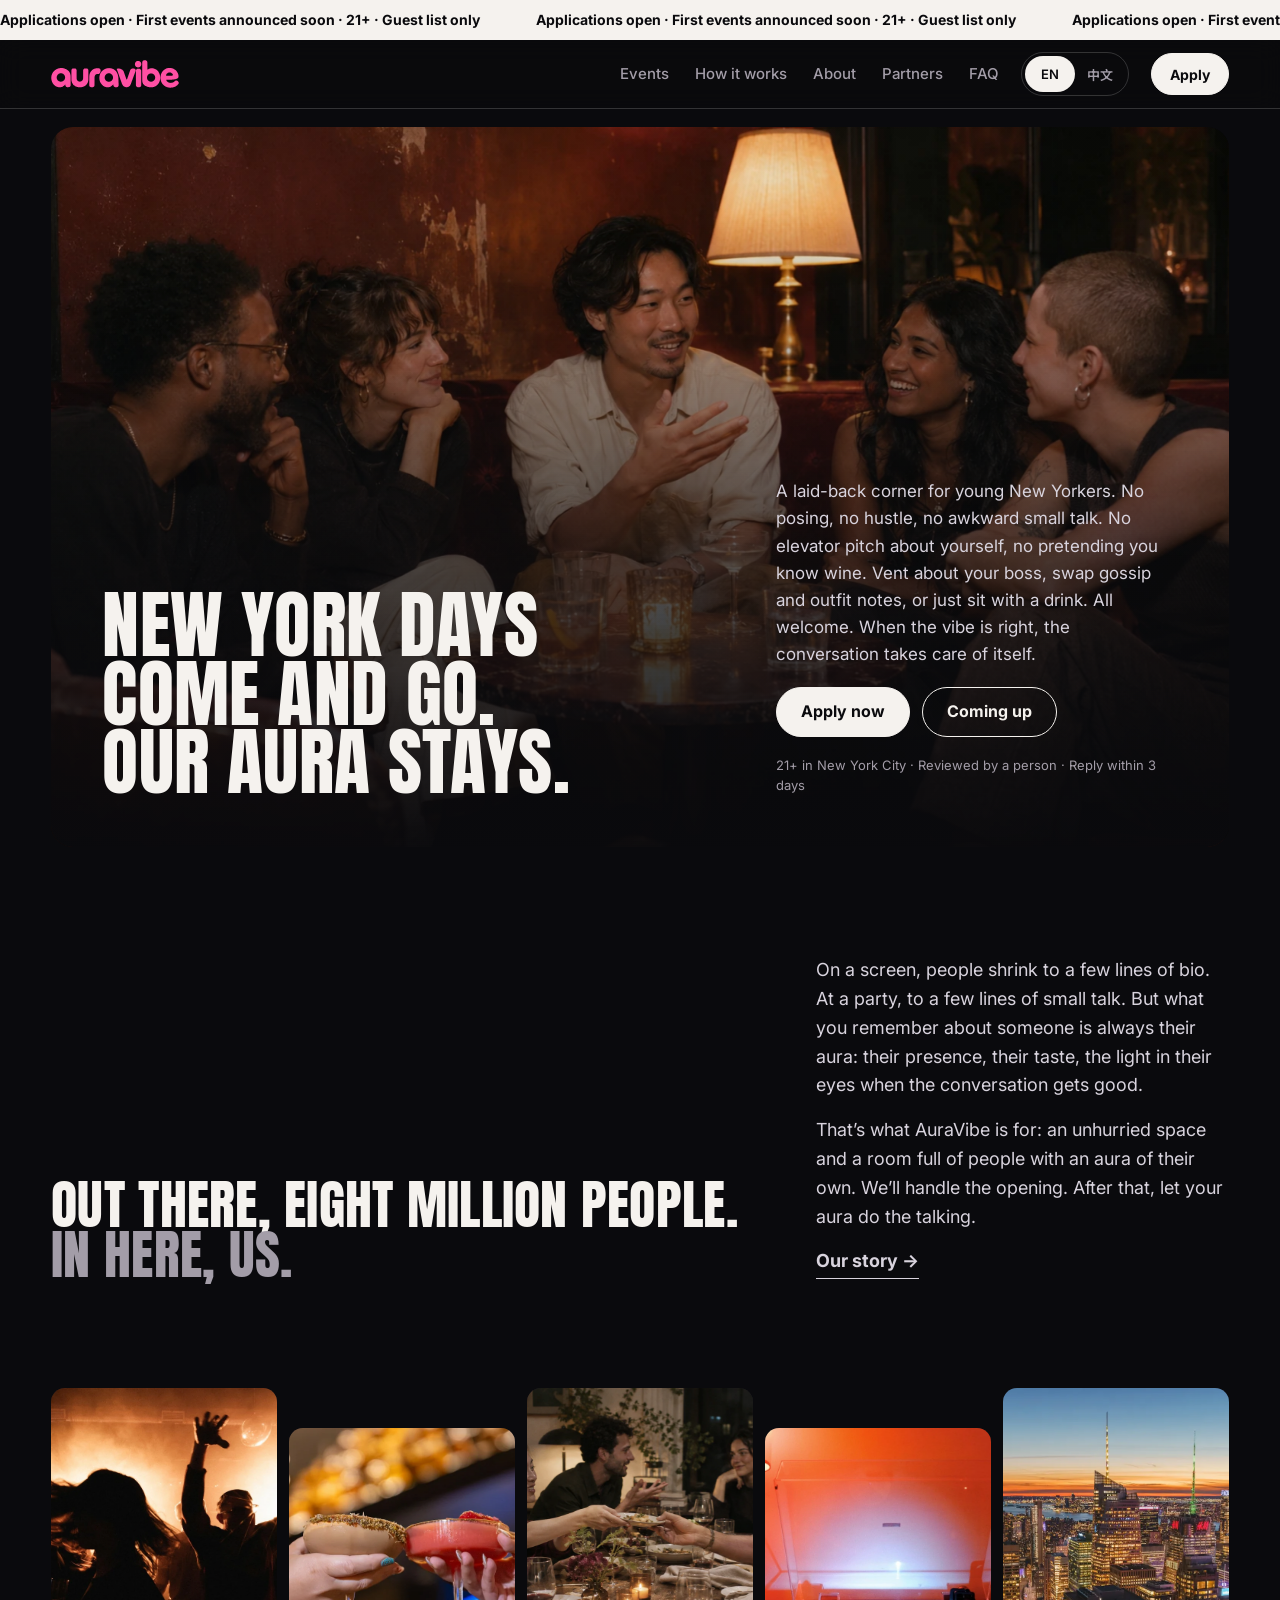
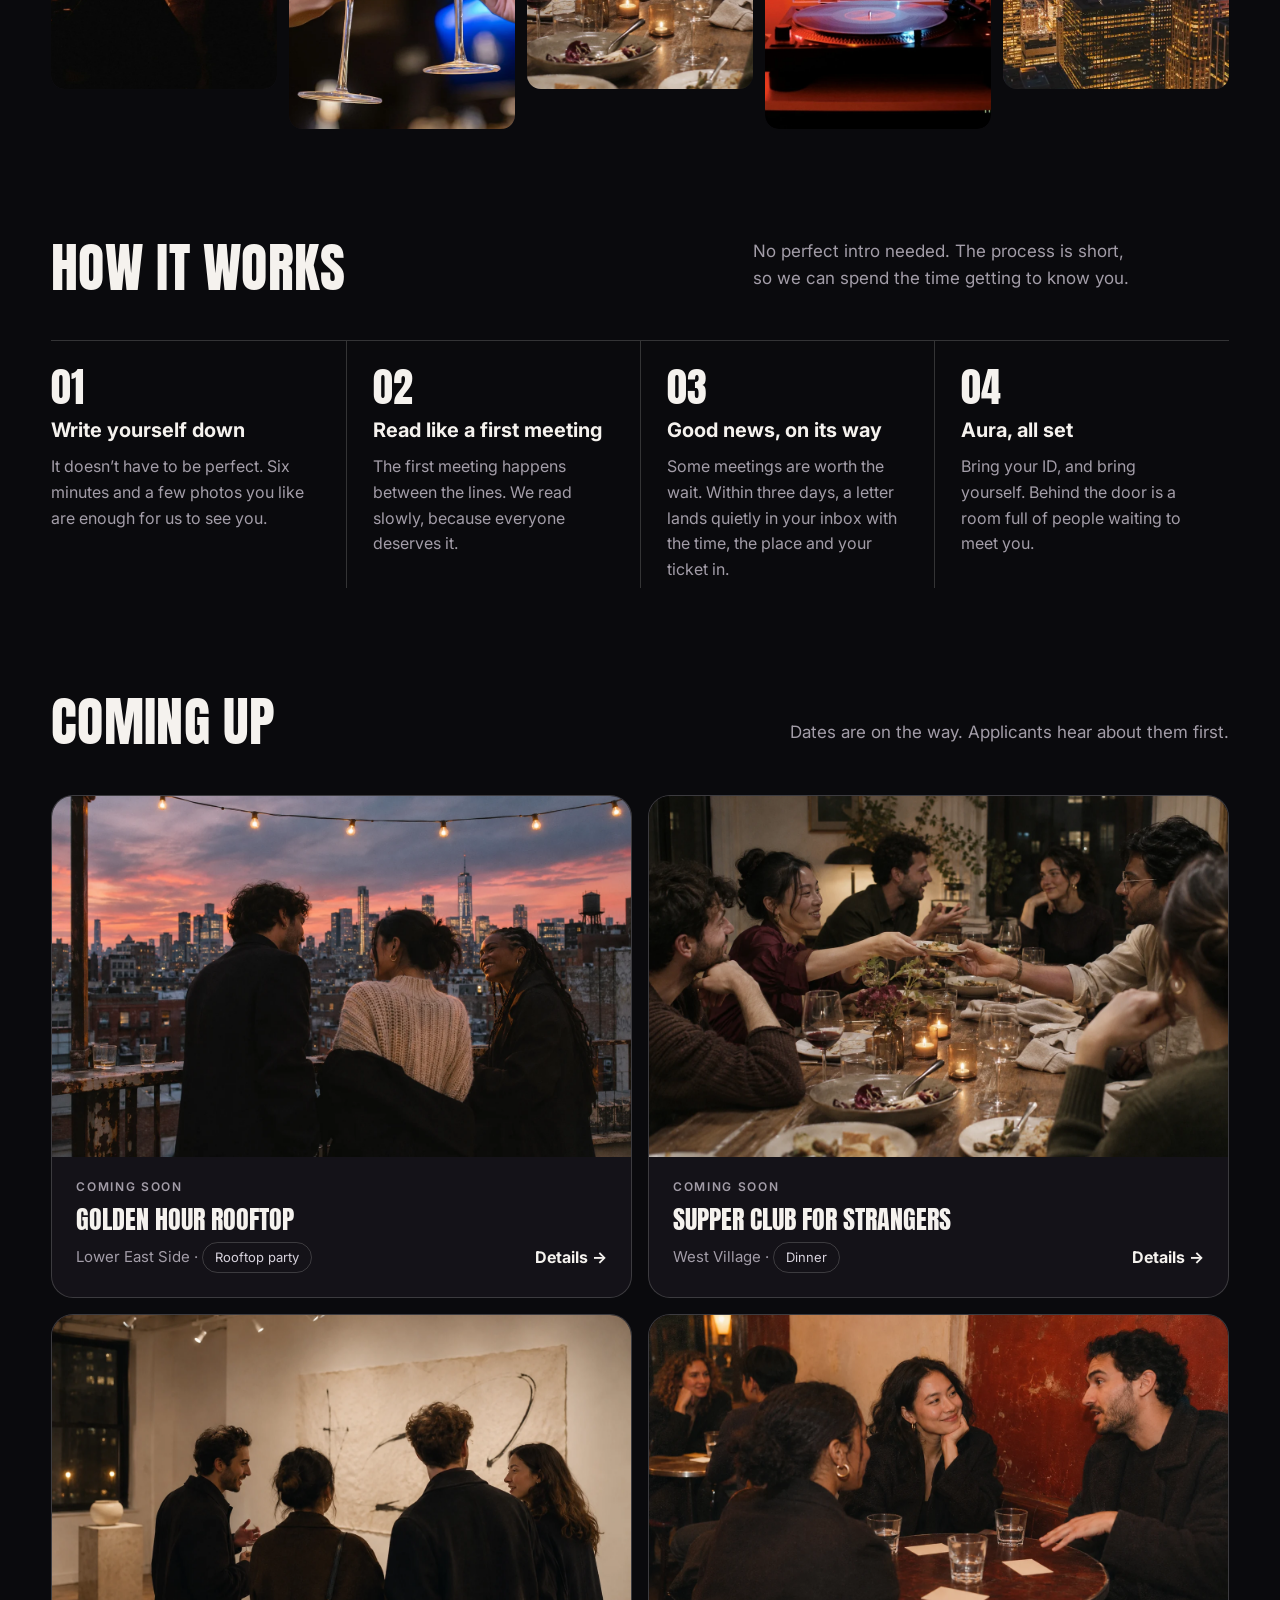
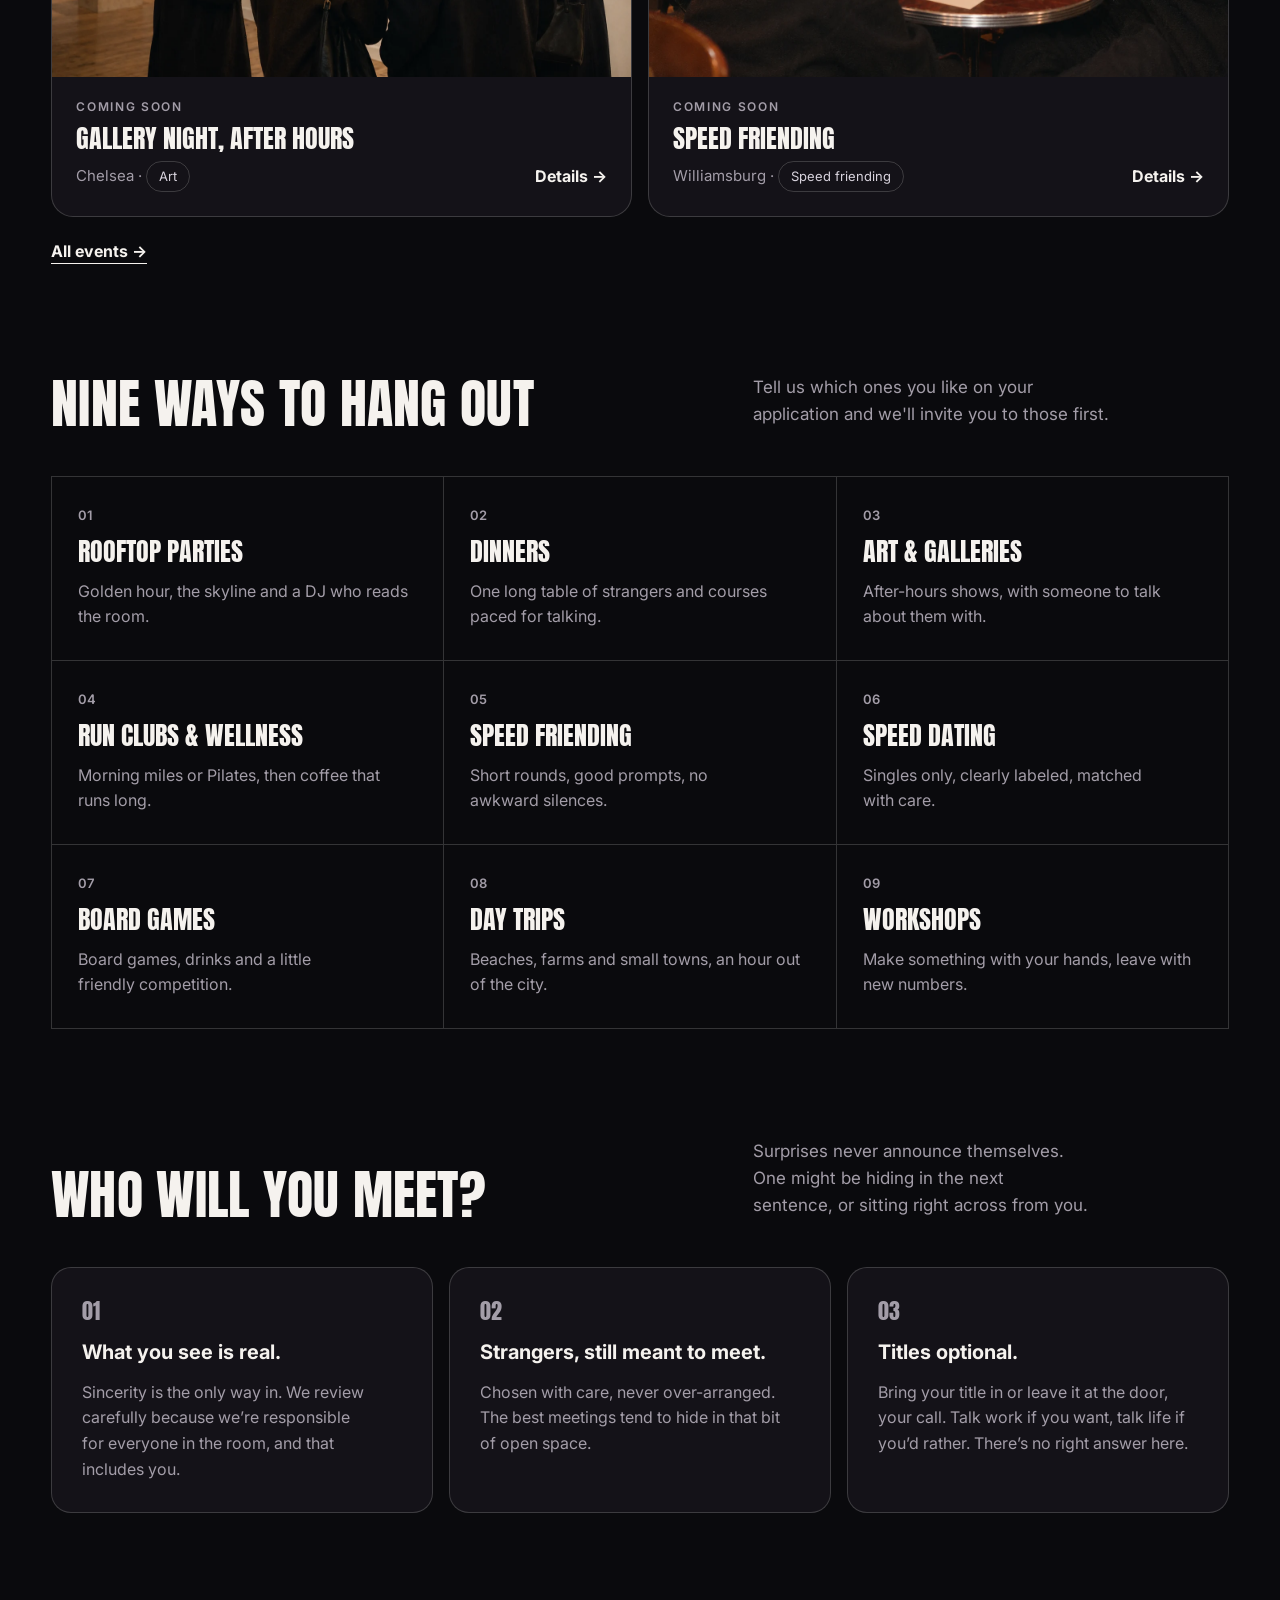
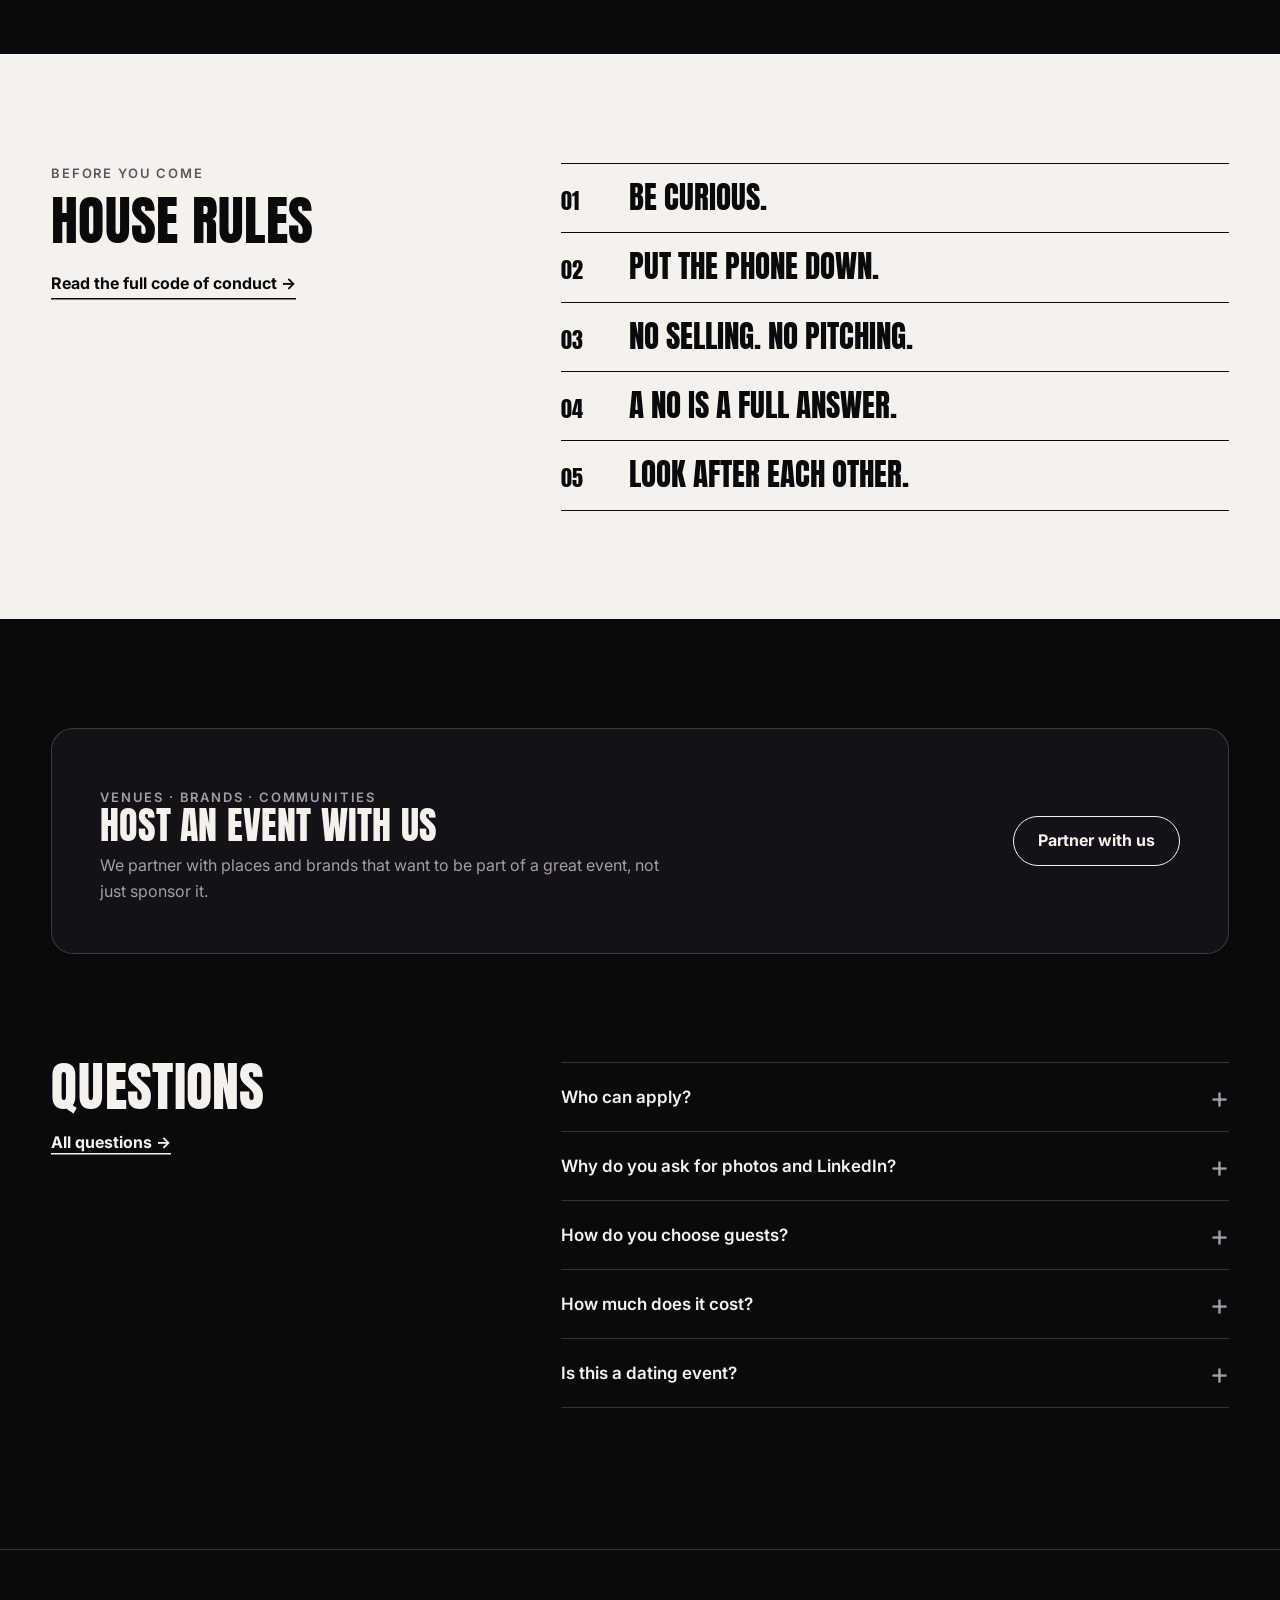
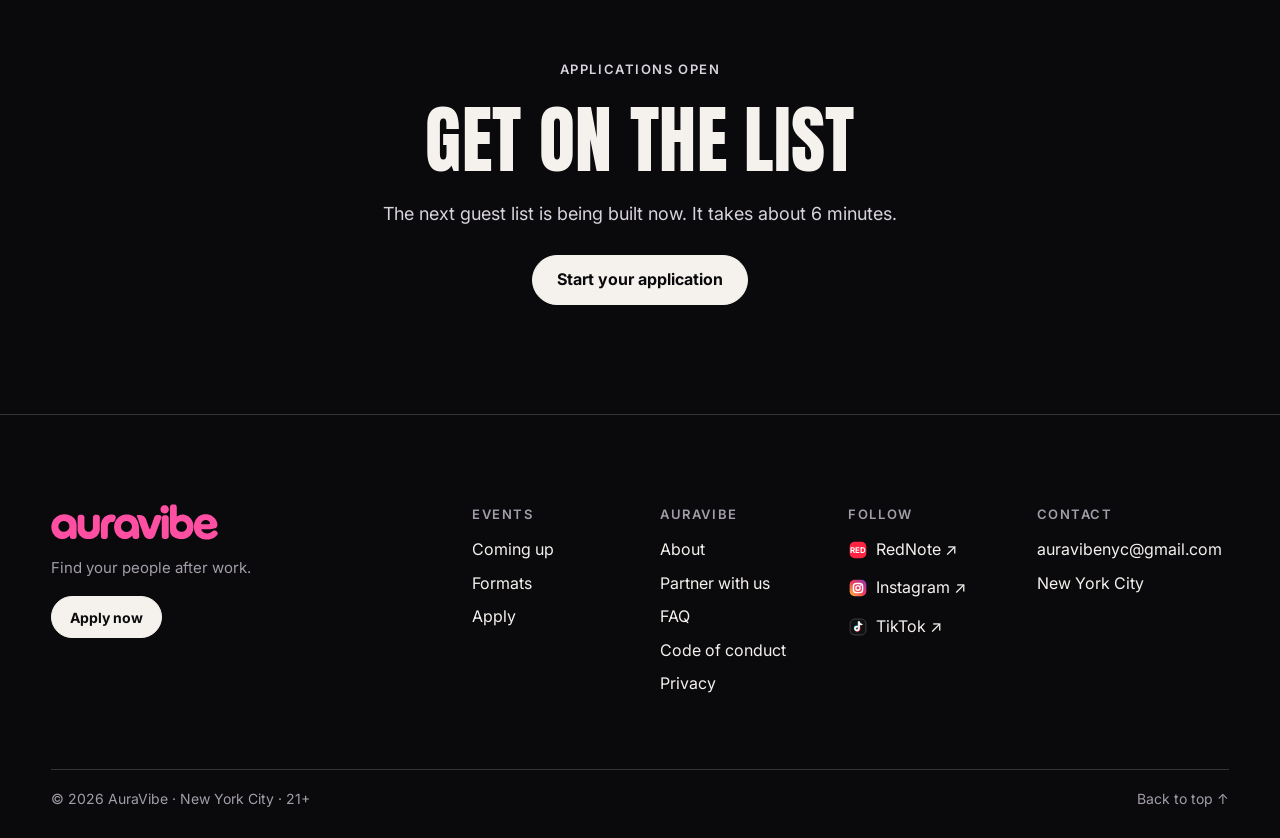
<file: index.html>
<!DOCTYPE html>
<html lang="en" data-lang="en" data-title-en="AuraVibe · Find your people after work" data-title-zh="AuraVibe · 工作之余，找到灵魂契合的人">
<head>
<meta charset="utf-8">
<meta name="viewport" content="width=device-width, initial-scale=1, viewport-fit=cover">
<title>AuraVibe · 工作之余，找到灵魂契合的人 | Find your people after work</title>
<meta name="description" content="AuraVibe 为纽约年轻人办精选社交活动：屋顶派对、私宴、看展、周末出游，工作之余找到灵魂契合的人。Curated social events for young New Yorkers. Apply to get on the guest list.">
<meta property="og:type" content="website">
<meta property="og:site_name" content="AuraVibe">
<meta property="og:title" content="AuraVibe · 工作之余，找到灵魂契合的人 | Find your people after work">
<meta property="og:description" content="AuraVibe 为纽约年轻人办精选社交活动：屋顶派对、私宴、看展、周末出游，工作之余找到灵魂契合的人。Curated social events for young New Yorkers. Apply to get on the guest list.">
<meta property="og:image" content="https://auravibenyc.com/assets/og-cover.png">
<meta property="og:url" content="https://auravibenyc.com/">
<link rel="canonical" href="https://auravibenyc.com/">
<meta name="twitter:card" content="summary_large_image">
<meta name="theme-color" content="#0A0A0D">
<link rel="icon" href="assets/favicon.svg" type="image/svg+xml">
<link rel="apple-touch-icon" href="assets/apple-touch-icon.png">
<link rel="preconnect" href="https://fonts.googleapis.com">
<link rel="preconnect" href="https://fonts.gstatic.com" crossorigin>
<link href="https://fonts.googleapis.com/css2?family=Anton&family=Inter:wght@400;500;600;700&family=Noto+Sans+SC:wght@400;500;700;900&display=swap" rel="stylesheet">
<script>(function(d){try{if(!matchMedia("(prefers-reduced-motion: reduce)").matches){d.classList.add("js-motion");setTimeout(function(){if(!window.__avMotion)d.classList.remove("js-motion")},3500)}}catch(e){}})(document.documentElement)</script>
<link rel="stylesheet" href="assets/style.css?v=20261128b">
</head>
<body>
<a class="skip" href="#main">Skip to content</a>
<div class="mq" aria-hidden="true"><div class="tr"><span data-t="en">Applications open · First events announced soon · 21+ · Guest list only</span><span data-t="en">Applications open · First events announced soon · 21+ · Guest list only</span><span data-t="en">Applications open · First events announced soon · 21+ · Guest list only</span><span data-t="en">Applications open · First events announced soon · 21+ · Guest list only</span><span data-t="zh">正在接受申请 · 首批活动即将公布 · 21 岁以上 · 仅限受邀名单</span><span data-t="zh">正在接受申请 · 首批活动即将公布 · 21 岁以上 · 仅限受邀名单</span><span data-t="zh">正在接受申请 · 首批活动即将公布 · 21 岁以上 · 仅限受邀名单</span><span data-t="zh">正在接受申请 · 首批活动即将公布 · 21 岁以上 · 仅限受邀名单</span></div></div>
<header class="nav">
  <div class="wrap pad in">
    <a class="home" href="index.html" aria-label="AuraVibe home"><img class="logo" src="assets/logo-pink.svg" alt="AuraVibe" width="1099" height="239"></a>
    <nav aria-label="Main"><a href="events.html"><span data-t="en">Events</span><span data-t="zh">活动</span></a><a href="index.html#how"><span data-t="en">How it works</span><span data-t="zh">参加流程</span></a><a href="about.html"><span data-t="en">About</span><span data-t="zh">关于我们</span></a><a href="partners.html"><span data-t="en">Partners</span><span data-t="zh">合作</span></a><a href="faq.html"><span data-t="en">FAQ</span><span data-t="zh">常见问题</span></a></nav>
    <div class="lang" role="group" aria-label="Language"><button type="button" data-lang="en" aria-pressed="true">EN</button><button type="button" data-lang="zh" aria-pressed="false">中文</button></div>
    <a class="btn solid" href="apply.html"><span data-t="en">Apply</span><span data-t="zh">申请加入</span></a>
    <button type="button" class="menu-btn" aria-label="Menu" aria-expanded="false" aria-controls="mnav"><svg aria-hidden="true" viewBox="0 0 24 24" fill="none" stroke="currentColor" stroke-width="1.8" stroke-linecap="round"><path d="M4 7h16M4 12h16M4 17h16"/></svg></button>
  </div>
  <div class="mnav wrap pad" id="mnav"><a href="events.html"><span data-t="en">Events</span><span data-t="zh">活动</span></a><a href="index.html#how"><span data-t="en">How it works</span><span data-t="zh">参加流程</span></a><a href="about.html"><span data-t="en">About</span><span data-t="zh">关于我们</span></a><a href="partners.html"><span data-t="en">Partners</span><span data-t="zh">合作</span></a><a href="faq.html"><span data-t="en">FAQ</span><span data-t="zh">常见问题</span></a><a class="btn solid" href="apply.html"><span data-t="en">Apply now</span><span data-t="zh">立即申请</span></a></div>
</header>
<main id="main">

  <section class="hero wrap pad" aria-labelledby="h1">
    <div class="ph photo-frame" data-photo="hero"><img class="photo-img" src="assets/editorial/hero.webp" width="1536" height="1024" alt="Five people talk around a small table in a warmly lit room." data-alt-en="Five people talk around a small table in a warmly lit room." data-alt-zh="五个人在暖光下围着一张小桌聊天。" fetchpriority="high" decoding="async">
      <div class="copy">
        <h1 class="disp" id="h1"><span data-t="en">New York days come and go. Our aura stays.</span><span data-t="zh"><span class="nb">纽约的日子，</span><br><span class="nb">过了一天又一天，</span><br><span class="nb">我们的 aura，</span><br><span class="nb">一直都在。</span></span></h1>
        <div class="pitch">
          <p><span data-t="en">A laid-back corner for young New Yorkers. No posing, no hustle, no awkward small talk. No elevator pitch about yourself, no pretending you know wine. Vent about your boss, swap gossip and outfit notes, or just sit with a drink. All welcome. When the vibe is right, the conversation takes care of itself.</span><span data-t="zh">纽约年轻人的松弛角落。不装、不卷、不尬聊，不用准备自我介绍，也不用假装很懂红酒。吐槽上司、分享八卦、交换穿搭心得，或者什么都不干，只是坐着喝杯东西，都欢迎。在这里，频率对了，话就自然多了。</span></p>
          <div class="row"><a class="btn solid" href="apply.html"><span data-t="en">Apply now</span><span data-t="zh">立即申请</span></a><a class="btn ghost" href="events.html"><span data-t="en">Coming up</span><span data-t="zh">即将开放的活动</span></a></div>
          <small><span data-t="en">21+ in New York City · Reviewed by a person · Reply within 3 days</span><span data-t="zh">纽约 21 岁以上 · 真人审核 · 3 天内回复</span></small>
        </div>
      </div>
    </div>
  </section>

  <section class="wrap pad sec" aria-labelledby="mani">
    <div class="mani">
      <h2 class="disp" id="mani"><span data-t="en">Out there, eight million people. <em>In here, us.</em></span><span data-t="zh"><span class="nb">纽约有八百万人，</span><span class="nb">外面是纽约，</span><span class="nb">里面是我们。</span><em><span class="nb">纽约是世界的，</span><span class="nb">这里是我们的。</span></em></span></h2>
      <div class="body">
        <p><span data-t="en">On a screen, people shrink to a few lines of bio. At a party, to a few lines of small talk. But what you remember about someone is always their aura: their presence, their taste, the light in their eyes when the conversation gets good.</span><span data-t="zh">屏幕上，人只剩几行简介；派对上，人只剩几句寒暄。但真正让人记住的，从来是一个人的 aura：气场、品味，和聊起天来眼里的那点光。</span></p>
        <p><span data-t="en">That’s what AuraVibe is for: an unhurried space and a room full of people with an aura of their own. We’ll handle the opening. After that, let your aura do the talking.</span><span data-t="zh">AuraVibe 为此而来：一个从容的空间，一群各有 aura 的人。开场交给我们，剩下的，让你的 aura 自己说话。</span></p>
        <a class="arrow" href="about.html" style="align-self:flex-start"><span data-t="en">Our story →</span><span data-t="zh">我们的故事 →</span></a>
      </div>
    </div>
  </section>

  <div class="wrap pad"><figure class="photo-strip"><div class="strip"><div class="ph photo-frame" data-photo="strip1"><img class="photo-img" src="assets/photos/dance-floor.webp" width="675" height="900" alt="People dance in silhouette under warm lights." data-alt-en="People dance in silhouette under warm lights." data-alt-zh="暖光下，舞池里的人们化作剪影。" loading="lazy" decoding="async"></div><div class="ph photo-frame" data-photo="strip2"><img class="photo-img" src="assets/photos/bar-conversation.webp" width="675" height="900" alt="Two hands raise cocktail glasses in a dim bar." data-alt-en="Two hands raise cocktail glasses in a dim bar." data-alt-zh="昏暗的酒吧里，两只手举起鸡尾酒杯。" loading="lazy" decoding="async"></div><div class="ph photo-frame" data-photo="strip3"><img class="photo-img" src="assets/editorial/supper.webp" width="1440" height="960" alt="People pass a plate around a candlelit dinner table." data-alt-en="People pass a plate around a candlelit dinner table." data-alt-zh="几个人围坐在烛光餐桌边传递餐盘。" loading="lazy" decoding="async"></div><div class="ph photo-frame" data-photo="strip4"><img class="photo-img" src="assets/photos/dj-vinyl.webp" width="675" height="900" alt="A record player under deep red light." data-alt-en="A record player under deep red light." data-alt-zh="深红灯光下的黑胶唱机。" loading="lazy" decoding="async"></div><div class="ph photo-frame" data-photo="strip5"><img class="photo-img" src="assets/photos/nyc-at-dusk.webp" width="675" height="900" alt="The Manhattan skyline at dusk." data-alt-en="The Manhattan skyline at dusk." data-alt-zh="黄昏时的曼哈顿天际线。" loading="lazy" decoding="async"></div></div></figure></div>

  <section class="wrap pad sec" id="how" aria-labelledby="how-h">
    <div class="sh"><h2 class="disp" id="how-h"><span data-t="en">How it works</span><span data-t="zh">参加流程</span></h2><p><span data-t="en">No perfect intro needed. The process is short, so we can spend the time getting to know you.</span><span data-t="zh">不需要完美的自我介绍，流程很短，我们想把时间留给认识你。</span></p></div>
    <ol class="steps4"><li><b>01</b><h3><span data-t="en">Write yourself down</span><span data-t="zh">提笔，写下你</span></h3><p><span data-t="en">It doesn’t have to be perfect. Six minutes and a few photos you like are enough for us to see you.</span><span data-t="zh">不必写得完美。6 分钟，几张你喜欢的照片，就足够让我们看见你。</span></p></li><li><b>02</b><h3><span data-t="en">Read like a first meeting</span><span data-t="zh">读你，如初见</span></h3><p><span data-t="en">The first meeting happens between the lines. We read slowly, because everyone deserves it.</span><span data-t="zh">第一面，发生在字里行间。我们读得很慢，因为每个人都值得。</span></p></li><li><b>03</b><h3><span data-t="en">Good news, on its way</span><span data-t="zh">稍候，佳音至</span></h3><p><span data-t="en">Some meetings are worth the wait. Within three days, a letter lands quietly in your inbox with the time, the place and your ticket in.</span><span data-t="zh">有些相遇，值得等一等。三日之内，一封信会悄悄落进你的邮箱，里面写着时间、地点，和你的入场券。</span></p></li><li><b>04</b><h3><span data-t="en">Aura, all set</span><span data-t="zh">Aura，已就位</span></h3><p><span data-t="en">Bring your ID, and bring yourself. Behind the door is a room full of people waiting to meet you.</span><span data-t="zh">带上证件，带上你自己。门后，是一屋子等着认识你的人。</span></p></li></ol>
  </section>

  <section class="wrap pad" id="nights" aria-labelledby="nights-h">
    <div class="sh"><h2 class="disp" id="nights-h"><span data-t="en">Coming up</span><span data-t="zh">即将开放的活动</span></h2><p><span data-t="en">Dates are on the way. Applicants hear about them first.</span><span data-t="zh">具体日期即将公布，已申请的嘉宾会第一时间收到通知。</span></p></div>
    <div class="evgrid rail"><a class="ev" href="event-golden-hour-rooftop.html"><div class="ph photo-frame" data-photo="ev-golden-hour-rooftop"><img class="photo-img" src="assets/editorial/rooftop.webp" width="1440" height="960" alt="" loading="lazy" decoding="async"></div><div class="body"><span class="d"><span data-t="en">Coming soon</span><span data-t="zh">即将公布</span></span><h3><span data-t="en">Golden Hour Rooftop</span><span data-t="zh">黄昏屋顶派对</span></h3><span class="meta"><span data-t="en">Lower East Side</span><span data-t="zh">下东区</span> · <span class="pill"><span data-t="en">Rooftop party</span><span data-t="zh">屋顶派对</span></span></span><span class="go"><span data-t="en">Details →</span><span data-t="zh">查看详情 →</span></span></div></a><a class="ev" href="event-supper-club-for-strangers.html"><div class="ph photo-frame" data-photo="ev-supper-club-for-strangers"><img class="photo-img" src="assets/editorial/supper.webp" width="1440" height="960" alt="" loading="lazy" decoding="async"></div><div class="body"><span class="d"><span data-t="en">Coming soon</span><span data-t="zh">即将公布</span></span><h3><span data-t="en">Supper Club for Strangers</span><span data-t="zh">陌生人晚宴</span></h3><span class="meta"><span data-t="en">West Village</span><span data-t="zh">西村</span> · <span class="pill"><span data-t="en">Dinner</span><span data-t="zh">晚宴</span></span></span><span class="go"><span data-t="en">Details →</span><span data-t="zh">查看详情 →</span></span></div></a><a class="ev" href="event-gallery-night-after-hours.html"><div class="ph photo-frame" data-photo="ev-gallery-night-after-hours"><img class="photo-img" src="assets/editorial/gallery.webp" width="1440" height="960" alt="" loading="lazy" decoding="async"></div><div class="body"><span class="d"><span data-t="en">Coming soon</span><span data-t="zh">即将公布</span></span><h3><span data-t="en">Gallery Night, After Hours</span><span data-t="zh">闭馆后的画廊夜</span></h3><span class="meta"><span data-t="en">Chelsea</span><span data-t="zh">切尔西</span> · <span class="pill"><span data-t="en">Art</span><span data-t="zh">艺术</span></span></span><span class="go"><span data-t="en">Details →</span><span data-t="zh">查看详情 →</span></span></div></a><a class="ev" href="event-speed-friending.html"><div class="ph photo-frame" data-photo="ev-speed-friending"><img class="photo-img" src="assets/editorial/friending.webp" width="1440" height="960" alt="" loading="lazy" decoding="async"></div><div class="body"><span class="d"><span data-t="en">Coming soon</span><span data-t="zh">即将公布</span></span><h3><span data-t="en">Speed Friending</span><span data-t="zh">极速交友局</span></h3><span class="meta"><span data-t="en">Williamsburg</span><span data-t="zh">威廉斯堡</span> · <span class="pill"><span data-t="en">Speed friending</span><span data-t="zh">快速交友</span></span></span><span class="go"><span data-t="en">Details →</span><span data-t="zh">查看详情 →</span></span></div></a></div>
    <p style="margin-top:22px"><a class="arrow" href="events.html"><span data-t="en">All events →</span><span data-t="zh">全部活动 →</span></a></p>
  </section>

  <section class="wrap pad sec" id="formats" aria-labelledby="formats-h">
    <div class="sh"><h2 class="disp" id="formats-h"><span data-t="en">Nine ways to hang out</span><span data-t="zh">九种玩法</span></h2><p><span data-t="en">Tell us which ones you like on your application and we'll invite you to those first.</span><span data-t="zh">在申请里告诉我们你喜欢哪几种，我们会优先邀请你参加。</span></p></div>
    <div class="formats"><div><small>01</small><h3><span data-t="en">Rooftop parties</span><span data-t="zh">屋顶派对</span></h3><p><span data-t="en">Golden hour, the skyline and a DJ who reads the room.</span><span data-t="zh">黄金时刻、城市天际线，还有一个懂气氛的 DJ。</span></p></div><div><small>02</small><h3><span data-t="en">Dinners</span><span data-t="zh">晚宴</span></h3><p><span data-t="en">One long table of strangers and courses paced for talking.</span><span data-t="zh">一张坐满陌生人的长桌，上菜节奏刚好留给聊天。</span></p></div><div><small>03</small><h3><span data-t="en">Art & galleries</span><span data-t="zh">艺术与看展</span></h3><p><span data-t="en">After-hours shows, with someone to talk about them with.</span><span data-t="zh">闭馆后的展览，看完有人一起聊。</span></p></div><div><small>04</small><h3><span data-t="en">Run clubs & wellness</span><span data-t="zh">跑团与身心</span></h3><p><span data-t="en">Morning miles or Pilates, then coffee that runs long.</span><span data-t="zh">晨跑或普拉提，然后是一杯越聊越久的咖啡。</span></p></div><div><small>05</small><h3><span data-t="en">Speed friending</span><span data-t="zh">快速交友</span></h3><p><span data-t="en">Short rounds, good prompts, no awkward silences.</span><span data-t="zh">短轮次、好话题，不冷场。</span></p></div><div><small>06</small><h3><span data-t="en">Speed dating</span><span data-t="zh">快速约会</span></h3><p><span data-t="en">Singles only, clearly labeled, matched with care.</span><span data-t="zh">仅限单身，提前标明，用心匹配。</span></p></div><div><small>07</small><h3><span data-t="en">Board games</span><span data-t="zh">桌游局</span></h3><p><span data-t="en">Board games, drinks and a little friendly competition.</span><span data-t="zh">桌游、饮料，加一点友好的胜负欲。</span></p></div><div><small>08</small><h3><span data-t="en">Day trips</span><span data-t="zh">一日游</span></h3><p><span data-t="en">Beaches, farms and small towns, an hour out of the city.</span><span data-t="zh">出城一小时，海边、农场和小镇。</span></p></div><div><small>09</small><h3><span data-t="en">Workshops</span><span data-t="zh">手作工作坊</span></h3><p><span data-t="en">Make something with your hands, leave with new numbers.</span><span data-t="zh">亲手做点东西，顺便加上几个新朋友。</span></p></div></div>
  </section>

  <section class="wrap pad" style="padding-bottom:clamp(80px,11vw,160px)" aria-labelledby="room-h">
    <div class="sh"><h2 class="disp" id="room-h"><span data-t="en">Who will you meet?</span><span data-t="zh">你会遇见谁？</span></h2><p><span data-t="en">Surprises never announce themselves. One might be hiding in the next sentence, or sitting right across from you.</span><span data-t="zh">惊喜从不预告。它可能藏在下一句话里，也可能就坐在你对面。</span></p></div>
    <div class="room"><div><b>01</b><h3><span data-t="en">What you see is real.</span><span data-t="zh">所见，即所得</span></h3><p><span data-t="en">Sincerity is the only way in. We review carefully because we’re responsible for everyone in the room, and that includes you.</span><span data-t="zh">真诚，是这里唯一的入场必杀技。我们的审核很严格，因为对每一位到场的人负责，也是对你负责。</span></p></div><div><b>02</b><h3><span data-t="en">Strangers, still meant to meet.</span><span data-t="zh">萍水，亦相逢</span></h3><p><span data-t="en">Chosen with care, never over-arranged. The best meetings tend to hide in that bit of open space.</span><span data-t="zh">用心挑选，不刻意安排。最好玩的相遇，往往就藏在这一点留白里。</span></p></div><div><b>03</b><h3><span data-t="en">Titles optional.</span><span data-t="zh">英雄，不问出处</span></h3><p><span data-t="en">Bring your title in or leave it at the door, your call. Talk work if you want, talk life if you’d rather. There’s no right answer here.</span><span data-t="zh">头衔可以带进来，也可以留在门外，全看你心情。想聊工作就聊工作，想聊生活就聊生活，这里没有标准答案。</span></p></div></div>
  </section>

  <section class="rules sec" aria-labelledby="rules-h">
    <div class="wrap pad in">
      <div><p class="eyebrow"><span data-t="en">Before you come</span><span data-t="zh">参加之前</span></p><h2 class="disp" id="rules-h"><span data-t="en">House rules</span><span data-t="zh">现场守则</span></h2>
        <a class="arrow" href="conduct.html"><span data-t="en">Read the full code of conduct →</span><span data-t="zh">阅读完整行为准则 →</span></a></div>
      <ol><li><b>01</b><span data-t="en">Be curious.</span><span data-t="zh">保持好奇。</span></li><li><b>02</b><span data-t="en">Put the phone down.</span><span data-t="zh">放下手机。</span></li><li><b>03</b><span data-t="en">No selling. No pitching.</span><span data-t="zh">不推销，不打广告。</span></li><li><b>04</b><span data-t="en">A no is a full answer.</span><span data-t="zh">尊重每一个“不”。</span></li><li><b>05</b><span data-t="en">Look after each other.</span><span data-t="zh">互相照应。</span></li></ol>
    </div>
  </section>

  <section class="wrap pad sec" aria-label="Partners">
    <div class="band">
      <div><p class="eyebrow"><span data-t="en">Venues · Brands · Communities</span><span data-t="zh">场地 · 品牌 · 社群</span></p><h2 class="disp"><span data-t="en">Host an event with us</span><span data-t="zh">和我们一起办一场</span></h2>
        <p><span data-t="en">We partner with places and brands that want to be part of a great event, not just sponsor it.</span><span data-t="zh">我们想携手的，是愿意真正参与进来、一起把活动办好的场地和品牌，而不只是挂个赞助名。</span></p></div>
      <a class="btn ghost" href="partners.html"><span data-t="en">Partner with us</span><span data-t="zh">携手同行</span></a>
    </div>
  </section>

  <section class="wrap pad faq" style="padding-bottom:clamp(80px,11vw,160px)" aria-labelledby="faq-h">
    <div><h2 class="disp" id="faq-h"><span data-t="en">Questions</span><span data-t="zh">常见问题</span></h2><p style="margin-top:18px"><a class="arrow" href="faq.html"><span data-t="en">All questions →</span><span data-t="zh">全部问题 →</span></a></p></div>
    <div class="qs"><details><summary><span data-t="en">Who can apply?</span><span data-t="zh">谁可以申请？</span></summary><p><span data-t="en">Anyone 21 or older who lives in or around New York. You'll need a valid photo ID at the door.</span><span data-t="zh">年满 21 岁、住在纽约或周边的人都可以申请。入场时需要出示有效的带照片证件。</span></p></details><details><summary><span data-t="en">Why do you ask for photos and LinkedIn?</span><span data-t="zh">为什么需要照片和 LinkedIn？</span></summary><p><span data-t="en">To keep every room real. We use them to confirm you are who you say you are and to check you in. They are never posted or shown to other guests.</span><span data-t="zh">为了保证现场每个人都真实可信。我们只用它们核实身份和入场核对，绝不会公开，也不会给其他嘉宾看。</span></p></details><details><summary><span data-t="en">How do you choose guests?</span><span data-t="zh">你们怎么挑选嘉宾？</span></summary><p><span data-t="en">Someone on our team reads every application and builds each guest list so the room works together: a good mix of interests, backgrounds and personalities. Not getting a spot one time doesn't mean you won't get the next.</span><span data-t="zh">团队成员会逐一阅读申请，让每一场的人彼此聊得来：兴趣、背景和性格都有好的搭配。这一场没排上，不代表下一场也不行。</span></p></details><details><summary><span data-t="en">How much does it cost?</span><span data-t="zh">费用是多少？</span></summary><p><span data-t="en">Each event is ticketed separately. Prices depend on the format and costs, and yours will be in your invite.</span><span data-t="zh">每场活动单独售票，费用会因活动形式和成本而不同，具体写在邀请函里。</span></p></details><details><summary><span data-t="en">Is this a dating event?</span><span data-t="zh">这是相亲活动吗？</span></summary><p><span data-t="en">Mostly no. AuraVibe is about friends and community. Events that are for singles only, like speed dating, are clearly labeled.</span><span data-t="zh">大部分不是。AuraVibe 主要是交朋友、拓展圈子。只限单身参加的活动（比如快速约会）会提前明确标注。</span></p></details></div>
  </section>
  <section class="wrap pad sec cta" aria-labelledby="cta-h"><p class="eyebrow"><span data-t="en">Applications open</span><span data-t="zh">正在接受申请</span></p><h2 class="disp" id="cta-h"><span data-t="en">Get on the list</span><span data-t="zh">申请加入名单</span></h2><p><span data-t="en">The next guest list is being built now. It takes about 6 minutes.</span><span data-t="zh">下一场的宾客名单正在组建中，申请大约只要 6 分钟。</span></p><a class="btn solid" href="apply.html"><span data-t="en">Start your application</span><span data-t="zh">开始申请</span></a></section>

</main>
<div class="mbar" aria-hidden="true"><div class="in"><p><b><span data-t="en">Applications open</span><span data-t="zh">正在接受申请</span></b><small><span data-t="en">About 6 minutes · reply within 3 days</span><span data-t="zh">大约 6 分钟 · 3 天内回复</span></small></p><a class="btn solid" href="apply.html" tabindex="-1"><span data-t="en">Apply</span><span data-t="zh">申请加入</span></a></div></div>
<footer>
  <div class="wrap pad">
    <div class="ftop">
      <div class="fbrand">
        <a class="flogo" href="index.html" aria-label="AuraVibe home"><img src="assets/logo-pink.svg" alt="AuraVibe" width="1099" height="239" loading="lazy"></a>
        <p><span data-t="en">Find your people after work.</span><span data-t="zh">工作之余，找到灵魂契合的人。</span></p>
        <a class="btn solid sm" href="apply.html"><span data-t="en">Apply now</span><span data-t="zh">立即申请</span></a>
      </div>
      <div class="cols">
      <div><h4><span data-t="en">Events</span><span data-t="zh">活动</span></h4><ul><li><a href="events.html"><span data-t="en">Coming up</span><span data-t="zh">即将开放</span></a></li><li><a href="index.html#formats"><span data-t="en">Formats</span><span data-t="zh">活动类型</span></a></li><li><a href="apply.html"><span data-t="en">Apply</span><span data-t="zh">申请加入</span></a></li></ul></div>
      <div><h4><span data-t="en">AuraVibe</span><span data-t="zh">AuraVibe</span></h4><ul><li><a href="about.html"><span data-t="en">About</span><span data-t="zh">关于我们</span></a></li><li><a href="partners.html"><span data-t="en">Partner with us</span><span data-t="zh">合作</span></a></li><li><a href="faq.html">FAQ</a></li><li><a href="conduct.html"><span data-t="en">Code of conduct</span><span data-t="zh">行为准则</span></a></li><li><a href="privacy.html"><span data-t="en">Privacy</span><span data-t="zh">隐私政策</span></a></li></ul></div>
      <div><h4><span data-t="en">Follow</span><span data-t="zh">关注我们</span></h4><ul><li><a class="social" href="https://www.xiaohongshu.com/user/profile/5a4e51594eacab70252dfdb7" target="_blank" rel="noopener"><svg class="ico" aria-hidden="true" viewBox="0 0 24 24"><rect x="2" y="2" width="20" height="20" rx="6" fill="#FF2442"/><text x="12" y="15.6" text-anchor="middle" font-size="9.5" font-weight="700" fill="#fff" font-family="Inter,Arial,sans-serif">RED</text></svg><span class="lbl"><span data-t="en">RedNote</span><span data-t="zh">小红书</span> <span aria-hidden="true">↗</span></span></a></li><li><a class="social" href="https://www.instagram.com/auravibe_nyc/" target="_blank" rel="noopener"><svg class="ico" aria-hidden="true" viewBox="0 0 24 24"><defs><linearGradient id="igg" x1="0" y1="1" x2="1" y2="0"><stop offset="0" stop-color="#FEC53A"/><stop offset=".5" stop-color="#F2385A"/><stop offset="1" stop-color="#8A3AB9"/></linearGradient></defs><rect x="2" y="2" width="20" height="20" rx="6" fill="url(#igg)"/><rect x="6.5" y="6.5" width="11" height="11" rx="3.4" fill="none" stroke="#fff" stroke-width="1.7"/><circle cx="12" cy="12" r="2.6" fill="none" stroke="#fff" stroke-width="1.7"/><circle cx="15.4" cy="8.6" r=".9" fill="#fff"/></svg><span class="lbl">Instagram <span aria-hidden="true">↗</span></span></a></li><li><a class="social" href="https://www.tiktok.com/@fayerr81" target="_blank" rel="noopener"><svg class="ico" aria-hidden="true" viewBox="0 0 24 24"><rect x="2.5" y="2.5" width="19" height="19" rx="5.5" fill="#111" stroke="#4a4550"/><g transform="translate(12 12)"><path d="M1.2-6.2v8.1a2.35 2.35 0 1 1-2.1-2.33" fill="none" stroke="#25F4EE" stroke-width="1.9" transform="translate(-.6 -.5)"/><path d="M1.2-6.2v8.1a2.35 2.35 0 1 1-2.1-2.33" fill="none" stroke="#FE2C55" stroke-width="1.9" transform="translate(.6 .5)"/><path d="M1.2-6.2v8.1a2.35 2.35 0 1 1-2.1-2.33M1.2-6.2c.3 1.9 1.6 3.1 3.4 3.2" fill="none" stroke="#fff" stroke-width="1.9" stroke-linecap="round"/></g></svg><span class="lbl">TikTok <span aria-hidden="true">↗</span></span></a></li></ul></div>
      <div><h4><span data-t="en">Contact</span><span data-t="zh">联系</span></h4><ul><li><a href="mailto:auravibenyc@gmail.com">auravibenyc@gmail.com</a></li><li><span data-t="en">New York City</span><span data-t="zh">纽约</span></li></ul></div>
    </div>
    </div>
    <div class="bar"><span><span data-t="en">© 2026 AuraVibe · New York City · 21+</span><span data-t="zh">© 2026 AuraVibe · 纽约 · 21 岁以上</span></span><a href="#" class="totop"><span data-t="en">Back to top ↑</span><span data-t="zh">回到顶部 ↑</span></a></div>
  </div>
</footer>
<script src="assets/app.js?v=20261128b"></script>
</body>
</html>
</file>
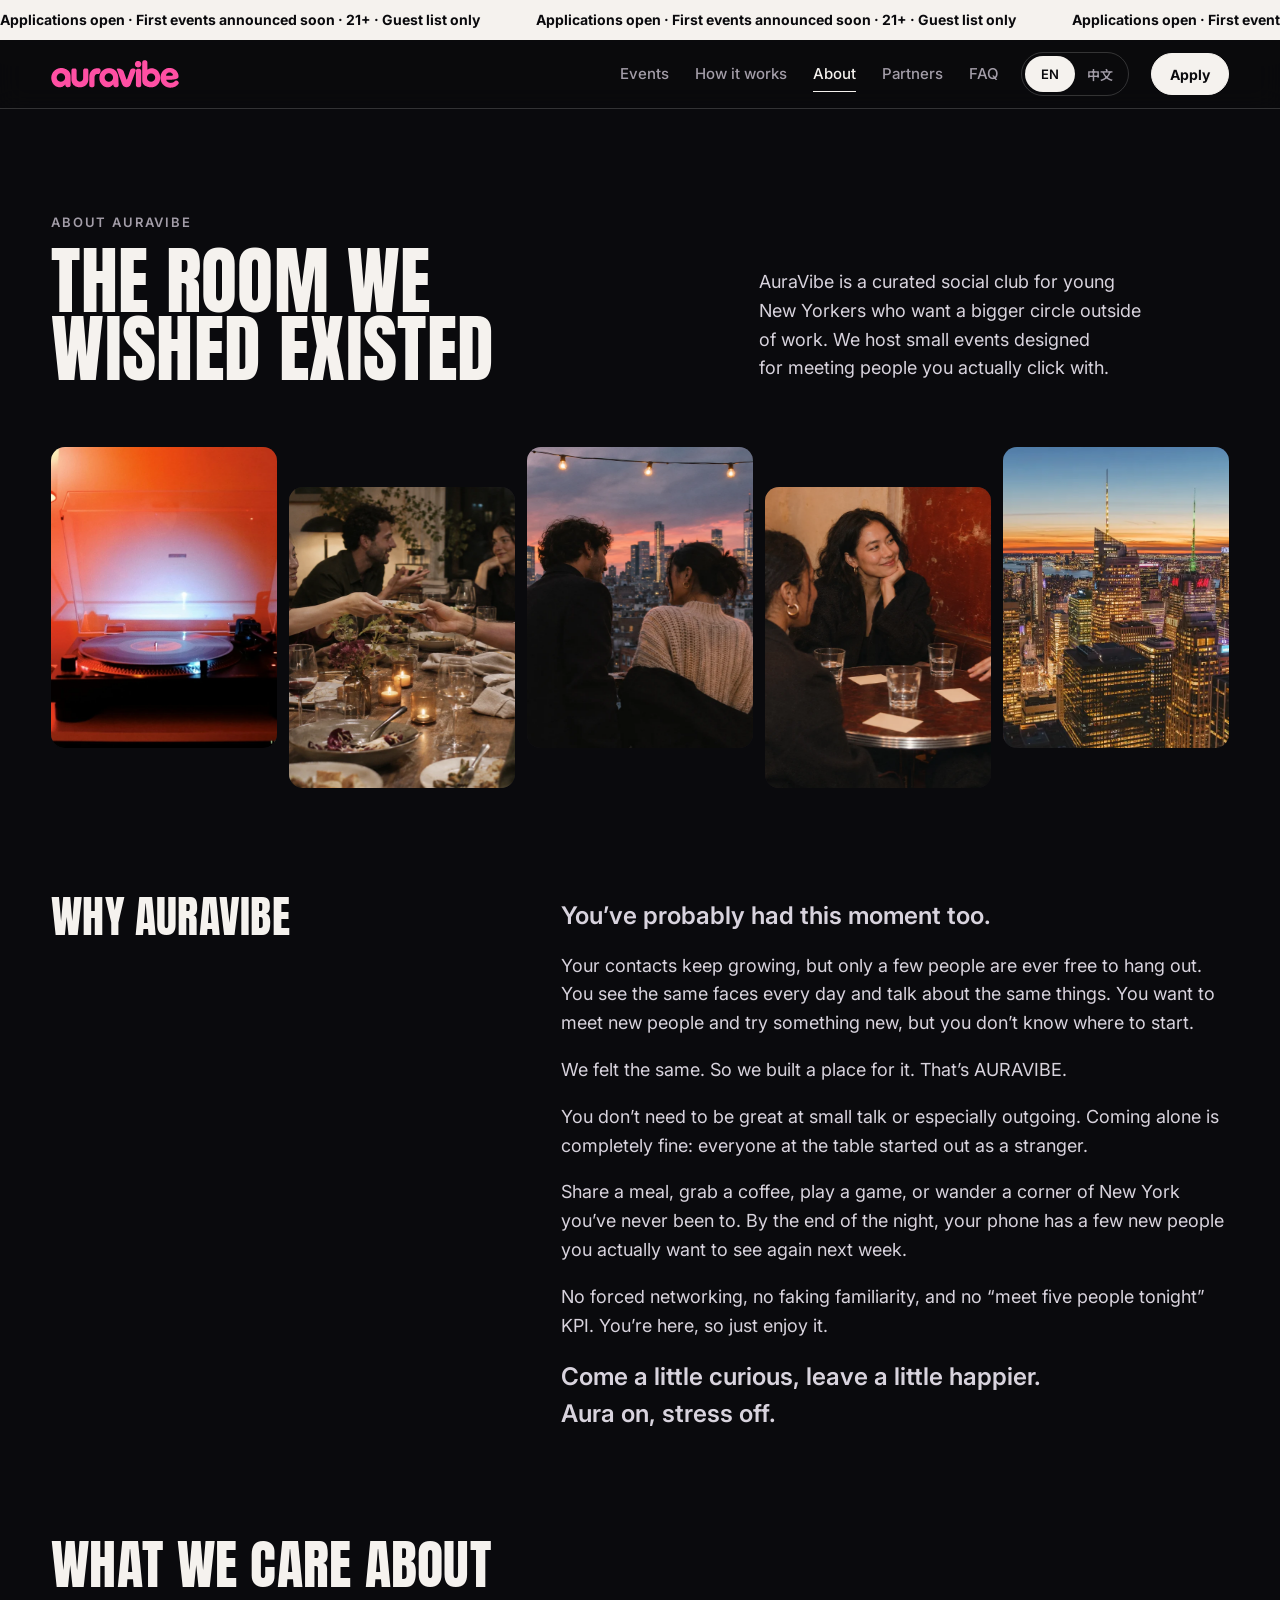
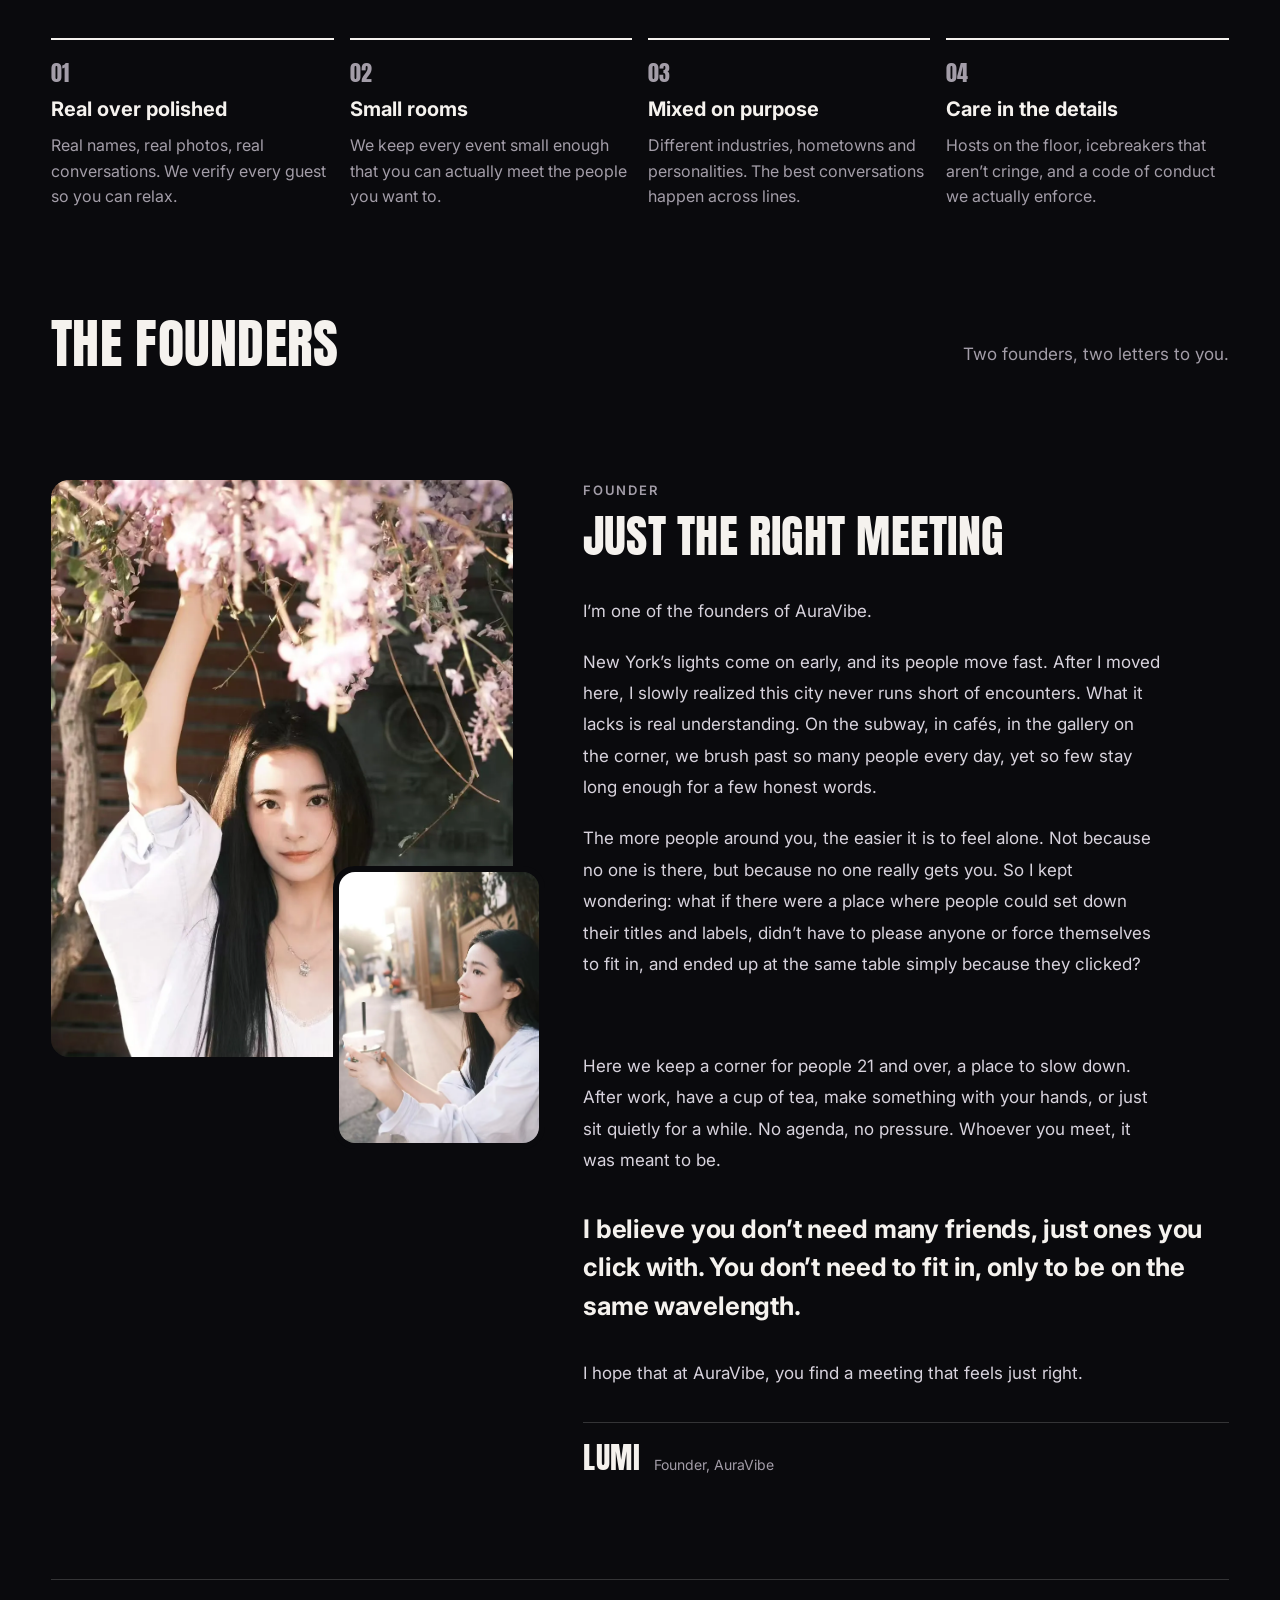
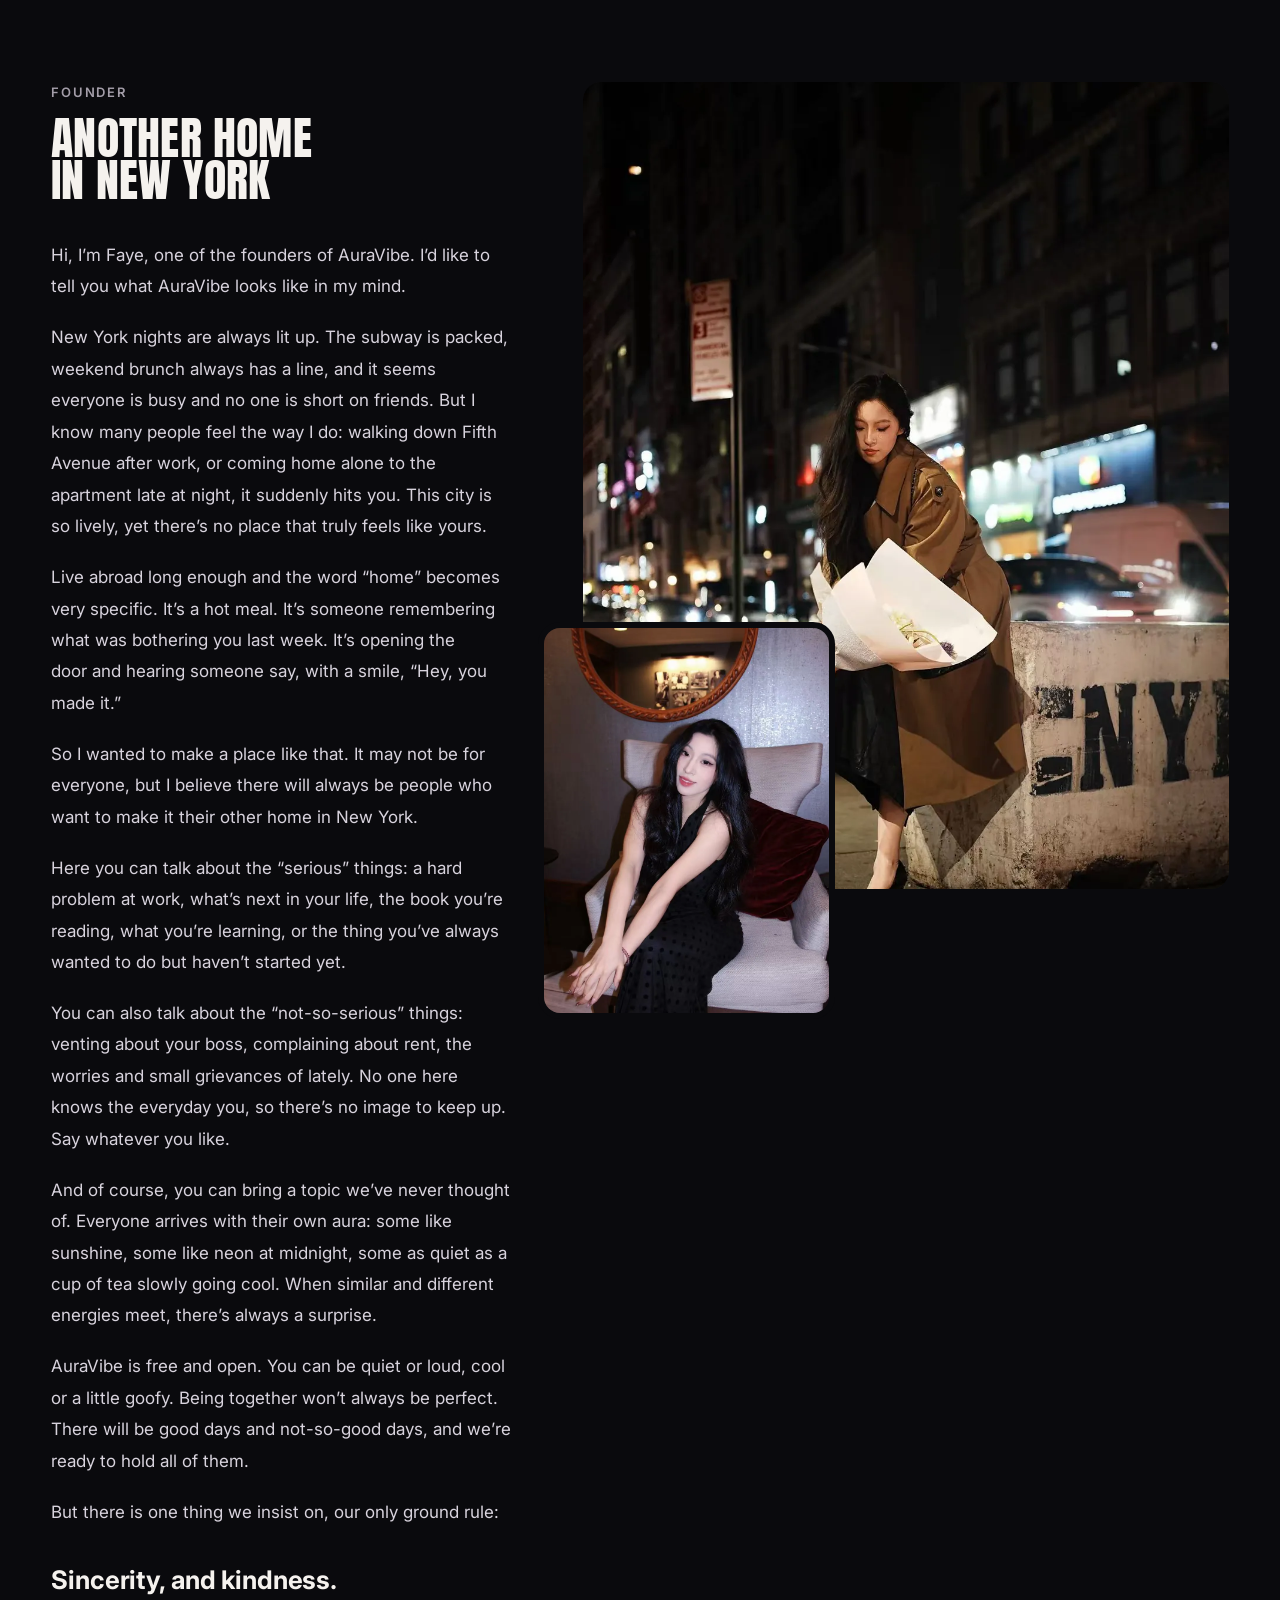
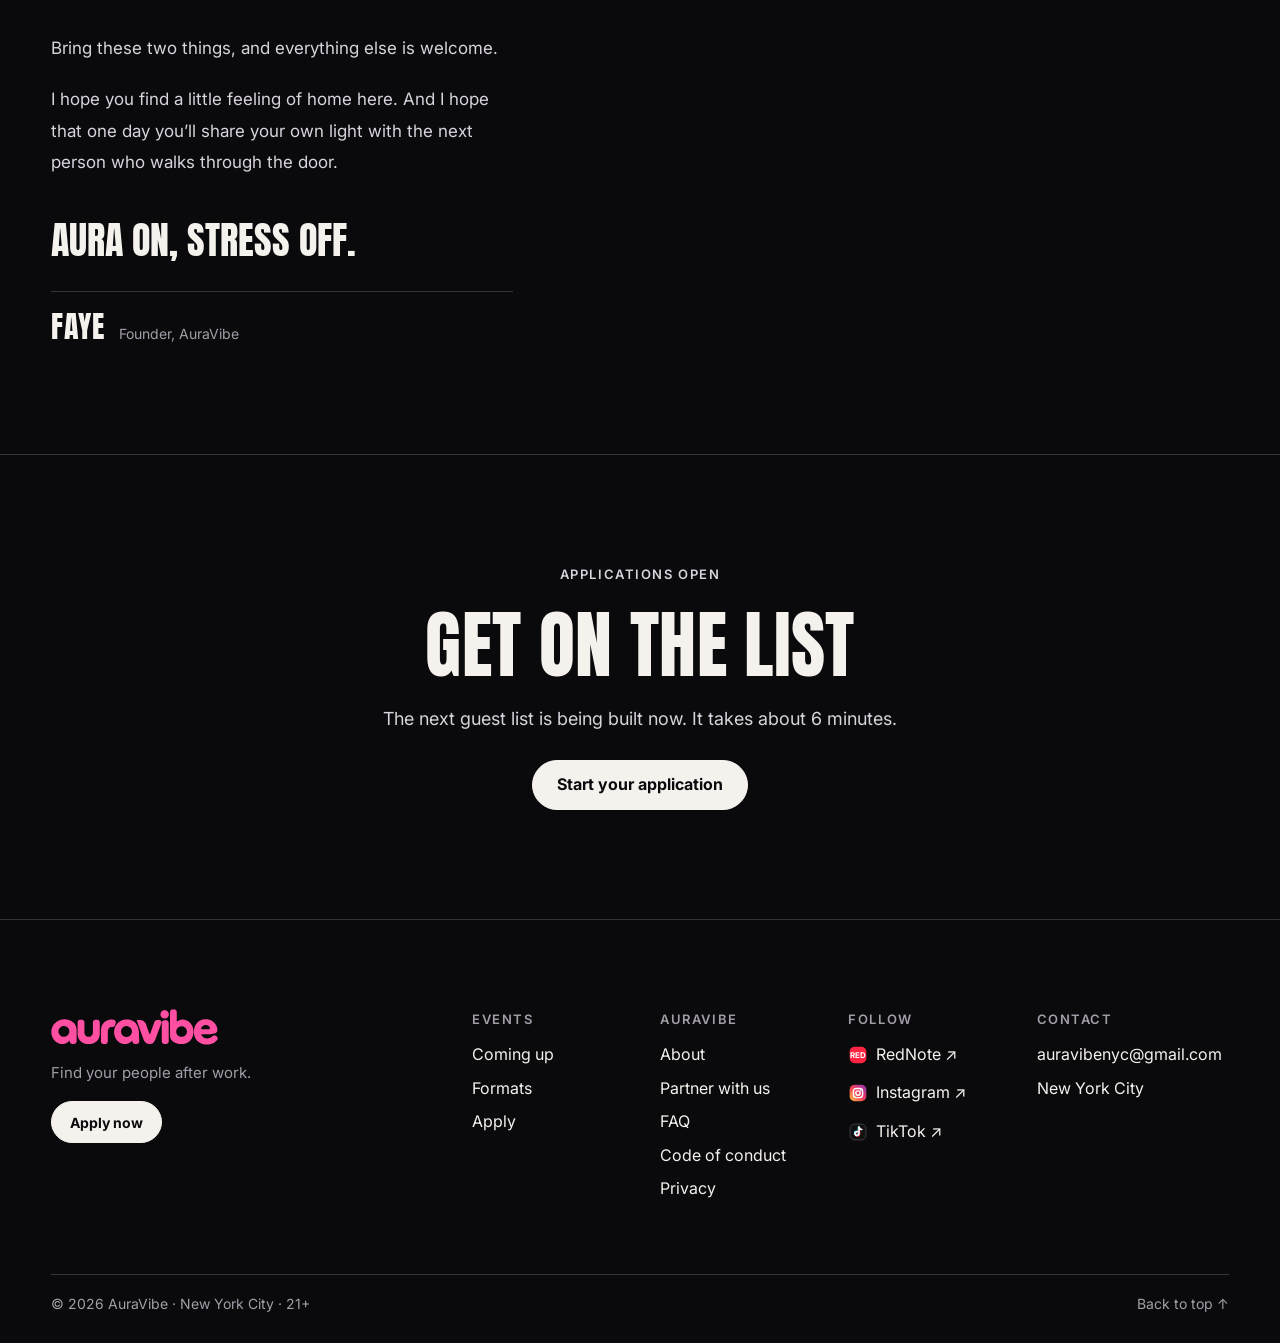
<file: about.html>
<!DOCTYPE html>
<html lang="en" data-lang="en" data-title-en="About · AuraVibe" data-title-zh="关于我们 · AuraVibe">
<head>
<meta charset="utf-8">
<meta name="viewport" content="width=device-width, initial-scale=1, viewport-fit=cover">
<title>关于我们 About · AuraVibe</title>
<meta name="description" content="AuraVibe 为纽约年轻人办精选社交活动：屋顶派对、私宴、看展、周末出游，工作之余找到灵魂契合的人。Curated social events for young New Yorkers. Apply to get on the guest list.">
<meta property="og:type" content="website">
<meta property="og:site_name" content="AuraVibe">
<meta property="og:title" content="关于我们 About · AuraVibe">
<meta property="og:description" content="AuraVibe 为纽约年轻人办精选社交活动：屋顶派对、私宴、看展、周末出游，工作之余找到灵魂契合的人。Curated social events for young New Yorkers. Apply to get on the guest list.">
<meta property="og:image" content="https://auravibenyc.com/assets/og-cover.png">
<meta property="og:url" content="https://auravibenyc.com/about">
<link rel="canonical" href="https://auravibenyc.com/about">
<meta name="twitter:card" content="summary_large_image">
<meta name="theme-color" content="#0A0A0D">
<link rel="icon" href="assets/favicon.svg" type="image/svg+xml">
<link rel="apple-touch-icon" href="assets/apple-touch-icon.png">
<link rel="preconnect" href="https://fonts.googleapis.com">
<link rel="preconnect" href="https://fonts.gstatic.com" crossorigin>
<link href="https://fonts.googleapis.com/css2?family=Anton&family=Inter:wght@400;500;600;700&family=Noto+Sans+SC:wght@400;500;700;900&display=swap" rel="stylesheet">
<script>(function(d){try{if(!matchMedia("(prefers-reduced-motion: reduce)").matches){d.classList.add("js-motion");setTimeout(function(){if(!window.__avMotion)d.classList.remove("js-motion")},3500)}}catch(e){}})(document.documentElement)</script>
<link rel="stylesheet" href="assets/style.css?v=20261128b">
</head>
<body>
<a class="skip" href="#main">Skip to content</a>
<div class="mq" aria-hidden="true"><div class="tr"><span data-t="en">Applications open · First events announced soon · 21+ · Guest list only</span><span data-t="en">Applications open · First events announced soon · 21+ · Guest list only</span><span data-t="en">Applications open · First events announced soon · 21+ · Guest list only</span><span data-t="en">Applications open · First events announced soon · 21+ · Guest list only</span><span data-t="zh">正在接受申请 · 首批活动即将公布 · 21 岁以上 · 仅限受邀名单</span><span data-t="zh">正在接受申请 · 首批活动即将公布 · 21 岁以上 · 仅限受邀名单</span><span data-t="zh">正在接受申请 · 首批活动即将公布 · 21 岁以上 · 仅限受邀名单</span><span data-t="zh">正在接受申请 · 首批活动即将公布 · 21 岁以上 · 仅限受邀名单</span></div></div>
<header class="nav">
  <div class="wrap pad in">
    <a class="home" href="index.html" aria-label="AuraVibe home"><img class="logo" src="assets/logo-pink.svg" alt="AuraVibe" width="1099" height="239"></a>
    <nav aria-label="Main"><a href="events.html"><span data-t="en">Events</span><span data-t="zh">活动</span></a><a href="index.html#how"><span data-t="en">How it works</span><span data-t="zh">参加流程</span></a><a href="about.html" class=on aria-current=page><span data-t="en">About</span><span data-t="zh">关于我们</span></a><a href="partners.html"><span data-t="en">Partners</span><span data-t="zh">合作</span></a><a href="faq.html"><span data-t="en">FAQ</span><span data-t="zh">常见问题</span></a></nav>
    <div class="lang" role="group" aria-label="Language"><button type="button" data-lang="en" aria-pressed="true">EN</button><button type="button" data-lang="zh" aria-pressed="false">中文</button></div>
    <a class="btn solid" href="apply.html"><span data-t="en">Apply</span><span data-t="zh">申请加入</span></a>
    <button type="button" class="menu-btn" aria-label="Menu" aria-expanded="false" aria-controls="mnav"><svg aria-hidden="true" viewBox="0 0 24 24" fill="none" stroke="currentColor" stroke-width="1.8" stroke-linecap="round"><path d="M4 7h16M4 12h16M4 17h16"/></svg></button>
  </div>
  <div class="mnav wrap pad" id="mnav"><a href="events.html"><span data-t="en">Events</span><span data-t="zh">活动</span></a><a href="index.html#how"><span data-t="en">How it works</span><span data-t="zh">参加流程</span></a><a href="about.html"><span data-t="en">About</span><span data-t="zh">关于我们</span></a><a href="partners.html"><span data-t="en">Partners</span><span data-t="zh">合作</span></a><a href="faq.html"><span data-t="en">FAQ</span><span data-t="zh">常见问题</span></a><a class="btn solid" href="apply.html"><span data-t="en">Apply now</span><span data-t="zh">立即申请</span></a></div>
</header>
<main id="main">
<section class="wrap pad phero"><div><p class="eyebrow"><span data-t="en">About AuraVibe</span><span data-t="zh">关于 AuraVibe</span></p><h1 class="disp"><span data-t="en">The room we wished existed</span><span data-t="zh">我们想要的那个场子</span></h1></div><p class="lead"><span data-t="en">AuraVibe is a curated social club for young New Yorkers who want a bigger circle outside of work. We host small events designed for meeting people you actually click with.</span><span data-t="zh">AuraVibe 是一个精选社交俱乐部，面向想在工作之余扩大圈子的纽约年轻人。我们办小规模的活动，专门为了让你遇见灵魂契合的人。</span></p></section>
  <div class="wrap pad"><figure class="photo-strip"><div class="strip"><div class="ph photo-frame" data-photo="about0"><img class="photo-img" src="assets/photos/dj-vinyl.webp" width="675" height="900" alt="A record player under deep red light." data-alt-en="A record player under deep red light." data-alt-zh="深红灯光下的黑胶唱机。" loading="lazy" decoding="async"></div><div class="ph photo-frame" data-photo="about1"><img class="photo-img" src="assets/editorial/supper.webp" width="1440" height="960" alt="People pass a plate around a candlelit dinner table." data-alt-en="People pass a plate around a candlelit dinner table." data-alt-zh="几个人围坐在烛光餐桌边传递餐盘。" loading="lazy" decoding="async"></div><div class="ph photo-frame" data-photo="about2"><img class="photo-img" src="assets/editorial/rooftop.webp" width="1440" height="960" alt="Three people chat on a rooftop under string lights at dusk." data-alt-en="Three people chat on a rooftop under string lights at dusk." data-alt-zh="三个人在暮色中亮着串灯的屋顶上聊天。" loading="lazy" decoding="async"></div><div class="ph photo-frame" data-photo="about3"><img class="photo-img" src="assets/editorial/friending.webp" width="1440" height="960" alt="People talk at small tables with conversation cards." data-alt-en="People talk at small tables with conversation cards." data-alt-zh="几桌人在暖光下围着话题卡聊天。" loading="lazy" decoding="async"></div><div class="ph photo-frame" data-photo="about4"><img class="photo-img" src="assets/photos/nyc-at-dusk.webp" width="675" height="900" alt="The Manhattan skyline at dusk." data-alt-en="The Manhattan skyline at dusk." data-alt-zh="黄昏时的曼哈顿天际线。" loading="lazy" decoding="async"></div></div></figure></div>
  <section class="wrap pad sec story" aria-labelledby="story-h">
    <h2 class="disp h2s" id="story-h"><span data-t="en">Why AuraVibe</span><span data-t="zh">Why AURAVIBE</span></h2>
    <div class="body">
      <p class="big"><span data-t="en">You’ve probably had this moment too.</span><span data-t="zh">你大概也有过这种时刻：</span></p>
      <p><span data-t="en">Your contacts keep growing, but only a few people are ever free to hang out. You see the same faces every day and talk about the same things. You want to meet new people and try something new, but you don’t know where to start.</span><span data-t="zh">通讯录越来越长，能随时约出来的人却没几个。<br>每天见的还是那几张脸，聊的还是那几件事。<br>想认识点新朋友、试点没做过的事，却不知道从哪儿开始。</span></p>
      <p><span data-t="en">We felt the same. So we built a place for it. That’s AURAVIBE.</span><span data-t="zh">我们也一样。<br>所以干脆自己做了一个地方——这就是 AURAVIBE。</span></p>
      <p><span data-t="en">You don’t need to be great at small talk or especially outgoing. Coming alone is completely fine: everyone at the table started out as a stranger.</span><span data-t="zh">在这里，你不用很会聊天，也不用多外向。<br>一个人来完全没问题，在座的每个人，都是从陌生开始的。</span></p>
      <p><span data-t="en">Share a meal, grab a coffee, play a game, or wander a corner of New York you’ve never been to. By the end of the night, your phone has a few new people you actually want to see again next week.</span><span data-t="zh">一起吃顿饭、喝杯咖啡、玩局游戏，或者去纽约哪个没去过的角落走走。<br>散场的时候，手机里多了几个下周还想约的人。</span></p>
      <p><span data-t="en">No forced networking, no faking familiarity, and no “meet five people tonight” KPI. You’re here, so just enjoy it.</span><span data-t="zh">不用刻意社交，不用假装熟络，<br>也不用给自己定什么“今晚要认识几个人”的 KPI。<br>来都来了，开心就好。</span></p>
      <p class="big"><span data-t="en">Come a little curious, leave a little happier.<br>Aura on, stress off.</span><span data-t="zh">带着一点好奇来，带着一点开心走。<br>Aura on, stress off.</span></p>
    </div>
  </section>
  <section class="wrap pad" aria-labelledby="values-h">
    <div class="sh"><h2 class="disp" id="values-h"><span data-t="en">What we care about</span><span data-t="zh">我们在意的</span></h2></div>
    <div class="values"><div><b>01</b><h3><span data-t="en">Real over polished</span><span data-t="zh">真实，胜过精致</span></h3><p><span data-t="en">Real names, real photos, real conversations. We verify every guest so you can relax.</span><span data-t="zh">真名、真照片、真对话。每位嘉宾都经过核实，你可以放心交流。</span></p></div><div><b>02</b><h3><span data-t="en">Small rooms</span><span data-t="zh">小而精</span></h3><p><span data-t="en">We keep every event small enough that you can actually meet the people you want to.</span><span data-t="zh">每一场都控制规模，让你真的能认识想认识的人。</span></p></div><div><b>03</b><h3><span data-t="en">Mixed on purpose</span><span data-t="zh">刻意混搭</span></h3><p><span data-t="en">Different industries, hometowns and personalities. The best conversations happen across lines.</span><span data-t="zh">不同行业、不同家乡、不同性格。最好的对话，往往发生在圈子的交界处。</span></p></div><div><b>04</b><h3><span data-t="en">Care in the details</span><span data-t="zh">在意细节</span></h3><p><span data-t="en">Hosts on the floor, icebreakers that aren’t cringe, and a code of conduct we actually enforce.</span><span data-t="zh">现场有主持人照应，破冰游戏不尴尬，行为准则说到做到。</span></p></div></div>
  </section>
  <section class="wrap pad sec founders" aria-labelledby="team-h">
  <div class="sh"><h2 class="disp" id="team-h"><span data-t="en">The founders</span><span data-t="zh">主理人</span></h2><p><span data-t="en">Two founders, two letters to you.</span><span data-t="zh">两位主理人，两封写给你的信。</span></p></div>

  <article class="fd" aria-labelledby="fd-a">
    <div class="fd-ph">
      <img class="m" src="assets/founders/host-a-1.webp" alt="Lumi beneath wisteria, one arm raised." loading="lazy" decoding="async">
      <img class="s" src="assets/founders/host-a-3.webp" alt="Lumi sitting on a sunny street with an iced drink." loading="lazy" decoding="async">
    </div>
    <div class="fd-tx">
      <p class="eyebrow"><span data-t="en">Founder</span><span data-t="zh">主理人</span></p>
      <h3 class="disp" id="fd-a"><span data-t="en">Just the right meeting</span><span data-t="zh">刚刚好的相逢</span></h3>
      <div class="ltr">
        <p><span data-t="en">I’m one of the founders of AuraVibe.</span><span data-t="zh">我是 AuraVibe 的主理人。</span></p>
        <p><span data-t="en">New York’s lights come on early, and its people move fast. After I moved here, I slowly realized this city never runs short of encounters. What it lacks is real understanding. On the subway, in cafés, in the gallery on the corner, we brush past so many people every day, yet so few stay long enough for a few honest words.</span><span data-t="zh">纽约的灯亮得很早，人也走得很快。来到这座城市之后，我慢慢发现，这里从不缺少相遇，缺少的是相知。地铁里、咖啡馆里、街角的画廊里，每天擦肩而过的人很多，可真正能留下来，说上几句真心话的人，却少之又少。</span></p>
        <p><span data-t="en">The more people around you, the easier it is to feel alone. Not because no one is there, but because no one really gets you. So I kept wondering: what if there were a place where people could set down their titles and labels, didn’t have to please anyone or force themselves to fit in, and ended up at the same table simply because they clicked?</span><span data-t="zh">人越多，越容易觉得孤单。不是没有人陪，而是没有人懂。于是我常常想，如果有一处地方，能让人卸下身份与标签，不必刻意迎合，也不必勉强合群，只因合拍而坐在一起，那该多好。</span></p>
        <p><span data-t="en">And so, AuraVibe.</span><span data-t="zh">于是有了 AuraVibe。</span></p>
        <p><span data-t="en">Here we keep a corner for people 21 and over, a place to slow down. After work, have a cup of tea, make something with your hands, or just sit quietly for a while. No agenda, no pressure. Whoever you meet, it was meant to be.</span><span data-t="zh">在这里，我们给 21 岁以上的年轻人留一个可以慢下来的角落。工作之余，喝一盏茶，做一件手作，或者只是安静地待一会儿。没有目的，没有负担，遇见谁，都是缘分。</span></p>
        <p class="fd-q"><span data-t="en">I believe you don’t need many friends, just ones you click with. You don’t need to fit in, only to be on the same wavelength.</span><span data-t="zh">我相信，朋友不必多，合拍就好。<br>不必合群，只需同频。</span></p>
        <p><span data-t="en">I hope that at AuraVibe, you find a meeting that feels just right.</span><span data-t="zh">愿你在 AuraVibe，遇见一场刚刚好的相逢。</span></p>
      </div>
      <p class="fd-sig"><b>Lumi</b><span data-t="en">Founder, AuraVibe</span><span data-t="zh">AuraVibe 主理人</span></p>
    </div>
  </article>

  <article class="fd rev" aria-labelledby="fd-faye">
    <div class="fd-ph">
      <img class="m" src="assets/founders/faye-1.webp" alt="Faye on a Manhattan street at night, holding a bouquet." loading="lazy" decoding="async">
      <img class="s" src="assets/founders/faye-2.webp" alt="Faye in a black dress, seated in an armchair." loading="lazy" decoding="async">
    </div>
    <div class="fd-tx">
      <p class="eyebrow"><span data-t="en">Founder</span><span data-t="zh">主理人</span></p>
      <h3 class="disp" id="fd-faye"><span data-t="en">Another home in New York</span><span data-t="zh">在纽约的另一个家</span></h3>
      <div class="ltr">
        <p><span data-t="en">Hi, I’m Faye, one of the founders of AuraVibe. I’d like to tell you what AuraVibe looks like in my mind.</span><span data-t="zh">Hi，我是菲儿 Faye，AuraVibe 的主理人之一。<br>想跟你聊聊，我心里的 AuraVibe 是什么样子。</span></p>
        <p><span data-t="en">New York nights are always lit up. The subway is packed, weekend brunch always has a line, and it seems everyone is busy and no one is short on friends. But I know many people feel the way I do: walking down Fifth Avenue after work, or coming home alone to the apartment late at night, it suddenly hits you. This city is so lively, yet there’s no place that truly feels like yours.</span><span data-t="zh">纽约的夜晚总是灯火通明。<br>地铁里挤满了人，周末的 brunch 永远要排队，好像每个人都很忙，也都不缺朋友。<br>可我知道，很多人和我一样，下班走在第五大道上，或者深夜一个人回到公寓，会突然觉得：这座城市很热闹，但好像没有一个地方，是真正属于自己的。</span></p>
        <p><span data-t="en">Live abroad long enough and the word “home” becomes very specific. It’s a hot meal. It’s someone remembering what was bothering you last week. It’s opening the door and hearing someone say, with a smile, “Hey, you made it.”</span><span data-t="zh">在国外待久了，「家」这个字会变得很具体。<br>它是一顿热饭，是有人记得你上周说过的烦恼，是推开门的时候，有人笑着问一句「你来啦」。</span></p>
        <p><span data-t="en">So I wanted to make a place like that. It may not be for everyone, but I believe there will always be people who want to make it their other home in New York.</span><span data-t="zh">所以我想做一个这样的地方。<br>它不一定适合所有人，但我相信，总会有一些人，愿意把这里当成在纽约的另一个家。</span></p>
        <p><span data-t="en">Here you can talk about the “serious” things: a hard problem at work, what’s next in your life, the book you’re reading, what you’re learning, or the thing you’ve always wanted to do but haven’t started yet.</span><span data-t="zh">在这里，你可以聊很「正经」的事：<br>工作上的难题，下一步的人生规划，正在读的书、正在学的东西，或者你一直想做却还没开始的那件事。</span></p>
        <p><span data-t="en">You can also talk about the “not-so-serious” things: venting about your boss, complaining about rent, the worries and small grievances of lately. No one here knows the everyday you, so there’s no image to keep up. Say whatever you like.</span><span data-t="zh">你也可以聊很「不正经」的事：<br>吐槽老板，抱怨房租，说说最近的烦恼和委屈。<br>反正这里没人认识平时的你，你不需要维持任何形象，想说什么就说什么。</span></p>
        <p><span data-t="en">And of course, you can bring a topic we’ve never thought of. Everyone arrives with their own aura: some like sunshine, some like neon at midnight, some as quiet as a cup of tea slowly going cool. When similar and different energies meet, there’s always a surprise.</span><span data-t="zh">当然，你也可以带来一个我们从没想过的话题。<br>每个人都带着自己的 aura 来，有人像阳光，有人像深夜的霓虹，有人安静得像一杯慢慢凉下来的茶。<br>相似的、不一样的能量碰在一起，总会有意想不到的惊喜。</span></p>
        <p><span data-t="en">AuraVibe is free and open. You can be quiet or loud, cool or a little goofy. Being together won’t always be perfect. There will be good days and not-so-good days, and we’re ready to hold all of them.</span><span data-t="zh">AuraVibe 很自由，也很包容。<br>你可以安静，也可以热闹；可以很酷，也可以有点傻气。<br>相处不会永远完美，可能有好，也可能有不那么好的时候，这些我们都愿意接住。</span></p>
        <p><span data-t="en">But there is one thing we insist on, our only ground rule:</span><span data-t="zh">但有一件事，是我们唯一坚持的前提：</span></p>
        <p class="fd-q"><span data-t="en">Sincerity, and kindness.</span><span data-t="zh">真诚，和善良。</span></p>
        <p><span data-t="en">Bring these two things, and everything else is welcome.</span><span data-t="zh">只要你带着这两样东西来，其余的一切，我们都欢迎。</span></p>
        <p><span data-t="en">I hope you find a little feeling of home here. And I hope that one day you’ll share your own light with the next person who walks through the door.</span><span data-t="zh">希望你在这里，能找到一点回家的感觉。<br>也希望有一天，你会把自己的光，分给下一个推门进来的人。</span></p>
        <p class="fd-end">Aura on, stress off.</p>
      </div>
      <p class="fd-sig"><b>Faye</b><span data-t="en">Founder, AuraVibe</span><span data-t="zh">AuraVibe 主理人</span></p>
    </div>
  </article>
</section>
<section class="wrap pad sec cta" aria-labelledby="cta-h"><p class="eyebrow"><span data-t="en">Applications open</span><span data-t="zh">正在接受申请</span></p><h2 class="disp" id="cta-h"><span data-t="en">Get on the list</span><span data-t="zh">申请加入名单</span></h2><p><span data-t="en">The next guest list is being built now. It takes about 6 minutes.</span><span data-t="zh">下一场的宾客名单正在组建中，申请大约只要 6 分钟。</span></p><a class="btn solid" href="apply.html"><span data-t="en">Start your application</span><span data-t="zh">开始申请</span></a></section>
</main>
<div class="mbar" aria-hidden="true"><div class="in"><p><b><span data-t="en">Applications open</span><span data-t="zh">正在接受申请</span></b><small><span data-t="en">About 6 minutes · reply within 3 days</span><span data-t="zh">大约 6 分钟 · 3 天内回复</span></small></p><a class="btn solid" href="apply.html" tabindex="-1"><span data-t="en">Apply</span><span data-t="zh">申请加入</span></a></div></div>
<footer>
  <div class="wrap pad">
    <div class="ftop">
      <div class="fbrand">
        <a class="flogo" href="index.html" aria-label="AuraVibe home"><img src="assets/logo-pink.svg" alt="AuraVibe" width="1099" height="239" loading="lazy"></a>
        <p><span data-t="en">Find your people after work.</span><span data-t="zh">工作之余，找到灵魂契合的人。</span></p>
        <a class="btn solid sm" href="apply.html"><span data-t="en">Apply now</span><span data-t="zh">立即申请</span></a>
      </div>
      <div class="cols">
      <div><h4><span data-t="en">Events</span><span data-t="zh">活动</span></h4><ul><li><a href="events.html"><span data-t="en">Coming up</span><span data-t="zh">即将开放</span></a></li><li><a href="index.html#formats"><span data-t="en">Formats</span><span data-t="zh">活动类型</span></a></li><li><a href="apply.html"><span data-t="en">Apply</span><span data-t="zh">申请加入</span></a></li></ul></div>
      <div><h4><span data-t="en">AuraVibe</span><span data-t="zh">AuraVibe</span></h4><ul><li><a href="about.html"><span data-t="en">About</span><span data-t="zh">关于我们</span></a></li><li><a href="partners.html"><span data-t="en">Partner with us</span><span data-t="zh">合作</span></a></li><li><a href="faq.html">FAQ</a></li><li><a href="conduct.html"><span data-t="en">Code of conduct</span><span data-t="zh">行为准则</span></a></li><li><a href="privacy.html"><span data-t="en">Privacy</span><span data-t="zh">隐私政策</span></a></li></ul></div>
      <div><h4><span data-t="en">Follow</span><span data-t="zh">关注我们</span></h4><ul><li><a class="social" href="https://www.xiaohongshu.com/user/profile/5a4e51594eacab70252dfdb7" target="_blank" rel="noopener"><svg class="ico" aria-hidden="true" viewBox="0 0 24 24"><rect x="2" y="2" width="20" height="20" rx="6" fill="#FF2442"/><text x="12" y="15.6" text-anchor="middle" font-size="9.5" font-weight="700" fill="#fff" font-family="Inter,Arial,sans-serif">RED</text></svg><span class="lbl"><span data-t="en">RedNote</span><span data-t="zh">小红书</span> <span aria-hidden="true">↗</span></span></a></li><li><a class="social" href="https://www.instagram.com/auravibe_nyc/" target="_blank" rel="noopener"><svg class="ico" aria-hidden="true" viewBox="0 0 24 24"><defs><linearGradient id="igg" x1="0" y1="1" x2="1" y2="0"><stop offset="0" stop-color="#FEC53A"/><stop offset=".5" stop-color="#F2385A"/><stop offset="1" stop-color="#8A3AB9"/></linearGradient></defs><rect x="2" y="2" width="20" height="20" rx="6" fill="url(#igg)"/><rect x="6.5" y="6.5" width="11" height="11" rx="3.4" fill="none" stroke="#fff" stroke-width="1.7"/><circle cx="12" cy="12" r="2.6" fill="none" stroke="#fff" stroke-width="1.7"/><circle cx="15.4" cy="8.6" r=".9" fill="#fff"/></svg><span class="lbl">Instagram <span aria-hidden="true">↗</span></span></a></li><li><a class="social" href="https://www.tiktok.com/@fayerr81" target="_blank" rel="noopener"><svg class="ico" aria-hidden="true" viewBox="0 0 24 24"><rect x="2.5" y="2.5" width="19" height="19" rx="5.5" fill="#111" stroke="#4a4550"/><g transform="translate(12 12)"><path d="M1.2-6.2v8.1a2.35 2.35 0 1 1-2.1-2.33" fill="none" stroke="#25F4EE" stroke-width="1.9" transform="translate(-.6 -.5)"/><path d="M1.2-6.2v8.1a2.35 2.35 0 1 1-2.1-2.33" fill="none" stroke="#FE2C55" stroke-width="1.9" transform="translate(.6 .5)"/><path d="M1.2-6.2v8.1a2.35 2.35 0 1 1-2.1-2.33M1.2-6.2c.3 1.9 1.6 3.1 3.4 3.2" fill="none" stroke="#fff" stroke-width="1.9" stroke-linecap="round"/></g></svg><span class="lbl">TikTok <span aria-hidden="true">↗</span></span></a></li></ul></div>
      <div><h4><span data-t="en">Contact</span><span data-t="zh">联系</span></h4><ul><li><a href="mailto:auravibenyc@gmail.com">auravibenyc@gmail.com</a></li><li><span data-t="en">New York City</span><span data-t="zh">纽约</span></li></ul></div>
    </div>
    </div>
    <div class="bar"><span><span data-t="en">© 2026 AuraVibe · New York City · 21+</span><span data-t="zh">© 2026 AuraVibe · 纽约 · 21 岁以上</span></span><a href="#" class="totop"><span data-t="en">Back to top ↑</span><span data-t="zh">回到顶部 ↑</span></a></div>
  </div>
</footer>
<script src="assets/app.js?v=20261128b"></script>
</body>
</html>
</file>
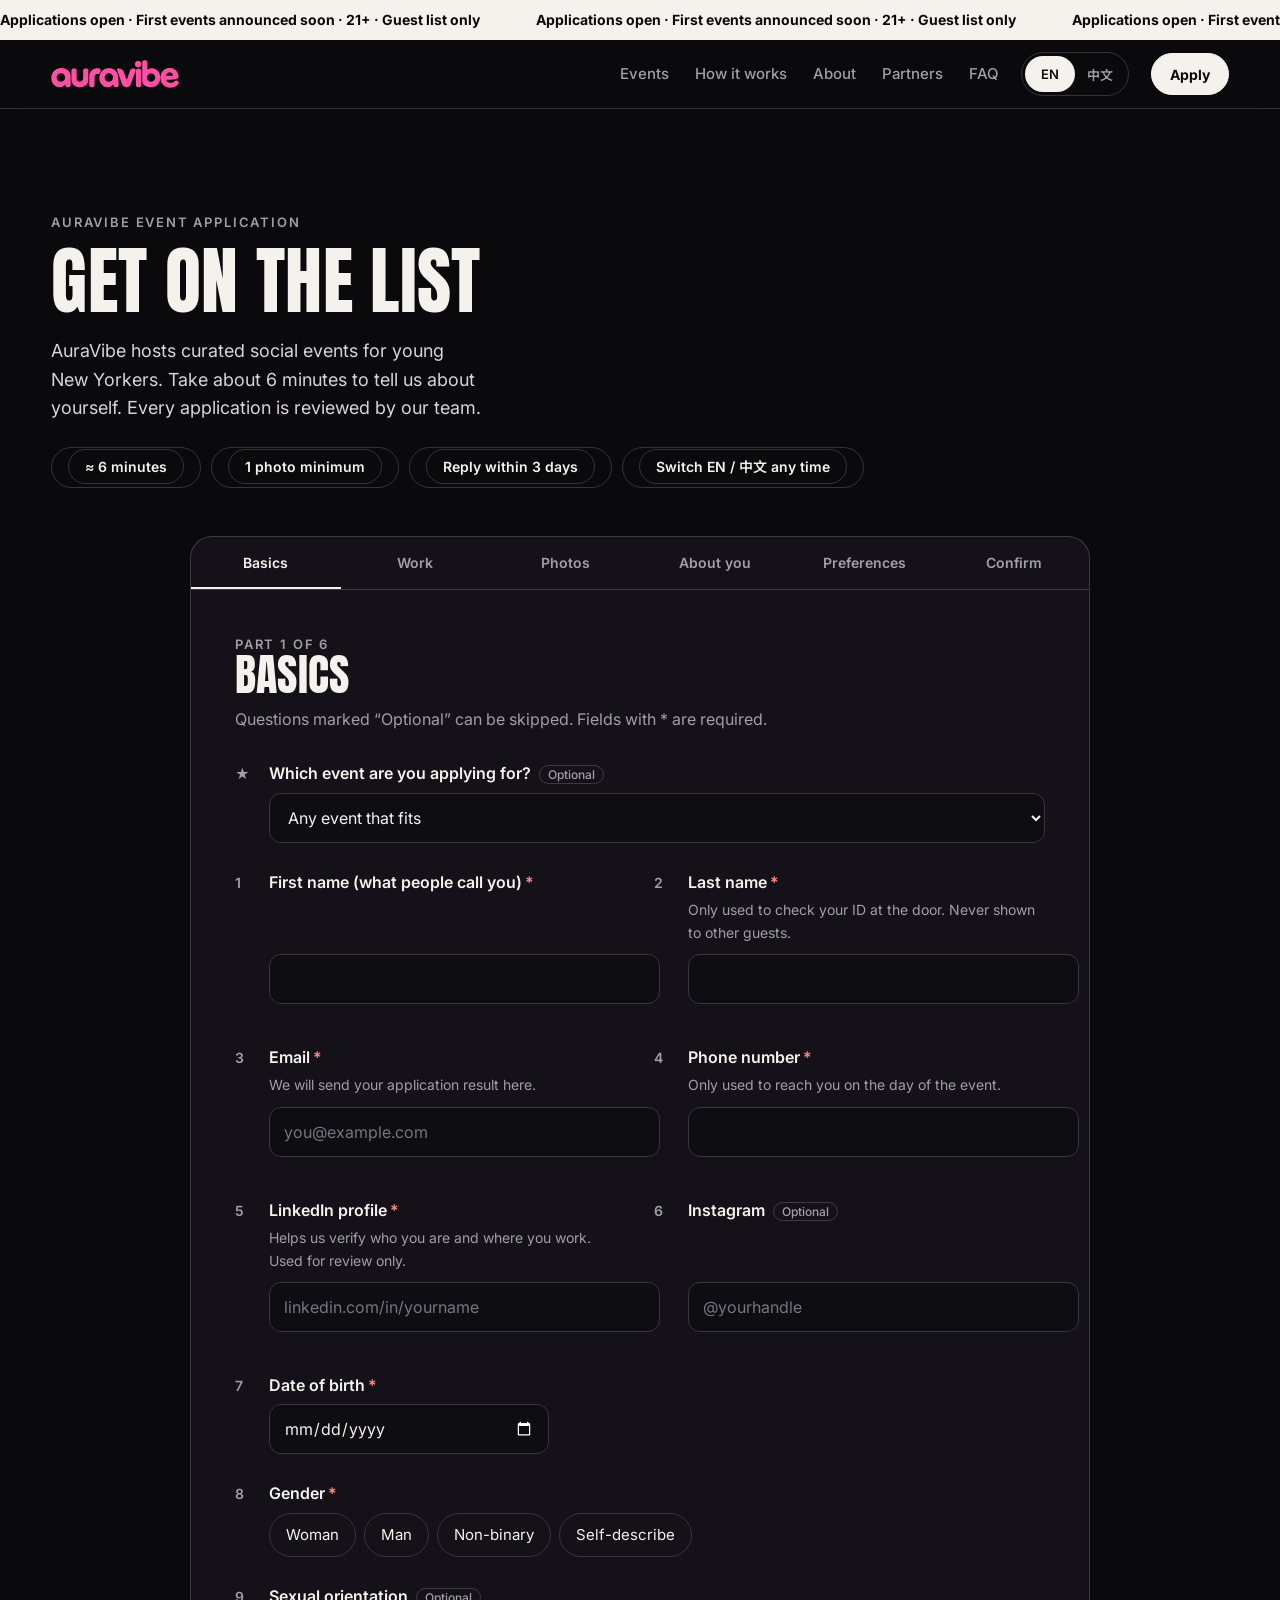
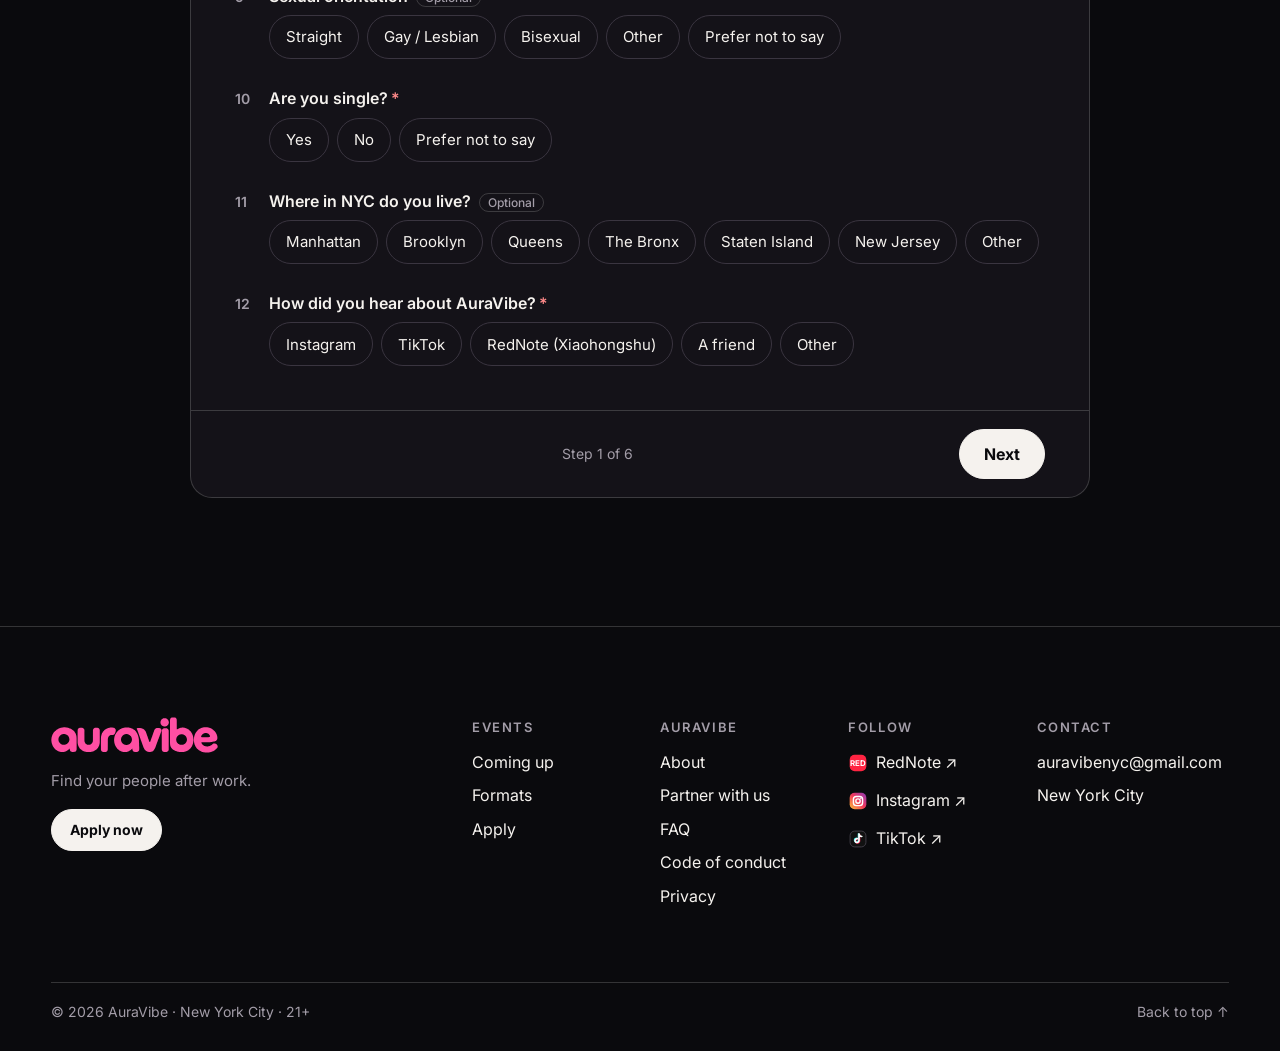
<file: apply.html>
<!DOCTYPE html>
<html lang="en" data-lang="en" data-title-en="Apply · AuraVibe" data-title-zh="申请加入 · AuraVibe">
<head>
<meta charset="utf-8">
<meta name="viewport" content="width=device-width, initial-scale=1, viewport-fit=cover">
<title>申请加入 Apply · AuraVibe</title>
<meta name="description" content="AuraVibe 为纽约年轻人办精选社交活动：屋顶派对、私宴、看展、周末出游，工作之余找到灵魂契合的人。Curated social events for young New Yorkers. Apply to get on the guest list.">
<meta property="og:type" content="website">
<meta property="og:site_name" content="AuraVibe">
<meta property="og:title" content="申请加入 Apply · AuraVibe">
<meta property="og:description" content="AuraVibe 为纽约年轻人办精选社交活动：屋顶派对、私宴、看展、周末出游，工作之余找到灵魂契合的人。Curated social events for young New Yorkers. Apply to get on the guest list.">
<meta property="og:image" content="https://auravibenyc.com/assets/og-cover.png">
<meta property="og:url" content="https://auravibenyc.com/apply">
<link rel="canonical" href="https://auravibenyc.com/apply">
<meta name="twitter:card" content="summary_large_image">
<meta name="theme-color" content="#0A0A0D">
<link rel="icon" href="assets/favicon.svg" type="image/svg+xml">
<link rel="apple-touch-icon" href="assets/apple-touch-icon.png">
<link rel="preconnect" href="https://fonts.googleapis.com">
<link rel="preconnect" href="https://fonts.gstatic.com" crossorigin>
<link href="https://fonts.googleapis.com/css2?family=Anton&family=Inter:wght@400;500;600;700&family=Noto+Sans+SC:wght@400;500;700;900&display=swap" rel="stylesheet">
<script>(function(d){try{if(!matchMedia("(prefers-reduced-motion: reduce)").matches){d.classList.add("js-motion");setTimeout(function(){if(!window.__avMotion)d.classList.remove("js-motion")},3500)}}catch(e){}})(document.documentElement)</script>
<link rel="stylesheet" href="assets/style.css?v=20261128b">
</head>
<body>
<a class="skip" href="#main">Skip to content</a>
<div class="mq" aria-hidden="true"><div class="tr"><span data-t="en">Applications open · First events announced soon · 21+ · Guest list only</span><span data-t="en">Applications open · First events announced soon · 21+ · Guest list only</span><span data-t="en">Applications open · First events announced soon · 21+ · Guest list only</span><span data-t="en">Applications open · First events announced soon · 21+ · Guest list only</span><span data-t="zh">正在接受申请 · 首批活动即将公布 · 21 岁以上 · 仅限受邀名单</span><span data-t="zh">正在接受申请 · 首批活动即将公布 · 21 岁以上 · 仅限受邀名单</span><span data-t="zh">正在接受申请 · 首批活动即将公布 · 21 岁以上 · 仅限受邀名单</span><span data-t="zh">正在接受申请 · 首批活动即将公布 · 21 岁以上 · 仅限受邀名单</span></div></div>
<header class="nav">
  <div class="wrap pad in">
    <a class="home" href="index.html" aria-label="AuraVibe home"><img class="logo" src="assets/logo-pink.svg" alt="AuraVibe" width="1099" height="239"></a>
    <nav aria-label="Main"><a href="events.html"><span data-t="en">Events</span><span data-t="zh">活动</span></a><a href="index.html#how"><span data-t="en">How it works</span><span data-t="zh">参加流程</span></a><a href="about.html"><span data-t="en">About</span><span data-t="zh">关于我们</span></a><a href="partners.html"><span data-t="en">Partners</span><span data-t="zh">合作</span></a><a href="faq.html"><span data-t="en">FAQ</span><span data-t="zh">常见问题</span></a></nav>
    <div class="lang" role="group" aria-label="Language"><button type="button" data-lang="en" aria-pressed="true">EN</button><button type="button" data-lang="zh" aria-pressed="false">中文</button></div>
    <a class="btn solid" href="apply.html"><span data-t="en">Apply</span><span data-t="zh">申请加入</span></a>
    <button type="button" class="menu-btn" aria-label="Menu" aria-expanded="false" aria-controls="mnav"><svg aria-hidden="true" viewBox="0 0 24 24" fill="none" stroke="currentColor" stroke-width="1.8" stroke-linecap="round"><path d="M4 7h16M4 12h16M4 17h16"/></svg></button>
  </div>
  <div class="mnav wrap pad" id="mnav"><a href="events.html"><span data-t="en">Events</span><span data-t="zh">活动</span></a><a href="index.html#how"><span data-t="en">How it works</span><span data-t="zh">参加流程</span></a><a href="about.html"><span data-t="en">About</span><span data-t="zh">关于我们</span></a><a href="partners.html"><span data-t="en">Partners</span><span data-t="zh">合作</span></a><a href="faq.html"><span data-t="en">FAQ</span><span data-t="zh">常见问题</span></a><a class="btn solid" href="apply.html"><span data-t="en">Apply now</span><span data-t="zh">立即申请</span></a></div>
</header>
<main id="main">

  <section class="wrap pad page-hd" aria-labelledby="apply-h">
    <p class="eyebrow"><span data-t="en">AuraVibe Event Application</span><span data-t="zh">AuraVibe 活动申请</span></p>
    <h1 class="disp" id="apply-h"><span data-t="en">Get on the list</span><span data-t="zh">申请加入</span></h1>
    <p class="lead"><span data-t="en">AuraVibe hosts curated social events for young New Yorkers. Take about 6 minutes to tell us about yourself. Every application is reviewed by our team.</span><span data-t="zh">AuraVibe 为纽约年轻人举办精选社交活动。花大约 6 分钟介绍一下你自己，每一份申请都由我们团队亲自审核。</span></p>
    <div class="facts"><span><span data-t="en">≈ 6 minutes</span><span data-t="zh">约 6 分钟</span></span><span><span data-t="en">1 photo minimum</span><span data-t="zh">最少 1 张照片</span></span><span><span data-t="en">Reply within 3 days</span><span data-t="zh">3 天内回复</span></span><span><span data-t="en">Switch EN / 中文 any time</span><span data-t="zh">可随时切换中英文</span></span></div>
  </section>
  <div class="wrap pad"><p class="notice" id="evnote" hidden><span data-t="en">Applying for: </span><span data-t="zh">申请场次：</span><span data-t="en" id="evname-en"></span><span data-t="zh" id="evname-zh"></span> <span class="mute"><span data-t="en">· You can change this in Part 1.</span><span data-t="zh">· 可以在第一部分修改。</span></span></p><form class="formcard" id="appform" novalidate><ol class="ftabs" aria-hidden="true"><li data-n="1" class=on><span class="lbl"><span data-t="en">Basics</span><span data-t="zh">基本信息</span></span></li><li data-n="2"><span class="lbl"><span data-t="en">Work</span><span data-t="zh">教育工作</span></span></li><li data-n="3"><span class="lbl"><span data-t="en">Photos</span><span data-t="zh">照片</span></span></li><li data-n="4"><span class="lbl"><span data-t="en">About you</span><span data-t="zh">关于你</span></span></li><li data-n="5"><span class="lbl"><span data-t="en">Preferences</span><span data-t="zh">活动偏好</span></span></li><li data-n="6"><span class="lbl"><span data-t="en">Confirm</span><span data-t="zh">确认</span></span></li></ol><section class="panel" data-step="0" aria-labelledby="pt0"><p class="eyebrow"><span data-t="en">Part 1 of 6</span><span data-t="zh">第 1 部分，共 6 部分</span></p><h2 class="ptitle disp" id="pt0"><span data-t="en">Basics</span><span data-t="zh">基本信息</span></h2><p class="pnote"><span data-t="en">Questions marked “Optional” can be skipped. Fields with * are required.</span><span data-t="zh">标有“选填”的问题可以跳过，带 * 的为必填。</span></p><div class="fields"><div class="q" data-type="select" data-q="event_interest"><label class="lb" for="f-event"><span class="n">★</span><span class="tx"><span data-t="en">Which event are you applying for?</span><span data-t="zh">你想参加哪一场？</span><em class="tag"><span data-t="en">Optional</span><span data-t="zh">选填</span></em></span></label><select id="f-event" name="event_interest"><option value="" data-en="Any event that fits" data-zh="任何适合我的场次">Any event that fits</option><option value="golden-hour-rooftop" data-en="Golden Hour Rooftop" data-zh="黄昏屋顶派对">Golden Hour Rooftop</option><option value="supper-club-for-strangers" data-en="Supper Club for Strangers" data-zh="陌生人晚宴">Supper Club for Strangers</option><option value="gallery-night-after-hours" data-en="Gallery Night, After Hours" data-zh="闭馆后的画廊夜">Gallery Night, After Hours</option><option value="speed-friending" data-en="Speed Friending" data-zh="极速交友局">Speed Friending</option></select><p class="err" id="e-event_interest"></p></div><div class="two"><div class="q" data-type="text" data-q="first_name" data-req><label class="lb" for="f-first_name"><span class="n">1</span><span class="tx"><span data-t="en">First name (what people call you)</span><span data-t="zh">名字（大家平时怎么称呼你）</span><span class="req" aria-hidden="true">*</span></span></label><p class="hint"></p><input type="text" id="f-first_name" name="first_name" autocomplete="given-name" aria-describedby="e-first_name" maxlength="200"><p class="err" id="e-first_name" aria-live="polite"></p></div><div class="q" data-type="text" data-q="last_name" data-req><label class="lb" for="f-last_name"><span class="n">2</span><span class="tx"><span data-t="en">Last name</span><span data-t="zh">姓</span><span class="req" aria-hidden="true">*</span></span></label><p class="hint" id="h-last_name"><span data-t="en">Only used to check your ID at the door. Never shown to other guests.</span><span data-t="zh">只用于入场核对证件，不会展示给其他嘉宾。</span></p><input type="text" id="f-last_name" name="last_name" autocomplete="family-name" aria-describedby="h-last_name e-last_name" maxlength="200"><p class="err" id="e-last_name" aria-live="polite"></p></div></div><div class="two"><div class="q" data-type="email" data-q="email" data-req><label class="lb" for="f-email"><span class="n">3</span><span class="tx"><span data-t="en">Email</span><span data-t="zh">邮箱</span><span class="req" aria-hidden="true">*</span></span></label><p class="hint" id="h-email"><span data-t="en">We will send your application result here.</span><span data-t="zh">申请结果会发到这里。</span></p><input type="email" id="f-email" name="email" autocomplete="email" data-ph-en="you@example.com" data-ph-zh="you@example.com" placeholder="you@example.com" autocapitalize="off" spellcheck="false" aria-describedby="h-email e-email" maxlength="200"><p class="err" id="e-email" aria-live="polite"></p></div><div class="q" data-type="tel" data-q="phone" data-req><label class="lb" for="f-phone"><span class="n">4</span><span class="tx"><span data-t="en">Phone number</span><span data-t="zh">手机号</span><span class="req" aria-hidden="true">*</span></span></label><p class="hint" id="h-phone"><span data-t="en">Only used to reach you on the day of the event.</span><span data-t="zh">只在活动当天联系你时使用。</span></p><input type="tel" id="f-phone" name="phone" autocomplete="tel" aria-describedby="h-phone e-phone" maxlength="200"><p class="err" id="e-phone" aria-live="polite"></p></div></div><div class="two"><div class="q" data-type="linkedin" data-q="linkedin" data-req><label class="lb" for="f-linkedin"><span class="n">5</span><span class="tx"><span data-t="en">LinkedIn profile</span><span data-t="zh">LinkedIn 主页</span><span class="req" aria-hidden="true">*</span></span></label><p class="hint" id="h-linkedin"><span data-t="en">Helps us verify who you are and where you work. Used for review only.</span><span data-t="zh">帮助我们确认你的身份和工作，仅用于审核。</span></p><input type="text" id="f-linkedin" name="linkedin" data-ph-en="linkedin.com/in/yourname" data-ph-zh="linkedin.com/in/yourname" placeholder="linkedin.com/in/yourname" inputmode="url" autocapitalize="off" spellcheck="false" aria-describedby="h-linkedin e-linkedin" maxlength="200"><p class="err" id="e-linkedin" aria-live="polite"></p></div><div class="q" data-type="text" data-q="instagram"><label class="lb" for="f-instagram"><span class="n">6</span><span class="tx"><span data-t="en">Instagram</span><span data-t="zh">Instagram</span><em class="tag"><span data-t="en">Optional</span><span data-t="zh">选填</span></em></span></label><p class="hint"></p><input type="text" id="f-instagram" name="instagram" data-ph-en="@yourhandle" data-ph-zh="@yourhandle" placeholder="@yourhandle" aria-describedby="e-instagram" maxlength="200"><p class="err" id="e-instagram" aria-live="polite"></p></div></div><div class="q" data-type="date" data-q="dob" data-req><label class="lb" for="f-dob"><span class="n">7</span><span class="tx"><span data-t="en">Date of birth</span><span data-t="zh">出生日期</span><span class="req" aria-hidden="true">*</span></span></label><input type="date" id="f-dob" name="dob" autocomplete="bday" aria-describedby="e-dob" class="ctl" style="max-width:280px"><p class="err" id="e-dob" aria-live="polite"></p></div><fieldset class="q" data-type="radio" data-q="gender" data-req aria-describedby="e-gender"><legend class="lb"><span class="n">8</span><span class="tx"><span data-t="en">Gender</span><span data-t="zh">性别</span><span class="req" aria-hidden="true">*</span></span></legend><div class="chips"><label class="chip"><input type="radio" name="gender" value="woman"><span><span data-t="en">Woman</span><span data-t="zh">女</span></span></label><label class="chip"><input type="radio" name="gender" value="man"><span><span data-t="en">Man</span><span data-t="zh">男</span></span></label><label class="chip"><input type="radio" name="gender" value="nonbinary"><span><span data-t="en">Non-binary</span><span data-t="zh">非二元</span></span></label><label class="chip"><input type="radio" name="gender" value="self" data-other="gender_self"><span><span data-t="en">Self-describe</span><span data-t="zh">自己描述</span></span></label></div><input type="text" class="otherin" name="gender_self" data-for="self" data-otherreq hidden maxlength="120" data-ph-en="Please describe" data-ph-zh="请描述" placeholder="Please describe" aria-label="Please describe"><p class="err" id="e-gender" aria-live="polite"></p></fieldset><fieldset class="q" data-type="radio" data-q="orientation" aria-describedby="e-orientation"><legend class="lb"><span class="n">9</span><span class="tx"><span data-t="en">Sexual orientation</span><span data-t="zh">性取向</span><em class="tag"><span data-t="en">Optional</span><span data-t="zh">选填</span></em></span></legend><div class="chips"><label class="chip"><input type="radio" name="orientation" value="straight"><span><span data-t="en">Straight</span><span data-t="zh">异性恋</span></span></label><label class="chip"><input type="radio" name="orientation" value="gay_lesbian"><span><span data-t="en">Gay / Lesbian</span><span data-t="zh">同性恋</span></span></label><label class="chip"><input type="radio" name="orientation" value="bisexual"><span><span data-t="en">Bisexual</span><span data-t="zh">双性恋</span></span></label><label class="chip"><input type="radio" name="orientation" value="other"><span><span data-t="en">Other</span><span data-t="zh">其他</span></span></label><label class="chip"><input type="radio" name="orientation" value="no_say"><span><span data-t="en">Prefer not to say</span><span data-t="zh">不想透露</span></span></label></div><p class="err" id="e-orientation" aria-live="polite"></p></fieldset><fieldset class="q" data-type="radio" data-q="single" data-req aria-describedby="e-single"><legend class="lb"><span class="n">10</span><span class="tx"><span data-t="en">Are you single?</span><span data-t="zh">你现在单身吗？</span><span class="req" aria-hidden="true">*</span></span></legend><div class="chips"><label class="chip"><input type="radio" name="single" value="yes"><span><span data-t="en">Yes</span><span data-t="zh">是</span></span></label><label class="chip"><input type="radio" name="single" value="no"><span><span data-t="en">No</span><span data-t="zh">否</span></span></label><label class="chip"><input type="radio" name="single" value="no_say"><span><span data-t="en">Prefer not to say</span><span data-t="zh">不想透露</span></span></label></div><p class="err" id="e-single" aria-live="polite"></p></fieldset><fieldset class="q" data-type="radio" data-q="borough" aria-describedby="e-borough"><legend class="lb"><span class="n">11</span><span class="tx"><span data-t="en">Where in NYC do you live?</span><span data-t="zh">你住在纽约哪个区？</span><em class="tag"><span data-t="en">Optional</span><span data-t="zh">选填</span></em></span></legend><div class="chips"><label class="chip"><input type="radio" name="borough" value="manhattan"><span><span data-t="en">Manhattan</span><span data-t="zh">曼哈顿</span></span></label><label class="chip"><input type="radio" name="borough" value="brooklyn"><span><span data-t="en">Brooklyn</span><span data-t="zh">布鲁克林</span></span></label><label class="chip"><input type="radio" name="borough" value="queens"><span><span data-t="en">Queens</span><span data-t="zh">皇后区</span></span></label><label class="chip"><input type="radio" name="borough" value="bronx"><span><span data-t="en">The Bronx</span><span data-t="zh">布朗克斯</span></span></label><label class="chip"><input type="radio" name="borough" value="staten_island"><span><span data-t="en">Staten Island</span><span data-t="zh">史泰登岛</span></span></label><label class="chip"><input type="radio" name="borough" value="nj"><span><span data-t="en">New Jersey</span><span data-t="zh">新泽西</span></span></label><label class="chip"><input type="radio" name="borough" value="other"><span><span data-t="en">Other</span><span data-t="zh">其他</span></span></label></div><p class="err" id="e-borough" aria-live="polite"></p></fieldset><fieldset class="q" data-type="radio" data-q="source" data-req aria-describedby="e-source"><legend class="lb"><span class="n">12</span><span class="tx"><span data-t="en">How did you hear about AuraVibe?</span><span data-t="zh">你是从哪里知道 AuraVibe 的？</span><span class="req" aria-hidden="true">*</span></span></legend><div class="chips"><label class="chip"><input type="radio" name="source" value="instagram"><span><span data-t="en">Instagram</span><span data-t="zh">Instagram</span></span></label><label class="chip"><input type="radio" name="source" value="tiktok"><span><span data-t="en">TikTok</span><span data-t="zh">TikTok</span></span></label><label class="chip"><input type="radio" name="source" value="red"><span><span data-t="en">RedNote (Xiaohongshu)</span><span data-t="zh">小红书</span></span></label><label class="chip"><input type="radio" name="source" value="friend" data-other="source_friend"><span><span data-t="en">A friend</span><span data-t="zh">朋友推荐</span></span></label><label class="chip"><input type="radio" name="source" value="other" data-other="source_other"><span><span data-t="en">Other</span><span data-t="zh">其他</span></span></label></div><input type="text" class="otherin" name="source_friend" data-for="friend" hidden maxlength="120" data-ph-en="Who? (optional)" data-ph-zh="是谁？（选填）" placeholder="Who? (optional)" aria-label="Who? (optional)"><input type="text" class="otherin" name="source_other" data-for="other" hidden maxlength="120" data-ph-en="Where?" data-ph-zh="在哪里？" placeholder="Where?" aria-label="Where?"><p class="err" id="e-source" aria-live="polite"></p></fieldset></div></section><section class="panel" data-step="1" aria-labelledby="pt1" hidden><p class="eyebrow"><span data-t="en">Part 2 of 6</span><span data-t="zh">第 2 部分，共 6 部分</span></p><h2 class="ptitle disp" id="pt1"><span data-t="en">Education & Work</span><span data-t="zh">教育与工作</span></h2><div class="fields"><fieldset class="q" data-type="radio" data-q="degree" data-req aria-describedby="e-degree"><legend class="lb"><span class="n">13</span><span class="tx"><span data-t="en">Highest degree</span><span data-t="zh">最高学历</span><span class="req" aria-hidden="true">*</span></span></legend><div class="chips"><label class="chip"><input type="radio" name="degree" value="bachelor"><span><span data-t="en">Bachelor's</span><span data-t="zh">本科</span></span></label><label class="chip"><input type="radio" name="degree" value="master"><span><span data-t="en">Master's</span><span data-t="zh">硕士</span></span></label><label class="chip"><input type="radio" name="degree" value="phd"><span><span data-t="en">PhD</span><span data-t="zh">博士</span></span></label><label class="chip"><input type="radio" name="degree" value="other"><span><span data-t="en">Other</span><span data-t="zh">其他</span></span></label></div><p class="err" id="e-degree" aria-live="polite"></p></fieldset><div class="q" data-type="text" data-q="school_major" data-req><label class="lb" for="f-school_major"><span class="n">14</span><span class="tx"><span data-t="en">School & major</span><span data-t="zh">学校与专业</span><span class="req" aria-hidden="true">*</span></span></label><p class="hint" id="h-school_major"><span data-t="en">List more than one if you like, e.g. “Cornell · M.Eng. Systems Engineering”.</span><span data-t="zh">可以填写多个，例如“Cornell · 系统工程硕士”。</span></p><input type="text" id="f-school_major" name="school_major" aria-describedby="h-school_major e-school_major" maxlength="200"><p class="err" id="e-school_major" aria-live="polite"></p></div><div class="q" data-type="text" data-q="occupation" data-req><label class="lb" for="f-occupation"><span class="n">15</span><span class="tx"><span data-t="en">What do you do?</span><span data-t="zh">你做什么工作？</span><span class="req" aria-hidden="true">*</span></span></label><p class="hint" id="h-occupation"><span data-t="en">Job title + company. Students: your school.</span><span data-t="zh">职位 + 公司。学生请填写学校。</span></p><input type="text" id="f-occupation" name="occupation" autocomplete="organization-title" aria-describedby="h-occupation e-occupation" maxlength="200"><p class="err" id="e-occupation" aria-live="polite"></p></div><fieldset class="q" data-type="radio" data-q="came_to_us" aria-describedby="e-came_to_us"><legend class="lb"><span class="n">16</span><span class="tx"><span data-t="en">When did you come to the US?</span><span data-t="zh">你什么时候来的美国？</span><em class="tag"><span data-t="en">Optional</span><span data-t="zh">选填</span></em></span></legend><div class="chips"><label class="chip"><input type="radio" name="came_to_us" value="high_school"><span><span data-t="en">High school or earlier</span><span data-t="zh">高中或更早</span></span></label><label class="chip"><input type="radio" name="came_to_us" value="college"><span><span data-t="en">College</span><span data-t="zh">本科</span></span></label><label class="chip"><input type="radio" name="came_to_us" value="grad"><span><span data-t="en">Grad school</span><span data-t="zh">研究生</span></span></label><label class="chip"><input type="radio" name="came_to_us" value="work"><span><span data-t="en">For work</span><span data-t="zh">工作后</span></span></label><label class="chip"><input type="radio" name="came_to_us" value="grew_up"><span><span data-t="en">Grew up here</span><span data-t="zh">在美国长大</span></span></label></div><p class="err" id="e-came_to_us" aria-live="polite"></p></fieldset><div class="q" data-type="text" data-q="hometown"><label class="lb" for="f-hometown"><span class="n">17</span><span class="tx"><span data-t="en">Hometown</span><span data-t="zh">家乡</span><em class="tag"><span data-t="en">Optional</span><span data-t="zh">选填</span></em></span></label><input type="text" id="f-hometown" name="hometown" aria-describedby="e-hometown" maxlength="200"><p class="err" id="e-hometown" aria-live="polite"></p></div></div></section><section class="panel" data-step="2" aria-labelledby="pt2" hidden><p class="eyebrow"><span data-t="en">Part 3 of 6</span><span data-t="zh">第 3 部分，共 6 部分</span></p><h2 class="ptitle disp" id="pt2"><span data-t="en">Photos</span><span data-t="zh">照片</span></h2><p class="pnote"><span data-t="en">Please upload photos from the last 12 months that clearly show you. JPG, PNG or HEIC, up to 10 MB each. No AI-generated or heavily edited photos. Photos are used only to review your application and check you in. They are never posted publicly.</span><span data-t="zh">请上传最近 12 个月内、能清楚看到你本人的照片。支持 JPG、PNG 或 HEIC，每张不超过 10 MB。请不要使用 AI 生成或过度修图的照片。照片只用于审核申请和入场核对，绝不会公开发布。</span></p><div class="fields"><div class="slots"><div class="q" data-type="file" data-q="photo_face" data-req><label class="drop" for="f-photo_face"><span class="pv" id="pv-photo_face"><small><span data-t="en">Tap to upload</span><span data-t="zh">点击上传</span></small></span><span class="txt"><span class="sl"><span data-t="en">Photo 1 · Clear face photo</span><span data-t="zh">照片 1 · 清晰正脸照</span><span class="req" aria-hidden="true">*</span></span><span class="hint"><span data-t="en">No sunglasses, masks or heavy filters</span><span data-t="zh">不戴墨镜、口罩，不加重滤镜</span></span></span></label><input class="vh" type="file" id="f-photo_face" name="photo_face" accept="image/jpeg,image/png,image/heic,image/heif,.heic,.heif" aria-describedby="e-photo_face"><p class="err" id="e-photo_face" aria-live="polite"></p></div><div class="q" data-type="file" data-q="photo_full"><label class="drop" for="f-photo_full"><span class="pv" id="pv-photo_full"><small><span data-t="en">Tap to upload</span><span data-t="zh">点击上传</span></small></span><span class="txt"><span class="sl"><span data-t="en">Photo 2 · Full-body photo</span><span data-t="zh">照片 2 · 全身照</span><em class="tag"><span data-t="en">Optional</span><span data-t="zh">选填</span></em></span><span class="hint"><span data-t="en">Enough to see your overall look and outfit</span><span data-t="zh">能看到整体造型和穿搭</span></span></span></label><input class="vh" type="file" id="f-photo_full" name="photo_full" accept="image/jpeg,image/png,image/heic,image/heif,.heic,.heif" aria-describedby="e-photo_full"><p class="err" id="e-photo_full" aria-live="polite"></p></div><div class="q" data-type="file" data-q="photo_style"><label class="drop" for="f-photo_style"><span class="pv" id="pv-photo_style"><small><span data-t="en">Tap to upload</span><span data-t="zh">点击上传</span></small></span><span class="txt"><span class="sl"><span data-t="en">Photo 3 · A photo that shows your style</span><span data-t="zh">照片 3 · 能体现你风格的照片</span><em class="tag"><span data-t="en">Optional</span><span data-t="zh">选填</span></em></span><span class="hint"><span data-t="en">Hobbies, travel, a day out — anything goes</span><span data-t="zh">爱好、旅行、出去玩，什么都可以</span></span></span></label><input class="vh" type="file" id="f-photo_style" name="photo_style" accept="image/jpeg,image/png,image/heic,image/heif,.heic,.heif" aria-describedby="e-photo_style"><p class="err" id="e-photo_style" aria-live="polite"></p></div></div><div class="q" data-type="more" data-q="photo_more"><label class="more" for="f-photo_more">+ <span data-t="en">More photos (up to 3)</span><span data-t="zh">更多照片（最多 3 张）</span><em class="tag"><span data-t="en">Optional</span><span data-t="zh">选填</span></em></label><input class="vh" type="file" id="f-photo_more" name="photo_more" multiple accept="image/jpeg,image/png,image/heic,image/heif,.heic,.heif" aria-describedby="e-photo_more"><div class="thumbs" id="thumbs"></div><p class="err" id="e-photo_more" aria-live="polite"></p></div></div></section><section class="panel" data-step="3" aria-labelledby="pt3" hidden><p class="eyebrow"><span data-t="en">Part 4 of 6</span><span data-t="zh">第 4 部分，共 6 部分</span></p><h2 class="ptitle disp" id="pt3"><span data-t="en">About You</span><span data-t="zh">关于你</span></h2><div class="fields"><div class="q" data-type="text" data-q="three_words" data-req><label class="lb" for="f-three_words"><span class="n">18</span><span class="tx"><span data-t="en">Describe yourself in 3 words</span><span data-t="zh">用 3 个词形容你自己</span><span class="req" aria-hidden="true">*</span></span></label><input type="text" id="f-three_words" name="three_words" data-ph-en="e.g. curious, warm, spontaneous" data-ph-zh="例如：好奇、温暖、说走就走" placeholder="e.g. curious, warm, spontaneous" aria-describedby="e-three_words" maxlength="200"><p class="err" id="e-three_words" aria-live="polite"></p></div><fieldset class="q" data-type="mbti" data-q="mbti_zodiac"><legend class="lb"><span class="n">19</span><span class="tx"><span data-t="en">Your MBTI and zodiac sign</span><span data-t="zh">你的 MBTI 和星座</span><em class="tag"><span data-t="en">Optional</span><span data-t="zh">选填</span></em></span></legend><div class="ctl two" style="gap:12px"><select name="mbti" aria-label="MBTI"><option value="" data-en="MBTI" data-zh="MBTI">MBTI</option><option value="INTJ">INTJ</option><option value="INTP">INTP</option><option value="ENTJ">ENTJ</option><option value="ENTP">ENTP</option><option value="INFJ">INFJ</option><option value="INFP">INFP</option><option value="ENFJ">ENFJ</option><option value="ENFP">ENFP</option><option value="ISTJ">ISTJ</option><option value="ISFJ">ISFJ</option><option value="ESTJ">ESTJ</option><option value="ESFJ">ESFJ</option><option value="ISTP">ISTP</option><option value="ISFP">ISFP</option><option value="ESTP">ESTP</option><option value="ESFP">ESFP</option><option value="not_sure" data-en="Not sure" data-zh="不确定">Not sure</option></select><select name="zodiac" aria-label="Zodiac"><option value="" data-en="Zodiac" data-zh="星座">Zodiac</option><option value="aries" data-en="Aries" data-zh="白羊座">Aries</option><option value="taurus" data-en="Taurus" data-zh="金牛座">Taurus</option><option value="gemini" data-en="Gemini" data-zh="双子座">Gemini</option><option value="cancer" data-en="Cancer" data-zh="巨蟹座">Cancer</option><option value="leo" data-en="Leo" data-zh="狮子座">Leo</option><option value="virgo" data-en="Virgo" data-zh="处女座">Virgo</option><option value="libra" data-en="Libra" data-zh="天秤座">Libra</option><option value="scorpio" data-en="Scorpio" data-zh="天蝎座">Scorpio</option><option value="sagittarius" data-en="Sagittarius" data-zh="射手座">Sagittarius</option><option value="capricorn" data-en="Capricorn" data-zh="摩羯座">Capricorn</option><option value="aquarius" data-en="Aquarius" data-zh="水瓶座">Aquarius</option><option value="pisces" data-en="Pisces" data-zh="双鱼座">Pisces</option></select></div></fieldset><fieldset class="q" data-type="radio" data-q="pets" aria-describedby="e-pets"><legend class="lb"><span class="n">20</span><span class="tx"><span data-t="en">Any pets?</span><span data-t="zh">有宠物吗？</span><em class="tag"><span data-t="en">Optional</span><span data-t="zh">选填</span></em></span></legend><div class="chips"><label class="chip"><input type="radio" name="pets" value="none"><span><span data-t="en">None</span><span data-t="zh">没有</span></span></label><label class="chip"><input type="radio" name="pets" value="cat"><span><span data-t="en">Cat</span><span data-t="zh">猫</span></span></label><label class="chip"><input type="radio" name="pets" value="dog"><span><span data-t="en">Dog</span><span data-t="zh">狗</span></span></label><label class="chip"><input type="radio" name="pets" value="other" data-other="pets_other"><span><span data-t="en">Other</span><span data-t="zh">其他</span></span></label></div><input type="text" class="otherin" name="pets_other" data-for="other" data-otherreq hidden maxlength="120" data-ph-en="What pet?" data-ph-zh="什么宠物？" placeholder="What pet?" aria-label="What pet?"><p class="err" id="e-pets" aria-live="polite"></p></fieldset><fieldset class="q" data-type="checkbox" data-q="hoping_for" data-req aria-describedby="e-hoping_for"><legend class="lb"><span class="n">21</span><span class="tx"><span data-t="en">What are you hoping to get from AuraVibe?</span><span data-t="zh">你希望在 AuraVibe 收获什么？</span><span class="req" aria-hidden="true">*</span><em class="tag"><span data-t="en">Multiple choice</span><span data-t="zh">可多选</span></em></span></legend><div class="chips"><label class="chip"><input type="checkbox" name="hoping_for" value="friends"><span><span data-t="en">New friends</span><span data-t="zh">新朋友</span></span></label><label class="chip"><input type="checkbox" name="hoping_for" value="dating"><span><span data-t="en">Dating</span><span data-t="zh">约会</span></span></label><label class="chip"><input type="checkbox" name="hoping_for" value="networking"><span><span data-t="en">Networking</span><span data-t="zh">拓展人脉</span></span></label><label class="chip"><input type="checkbox" name="hoping_for" value="nights_out"><span><span data-t="en">Fun things to do</span><span data-t="zh">好玩的局</span></span></label><label class="chip"><input type="checkbox" name="hoping_for" value="buddies"><span><span data-t="en">Activity buddies</span><span data-t="zh">活动搭子</span></span></label></div><p class="err" id="e-hoping_for" aria-live="polite"></p></fieldset><div class="q" data-type="textarea" data-q="hoping_to_meet" data-req><label class="lb" for="f-hoping_to_meet"><span class="n">22</span><span class="tx"><span data-t="en">Who are you hoping to meet here?</span><span data-t="zh">你希望在这里遇见什么样的人？</span><span class="req" aria-hidden="true">*</span></span></label><p class="hint" id="h-hoping_to_meet"><span data-t="en">A sentence or two is plenty.</span><span data-t="zh">一两句话就够了。</span></p><textarea id="f-hoping_to_meet" name="hoping_to_meet" rows="3" maxlength="400" aria-describedby="h-hoping_to_meet e-hoping_to_meet"></textarea><p class="err" id="e-hoping_to_meet" aria-live="polite"></p></div><fieldset class="q" data-type="checkbox" data-q="interests" data-req data-min="3" data-max="5" aria-describedby="h-interests e-interests"><legend class="lb"><span class="n">23</span><span class="tx"><span data-t="en">Pick 3–5 things you are into</span><span data-t="zh">选 3–5 个你感兴趣的</span><span class="req" aria-hidden="true">*</span><em class="tag"><span data-t="en">Multiple choice</span><span data-t="zh">可多选</span></em></span></legend><p class="hint" id="h-interests"><span data-t="en">Choose at least 3 and at most 5.</span><span data-t="zh">至少选 3 个，最多 5 个。</span></p><div class="chips grid3"><label class="chip"><input type="checkbox" name="interests" value="art"><span><span data-t="en">Art & exhibitions</span><span data-t="zh">艺术与展览</span></span></label><label class="chip"><input type="checkbox" name="interests" value="live_music"><span><span data-t="en">Live music</span><span data-t="zh">现场音乐</span></span></label><label class="chip"><input type="checkbox" name="interests" value="djs"><span><span data-t="en">DJs & clubbing</span><span data-t="zh">DJ 与夜店</span></span></label><label class="chip"><input type="checkbox" name="interests" value="wine"><span><span data-t="en">Wine & cocktails</span><span data-t="zh">葡萄酒与鸡尾酒</span></span></label><label class="chip"><input type="checkbox" name="interests" value="coffee"><span><span data-t="en">Coffee & brunch</span><span data-t="zh">咖啡与早午餐</span></span></label><label class="chip"><input type="checkbox" name="interests" value="food"><span><span data-t="en">Food spots</span><span data-t="zh">探店美食</span></span></label><label class="chip"><input type="checkbox" name="interests" value="fashion"><span><span data-t="en">Fashion</span><span data-t="zh">时尚</span></span></label><label class="chip"><input type="checkbox" name="interests" value="photography"><span><span data-t="en">Photography</span><span data-t="zh">摄影</span></span></label><label class="chip"><input type="checkbox" name="interests" value="fitness"><span><span data-t="en">Fitness & running</span><span data-t="zh">健身与跑步</span></span></label><label class="chip"><input type="checkbox" name="interests" value="yoga"><span><span data-t="en">Yoga & Pilates</span><span data-t="zh">瑜伽与普拉提</span></span></label><label class="chip"><input type="checkbox" name="interests" value="outdoors"><span><span data-t="en">Hiking & outdoors</span><span data-t="zh">徒步与户外</span></span></label><label class="chip"><input type="checkbox" name="interests" value="travel"><span><span data-t="en">Travel</span><span data-t="zh">旅行</span></span></label><label class="chip"><input type="checkbox" name="interests" value="tech"><span><span data-t="en">Tech & startups</span><span data-t="zh">科技与创业</span></span></label><label class="chip"><input type="checkbox" name="interests" value="reading"><span><span data-t="en">Reading</span><span data-t="zh">阅读</span></span></label><label class="chip"><input type="checkbox" name="interests" value="film"><span><span data-t="en">Film</span><span data-t="zh">电影</span></span></label><label class="chip"><input type="checkbox" name="interests" value="gaming"><span><span data-t="en">Gaming</span><span data-t="zh">游戏</span></span></label><label class="chip"><input type="checkbox" name="interests" value="volunteering"><span><span data-t="en">Volunteering</span><span data-t="zh">志愿活动</span></span></label></div><p class="err" id="e-interests" aria-live="polite"></p></fieldset><fieldset class="q" data-type="prompts" data-q="prompts" data-req aria-describedby="h-prompts e-prompts"><legend class="lb"><span class="n">24</span><span class="tx"><span data-t="en">Pick 2 prompts and answer them</span><span data-t="zh">选 2 个话题并回答</span><span class="req" aria-hidden="true">*</span></span></legend><p class="hint" id="h-prompts"><span data-t="en">Up to 50 words each. Your answers become material for icebreaker games at the event.</span><span data-t="zh">每个回答不超过 50 个英文单词（中文约 100 字）。你的回答会成为活动现场破冰游戏的素材。</span></p><div class="ctl two" style="gap:14px"><div class="prompt"><span class="pl"><span data-t="en">Prompt 1</span><span data-t="zh">话题 1</span></span><select id="f-prompt1" name="prompt1" aria-label="Prompt 1"><option value="" data-en="Choose a prompt" data-zh="选择一个话题">Choose a prompt</option><option value="saturday" data-en="My ideal Saturday in NYC is…" data-zh="我理想中的纽约周六是……">My ideal Saturday in NYC is…</option><option value="gem" data-en="A hidden NYC gem everyone should visit…" data-zh="一个值得大家去的纽约宝藏地点……">A hidden NYC gem everyone should visit…</option><option value="obsessed" data-en="Lately I&#x27;m obsessed with…" data-zh="最近我沉迷于……">Lately I&#x27;m obsessed with…</option><option value="fun_fact" data-en="A fun fact about me…" data-zh="关于我的一个有趣事实……">A fun fact about me…</option><option value="aura" data-en="My aura is this color, because…" data-zh="我的 aura 是这个颜色，因为……">My aura is this color, because…</option><option value="style" data-en="My style in 3 words…" data-zh="用 3 个词形容我的风格……">My style in 3 words…</option><option value="party" data-en="At a party, you&#x27;ll find me…" data-zh="在派对上，你会发现我在……">At a party, you&#x27;ll find me…</option><option value="get_along" data-en="We&#x27;ll get along if you…" data-zh="如果你……我们一定合得来">We&#x27;ll get along if you…</option><option value="two_truths" data-en="Two truths and a lie…" data-zh="两真一假……">Two truths and a lie…</option><option value="bucket" data-en="On my NYC bucket list…" data-zh="我的纽约愿望清单上有……">On my NYC bucket list…</option><option value="perfect_night" data-en="A perfect day off needs…" data-zh="一个完美的休息日需要……">A perfect day off needs…</option><option value="laughed" data-en="The last time I laughed out loud was…" data-zh="我上一次笑出声是……">The last time I laughed out loud was…</option></select><textarea id="f-answer1" name="answer1" rows="3" maxlength="600" aria-label="Answer 1" data-ph-en="Your answer" data-ph-zh="你的回答" placeholder="Your answer"></textarea><p class="count" id="cnt1" aria-live="polite"></p></div><div class="prompt"><span class="pl"><span data-t="en">Prompt 2</span><span data-t="zh">话题 2</span></span><select id="f-prompt2" name="prompt2" aria-label="Prompt 2"><option value="" data-en="Choose a prompt" data-zh="选择一个话题">Choose a prompt</option><option value="saturday" data-en="My ideal Saturday in NYC is…" data-zh="我理想中的纽约周六是……">My ideal Saturday in NYC is…</option><option value="gem" data-en="A hidden NYC gem everyone should visit…" data-zh="一个值得大家去的纽约宝藏地点……">A hidden NYC gem everyone should visit…</option><option value="obsessed" data-en="Lately I&#x27;m obsessed with…" data-zh="最近我沉迷于……">Lately I&#x27;m obsessed with…</option><option value="fun_fact" data-en="A fun fact about me…" data-zh="关于我的一个有趣事实……">A fun fact about me…</option><option value="aura" data-en="My aura is this color, because…" data-zh="我的 aura 是这个颜色，因为……">My aura is this color, because…</option><option value="style" data-en="My style in 3 words…" data-zh="用 3 个词形容我的风格……">My style in 3 words…</option><option value="party" data-en="At a party, you&#x27;ll find me…" data-zh="在派对上，你会发现我在……">At a party, you&#x27;ll find me…</option><option value="get_along" data-en="We&#x27;ll get along if you…" data-zh="如果你……我们一定合得来">We&#x27;ll get along if you…</option><option value="two_truths" data-en="Two truths and a lie…" data-zh="两真一假……">Two truths and a lie…</option><option value="bucket" data-en="On my NYC bucket list…" data-zh="我的纽约愿望清单上有……">On my NYC bucket list…</option><option value="perfect_night" data-en="A perfect day off needs…" data-zh="一个完美的休息日需要……">A perfect day off needs…</option><option value="laughed" data-en="The last time I laughed out loud was…" data-zh="我上一次笑出声是……">The last time I laughed out loud was…</option></select><textarea id="f-answer2" name="answer2" rows="3" maxlength="600" aria-label="Answer 2" data-ph-en="Your answer" data-ph-zh="你的回答" placeholder="Your answer"></textarea><p class="count" id="cnt2" aria-live="polite"></p></div></div><p class="err" id="e-prompts" aria-live="polite"></p></fieldset></div></section><section class="panel" data-step="4" aria-labelledby="pt4" hidden><p class="eyebrow"><span data-t="en">Part 5 of 6</span><span data-t="zh">第 5 部分，共 6 部分</span></p><h2 class="ptitle disp" id="pt4"><span data-t="en">Event Preferences</span><span data-t="zh">活动偏好</span></h2><p class="pnote"><span data-t="en">Everything in this part is optional.</span><span data-t="zh">这一部分都是选填。</span></p><div class="fields"><fieldset class="q" data-type="checkbox" data-q="event_types" aria-describedby="e-event_types"><legend class="lb"><span class="n">25</span><span class="tx"><span data-t="en">What kinds of events interest you most?</span><span data-t="zh">你最感兴趣哪类活动？</span><em class="tag"><span data-t="en">Optional</span><span data-t="zh">选填</span></em><em class="tag"><span data-t="en">Multiple choice</span><span data-t="zh">可多选</span></em></span></legend><div class="chips grid3"><label class="chip"><input type="checkbox" name="event_types" value="rooftop"><span><span data-t="en">Rooftop parties</span><span data-t="zh">屋顶派对</span></span></label><label class="chip"><input type="checkbox" name="event_types" value="dinners"><span><span data-t="en">Dinners</span><span data-t="zh">晚宴</span></span></label><label class="chip"><input type="checkbox" name="event_types" value="art_nights"><span><span data-t="en">Art & galleries</span><span data-t="zh">艺术与看展</span></span></label><label class="chip"><input type="checkbox" name="event_types" value="run_wellness"><span><span data-t="en">Run clubs & wellness</span><span data-t="zh">跑团与身心健康</span></span></label><label class="chip"><input type="checkbox" name="event_types" value="speed_friending"><span><span data-t="en">Speed friending</span><span data-t="zh">快速交友</span></span></label><label class="chip"><input type="checkbox" name="event_types" value="speed_dating"><span><span data-t="en">Speed dating</span><span data-t="zh">快速约会</span></span></label><label class="chip"><input type="checkbox" name="event_types" value="game_nights"><span><span data-t="en">Board games</span><span data-t="zh">桌游局</span></span></label><label class="chip"><input type="checkbox" name="event_types" value="day_trips"><span><span data-t="en">Day trips</span><span data-t="zh">一日游</span></span></label><label class="chip"><input type="checkbox" name="event_types" value="workshops"><span><span data-t="en">Workshops</span><span data-t="zh">手作工作坊</span></span></label></div><p class="err" id="e-event_types" aria-live="polite"></p></fieldset><fieldset class="q" data-type="checkbox" data-q="availability" aria-describedby="e-availability"><legend class="lb"><span class="n">26</span><span class="tx"><span data-t="en">When are you usually free?</span><span data-t="zh">你通常什么时候有空？</span><em class="tag"><span data-t="en">Optional</span><span data-t="zh">选填</span></em><em class="tag"><span data-t="en">Multiple choice</span><span data-t="zh">可多选</span></em></span></legend><div class="chips"><label class="chip"><input type="checkbox" name="availability" value="weekday_day"><span><span data-t="en">Weekday daytime</span><span data-t="zh">工作日白天</span></span></label><label class="chip"><input type="checkbox" name="availability" value="weeknights"><span><span data-t="en">Weeknights</span><span data-t="zh">工作日晚上</span></span></label><label class="chip"><input type="checkbox" name="availability" value="fri_night"><span><span data-t="en">Friday night</span><span data-t="zh">周五晚上</span></span></label><label class="chip"><input type="checkbox" name="availability" value="sat_day"><span><span data-t="en">Saturday daytime</span><span data-t="zh">周六白天</span></span></label><label class="chip"><input type="checkbox" name="availability" value="sat_night"><span><span data-t="en">Saturday night</span><span data-t="zh">周六晚上</span></span></label><label class="chip"><input type="checkbox" name="availability" value="sunday"><span><span data-t="en">Sunday</span><span data-t="zh">周日</span></span></label><label class="chip"><input type="checkbox" name="availability" value="other" data-other="availability_other"><span><span data-t="en">Other</span><span data-t="zh">其他</span></span></label></div><input type="text" class="otherin" name="availability_other" data-for="other" data-otherreq hidden maxlength="120" data-ph-en="When?" data-ph-zh="什么时候？" placeholder="When?" aria-label="When?"><p class="err" id="e-availability" aria-live="polite"></p></fieldset><fieldset class="q" data-type="checkbox" data-q="ticket_budget" aria-describedby="e-ticket_budget"><legend class="lb"><span class="n">27</span><span class="tx"><span data-t="en">How much do you usually spend on an event ticket?</span><span data-t="zh">你通常愿意为一场活动的门票花多少钱？</span><em class="tag"><span data-t="en">Optional</span><span data-t="zh">选填</span></em><em class="tag"><span data-t="en">Multiple choice</span><span data-t="zh">可多选</span></em></span></legend><div class="chips"><label class="chip"><input type="checkbox" name="ticket_budget" value="under_30"><span><span data-t="en">Under $30</span><span data-t="zh">$30 以下</span></span></label><label class="chip"><input type="checkbox" name="ticket_budget" value="30_60"><span><span data-t="en">$30–60</span><span data-t="zh">$30–60</span></span></label><label class="chip"><input type="checkbox" name="ticket_budget" value="60_100"><span><span data-t="en">$60–100</span><span data-t="zh">$60–100</span></span></label><label class="chip"><input type="checkbox" name="ticket_budget" value="100_plus"><span><span data-t="en">$100+</span><span data-t="zh">$100 以上</span></span></label></div><p class="err" id="e-ticket_budget" aria-live="polite"></p></fieldset><div class="q" data-type="textarea" data-q="anything_else"><label class="lb" for="f-anything_else"><span class="n">28</span><span class="tx"><span data-t="en">Anything else you want us to know?</span><span data-t="zh">还有什么想让我们知道的吗？</span><em class="tag"><span data-t="en">Optional</span><span data-t="zh">选填</span></em></span></label><textarea id="f-anything_else" name="anything_else" rows="3" maxlength="800" aria-describedby="e-anything_else"></textarea><p class="err" id="e-anything_else" aria-live="polite"></p></div></div></section><section class="panel" data-step="5" aria-labelledby="pt5" hidden><p class="eyebrow"><span data-t="en">Part 6 of 6</span><span data-t="zh">第 6 部分，共 6 部分</span></p><h2 class="ptitle disp" id="pt5"><span data-t="en">Confirm & Submit</span><span data-t="zh">确认并提交</span></h2><div class="fields"><div class="consents"><div class="q" data-type="consent" data-q="c_age" data-req><label class="check"><span class="n">29</span><input type="checkbox" name="c_age" id="f-c_age" value="yes" aria-describedby="e-c_age"><span><span data-t="en">I confirm I am 21 or older and will bring a valid photo ID to check in.</span><span data-t="zh">我确认已年满 21 岁，并会携带有效的带照片证件入场。</span><span class="req" aria-hidden="true">*</span></span></label><p class="err" id="e-c_age" aria-live="polite"></p></div><div class="q" data-type="consent" data-q="c_photos" data-req><label class="check"><span class="n">30</span><input type="checkbox" name="c_photos" id="f-c_photos" value="yes" aria-describedby="e-c_photos"><span><span data-t="en">I confirm these are recent photos of me, not AI-generated or heavily edited.</span><span data-t="zh">我确认上传的是我本人的近照，不是 AI 生成或过度修图的照片。</span><span class="req" aria-hidden="true">*</span></span></label><p class="err" id="e-c_photos" aria-live="polite"></p></div><div class="q" data-type="consent" data-q="c_use" data-req><label class="check"><span class="n">31</span><input type="checkbox" name="c_use" id="f-c_use" value="yes" aria-describedby="e-c_use"><span><span data-t="en">I understand my photos and information are used only to review my application and check me in, and will not be shared publicly.</span><span data-t="zh">我了解我的照片和信息只用于审核申请和入场核对，不会被公开分享。</span><span class="req" aria-hidden="true">*</span></span></label><p class="err" id="e-c_use" aria-live="polite"></p></div><div class="q" data-type="consent" data-q="c_rules" data-req><label class="check"><span class="n">32</span><input type="checkbox" name="c_rules" id="f-c_rules" value="yes" aria-describedby="e-c_rules"><span><span data-t="en">I agree to the AuraVibe <a href="conduct.html" target="_blank" rel="noopener">Code of Conduct</a> (genuine connection — no selling, no promoting) and <a href="privacy.html" target="_blank" rel="noopener">Privacy Policy</a>.</span><span data-t="zh">我同意 AuraVibe <a href="conduct.html" target="_blank" rel="noopener">行为准则</a>（真诚交流，不推销、不打广告）和<a href="privacy.html" target="_blank" rel="noopener">隐私政策</a>。</span><span class="req" aria-hidden="true">*</span></span></label><p class="err" id="e-c_rules" aria-live="polite"></p></div></div><fieldset class="q" data-type="radio" data-q="photo_ok" aria-describedby="e-photo_ok"><legend class="lb"><span class="n">33</span><span class="tx"><span data-t="en">I'm happy to appear in photos and videos from AuraVibe events on social media.</span><span data-t="zh">我愿意出现在 AuraVibe 社交媒体发布的活动照片和视频中。</span><em class="tag"><span data-t="en">Optional</span><span data-t="zh">选填</span></em></span></legend><div class="chips"><label class="chip"><input type="radio" name="photo_ok" value="yes"><span><span data-t="en">Yes</span><span data-t="zh">愿意</span></span></label><label class="chip"><input type="radio" name="photo_ok" value="no"><span><span data-t="en">Please keep me out of shots</span><span data-t="zh">请不要拍到我</span></span></label></div><p class="err" id="e-photo_ok" aria-live="polite"></p></fieldset><fieldset class="q" data-type="checkbox" data-q="updates" aria-describedby="e-updates"><legend class="lb"><span class="n">34</span><span class="tx"><span data-t="en">Get updates about future events</span><span data-t="zh">接收未来活动的通知</span><em class="tag"><span data-t="en">Optional</span><span data-t="zh">选填</span></em><em class="tag"><span data-t="en">Multiple choice</span><span data-t="zh">可多选</span></em></span></legend><div class="chips"><label class="chip"><input type="checkbox" name="updates" value="email"><span><span data-t="en">Email</span><span data-t="zh">邮件</span></span></label><label class="chip"><input type="checkbox" name="updates" value="text"><span><span data-t="en">Text</span><span data-t="zh">短信</span></span></label></div><p class="err" id="e-updates" aria-live="polite"></p></fieldset><p class="box"><span data-t="en">Spots are limited and every application is reviewed by our team. Submitting does not guarantee a spot. Either way, we will email you within 3 days.</span><span data-t="zh">名额有限，每份申请都由团队审核。提交申请不代表一定获得名额。无论结果如何，我们都会在 3 天内给你发邮件。</span></p></div></section><div class="done" id="done" hidden tabindex="-1"><img class="seal" src="assets/a-pink.svg" alt=""><h3 class="disp"><span data-t="en">You’re in the queue</span><span data-t="zh">申请已收到</span></h3><p><span data-t="en">A real person reads every application. You will hear from us by email within 3 days.</span><span data-t="zh">每份申请都由我们亲自阅读，3 天内会给你发邮件。</span></p><p id="previewnote" hidden><span data-t="en">Preview mode: this form is not connected to a database yet, so nothing was sent.</span><span data-t="zh">预览模式：表单还没有连接数据库，这次提交没有真正发送。</span></p><p class="follow"><span data-t="en">While you wait, follow us on RedNote, Instagram or TikTok for new events and recaps.</span><span data-t="zh">等结果的时候，可以先关注我们的小红书、Instagram 或 TikTok，新活动和现场回顾都会第一时间发。</span></p><div class="row" style="justify-content:center;margin-top:22px;gap:12px;flex-wrap:wrap"><a class="btn solid" href="https://www.xiaohongshu.com/user/profile/5a4e51594eacab70252dfdb7" target="_blank" rel="noopener"><span data-t="en">Follow on RedNote ↗</span><span data-t="zh">关注小红书 ↗</span></a><a class="btn ghost" href="https://www.instagram.com/auravibe_nyc/" target="_blank" rel="noopener"><span data-t="en">Follow on Instagram ↗</span><span data-t="zh">关注 Instagram ↗</span></a><a class="btn ghost" href="https://www.tiktok.com/@fayerr81" target="_blank" rel="noopener"><span data-t="en">Follow on TikTok ↗</span><span data-t="zh">关注 TikTok ↗</span></a></div><p class="home"><a href="index.html"><span data-t="en">Back to home</span><span data-t="zh">返回首页</span></a></p></div><div class="actions" id="actions"><div class="left"><button type="button" class="btn ghost" id="back" hidden><span data-t="en">Back</span><span data-t="zh">上一步</span></button></div><p class="progress" id="progress" aria-live="polite"></p><button type="button" class="btn solid" id="next"><span data-t="en">Next</span><span data-t="zh">下一步</span></button></div></form></div>
</main>
<footer>
  <div class="wrap pad">
    <div class="ftop">
      <div class="fbrand">
        <a class="flogo" href="index.html" aria-label="AuraVibe home"><img src="assets/logo-pink.svg" alt="AuraVibe" width="1099" height="239" loading="lazy"></a>
        <p><span data-t="en">Find your people after work.</span><span data-t="zh">工作之余，找到灵魂契合的人。</span></p>
        <a class="btn solid sm" href="apply.html"><span data-t="en">Apply now</span><span data-t="zh">立即申请</span></a>
      </div>
      <div class="cols">
      <div><h4><span data-t="en">Events</span><span data-t="zh">活动</span></h4><ul><li><a href="events.html"><span data-t="en">Coming up</span><span data-t="zh">即将开放</span></a></li><li><a href="index.html#formats"><span data-t="en">Formats</span><span data-t="zh">活动类型</span></a></li><li><a href="apply.html"><span data-t="en">Apply</span><span data-t="zh">申请加入</span></a></li></ul></div>
      <div><h4><span data-t="en">AuraVibe</span><span data-t="zh">AuraVibe</span></h4><ul><li><a href="about.html"><span data-t="en">About</span><span data-t="zh">关于我们</span></a></li><li><a href="partners.html"><span data-t="en">Partner with us</span><span data-t="zh">合作</span></a></li><li><a href="faq.html">FAQ</a></li><li><a href="conduct.html"><span data-t="en">Code of conduct</span><span data-t="zh">行为准则</span></a></li><li><a href="privacy.html"><span data-t="en">Privacy</span><span data-t="zh">隐私政策</span></a></li></ul></div>
      <div><h4><span data-t="en">Follow</span><span data-t="zh">关注我们</span></h4><ul><li><a class="social" href="https://www.xiaohongshu.com/user/profile/5a4e51594eacab70252dfdb7" target="_blank" rel="noopener"><svg class="ico" aria-hidden="true" viewBox="0 0 24 24"><rect x="2" y="2" width="20" height="20" rx="6" fill="#FF2442"/><text x="12" y="15.6" text-anchor="middle" font-size="9.5" font-weight="700" fill="#fff" font-family="Inter,Arial,sans-serif">RED</text></svg><span class="lbl"><span data-t="en">RedNote</span><span data-t="zh">小红书</span> <span aria-hidden="true">↗</span></span></a></li><li><a class="social" href="https://www.instagram.com/auravibe_nyc/" target="_blank" rel="noopener"><svg class="ico" aria-hidden="true" viewBox="0 0 24 24"><defs><linearGradient id="igg" x1="0" y1="1" x2="1" y2="0"><stop offset="0" stop-color="#FEC53A"/><stop offset=".5" stop-color="#F2385A"/><stop offset="1" stop-color="#8A3AB9"/></linearGradient></defs><rect x="2" y="2" width="20" height="20" rx="6" fill="url(#igg)"/><rect x="6.5" y="6.5" width="11" height="11" rx="3.4" fill="none" stroke="#fff" stroke-width="1.7"/><circle cx="12" cy="12" r="2.6" fill="none" stroke="#fff" stroke-width="1.7"/><circle cx="15.4" cy="8.6" r=".9" fill="#fff"/></svg><span class="lbl">Instagram <span aria-hidden="true">↗</span></span></a></li><li><a class="social" href="https://www.tiktok.com/@fayerr81" target="_blank" rel="noopener"><svg class="ico" aria-hidden="true" viewBox="0 0 24 24"><rect x="2.5" y="2.5" width="19" height="19" rx="5.5" fill="#111" stroke="#4a4550"/><g transform="translate(12 12)"><path d="M1.2-6.2v8.1a2.35 2.35 0 1 1-2.1-2.33" fill="none" stroke="#25F4EE" stroke-width="1.9" transform="translate(-.6 -.5)"/><path d="M1.2-6.2v8.1a2.35 2.35 0 1 1-2.1-2.33" fill="none" stroke="#FE2C55" stroke-width="1.9" transform="translate(.6 .5)"/><path d="M1.2-6.2v8.1a2.35 2.35 0 1 1-2.1-2.33M1.2-6.2c.3 1.9 1.6 3.1 3.4 3.2" fill="none" stroke="#fff" stroke-width="1.9" stroke-linecap="round"/></g></svg><span class="lbl">TikTok <span aria-hidden="true">↗</span></span></a></li></ul></div>
      <div><h4><span data-t="en">Contact</span><span data-t="zh">联系</span></h4><ul><li><a href="mailto:auravibenyc@gmail.com">auravibenyc@gmail.com</a></li><li><span data-t="en">New York City</span><span data-t="zh">纽约</span></li></ul></div>
    </div>
    </div>
    <div class="bar"><span><span data-t="en">© 2026 AuraVibe · New York City · 21+</span><span data-t="zh">© 2026 AuraVibe · 纽约 · 21 岁以上</span></span><a href="#" class="totop"><span data-t="en">Back to top ↑</span><span data-t="zh">回到顶部 ↑</span></a></div>
  </div>
</footer>
<script src="assets/app.js?v=20261128b"></script>
</body>
</html>
</file>
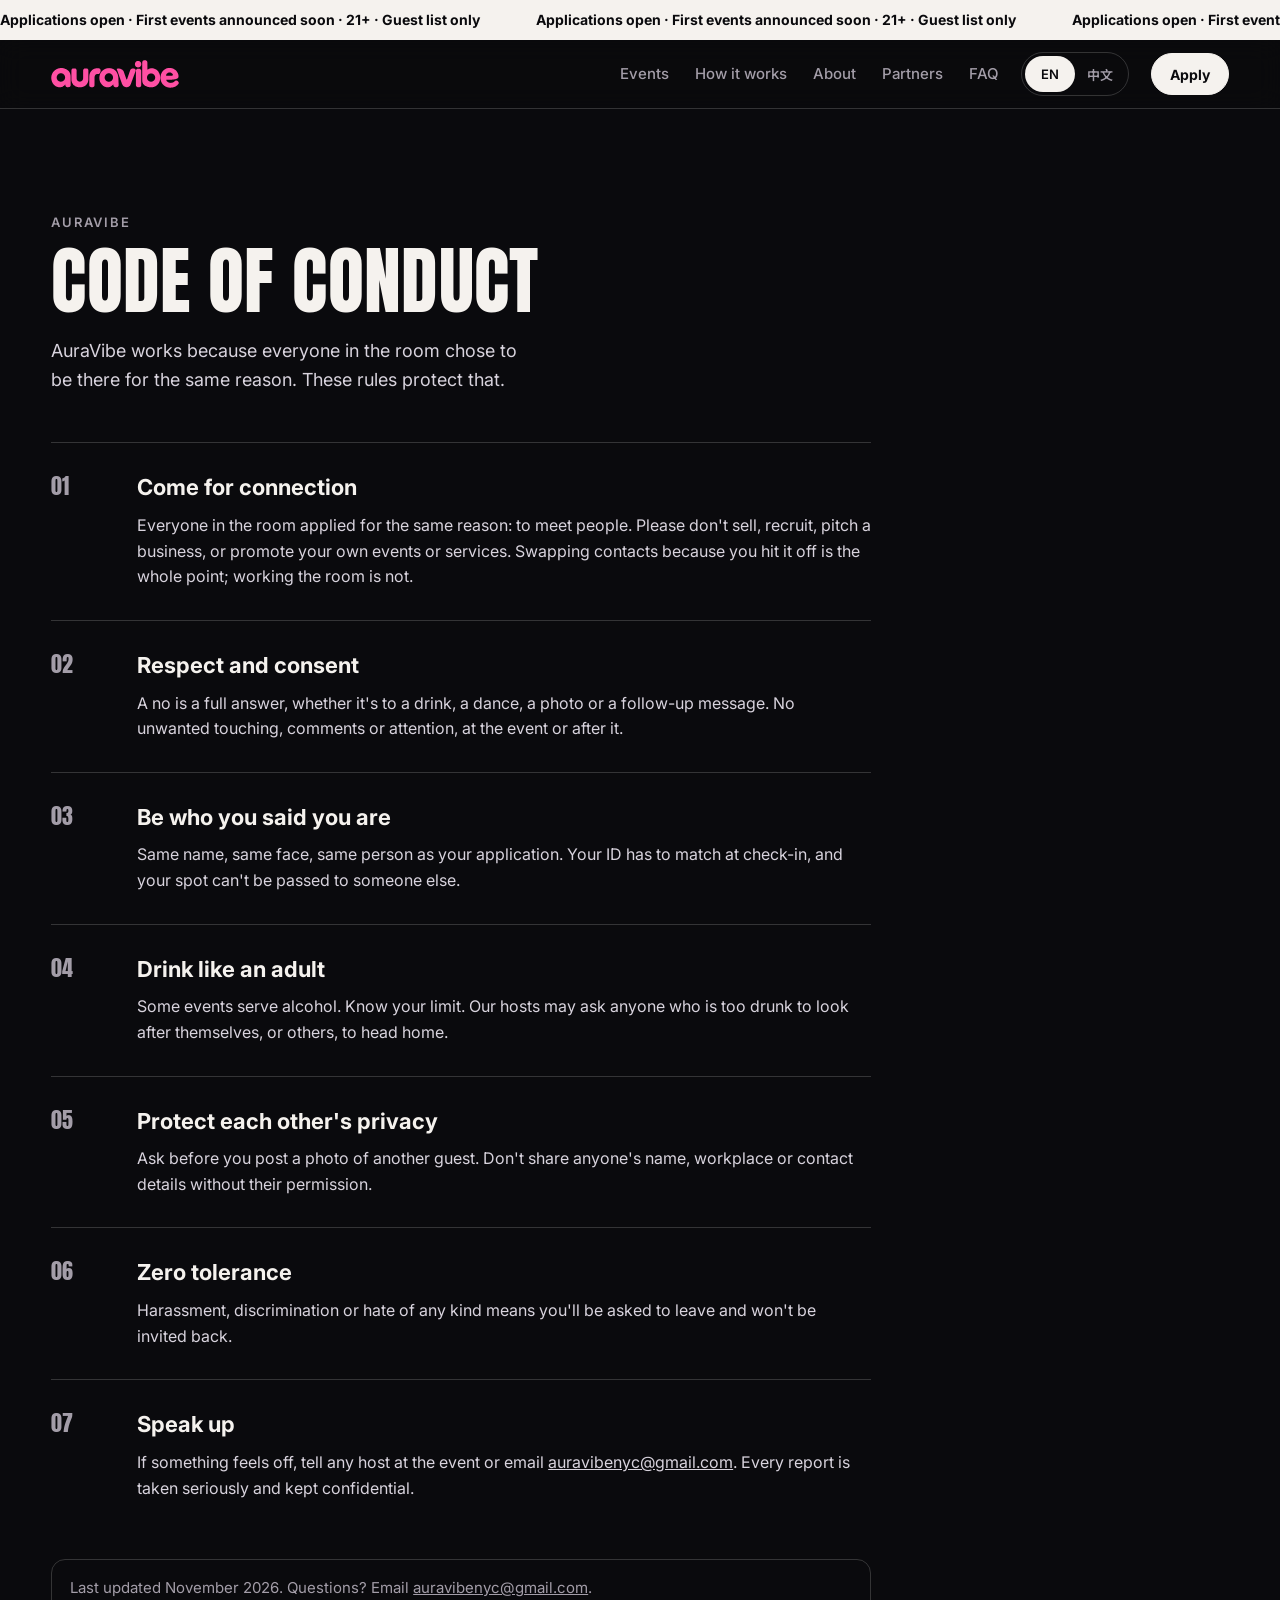
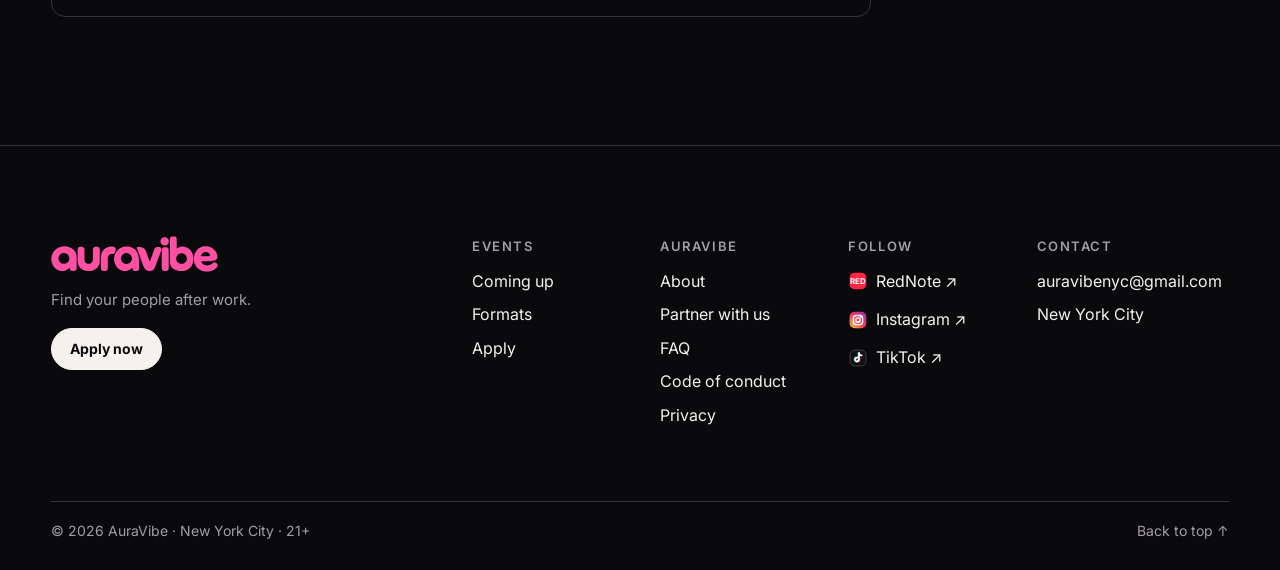
<file: conduct.html>
<!DOCTYPE html>
<html lang="en" data-lang="en" data-title-en="Code of conduct · AuraVibe" data-title-zh="行为准则 · AuraVibe">
<head>
<meta charset="utf-8">
<meta name="viewport" content="width=device-width, initial-scale=1, viewport-fit=cover">
<title>行为准则 Code of conduct · AuraVibe</title>
<meta name="description" content="AuraVibe 为纽约年轻人办精选社交活动：屋顶派对、私宴、看展、周末出游，工作之余找到灵魂契合的人。Curated social events for young New Yorkers. Apply to get on the guest list.">
<meta property="og:type" content="website">
<meta property="og:site_name" content="AuraVibe">
<meta property="og:title" content="行为准则 Code of conduct · AuraVibe">
<meta property="og:description" content="AuraVibe 为纽约年轻人办精选社交活动：屋顶派对、私宴、看展、周末出游，工作之余找到灵魂契合的人。Curated social events for young New Yorkers. Apply to get on the guest list.">
<meta property="og:image" content="https://auravibenyc.com/assets/og-cover.png">
<meta property="og:url" content="https://auravibenyc.com/conduct">
<link rel="canonical" href="https://auravibenyc.com/conduct">
<meta name="twitter:card" content="summary_large_image">
<meta name="theme-color" content="#0A0A0D">
<link rel="icon" href="assets/favicon.svg" type="image/svg+xml">
<link rel="apple-touch-icon" href="assets/apple-touch-icon.png">
<link rel="preconnect" href="https://fonts.googleapis.com">
<link rel="preconnect" href="https://fonts.gstatic.com" crossorigin>
<link href="https://fonts.googleapis.com/css2?family=Anton&family=Inter:wght@400;500;600;700&family=Noto+Sans+SC:wght@400;500;700;900&display=swap" rel="stylesheet">
<script>(function(d){try{if(!matchMedia("(prefers-reduced-motion: reduce)").matches){d.classList.add("js-motion");setTimeout(function(){if(!window.__avMotion)d.classList.remove("js-motion")},3500)}}catch(e){}})(document.documentElement)</script>
<link rel="stylesheet" href="assets/style.css?v=20261128b">
</head>
<body>
<a class="skip" href="#main">Skip to content</a>
<div class="mq" aria-hidden="true"><div class="tr"><span data-t="en">Applications open · First events announced soon · 21+ · Guest list only</span><span data-t="en">Applications open · First events announced soon · 21+ · Guest list only</span><span data-t="en">Applications open · First events announced soon · 21+ · Guest list only</span><span data-t="en">Applications open · First events announced soon · 21+ · Guest list only</span><span data-t="zh">正在接受申请 · 首批活动即将公布 · 21 岁以上 · 仅限受邀名单</span><span data-t="zh">正在接受申请 · 首批活动即将公布 · 21 岁以上 · 仅限受邀名单</span><span data-t="zh">正在接受申请 · 首批活动即将公布 · 21 岁以上 · 仅限受邀名单</span><span data-t="zh">正在接受申请 · 首批活动即将公布 · 21 岁以上 · 仅限受邀名单</span></div></div>
<header class="nav">
  <div class="wrap pad in">
    <a class="home" href="index.html" aria-label="AuraVibe home"><img class="logo" src="assets/logo-pink.svg" alt="AuraVibe" width="1099" height="239"></a>
    <nav aria-label="Main"><a href="events.html"><span data-t="en">Events</span><span data-t="zh">活动</span></a><a href="index.html#how"><span data-t="en">How it works</span><span data-t="zh">参加流程</span></a><a href="about.html"><span data-t="en">About</span><span data-t="zh">关于我们</span></a><a href="partners.html"><span data-t="en">Partners</span><span data-t="zh">合作</span></a><a href="faq.html"><span data-t="en">FAQ</span><span data-t="zh">常见问题</span></a></nav>
    <div class="lang" role="group" aria-label="Language"><button type="button" data-lang="en" aria-pressed="true">EN</button><button type="button" data-lang="zh" aria-pressed="false">中文</button></div>
    <a class="btn solid" href="apply.html"><span data-t="en">Apply</span><span data-t="zh">申请加入</span></a>
    <button type="button" class="menu-btn" aria-label="Menu" aria-expanded="false" aria-controls="mnav"><svg aria-hidden="true" viewBox="0 0 24 24" fill="none" stroke="currentColor" stroke-width="1.8" stroke-linecap="round"><path d="M4 7h16M4 12h16M4 17h16"/></svg></button>
  </div>
  <div class="mnav wrap pad" id="mnav"><a href="events.html"><span data-t="en">Events</span><span data-t="zh">活动</span></a><a href="index.html#how"><span data-t="en">How it works</span><span data-t="zh">参加流程</span></a><a href="about.html"><span data-t="en">About</span><span data-t="zh">关于我们</span></a><a href="partners.html"><span data-t="en">Partners</span><span data-t="zh">合作</span></a><a href="faq.html"><span data-t="en">FAQ</span><span data-t="zh">常见问题</span></a><a class="btn solid" href="apply.html"><span data-t="en">Apply now</span><span data-t="zh">立即申请</span></a></div>
</header>
<main id="main">
<section class="wrap pad page-hd"><p class="eyebrow">AuraVibe</p><h1 class="disp"><span data-t="en">Code of conduct</span><span data-t="zh">行为准则</span></h1><p class="lead"><span data-t="en">AuraVibe works because everyone in the room chose to be there for the same reason. These rules protect that.</span><span data-t="zh">AuraVibe 之所以成立，是因为现场每个人都怀着同样的目的而来。这些准则就是为了守护这一点。</span></p></section><div class="wrap pad"><div class="article"><section><b>01</b><div><h2><span data-t="en">Come for connection</span><span data-t="zh">为交朋友而来</span></h2><p data-t=en>Everyone in the room applied for the same reason: to meet people. Please don't sell, recruit, pitch a business, or promote your own events or services. Swapping contacts because you hit it off is the whole point; working the room is not.</p><p data-t=zh>现场每个人申请的理由都一样：认识新朋友。请不要推销、拉人、推广生意，或宣传你自己的活动和服务。聊得投机互加联系方式正是我们想看到的，但“扫场拓客”不行。</p></div></section><section><b>02</b><div><h2><span data-t="en">Respect and consent</span><span data-t="zh">尊重与同意</span></h2><p data-t=en>A no is a full answer, whether it's to a drink, a dance, a photo or a follow-up message. No unwanted touching, comments or attention, at the event or after it.</p><p data-t=zh>无论是邀请喝一杯、跳支舞、拍张照，还是活动后的私信，对方说“不”就是答案。活动中和活动后，都不允许不受欢迎的触碰、评论或纠缠。</p></div></section><section><b>03</b><div><h2><span data-t="en">Be who you said you are</span><span data-t="zh">做申请里的那个你</span></h2><p data-t=en>Same name, same face, same person as your application. Your ID has to match at check-in, and your spot can't be passed to someone else.</p><p data-t=zh>名字、长相都要和申请一致。入场时证件需与申请信息相符，名额不能转让给他人。</p></div></section><section><b>04</b><div><h2><span data-t="en">Drink like an adult</span><span data-t="zh">理性饮酒</span></h2><p data-t=en>Some events serve alcohol. Know your limit. Our hosts may ask anyone who is too drunk to look after themselves, or others, to head home.</p><p data-t=zh>部分活动会提供酒精饮料，请把握好分寸。如果有人醉到照顾不了自己或影响他人，主持人可能会请对方先离开。</p></div></section><section><b>05</b><div><h2><span data-t="en">Protect each other's privacy</span><span data-t="zh">保护彼此的隐私</span></h2><p data-t=en>Ask before you post a photo of another guest. Don't share anyone's name, workplace or contact details without their permission.</p><p data-t=zh>发布其他嘉宾的照片前请先征得同意。未经允许，不要透露任何人的名字、公司或联系方式。</p></div></section><section><b>06</b><div><h2><span data-t="en">Zero tolerance</span><span data-t="zh">零容忍</span></h2><p data-t=en>Harassment, discrimination or hate of any kind means you'll be asked to leave and won't be invited back.</p><p data-t=zh>任何形式的骚扰、歧视或仇恨言行，都会被请离现场，并且不会再收到邀请。</p></div></section><section><b>07</b><div><h2><span data-t="en">Speak up</span><span data-t="zh">说出来</span></h2><p data-t=en>If something feels off, tell any host at the event or email <a href="mailto:auravibenyc@gmail.com">auravibenyc@gmail.com</a>. Every report is taken seriously and kept confidential.</p><p data-t=zh>如果感觉不对劲，请直接告诉现场任何一位主持人，或发邮件到 <a href="mailto:auravibenyc@gmail.com">auravibenyc@gmail.com</a>。每一次反馈我们都会认真对待并严格保密。</p></div></section><p class="note"><span data-t="en">Last updated November 2026. Questions? Email <a href="mailto:auravibenyc@gmail.com">auravibenyc@gmail.com</a>.</span><span data-t="zh">最近更新：2026 年 11 月。有疑问请发邮件至 <a href="mailto:auravibenyc@gmail.com">auravibenyc@gmail.com</a>。</span></p></div></div>
</main>
<div class="mbar" aria-hidden="true"><div class="in"><p><b><span data-t="en">Applications open</span><span data-t="zh">正在接受申请</span></b><small><span data-t="en">About 6 minutes · reply within 3 days</span><span data-t="zh">大约 6 分钟 · 3 天内回复</span></small></p><a class="btn solid" href="apply.html" tabindex="-1"><span data-t="en">Apply</span><span data-t="zh">申请加入</span></a></div></div>
<footer>
  <div class="wrap pad">
    <div class="ftop">
      <div class="fbrand">
        <a class="flogo" href="index.html" aria-label="AuraVibe home"><img src="assets/logo-pink.svg" alt="AuraVibe" width="1099" height="239" loading="lazy"></a>
        <p><span data-t="en">Find your people after work.</span><span data-t="zh">工作之余，找到灵魂契合的人。</span></p>
        <a class="btn solid sm" href="apply.html"><span data-t="en">Apply now</span><span data-t="zh">立即申请</span></a>
      </div>
      <div class="cols">
      <div><h4><span data-t="en">Events</span><span data-t="zh">活动</span></h4><ul><li><a href="events.html"><span data-t="en">Coming up</span><span data-t="zh">即将开放</span></a></li><li><a href="index.html#formats"><span data-t="en">Formats</span><span data-t="zh">活动类型</span></a></li><li><a href="apply.html"><span data-t="en">Apply</span><span data-t="zh">申请加入</span></a></li></ul></div>
      <div><h4><span data-t="en">AuraVibe</span><span data-t="zh">AuraVibe</span></h4><ul><li><a href="about.html"><span data-t="en">About</span><span data-t="zh">关于我们</span></a></li><li><a href="partners.html"><span data-t="en">Partner with us</span><span data-t="zh">合作</span></a></li><li><a href="faq.html">FAQ</a></li><li><a href="conduct.html"><span data-t="en">Code of conduct</span><span data-t="zh">行为准则</span></a></li><li><a href="privacy.html"><span data-t="en">Privacy</span><span data-t="zh">隐私政策</span></a></li></ul></div>
      <div><h4><span data-t="en">Follow</span><span data-t="zh">关注我们</span></h4><ul><li><a class="social" href="https://www.xiaohongshu.com/user/profile/5a4e51594eacab70252dfdb7" target="_blank" rel="noopener"><svg class="ico" aria-hidden="true" viewBox="0 0 24 24"><rect x="2" y="2" width="20" height="20" rx="6" fill="#FF2442"/><text x="12" y="15.6" text-anchor="middle" font-size="9.5" font-weight="700" fill="#fff" font-family="Inter,Arial,sans-serif">RED</text></svg><span class="lbl"><span data-t="en">RedNote</span><span data-t="zh">小红书</span> <span aria-hidden="true">↗</span></span></a></li><li><a class="social" href="https://www.instagram.com/auravibe_nyc/" target="_blank" rel="noopener"><svg class="ico" aria-hidden="true" viewBox="0 0 24 24"><defs><linearGradient id="igg" x1="0" y1="1" x2="1" y2="0"><stop offset="0" stop-color="#FEC53A"/><stop offset=".5" stop-color="#F2385A"/><stop offset="1" stop-color="#8A3AB9"/></linearGradient></defs><rect x="2" y="2" width="20" height="20" rx="6" fill="url(#igg)"/><rect x="6.5" y="6.5" width="11" height="11" rx="3.4" fill="none" stroke="#fff" stroke-width="1.7"/><circle cx="12" cy="12" r="2.6" fill="none" stroke="#fff" stroke-width="1.7"/><circle cx="15.4" cy="8.6" r=".9" fill="#fff"/></svg><span class="lbl">Instagram <span aria-hidden="true">↗</span></span></a></li><li><a class="social" href="https://www.tiktok.com/@fayerr81" target="_blank" rel="noopener"><svg class="ico" aria-hidden="true" viewBox="0 0 24 24"><rect x="2.5" y="2.5" width="19" height="19" rx="5.5" fill="#111" stroke="#4a4550"/><g transform="translate(12 12)"><path d="M1.2-6.2v8.1a2.35 2.35 0 1 1-2.1-2.33" fill="none" stroke="#25F4EE" stroke-width="1.9" transform="translate(-.6 -.5)"/><path d="M1.2-6.2v8.1a2.35 2.35 0 1 1-2.1-2.33" fill="none" stroke="#FE2C55" stroke-width="1.9" transform="translate(.6 .5)"/><path d="M1.2-6.2v8.1a2.35 2.35 0 1 1-2.1-2.33M1.2-6.2c.3 1.9 1.6 3.1 3.4 3.2" fill="none" stroke="#fff" stroke-width="1.9" stroke-linecap="round"/></g></svg><span class="lbl">TikTok <span aria-hidden="true">↗</span></span></a></li></ul></div>
      <div><h4><span data-t="en">Contact</span><span data-t="zh">联系</span></h4><ul><li><a href="mailto:auravibenyc@gmail.com">auravibenyc@gmail.com</a></li><li><span data-t="en">New York City</span><span data-t="zh">纽约</span></li></ul></div>
    </div>
    </div>
    <div class="bar"><span><span data-t="en">© 2026 AuraVibe · New York City · 21+</span><span data-t="zh">© 2026 AuraVibe · 纽约 · 21 岁以上</span></span><a href="#" class="totop"><span data-t="en">Back to top ↑</span><span data-t="zh">回到顶部 ↑</span></a></div>
  </div>
</footer>
<script src="assets/app.js?v=20261128b"></script>
</body>
</html>
</file>
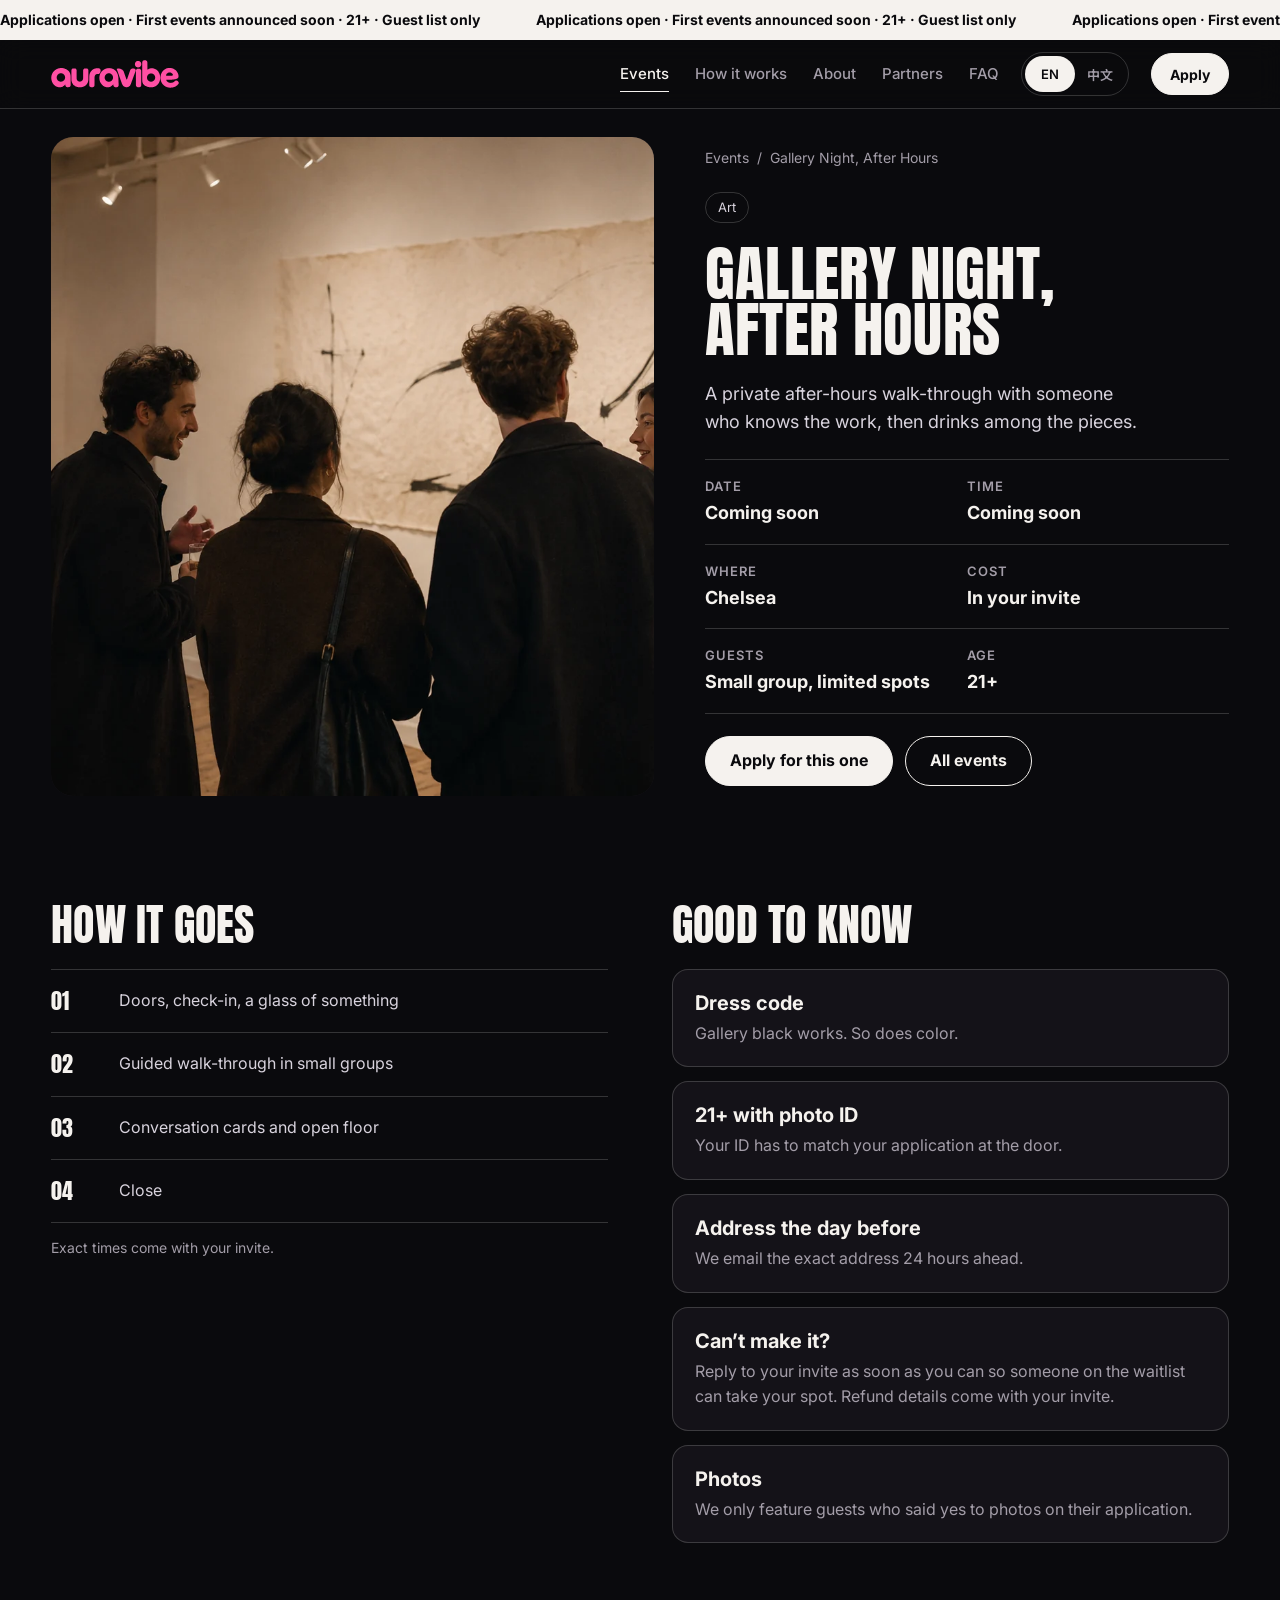
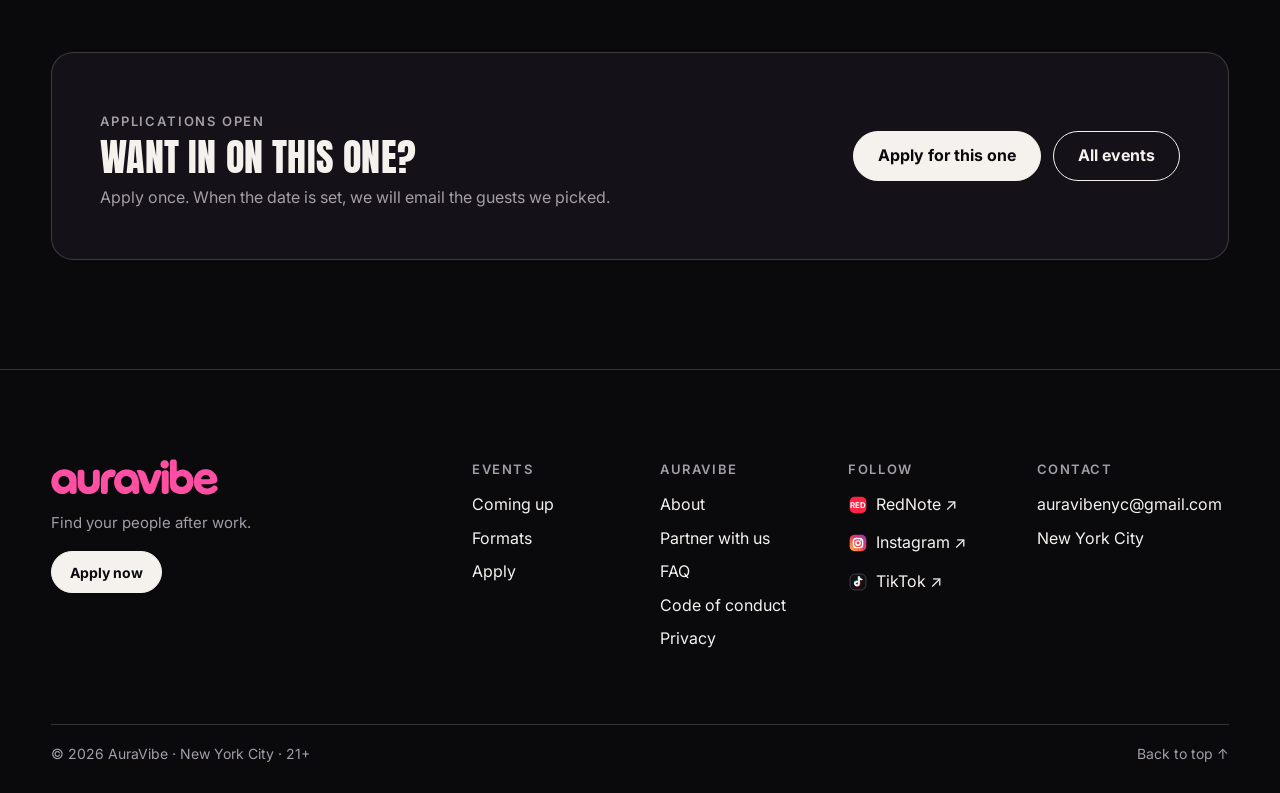
<file: event-gallery-night-after-hours.html>
<!DOCTYPE html>
<html lang="en" data-lang="en" data-title-en="Gallery Night, After Hours · AuraVibe" data-title-zh="闭馆后的画廊夜 · AuraVibe">
<head>
<meta charset="utf-8">
<meta name="viewport" content="width=device-width, initial-scale=1, viewport-fit=cover">
<title>闭馆后的画廊夜 Gallery Night, After Hours · AuraVibe</title>
<meta name="description" content="AuraVibe 为纽约年轻人办精选社交活动：屋顶派对、私宴、看展、周末出游，工作之余找到灵魂契合的人。Curated social events for young New Yorkers. Apply to get on the guest list.">
<meta property="og:type" content="website">
<meta property="og:site_name" content="AuraVibe">
<meta property="og:title" content="闭馆后的画廊夜 Gallery Night, After Hours · AuraVibe">
<meta property="og:description" content="AuraVibe 为纽约年轻人办精选社交活动：屋顶派对、私宴、看展、周末出游，工作之余找到灵魂契合的人。Curated social events for young New Yorkers. Apply to get on the guest list.">
<meta property="og:image" content="https://auravibenyc.com/assets/og-cover.png">
<meta property="og:url" content="https://auravibenyc.com/event-gallery-night-after-hours">
<link rel="canonical" href="https://auravibenyc.com/event-gallery-night-after-hours">
<meta name="twitter:card" content="summary_large_image">
<meta name="theme-color" content="#0A0A0D">
<link rel="icon" href="assets/favicon.svg" type="image/svg+xml">
<link rel="apple-touch-icon" href="assets/apple-touch-icon.png">
<link rel="preconnect" href="https://fonts.googleapis.com">
<link rel="preconnect" href="https://fonts.gstatic.com" crossorigin>
<link href="https://fonts.googleapis.com/css2?family=Anton&family=Inter:wght@400;500;600;700&family=Noto+Sans+SC:wght@400;500;700;900&display=swap" rel="stylesheet">
<script>(function(d){try{if(!matchMedia("(prefers-reduced-motion: reduce)").matches){d.classList.add("js-motion");setTimeout(function(){if(!window.__avMotion)d.classList.remove("js-motion")},3500)}}catch(e){}})(document.documentElement)</script>
<link rel="stylesheet" href="assets/style.css?v=20261128b">
</head>
<body>
<a class="skip" href="#main">Skip to content</a>
<div class="mq" aria-hidden="true"><div class="tr"><span data-t="en">Applications open · First events announced soon · 21+ · Guest list only</span><span data-t="en">Applications open · First events announced soon · 21+ · Guest list only</span><span data-t="en">Applications open · First events announced soon · 21+ · Guest list only</span><span data-t="en">Applications open · First events announced soon · 21+ · Guest list only</span><span data-t="zh">正在接受申请 · 首批活动即将公布 · 21 岁以上 · 仅限受邀名单</span><span data-t="zh">正在接受申请 · 首批活动即将公布 · 21 岁以上 · 仅限受邀名单</span><span data-t="zh">正在接受申请 · 首批活动即将公布 · 21 岁以上 · 仅限受邀名单</span><span data-t="zh">正在接受申请 · 首批活动即将公布 · 21 岁以上 · 仅限受邀名单</span></div></div>
<header class="nav">
  <div class="wrap pad in">
    <a class="home" href="index.html" aria-label="AuraVibe home"><img class="logo" src="assets/logo-pink.svg" alt="AuraVibe" width="1099" height="239"></a>
    <nav aria-label="Main"><a href="events.html" class=on aria-current=page><span data-t="en">Events</span><span data-t="zh">活动</span></a><a href="index.html#how"><span data-t="en">How it works</span><span data-t="zh">参加流程</span></a><a href="about.html"><span data-t="en">About</span><span data-t="zh">关于我们</span></a><a href="partners.html"><span data-t="en">Partners</span><span data-t="zh">合作</span></a><a href="faq.html"><span data-t="en">FAQ</span><span data-t="zh">常见问题</span></a></nav>
    <div class="lang" role="group" aria-label="Language"><button type="button" data-lang="en" aria-pressed="true">EN</button><button type="button" data-lang="zh" aria-pressed="false">中文</button></div>
    <a class="btn solid" href="apply.html"><span data-t="en">Apply</span><span data-t="zh">申请加入</span></a>
    <button type="button" class="menu-btn" aria-label="Menu" aria-expanded="false" aria-controls="mnav"><svg aria-hidden="true" viewBox="0 0 24 24" fill="none" stroke="currentColor" stroke-width="1.8" stroke-linecap="round"><path d="M4 7h16M4 12h16M4 17h16"/></svg></button>
  </div>
  <div class="mnav wrap pad" id="mnav"><a href="events.html"><span data-t="en">Events</span><span data-t="zh">活动</span></a><a href="index.html#how"><span data-t="en">How it works</span><span data-t="zh">参加流程</span></a><a href="about.html"><span data-t="en">About</span><span data-t="zh">关于我们</span></a><a href="partners.html"><span data-t="en">Partners</span><span data-t="zh">合作</span></a><a href="faq.html"><span data-t="en">FAQ</span><span data-t="zh">常见问题</span></a><a class="btn solid" href="apply.html"><span data-t="en">Apply now</span><span data-t="zh">立即申请</span></a></div>
</header>
<main id="main">

  <section class="wrap pad evhero" aria-labelledby="ev-h">
    <div class="ph photo-frame" data-photo="ev-gallery-night-after-hours"><img class="photo-img" src="assets/editorial/gallery.webp" width="1440" height="960" alt="Visitors talk beside an abstract ink painting in a gallery." data-alt-en="Visitors talk beside an abstract ink painting in a gallery." data-alt-zh="几位观众在画廊的抽象墨画旁交谈。" fetchpriority="high" decoding="async"></div>
    <div class="evinfo">
      <p class="crumb"><a href="events.html"><span data-t="en">Events</span><span data-t="zh">活动</span></a><span aria-hidden="true">/</span><span><span data-t="en">Gallery Night, After Hours</span><span data-t="zh">闭馆后的画廊夜</span></span></p>
      <span class="pill" style="align-self:flex-start"><span data-t="en">Art</span><span data-t="zh">艺术</span></span>
      <h1 class="disp" id="ev-h"><span data-t="en">Gallery Night, After Hours</span><span data-t="zh">闭馆后的画廊夜</span></h1>
      <p class="lead"><span data-t="en">A private after-hours walk-through with someone who knows the work, then drinks among the pieces.</span><span data-t="zh">闭馆后的私人导览，由懂作品的人带着看，之后在展厅里喝一杯。</span></p>
      <dl class="facts2" style="margin:0">
        <div><dt><span data-t="en">Date</span><span data-t="zh">日期</span></dt><dd style="margin:0"><b><span data-t="en">Coming soon</span><span data-t="zh">即将公布</span></b></dd></div>
        <div><dt><span data-t="en">Time</span><span data-t="zh">时间</span></dt><dd style="margin:0"><b><span data-t="en">Coming soon</span><span data-t="zh">即将公布</span></b></dd></div>
        <div><dt><span data-t="en">Where</span><span data-t="zh">地点</span></dt><dd style="margin:0"><b><span data-t="en">Chelsea</span><span data-t="zh">切尔西</span></b></dd></div>
        <div><dt><span data-t="en">Cost</span><span data-t="zh">费用</span></dt><dd style="margin:0"><b><span data-t="en">In your invite</span><span data-t="zh">随邀请函告知</span></b></dd></div>
        <div><dt><span data-t="en">Guests</span><span data-t="zh">人数</span></dt><dd style="margin:0"><b><span data-t="en">Small group, limited spots</span><span data-t="zh">小规模，名额有限</span></b></dd></div>
        <div><dt><span data-t="en">Age</span><span data-t="zh">年龄</span></dt><dd style="margin:0"><b>21+</b></dd></div>
      </dl>
      <div class="row"><a class="btn solid" href="apply.html?event=gallery-night-after-hours"><span data-t="en">Apply for this one</span><span data-t="zh">申请这一场</span></a><a class="btn ghost" href="events.html"><span data-t="en">All events</span><span data-t="zh">全部活动</span></a></div>
    </div>
  </section>
  <section class="wrap pad sec cols2">
    <div><h2 class="disp h2s"><span data-t="en">How it goes</span><span data-t="zh">活动流程</span></h2><ol class="sched"><li><b>01</b><span><span data-t="en">Doors, check-in, a glass of something</span><span data-t="zh">入场签到，先来一杯</span></span></li><li><b>02</b><span><span data-t="en">Guided walk-through in small groups</span><span data-t="zh">分小组导览</span></span></li><li><b>03</b><span><span data-t="en">Conversation cards and open floor</span><span data-t="zh">话题卡片，自由交流</span></span></li><li><b>04</b><span><span data-t="en">Close</span><span data-t="zh">结束</span></span></li></ol>
      <p style="color:var(--mute);margin-top:14px;font-size:14px"><span data-t="en">Exact times come with your invite.</span><span data-t="zh">具体时间会随邀请函一起发给你。</span></p></div>
    <div><h2 class="disp h2s"><span data-t="en">Good to know</span><span data-t="zh">注意事项</span></h2>
      <div class="know"><div><h3><span data-t="en">Dress code</span><span data-t="zh">着装</span></h3><p><span data-t="en">Gallery black works. So does color.</span><span data-t="zh">画廊黑很合适，穿得鲜艳也行。</span></p></div><div><h3><span data-t="en">21+ with photo ID</span><span data-t="zh">21 岁以上，携带带照片证件</span></h3><p><span data-t="en">Your ID has to match your application at the door.</span><span data-t="zh">入场时证件需与申请信息一致。</span></p></div><div><h3><span data-t="en">Address the day before</span><span data-t="zh">地址提前一天发</span></h3><p><span data-t="en">We email the exact address 24 hours ahead.</span><span data-t="zh">我们会在活动前 24 小时把具体地址发到你的邮箱。</span></p></div><div><h3><span data-t="en">Can’t make it?</span><span data-t="zh">临时去不了？</span></h3><p><span data-t="en">Reply to your invite as soon as you can so someone on the waitlist can take your spot. Refund details come with your invite.</span><span data-t="zh">请尽早回复邀请邮件，让候补的人补上。退款规则会写在邀请函里。</span></p></div><div><h3><span data-t="en">Photos</span><span data-t="zh">拍照</span></h3><p><span data-t="en">We only feature guests who said yes to photos on their application.</span><span data-t="zh">只有在申请中同意拍照的嘉宾，才会出现在我们发布的内容里。</span></p></div></div></div>
  </section>
  <section class="wrap pad evcta"><div class="band"><div><p class="eyebrow"><span data-t="en">Applications open</span><span data-t="zh">正在接受申请</span></p><h2 class="disp"><span data-t="en">Want in on this one?</span><span data-t="zh">想参加这一场？</span></h2><p><span data-t="en">Apply once. When the date is set, we will email the guests we picked.</span><span data-t="zh">申请一次就好。日期确定后，我们会给入选的嘉宾发邮件邀请。</span></p></div><div class="row"><a class="btn solid" href="apply.html?event=gallery-night-after-hours"><span data-t="en">Apply for this one</span><span data-t="zh">申请这一场</span></a><a class="btn ghost" href="events.html"><span data-t="en">All events</span><span data-t="zh">全部活动</span></a></div></div></section>
  <div class="sticky-cta"><div class="wrap pad in"><p><span data-t="en">Gallery Night, After Hours</span><span data-t="zh">闭馆后的画廊夜</span><small><span data-t="en">Coming soon · Chelsea</span><span data-t="zh">即将公布 · 切尔西</span></small></p>
    <a class="btn solid" href="apply.html?event=gallery-night-after-hours"><span data-t="en">Apply</span><span data-t="zh">申请</span></a></div></div>

</main>
<footer>
  <div class="wrap pad">
    <div class="ftop">
      <div class="fbrand">
        <a class="flogo" href="index.html" aria-label="AuraVibe home"><img src="assets/logo-pink.svg" alt="AuraVibe" width="1099" height="239" loading="lazy"></a>
        <p><span data-t="en">Find your people after work.</span><span data-t="zh">工作之余，找到灵魂契合的人。</span></p>
        <a class="btn solid sm" href="apply.html"><span data-t="en">Apply now</span><span data-t="zh">立即申请</span></a>
      </div>
      <div class="cols">
      <div><h4><span data-t="en">Events</span><span data-t="zh">活动</span></h4><ul><li><a href="events.html"><span data-t="en">Coming up</span><span data-t="zh">即将开放</span></a></li><li><a href="index.html#formats"><span data-t="en">Formats</span><span data-t="zh">活动类型</span></a></li><li><a href="apply.html"><span data-t="en">Apply</span><span data-t="zh">申请加入</span></a></li></ul></div>
      <div><h4><span data-t="en">AuraVibe</span><span data-t="zh">AuraVibe</span></h4><ul><li><a href="about.html"><span data-t="en">About</span><span data-t="zh">关于我们</span></a></li><li><a href="partners.html"><span data-t="en">Partner with us</span><span data-t="zh">合作</span></a></li><li><a href="faq.html">FAQ</a></li><li><a href="conduct.html"><span data-t="en">Code of conduct</span><span data-t="zh">行为准则</span></a></li><li><a href="privacy.html"><span data-t="en">Privacy</span><span data-t="zh">隐私政策</span></a></li></ul></div>
      <div><h4><span data-t="en">Follow</span><span data-t="zh">关注我们</span></h4><ul><li><a class="social" href="https://www.xiaohongshu.com/user/profile/5a4e51594eacab70252dfdb7" target="_blank" rel="noopener"><svg class="ico" aria-hidden="true" viewBox="0 0 24 24"><rect x="2" y="2" width="20" height="20" rx="6" fill="#FF2442"/><text x="12" y="15.6" text-anchor="middle" font-size="9.5" font-weight="700" fill="#fff" font-family="Inter,Arial,sans-serif">RED</text></svg><span class="lbl"><span data-t="en">RedNote</span><span data-t="zh">小红书</span> <span aria-hidden="true">↗</span></span></a></li><li><a class="social" href="https://www.instagram.com/auravibe_nyc/" target="_blank" rel="noopener"><svg class="ico" aria-hidden="true" viewBox="0 0 24 24"><defs><linearGradient id="igg" x1="0" y1="1" x2="1" y2="0"><stop offset="0" stop-color="#FEC53A"/><stop offset=".5" stop-color="#F2385A"/><stop offset="1" stop-color="#8A3AB9"/></linearGradient></defs><rect x="2" y="2" width="20" height="20" rx="6" fill="url(#igg)"/><rect x="6.5" y="6.5" width="11" height="11" rx="3.4" fill="none" stroke="#fff" stroke-width="1.7"/><circle cx="12" cy="12" r="2.6" fill="none" stroke="#fff" stroke-width="1.7"/><circle cx="15.4" cy="8.6" r=".9" fill="#fff"/></svg><span class="lbl">Instagram <span aria-hidden="true">↗</span></span></a></li><li><a class="social" href="https://www.tiktok.com/@fayerr81" target="_blank" rel="noopener"><svg class="ico" aria-hidden="true" viewBox="0 0 24 24"><rect x="2.5" y="2.5" width="19" height="19" rx="5.5" fill="#111" stroke="#4a4550"/><g transform="translate(12 12)"><path d="M1.2-6.2v8.1a2.35 2.35 0 1 1-2.1-2.33" fill="none" stroke="#25F4EE" stroke-width="1.9" transform="translate(-.6 -.5)"/><path d="M1.2-6.2v8.1a2.35 2.35 0 1 1-2.1-2.33" fill="none" stroke="#FE2C55" stroke-width="1.9" transform="translate(.6 .5)"/><path d="M1.2-6.2v8.1a2.35 2.35 0 1 1-2.1-2.33M1.2-6.2c.3 1.9 1.6 3.1 3.4 3.2" fill="none" stroke="#fff" stroke-width="1.9" stroke-linecap="round"/></g></svg><span class="lbl">TikTok <span aria-hidden="true">↗</span></span></a></li></ul></div>
      <div><h4><span data-t="en">Contact</span><span data-t="zh">联系</span></h4><ul><li><a href="mailto:auravibenyc@gmail.com">auravibenyc@gmail.com</a></li><li><span data-t="en">New York City</span><span data-t="zh">纽约</span></li></ul></div>
    </div>
    </div>
    <div class="bar"><span><span data-t="en">© 2026 AuraVibe · New York City · 21+</span><span data-t="zh">© 2026 AuraVibe · 纽约 · 21 岁以上</span></span><a href="#" class="totop"><span data-t="en">Back to top ↑</span><span data-t="zh">回到顶部 ↑</span></a></div>
  </div>
</footer>
<script src="assets/app.js?v=20261128b"></script>
</body>
</html>
</file>
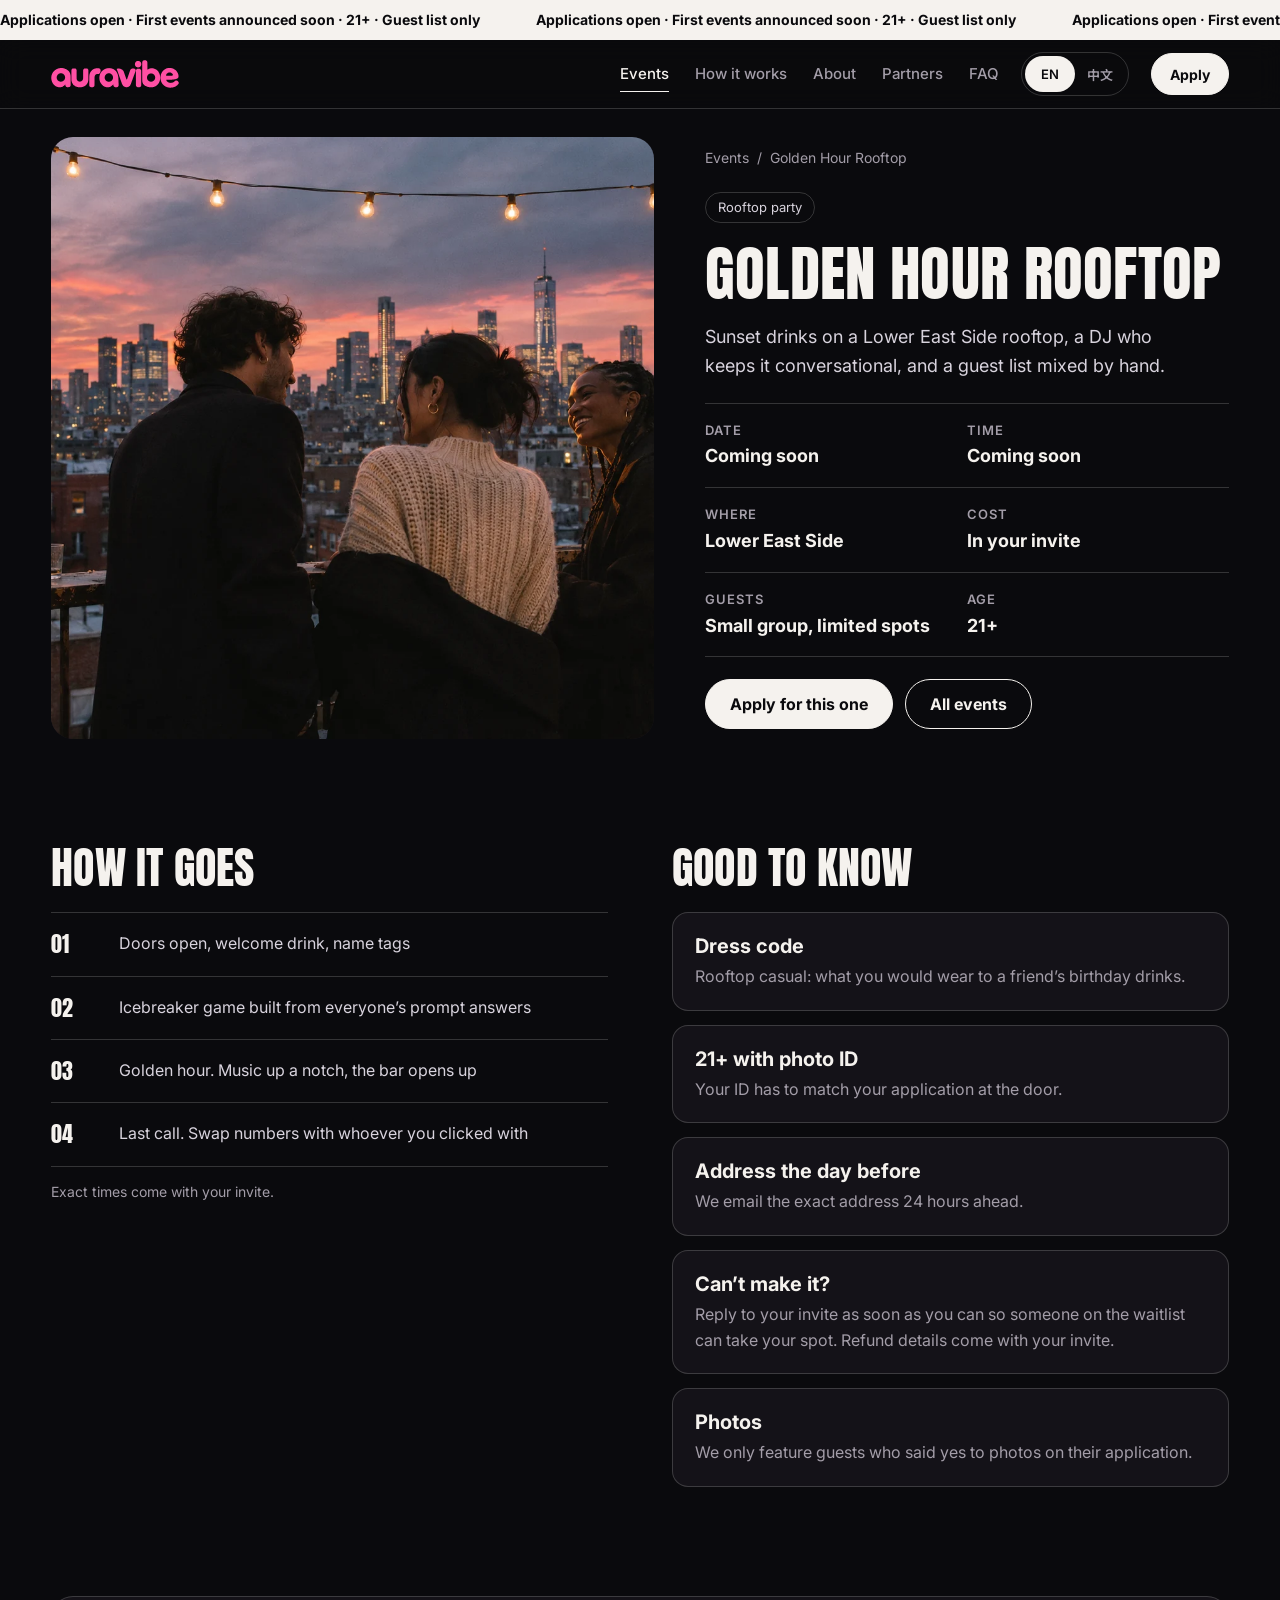
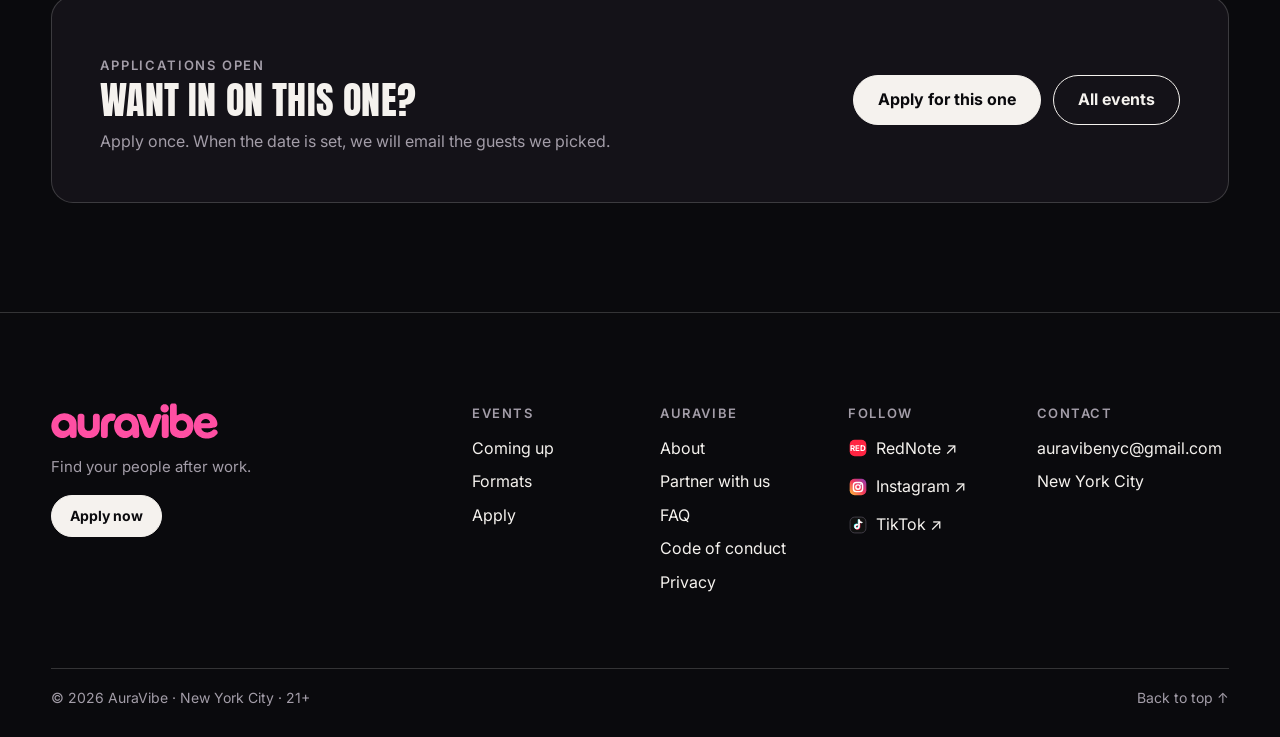
<file: event-golden-hour-rooftop.html>
<!DOCTYPE html>
<html lang="en" data-lang="en" data-title-en="Golden Hour Rooftop · AuraVibe" data-title-zh="黄昏屋顶派对 · AuraVibe">
<head>
<meta charset="utf-8">
<meta name="viewport" content="width=device-width, initial-scale=1, viewport-fit=cover">
<title>黄昏屋顶派对 Golden Hour Rooftop · AuraVibe</title>
<meta name="description" content="AuraVibe 为纽约年轻人办精选社交活动：屋顶派对、私宴、看展、周末出游，工作之余找到灵魂契合的人。Curated social events for young New Yorkers. Apply to get on the guest list.">
<meta property="og:type" content="website">
<meta property="og:site_name" content="AuraVibe">
<meta property="og:title" content="黄昏屋顶派对 Golden Hour Rooftop · AuraVibe">
<meta property="og:description" content="AuraVibe 为纽约年轻人办精选社交活动：屋顶派对、私宴、看展、周末出游，工作之余找到灵魂契合的人。Curated social events for young New Yorkers. Apply to get on the guest list.">
<meta property="og:image" content="https://auravibenyc.com/assets/og-cover.png">
<meta property="og:url" content="https://auravibenyc.com/event-golden-hour-rooftop">
<link rel="canonical" href="https://auravibenyc.com/event-golden-hour-rooftop">
<meta name="twitter:card" content="summary_large_image">
<meta name="theme-color" content="#0A0A0D">
<link rel="icon" href="assets/favicon.svg" type="image/svg+xml">
<link rel="apple-touch-icon" href="assets/apple-touch-icon.png">
<link rel="preconnect" href="https://fonts.googleapis.com">
<link rel="preconnect" href="https://fonts.gstatic.com" crossorigin>
<link href="https://fonts.googleapis.com/css2?family=Anton&family=Inter:wght@400;500;600;700&family=Noto+Sans+SC:wght@400;500;700;900&display=swap" rel="stylesheet">
<script>(function(d){try{if(!matchMedia("(prefers-reduced-motion: reduce)").matches){d.classList.add("js-motion");setTimeout(function(){if(!window.__avMotion)d.classList.remove("js-motion")},3500)}}catch(e){}})(document.documentElement)</script>
<link rel="stylesheet" href="assets/style.css?v=20261128b">
</head>
<body>
<a class="skip" href="#main">Skip to content</a>
<div class="mq" aria-hidden="true"><div class="tr"><span data-t="en">Applications open · First events announced soon · 21+ · Guest list only</span><span data-t="en">Applications open · First events announced soon · 21+ · Guest list only</span><span data-t="en">Applications open · First events announced soon · 21+ · Guest list only</span><span data-t="en">Applications open · First events announced soon · 21+ · Guest list only</span><span data-t="zh">正在接受申请 · 首批活动即将公布 · 21 岁以上 · 仅限受邀名单</span><span data-t="zh">正在接受申请 · 首批活动即将公布 · 21 岁以上 · 仅限受邀名单</span><span data-t="zh">正在接受申请 · 首批活动即将公布 · 21 岁以上 · 仅限受邀名单</span><span data-t="zh">正在接受申请 · 首批活动即将公布 · 21 岁以上 · 仅限受邀名单</span></div></div>
<header class="nav">
  <div class="wrap pad in">
    <a class="home" href="index.html" aria-label="AuraVibe home"><img class="logo" src="assets/logo-pink.svg" alt="AuraVibe" width="1099" height="239"></a>
    <nav aria-label="Main"><a href="events.html" class=on aria-current=page><span data-t="en">Events</span><span data-t="zh">活动</span></a><a href="index.html#how"><span data-t="en">How it works</span><span data-t="zh">参加流程</span></a><a href="about.html"><span data-t="en">About</span><span data-t="zh">关于我们</span></a><a href="partners.html"><span data-t="en">Partners</span><span data-t="zh">合作</span></a><a href="faq.html"><span data-t="en">FAQ</span><span data-t="zh">常见问题</span></a></nav>
    <div class="lang" role="group" aria-label="Language"><button type="button" data-lang="en" aria-pressed="true">EN</button><button type="button" data-lang="zh" aria-pressed="false">中文</button></div>
    <a class="btn solid" href="apply.html"><span data-t="en">Apply</span><span data-t="zh">申请加入</span></a>
    <button type="button" class="menu-btn" aria-label="Menu" aria-expanded="false" aria-controls="mnav"><svg aria-hidden="true" viewBox="0 0 24 24" fill="none" stroke="currentColor" stroke-width="1.8" stroke-linecap="round"><path d="M4 7h16M4 12h16M4 17h16"/></svg></button>
  </div>
  <div class="mnav wrap pad" id="mnav"><a href="events.html"><span data-t="en">Events</span><span data-t="zh">活动</span></a><a href="index.html#how"><span data-t="en">How it works</span><span data-t="zh">参加流程</span></a><a href="about.html"><span data-t="en">About</span><span data-t="zh">关于我们</span></a><a href="partners.html"><span data-t="en">Partners</span><span data-t="zh">合作</span></a><a href="faq.html"><span data-t="en">FAQ</span><span data-t="zh">常见问题</span></a><a class="btn solid" href="apply.html"><span data-t="en">Apply now</span><span data-t="zh">立即申请</span></a></div>
</header>
<main id="main">

  <section class="wrap pad evhero" aria-labelledby="ev-h">
    <div class="ph photo-frame" data-photo="ev-golden-hour-rooftop"><img class="photo-img" src="assets/editorial/rooftop.webp" width="1440" height="960" alt="Three people chat on a rooftop under string lights at dusk." data-alt-en="Three people chat on a rooftop under string lights at dusk." data-alt-zh="三个人在暮色中亮着串灯的屋顶上聊天。" fetchpriority="high" decoding="async"></div>
    <div class="evinfo">
      <p class="crumb"><a href="events.html"><span data-t="en">Events</span><span data-t="zh">活动</span></a><span aria-hidden="true">/</span><span><span data-t="en">Golden Hour Rooftop</span><span data-t="zh">黄昏屋顶派对</span></span></p>
      <span class="pill" style="align-self:flex-start"><span data-t="en">Rooftop party</span><span data-t="zh">屋顶派对</span></span>
      <h1 class="disp" id="ev-h"><span data-t="en">Golden Hour Rooftop</span><span data-t="zh">黄昏屋顶派对</span></h1>
      <p class="lead"><span data-t="en">Sunset drinks on a Lower East Side rooftop, a DJ who keeps it conversational, and a guest list mixed by hand.</span><span data-t="zh">在下东区的屋顶看日落、喝一杯，DJ 把音量控制在能聊天的程度，宾客名单由我们亲手搭配。</span></p>
      <dl class="facts2" style="margin:0">
        <div><dt><span data-t="en">Date</span><span data-t="zh">日期</span></dt><dd style="margin:0"><b><span data-t="en">Coming soon</span><span data-t="zh">即将公布</span></b></dd></div>
        <div><dt><span data-t="en">Time</span><span data-t="zh">时间</span></dt><dd style="margin:0"><b><span data-t="en">Coming soon</span><span data-t="zh">即将公布</span></b></dd></div>
        <div><dt><span data-t="en">Where</span><span data-t="zh">地点</span></dt><dd style="margin:0"><b><span data-t="en">Lower East Side</span><span data-t="zh">下东区</span></b></dd></div>
        <div><dt><span data-t="en">Cost</span><span data-t="zh">费用</span></dt><dd style="margin:0"><b><span data-t="en">In your invite</span><span data-t="zh">随邀请函告知</span></b></dd></div>
        <div><dt><span data-t="en">Guests</span><span data-t="zh">人数</span></dt><dd style="margin:0"><b><span data-t="en">Small group, limited spots</span><span data-t="zh">小规模，名额有限</span></b></dd></div>
        <div><dt><span data-t="en">Age</span><span data-t="zh">年龄</span></dt><dd style="margin:0"><b>21+</b></dd></div>
      </dl>
      <div class="row"><a class="btn solid" href="apply.html?event=golden-hour-rooftop"><span data-t="en">Apply for this one</span><span data-t="zh">申请这一场</span></a><a class="btn ghost" href="events.html"><span data-t="en">All events</span><span data-t="zh">全部活动</span></a></div>
    </div>
  </section>
  <section class="wrap pad sec cols2">
    <div><h2 class="disp h2s"><span data-t="en">How it goes</span><span data-t="zh">活动流程</span></h2><ol class="sched"><li><b>01</b><span><span data-t="en">Doors open, welcome drink, name tags</span><span data-t="zh">入场、欢迎饮品、领名牌</span></span></li><li><b>02</b><span><span data-t="en">Icebreaker game built from everyone’s prompt answers</span><span data-t="zh">破冰游戏，素材来自大家的申请回答</span></span></li><li><b>03</b><span><span data-t="en">Golden hour. Music up a notch, the bar opens up</span><span data-t="zh">黄金时刻，音乐稍稍调高，吧台开放</span></span></li><li><b>04</b><span><span data-t="en">Last call. Swap numbers with whoever you clicked with</span><span data-t="zh">最后一轮，和聊得来的人互加联系方式</span></span></li></ol>
      <p style="color:var(--mute);margin-top:14px;font-size:14px"><span data-t="en">Exact times come with your invite.</span><span data-t="zh">具体时间会随邀请函一起发给你。</span></p></div>
    <div><h2 class="disp h2s"><span data-t="en">Good to know</span><span data-t="zh">注意事项</span></h2>
      <div class="know"><div><h3><span data-t="en">Dress code</span><span data-t="zh">着装</span></h3><p><span data-t="en">Rooftop casual: what you would wear to a friend’s birthday drinks.</span><span data-t="zh">屋顶休闲风，像去朋友的生日小聚那样穿。</span></p></div><div><h3><span data-t="en">21+ with photo ID</span><span data-t="zh">21 岁以上，携带带照片证件</span></h3><p><span data-t="en">Your ID has to match your application at the door.</span><span data-t="zh">入场时证件需与申请信息一致。</span></p></div><div><h3><span data-t="en">Address the day before</span><span data-t="zh">地址提前一天发</span></h3><p><span data-t="en">We email the exact address 24 hours ahead.</span><span data-t="zh">我们会在活动前 24 小时把具体地址发到你的邮箱。</span></p></div><div><h3><span data-t="en">Can’t make it?</span><span data-t="zh">临时去不了？</span></h3><p><span data-t="en">Reply to your invite as soon as you can so someone on the waitlist can take your spot. Refund details come with your invite.</span><span data-t="zh">请尽早回复邀请邮件，让候补的人补上。退款规则会写在邀请函里。</span></p></div><div><h3><span data-t="en">Photos</span><span data-t="zh">拍照</span></h3><p><span data-t="en">We only feature guests who said yes to photos on their application.</span><span data-t="zh">只有在申请中同意拍照的嘉宾，才会出现在我们发布的内容里。</span></p></div></div></div>
  </section>
  <section class="wrap pad evcta"><div class="band"><div><p class="eyebrow"><span data-t="en">Applications open</span><span data-t="zh">正在接受申请</span></p><h2 class="disp"><span data-t="en">Want in on this one?</span><span data-t="zh">想参加这一场？</span></h2><p><span data-t="en">Apply once. When the date is set, we will email the guests we picked.</span><span data-t="zh">申请一次就好。日期确定后，我们会给入选的嘉宾发邮件邀请。</span></p></div><div class="row"><a class="btn solid" href="apply.html?event=golden-hour-rooftop"><span data-t="en">Apply for this one</span><span data-t="zh">申请这一场</span></a><a class="btn ghost" href="events.html"><span data-t="en">All events</span><span data-t="zh">全部活动</span></a></div></div></section>
  <div class="sticky-cta"><div class="wrap pad in"><p><span data-t="en">Golden Hour Rooftop</span><span data-t="zh">黄昏屋顶派对</span><small><span data-t="en">Coming soon · Lower East Side</span><span data-t="zh">即将公布 · 下东区</span></small></p>
    <a class="btn solid" href="apply.html?event=golden-hour-rooftop"><span data-t="en">Apply</span><span data-t="zh">申请</span></a></div></div>

</main>
<footer>
  <div class="wrap pad">
    <div class="ftop">
      <div class="fbrand">
        <a class="flogo" href="index.html" aria-label="AuraVibe home"><img src="assets/logo-pink.svg" alt="AuraVibe" width="1099" height="239" loading="lazy"></a>
        <p><span data-t="en">Find your people after work.</span><span data-t="zh">工作之余，找到灵魂契合的人。</span></p>
        <a class="btn solid sm" href="apply.html"><span data-t="en">Apply now</span><span data-t="zh">立即申请</span></a>
      </div>
      <div class="cols">
      <div><h4><span data-t="en">Events</span><span data-t="zh">活动</span></h4><ul><li><a href="events.html"><span data-t="en">Coming up</span><span data-t="zh">即将开放</span></a></li><li><a href="index.html#formats"><span data-t="en">Formats</span><span data-t="zh">活动类型</span></a></li><li><a href="apply.html"><span data-t="en">Apply</span><span data-t="zh">申请加入</span></a></li></ul></div>
      <div><h4><span data-t="en">AuraVibe</span><span data-t="zh">AuraVibe</span></h4><ul><li><a href="about.html"><span data-t="en">About</span><span data-t="zh">关于我们</span></a></li><li><a href="partners.html"><span data-t="en">Partner with us</span><span data-t="zh">合作</span></a></li><li><a href="faq.html">FAQ</a></li><li><a href="conduct.html"><span data-t="en">Code of conduct</span><span data-t="zh">行为准则</span></a></li><li><a href="privacy.html"><span data-t="en">Privacy</span><span data-t="zh">隐私政策</span></a></li></ul></div>
      <div><h4><span data-t="en">Follow</span><span data-t="zh">关注我们</span></h4><ul><li><a class="social" href="https://www.xiaohongshu.com/user/profile/5a4e51594eacab70252dfdb7" target="_blank" rel="noopener"><svg class="ico" aria-hidden="true" viewBox="0 0 24 24"><rect x="2" y="2" width="20" height="20" rx="6" fill="#FF2442"/><text x="12" y="15.6" text-anchor="middle" font-size="9.5" font-weight="700" fill="#fff" font-family="Inter,Arial,sans-serif">RED</text></svg><span class="lbl"><span data-t="en">RedNote</span><span data-t="zh">小红书</span> <span aria-hidden="true">↗</span></span></a></li><li><a class="social" href="https://www.instagram.com/auravibe_nyc/" target="_blank" rel="noopener"><svg class="ico" aria-hidden="true" viewBox="0 0 24 24"><defs><linearGradient id="igg" x1="0" y1="1" x2="1" y2="0"><stop offset="0" stop-color="#FEC53A"/><stop offset=".5" stop-color="#F2385A"/><stop offset="1" stop-color="#8A3AB9"/></linearGradient></defs><rect x="2" y="2" width="20" height="20" rx="6" fill="url(#igg)"/><rect x="6.5" y="6.5" width="11" height="11" rx="3.4" fill="none" stroke="#fff" stroke-width="1.7"/><circle cx="12" cy="12" r="2.6" fill="none" stroke="#fff" stroke-width="1.7"/><circle cx="15.4" cy="8.6" r=".9" fill="#fff"/></svg><span class="lbl">Instagram <span aria-hidden="true">↗</span></span></a></li><li><a class="social" href="https://www.tiktok.com/@fayerr81" target="_blank" rel="noopener"><svg class="ico" aria-hidden="true" viewBox="0 0 24 24"><rect x="2.5" y="2.5" width="19" height="19" rx="5.5" fill="#111" stroke="#4a4550"/><g transform="translate(12 12)"><path d="M1.2-6.2v8.1a2.35 2.35 0 1 1-2.1-2.33" fill="none" stroke="#25F4EE" stroke-width="1.9" transform="translate(-.6 -.5)"/><path d="M1.2-6.2v8.1a2.35 2.35 0 1 1-2.1-2.33" fill="none" stroke="#FE2C55" stroke-width="1.9" transform="translate(.6 .5)"/><path d="M1.2-6.2v8.1a2.35 2.35 0 1 1-2.1-2.33M1.2-6.2c.3 1.9 1.6 3.1 3.4 3.2" fill="none" stroke="#fff" stroke-width="1.9" stroke-linecap="round"/></g></svg><span class="lbl">TikTok <span aria-hidden="true">↗</span></span></a></li></ul></div>
      <div><h4><span data-t="en">Contact</span><span data-t="zh">联系</span></h4><ul><li><a href="mailto:auravibenyc@gmail.com">auravibenyc@gmail.com</a></li><li><span data-t="en">New York City</span><span data-t="zh">纽约</span></li></ul></div>
    </div>
    </div>
    <div class="bar"><span><span data-t="en">© 2026 AuraVibe · New York City · 21+</span><span data-t="zh">© 2026 AuraVibe · 纽约 · 21 岁以上</span></span><a href="#" class="totop"><span data-t="en">Back to top ↑</span><span data-t="zh">回到顶部 ↑</span></a></div>
  </div>
</footer>
<script src="assets/app.js?v=20261128b"></script>
</body>
</html>
</file>
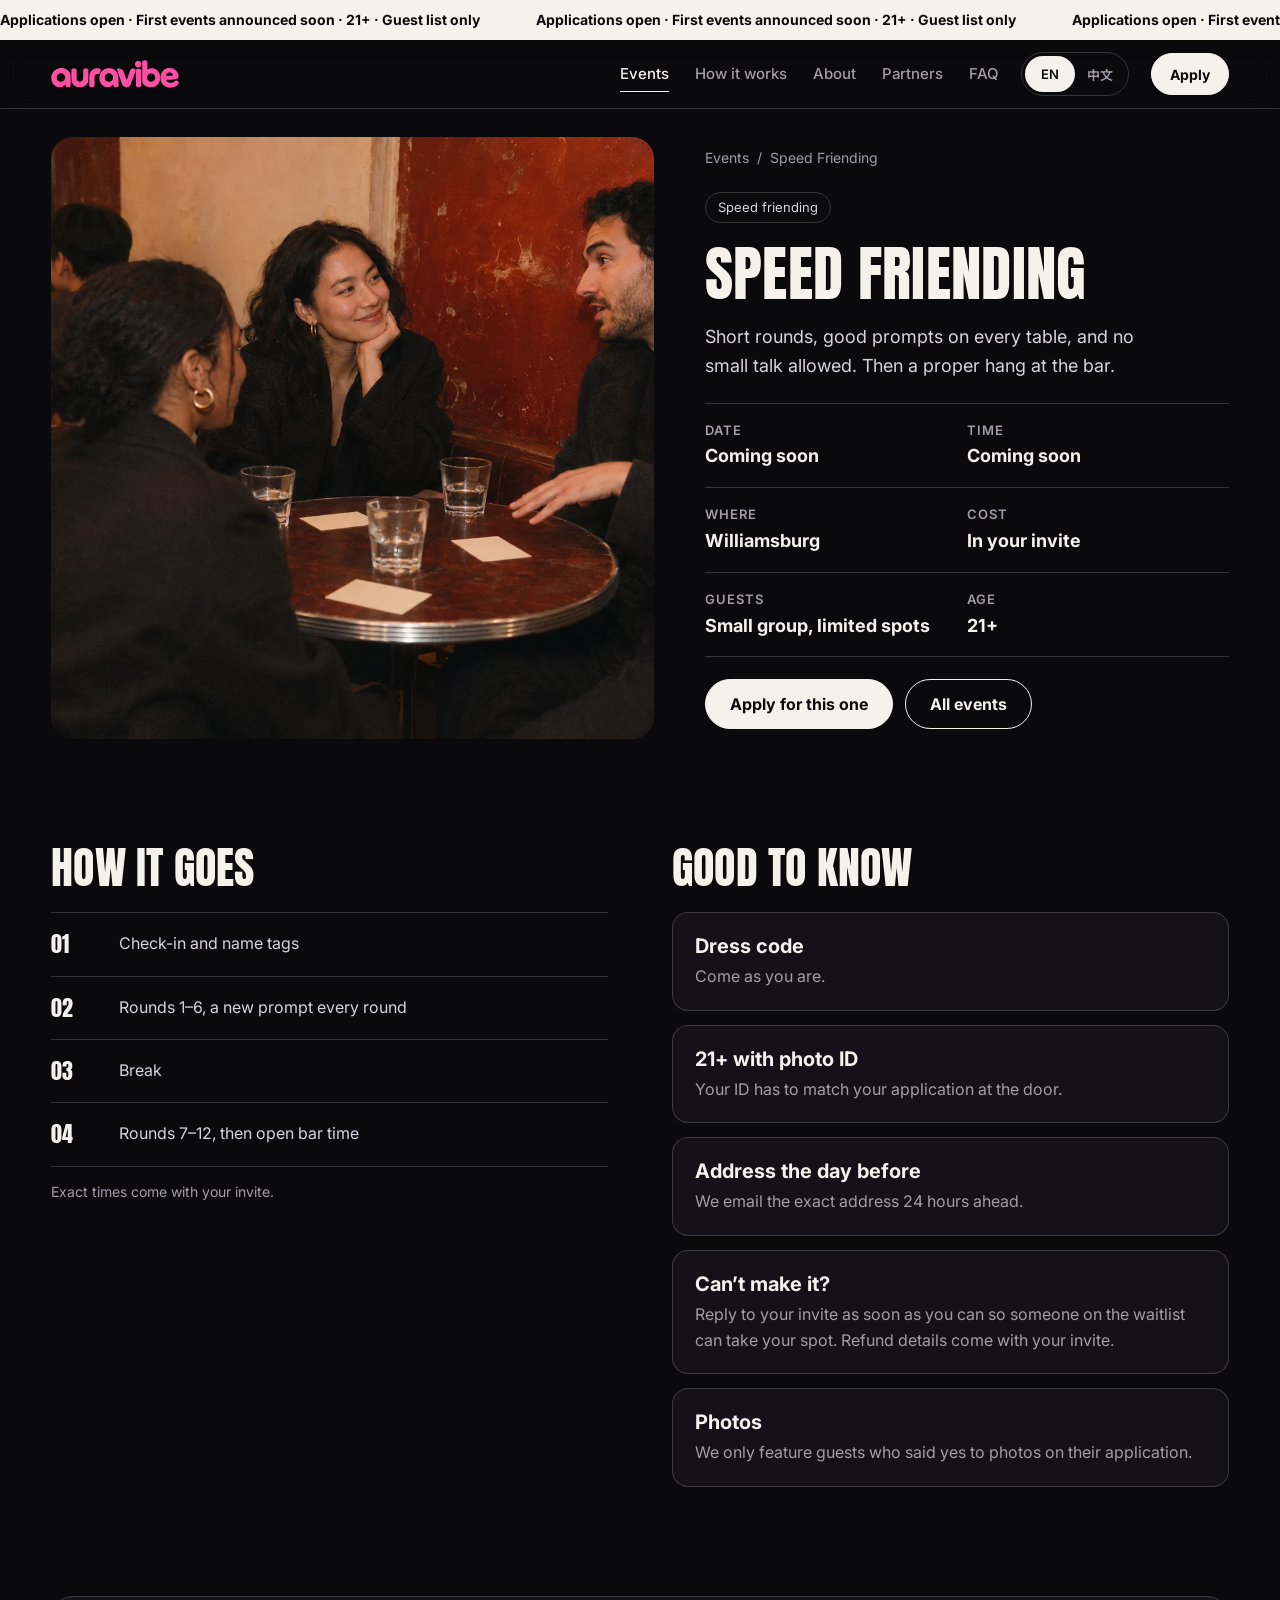
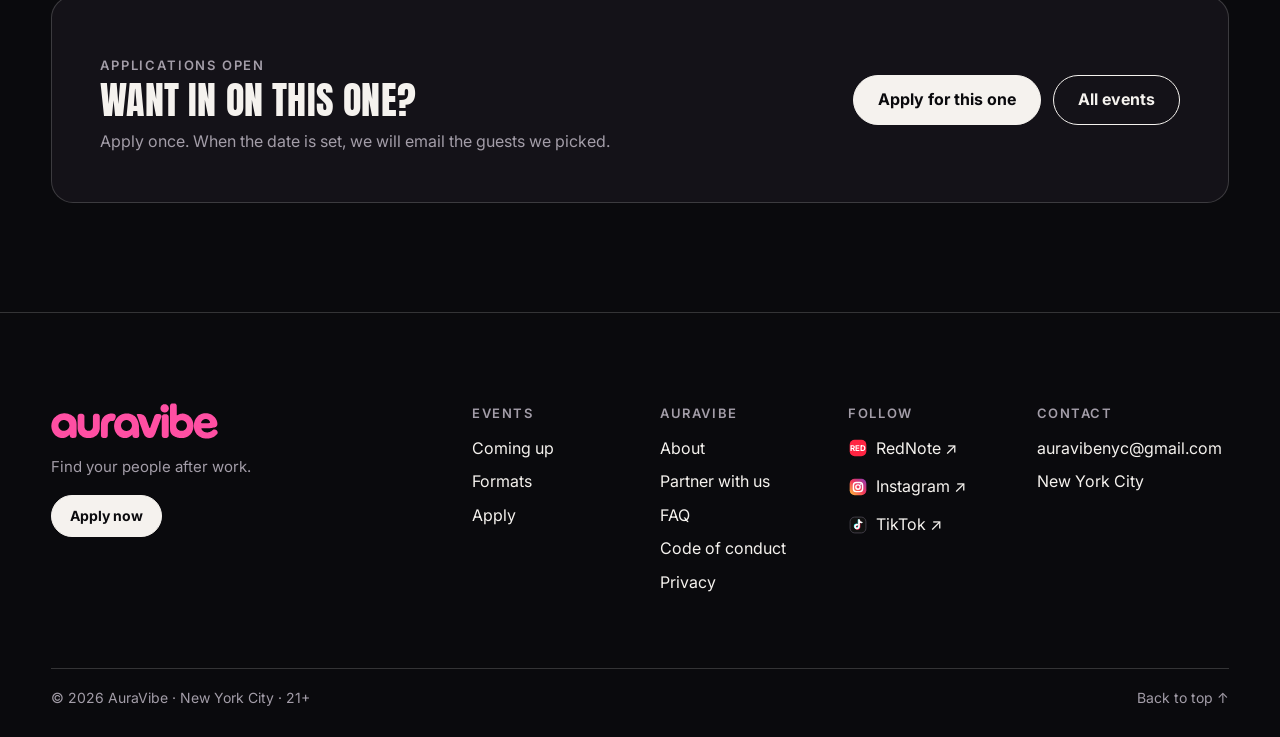
<file: event-speed-friending.html>
<!DOCTYPE html>
<html lang="en" data-lang="en" data-title-en="Speed Friending · AuraVibe" data-title-zh="极速交友局 · AuraVibe">
<head>
<meta charset="utf-8">
<meta name="viewport" content="width=device-width, initial-scale=1, viewport-fit=cover">
<title>极速交友局 Speed Friending · AuraVibe</title>
<meta name="description" content="AuraVibe 为纽约年轻人办精选社交活动：屋顶派对、私宴、看展、周末出游，工作之余找到灵魂契合的人。Curated social events for young New Yorkers. Apply to get on the guest list.">
<meta property="og:type" content="website">
<meta property="og:site_name" content="AuraVibe">
<meta property="og:title" content="极速交友局 Speed Friending · AuraVibe">
<meta property="og:description" content="AuraVibe 为纽约年轻人办精选社交活动：屋顶派对、私宴、看展、周末出游，工作之余找到灵魂契合的人。Curated social events for young New Yorkers. Apply to get on the guest list.">
<meta property="og:image" content="https://auravibenyc.com/assets/og-cover.png">
<meta property="og:url" content="https://auravibenyc.com/event-speed-friending">
<link rel="canonical" href="https://auravibenyc.com/event-speed-friending">
<meta name="twitter:card" content="summary_large_image">
<meta name="theme-color" content="#0A0A0D">
<link rel="icon" href="assets/favicon.svg" type="image/svg+xml">
<link rel="apple-touch-icon" href="assets/apple-touch-icon.png">
<link rel="preconnect" href="https://fonts.googleapis.com">
<link rel="preconnect" href="https://fonts.gstatic.com" crossorigin>
<link href="https://fonts.googleapis.com/css2?family=Anton&family=Inter:wght@400;500;600;700&family=Noto+Sans+SC:wght@400;500;700;900&display=swap" rel="stylesheet">
<script>(function(d){try{if(!matchMedia("(prefers-reduced-motion: reduce)").matches){d.classList.add("js-motion");setTimeout(function(){if(!window.__avMotion)d.classList.remove("js-motion")},3500)}}catch(e){}})(document.documentElement)</script>
<link rel="stylesheet" href="assets/style.css?v=20261128b">
</head>
<body>
<a class="skip" href="#main">Skip to content</a>
<div class="mq" aria-hidden="true"><div class="tr"><span data-t="en">Applications open · First events announced soon · 21+ · Guest list only</span><span data-t="en">Applications open · First events announced soon · 21+ · Guest list only</span><span data-t="en">Applications open · First events announced soon · 21+ · Guest list only</span><span data-t="en">Applications open · First events announced soon · 21+ · Guest list only</span><span data-t="zh">正在接受申请 · 首批活动即将公布 · 21 岁以上 · 仅限受邀名单</span><span data-t="zh">正在接受申请 · 首批活动即将公布 · 21 岁以上 · 仅限受邀名单</span><span data-t="zh">正在接受申请 · 首批活动即将公布 · 21 岁以上 · 仅限受邀名单</span><span data-t="zh">正在接受申请 · 首批活动即将公布 · 21 岁以上 · 仅限受邀名单</span></div></div>
<header class="nav">
  <div class="wrap pad in">
    <a class="home" href="index.html" aria-label="AuraVibe home"><img class="logo" src="assets/logo-pink.svg" alt="AuraVibe" width="1099" height="239"></a>
    <nav aria-label="Main"><a href="events.html" class=on aria-current=page><span data-t="en">Events</span><span data-t="zh">活动</span></a><a href="index.html#how"><span data-t="en">How it works</span><span data-t="zh">参加流程</span></a><a href="about.html"><span data-t="en">About</span><span data-t="zh">关于我们</span></a><a href="partners.html"><span data-t="en">Partners</span><span data-t="zh">合作</span></a><a href="faq.html"><span data-t="en">FAQ</span><span data-t="zh">常见问题</span></a></nav>
    <div class="lang" role="group" aria-label="Language"><button type="button" data-lang="en" aria-pressed="true">EN</button><button type="button" data-lang="zh" aria-pressed="false">中文</button></div>
    <a class="btn solid" href="apply.html"><span data-t="en">Apply</span><span data-t="zh">申请加入</span></a>
    <button type="button" class="menu-btn" aria-label="Menu" aria-expanded="false" aria-controls="mnav"><svg aria-hidden="true" viewBox="0 0 24 24" fill="none" stroke="currentColor" stroke-width="1.8" stroke-linecap="round"><path d="M4 7h16M4 12h16M4 17h16"/></svg></button>
  </div>
  <div class="mnav wrap pad" id="mnav"><a href="events.html"><span data-t="en">Events</span><span data-t="zh">活动</span></a><a href="index.html#how"><span data-t="en">How it works</span><span data-t="zh">参加流程</span></a><a href="about.html"><span data-t="en">About</span><span data-t="zh">关于我们</span></a><a href="partners.html"><span data-t="en">Partners</span><span data-t="zh">合作</span></a><a href="faq.html"><span data-t="en">FAQ</span><span data-t="zh">常见问题</span></a><a class="btn solid" href="apply.html"><span data-t="en">Apply now</span><span data-t="zh">立即申请</span></a></div>
</header>
<main id="main">

  <section class="wrap pad evhero" aria-labelledby="ev-h">
    <div class="ph photo-frame" data-photo="ev-speed-friending"><img class="photo-img" src="assets/editorial/friending.webp" width="1440" height="960" alt="People talk at small tables with conversation cards." data-alt-en="People talk at small tables with conversation cards." data-alt-zh="几桌人在暖光下围着话题卡聊天。" fetchpriority="high" decoding="async"></div>
    <div class="evinfo">
      <p class="crumb"><a href="events.html"><span data-t="en">Events</span><span data-t="zh">活动</span></a><span aria-hidden="true">/</span><span><span data-t="en">Speed Friending</span><span data-t="zh">极速交友局</span></span></p>
      <span class="pill" style="align-self:flex-start"><span data-t="en">Speed friending</span><span data-t="zh">快速交友</span></span>
      <h1 class="disp" id="ev-h"><span data-t="en">Speed Friending</span><span data-t="zh">极速交友局</span></h1>
      <p class="lead"><span data-t="en">Short rounds, good prompts on every table, and no small talk allowed. Then a proper hang at the bar.</span><span data-t="zh">一轮轮短时间对话，每张桌上都有好话题，禁止尬聊。结束后在吧台继续玩。</span></p>
      <dl class="facts2" style="margin:0">
        <div><dt><span data-t="en">Date</span><span data-t="zh">日期</span></dt><dd style="margin:0"><b><span data-t="en">Coming soon</span><span data-t="zh">即将公布</span></b></dd></div>
        <div><dt><span data-t="en">Time</span><span data-t="zh">时间</span></dt><dd style="margin:0"><b><span data-t="en">Coming soon</span><span data-t="zh">即将公布</span></b></dd></div>
        <div><dt><span data-t="en">Where</span><span data-t="zh">地点</span></dt><dd style="margin:0"><b><span data-t="en">Williamsburg</span><span data-t="zh">威廉斯堡</span></b></dd></div>
        <div><dt><span data-t="en">Cost</span><span data-t="zh">费用</span></dt><dd style="margin:0"><b><span data-t="en">In your invite</span><span data-t="zh">随邀请函告知</span></b></dd></div>
        <div><dt><span data-t="en">Guests</span><span data-t="zh">人数</span></dt><dd style="margin:0"><b><span data-t="en">Small group, limited spots</span><span data-t="zh">小规模，名额有限</span></b></dd></div>
        <div><dt><span data-t="en">Age</span><span data-t="zh">年龄</span></dt><dd style="margin:0"><b>21+</b></dd></div>
      </dl>
      <div class="row"><a class="btn solid" href="apply.html?event=speed-friending"><span data-t="en">Apply for this one</span><span data-t="zh">申请这一场</span></a><a class="btn ghost" href="events.html"><span data-t="en">All events</span><span data-t="zh">全部活动</span></a></div>
    </div>
  </section>
  <section class="wrap pad sec cols2">
    <div><h2 class="disp h2s"><span data-t="en">How it goes</span><span data-t="zh">活动流程</span></h2><ol class="sched"><li><b>01</b><span><span data-t="en">Check-in and name tags</span><span data-t="zh">签到，领名牌</span></span></li><li><b>02</b><span><span data-t="en">Rounds 1–6, a new prompt every round</span><span data-t="zh">第 1–6 轮，每轮换一个话题</span></span></li><li><b>03</b><span><span data-t="en">Break</span><span data-t="zh">中场休息</span></span></li><li><b>04</b><span><span data-t="en">Rounds 7–12, then open bar time</span><span data-t="zh">第 7–12 轮，然后自由社交</span></span></li></ol>
      <p style="color:var(--mute);margin-top:14px;font-size:14px"><span data-t="en">Exact times come with your invite.</span><span data-t="zh">具体时间会随邀请函一起发给你。</span></p></div>
    <div><h2 class="disp h2s"><span data-t="en">Good to know</span><span data-t="zh">注意事项</span></h2>
      <div class="know"><div><h3><span data-t="en">Dress code</span><span data-t="zh">着装</span></h3><p><span data-t="en">Come as you are.</span><span data-t="zh">怎么舒服怎么穿。</span></p></div><div><h3><span data-t="en">21+ with photo ID</span><span data-t="zh">21 岁以上，携带带照片证件</span></h3><p><span data-t="en">Your ID has to match your application at the door.</span><span data-t="zh">入场时证件需与申请信息一致。</span></p></div><div><h3><span data-t="en">Address the day before</span><span data-t="zh">地址提前一天发</span></h3><p><span data-t="en">We email the exact address 24 hours ahead.</span><span data-t="zh">我们会在活动前 24 小时把具体地址发到你的邮箱。</span></p></div><div><h3><span data-t="en">Can’t make it?</span><span data-t="zh">临时去不了？</span></h3><p><span data-t="en">Reply to your invite as soon as you can so someone on the waitlist can take your spot. Refund details come with your invite.</span><span data-t="zh">请尽早回复邀请邮件，让候补的人补上。退款规则会写在邀请函里。</span></p></div><div><h3><span data-t="en">Photos</span><span data-t="zh">拍照</span></h3><p><span data-t="en">We only feature guests who said yes to photos on their application.</span><span data-t="zh">只有在申请中同意拍照的嘉宾，才会出现在我们发布的内容里。</span></p></div></div></div>
  </section>
  <section class="wrap pad evcta"><div class="band"><div><p class="eyebrow"><span data-t="en">Applications open</span><span data-t="zh">正在接受申请</span></p><h2 class="disp"><span data-t="en">Want in on this one?</span><span data-t="zh">想参加这一场？</span></h2><p><span data-t="en">Apply once. When the date is set, we will email the guests we picked.</span><span data-t="zh">申请一次就好。日期确定后，我们会给入选的嘉宾发邮件邀请。</span></p></div><div class="row"><a class="btn solid" href="apply.html?event=speed-friending"><span data-t="en">Apply for this one</span><span data-t="zh">申请这一场</span></a><a class="btn ghost" href="events.html"><span data-t="en">All events</span><span data-t="zh">全部活动</span></a></div></div></section>
  <div class="sticky-cta"><div class="wrap pad in"><p><span data-t="en">Speed Friending</span><span data-t="zh">极速交友局</span><small><span data-t="en">Coming soon · Williamsburg</span><span data-t="zh">即将公布 · 威廉斯堡</span></small></p>
    <a class="btn solid" href="apply.html?event=speed-friending"><span data-t="en">Apply</span><span data-t="zh">申请</span></a></div></div>

</main>
<footer>
  <div class="wrap pad">
    <div class="ftop">
      <div class="fbrand">
        <a class="flogo" href="index.html" aria-label="AuraVibe home"><img src="assets/logo-pink.svg" alt="AuraVibe" width="1099" height="239" loading="lazy"></a>
        <p><span data-t="en">Find your people after work.</span><span data-t="zh">工作之余，找到灵魂契合的人。</span></p>
        <a class="btn solid sm" href="apply.html"><span data-t="en">Apply now</span><span data-t="zh">立即申请</span></a>
      </div>
      <div class="cols">
      <div><h4><span data-t="en">Events</span><span data-t="zh">活动</span></h4><ul><li><a href="events.html"><span data-t="en">Coming up</span><span data-t="zh">即将开放</span></a></li><li><a href="index.html#formats"><span data-t="en">Formats</span><span data-t="zh">活动类型</span></a></li><li><a href="apply.html"><span data-t="en">Apply</span><span data-t="zh">申请加入</span></a></li></ul></div>
      <div><h4><span data-t="en">AuraVibe</span><span data-t="zh">AuraVibe</span></h4><ul><li><a href="about.html"><span data-t="en">About</span><span data-t="zh">关于我们</span></a></li><li><a href="partners.html"><span data-t="en">Partner with us</span><span data-t="zh">合作</span></a></li><li><a href="faq.html">FAQ</a></li><li><a href="conduct.html"><span data-t="en">Code of conduct</span><span data-t="zh">行为准则</span></a></li><li><a href="privacy.html"><span data-t="en">Privacy</span><span data-t="zh">隐私政策</span></a></li></ul></div>
      <div><h4><span data-t="en">Follow</span><span data-t="zh">关注我们</span></h4><ul><li><a class="social" href="https://www.xiaohongshu.com/user/profile/5a4e51594eacab70252dfdb7" target="_blank" rel="noopener"><svg class="ico" aria-hidden="true" viewBox="0 0 24 24"><rect x="2" y="2" width="20" height="20" rx="6" fill="#FF2442"/><text x="12" y="15.6" text-anchor="middle" font-size="9.5" font-weight="700" fill="#fff" font-family="Inter,Arial,sans-serif">RED</text></svg><span class="lbl"><span data-t="en">RedNote</span><span data-t="zh">小红书</span> <span aria-hidden="true">↗</span></span></a></li><li><a class="social" href="https://www.instagram.com/auravibe_nyc/" target="_blank" rel="noopener"><svg class="ico" aria-hidden="true" viewBox="0 0 24 24"><defs><linearGradient id="igg" x1="0" y1="1" x2="1" y2="0"><stop offset="0" stop-color="#FEC53A"/><stop offset=".5" stop-color="#F2385A"/><stop offset="1" stop-color="#8A3AB9"/></linearGradient></defs><rect x="2" y="2" width="20" height="20" rx="6" fill="url(#igg)"/><rect x="6.5" y="6.5" width="11" height="11" rx="3.4" fill="none" stroke="#fff" stroke-width="1.7"/><circle cx="12" cy="12" r="2.6" fill="none" stroke="#fff" stroke-width="1.7"/><circle cx="15.4" cy="8.6" r=".9" fill="#fff"/></svg><span class="lbl">Instagram <span aria-hidden="true">↗</span></span></a></li><li><a class="social" href="https://www.tiktok.com/@fayerr81" target="_blank" rel="noopener"><svg class="ico" aria-hidden="true" viewBox="0 0 24 24"><rect x="2.5" y="2.5" width="19" height="19" rx="5.5" fill="#111" stroke="#4a4550"/><g transform="translate(12 12)"><path d="M1.2-6.2v8.1a2.35 2.35 0 1 1-2.1-2.33" fill="none" stroke="#25F4EE" stroke-width="1.9" transform="translate(-.6 -.5)"/><path d="M1.2-6.2v8.1a2.35 2.35 0 1 1-2.1-2.33" fill="none" stroke="#FE2C55" stroke-width="1.9" transform="translate(.6 .5)"/><path d="M1.2-6.2v8.1a2.35 2.35 0 1 1-2.1-2.33M1.2-6.2c.3 1.9 1.6 3.1 3.4 3.2" fill="none" stroke="#fff" stroke-width="1.9" stroke-linecap="round"/></g></svg><span class="lbl">TikTok <span aria-hidden="true">↗</span></span></a></li></ul></div>
      <div><h4><span data-t="en">Contact</span><span data-t="zh">联系</span></h4><ul><li><a href="mailto:auravibenyc@gmail.com">auravibenyc@gmail.com</a></li><li><span data-t="en">New York City</span><span data-t="zh">纽约</span></li></ul></div>
    </div>
    </div>
    <div class="bar"><span><span data-t="en">© 2026 AuraVibe · New York City · 21+</span><span data-t="zh">© 2026 AuraVibe · 纽约 · 21 岁以上</span></span><a href="#" class="totop"><span data-t="en">Back to top ↑</span><span data-t="zh">回到顶部 ↑</span></a></div>
  </div>
</footer>
<script src="assets/app.js?v=20261128b"></script>
</body>
</html>
</file>
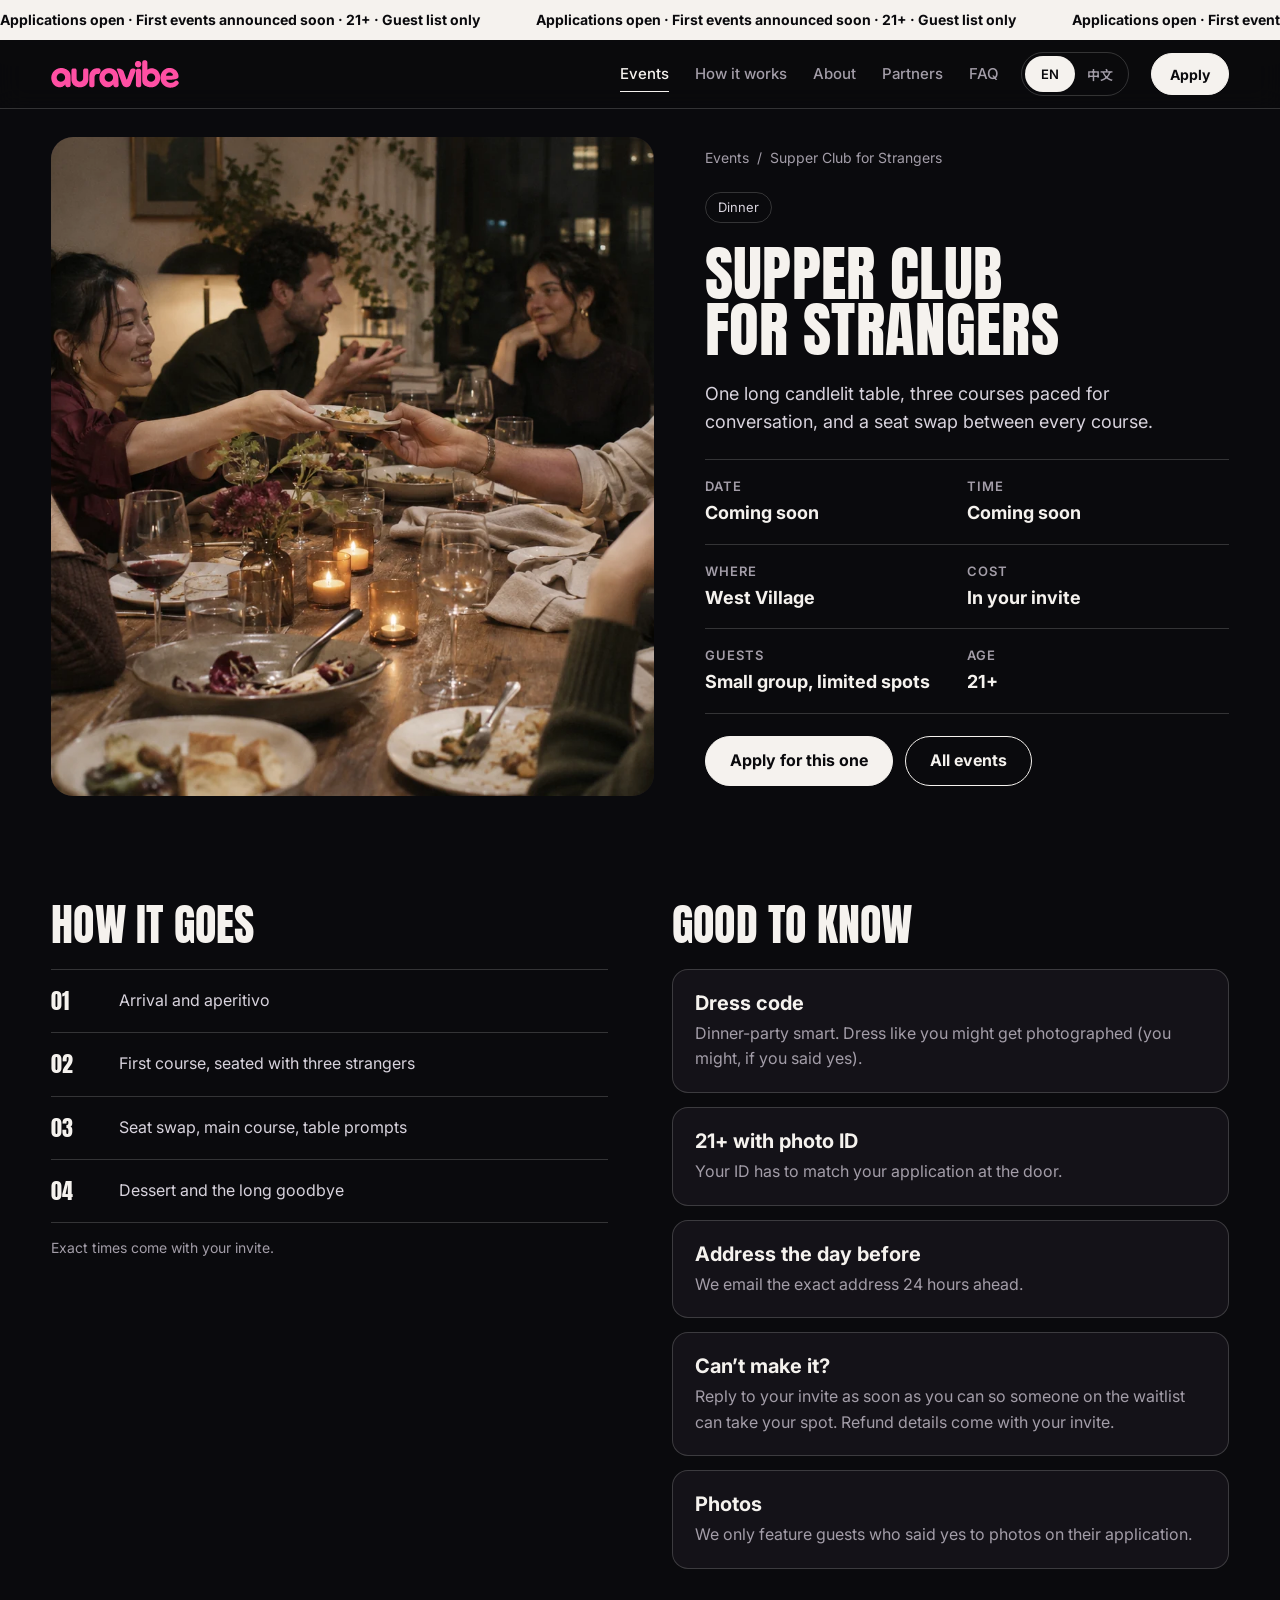
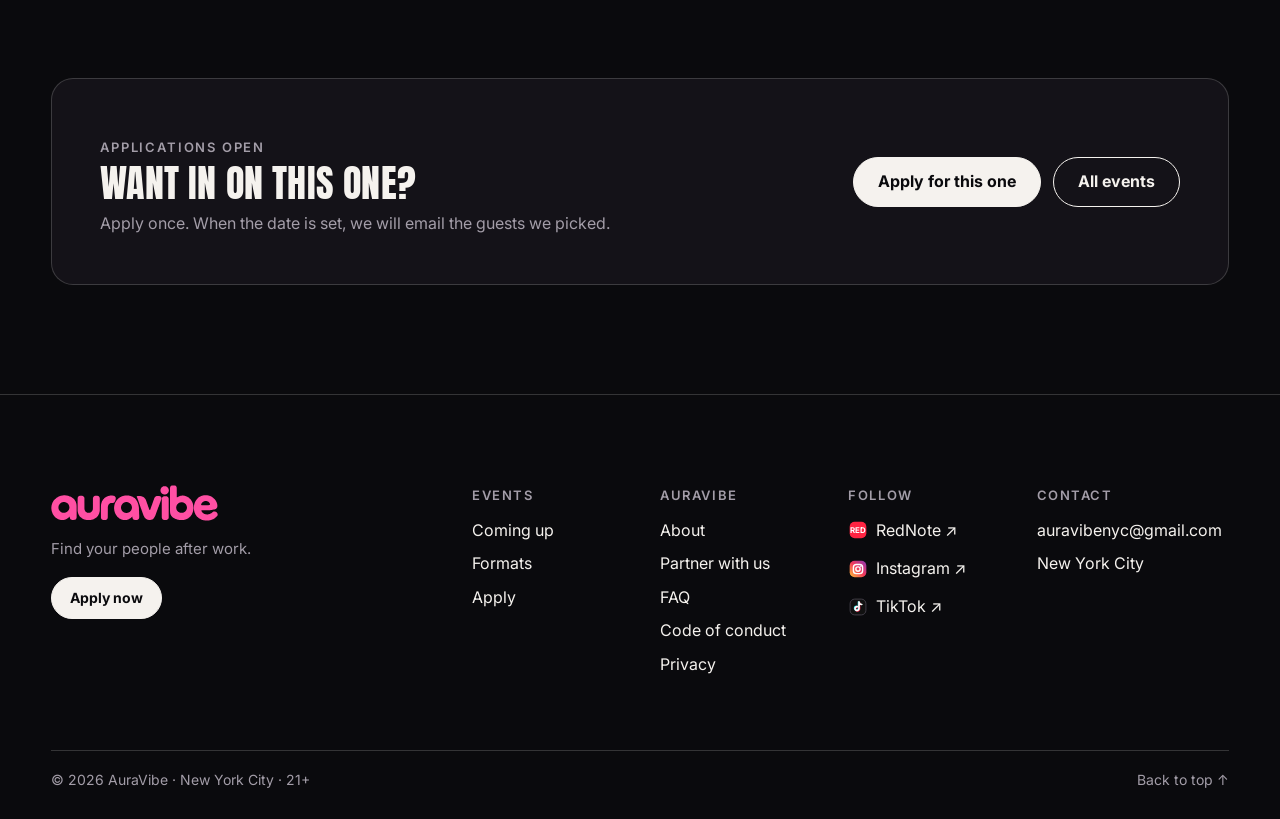
<file: event-supper-club-for-strangers.html>
<!DOCTYPE html>
<html lang="en" data-lang="en" data-title-en="Supper Club for Strangers · AuraVibe" data-title-zh="陌生人晚宴 · AuraVibe">
<head>
<meta charset="utf-8">
<meta name="viewport" content="width=device-width, initial-scale=1, viewport-fit=cover">
<title>陌生人晚宴 Supper Club for Strangers · AuraVibe</title>
<meta name="description" content="AuraVibe 为纽约年轻人办精选社交活动：屋顶派对、私宴、看展、周末出游，工作之余找到灵魂契合的人。Curated social events for young New Yorkers. Apply to get on the guest list.">
<meta property="og:type" content="website">
<meta property="og:site_name" content="AuraVibe">
<meta property="og:title" content="陌生人晚宴 Supper Club for Strangers · AuraVibe">
<meta property="og:description" content="AuraVibe 为纽约年轻人办精选社交活动：屋顶派对、私宴、看展、周末出游，工作之余找到灵魂契合的人。Curated social events for young New Yorkers. Apply to get on the guest list.">
<meta property="og:image" content="https://auravibenyc.com/assets/og-cover.png">
<meta property="og:url" content="https://auravibenyc.com/event-supper-club-for-strangers">
<link rel="canonical" href="https://auravibenyc.com/event-supper-club-for-strangers">
<meta name="twitter:card" content="summary_large_image">
<meta name="theme-color" content="#0A0A0D">
<link rel="icon" href="assets/favicon.svg" type="image/svg+xml">
<link rel="apple-touch-icon" href="assets/apple-touch-icon.png">
<link rel="preconnect" href="https://fonts.googleapis.com">
<link rel="preconnect" href="https://fonts.gstatic.com" crossorigin>
<link href="https://fonts.googleapis.com/css2?family=Anton&family=Inter:wght@400;500;600;700&family=Noto+Sans+SC:wght@400;500;700;900&display=swap" rel="stylesheet">
<script>(function(d){try{if(!matchMedia("(prefers-reduced-motion: reduce)").matches){d.classList.add("js-motion");setTimeout(function(){if(!window.__avMotion)d.classList.remove("js-motion")},3500)}}catch(e){}})(document.documentElement)</script>
<link rel="stylesheet" href="assets/style.css?v=20261128b">
</head>
<body>
<a class="skip" href="#main">Skip to content</a>
<div class="mq" aria-hidden="true"><div class="tr"><span data-t="en">Applications open · First events announced soon · 21+ · Guest list only</span><span data-t="en">Applications open · First events announced soon · 21+ · Guest list only</span><span data-t="en">Applications open · First events announced soon · 21+ · Guest list only</span><span data-t="en">Applications open · First events announced soon · 21+ · Guest list only</span><span data-t="zh">正在接受申请 · 首批活动即将公布 · 21 岁以上 · 仅限受邀名单</span><span data-t="zh">正在接受申请 · 首批活动即将公布 · 21 岁以上 · 仅限受邀名单</span><span data-t="zh">正在接受申请 · 首批活动即将公布 · 21 岁以上 · 仅限受邀名单</span><span data-t="zh">正在接受申请 · 首批活动即将公布 · 21 岁以上 · 仅限受邀名单</span></div></div>
<header class="nav">
  <div class="wrap pad in">
    <a class="home" href="index.html" aria-label="AuraVibe home"><img class="logo" src="assets/logo-pink.svg" alt="AuraVibe" width="1099" height="239"></a>
    <nav aria-label="Main"><a href="events.html" class=on aria-current=page><span data-t="en">Events</span><span data-t="zh">活动</span></a><a href="index.html#how"><span data-t="en">How it works</span><span data-t="zh">参加流程</span></a><a href="about.html"><span data-t="en">About</span><span data-t="zh">关于我们</span></a><a href="partners.html"><span data-t="en">Partners</span><span data-t="zh">合作</span></a><a href="faq.html"><span data-t="en">FAQ</span><span data-t="zh">常见问题</span></a></nav>
    <div class="lang" role="group" aria-label="Language"><button type="button" data-lang="en" aria-pressed="true">EN</button><button type="button" data-lang="zh" aria-pressed="false">中文</button></div>
    <a class="btn solid" href="apply.html"><span data-t="en">Apply</span><span data-t="zh">申请加入</span></a>
    <button type="button" class="menu-btn" aria-label="Menu" aria-expanded="false" aria-controls="mnav"><svg aria-hidden="true" viewBox="0 0 24 24" fill="none" stroke="currentColor" stroke-width="1.8" stroke-linecap="round"><path d="M4 7h16M4 12h16M4 17h16"/></svg></button>
  </div>
  <div class="mnav wrap pad" id="mnav"><a href="events.html"><span data-t="en">Events</span><span data-t="zh">活动</span></a><a href="index.html#how"><span data-t="en">How it works</span><span data-t="zh">参加流程</span></a><a href="about.html"><span data-t="en">About</span><span data-t="zh">关于我们</span></a><a href="partners.html"><span data-t="en">Partners</span><span data-t="zh">合作</span></a><a href="faq.html"><span data-t="en">FAQ</span><span data-t="zh">常见问题</span></a><a class="btn solid" href="apply.html"><span data-t="en">Apply now</span><span data-t="zh">立即申请</span></a></div>
</header>
<main id="main">

  <section class="wrap pad evhero" aria-labelledby="ev-h">
    <div class="ph photo-frame" data-photo="ev-supper-club-for-strangers"><img class="photo-img" src="assets/editorial/supper.webp" width="1440" height="960" alt="People pass a plate around a candlelit dinner table." data-alt-en="People pass a plate around a candlelit dinner table." data-alt-zh="几个人围坐在烛光餐桌边传递餐盘。" fetchpriority="high" decoding="async"></div>
    <div class="evinfo">
      <p class="crumb"><a href="events.html"><span data-t="en">Events</span><span data-t="zh">活动</span></a><span aria-hidden="true">/</span><span><span data-t="en">Supper Club for Strangers</span><span data-t="zh">陌生人晚宴</span></span></p>
      <span class="pill" style="align-self:flex-start"><span data-t="en">Dinner</span><span data-t="zh">晚宴</span></span>
      <h1 class="disp" id="ev-h"><span data-t="en">Supper Club for Strangers</span><span data-t="zh">陌生人晚宴</span></h1>
      <p class="lead"><span data-t="en">One long candlelit table, three courses paced for conversation, and a seat swap between every course.</span><span data-t="zh">一张烛光长桌，三道菜的节奏刚好留给聊天，每道菜之间换一次座位。</span></p>
      <dl class="facts2" style="margin:0">
        <div><dt><span data-t="en">Date</span><span data-t="zh">日期</span></dt><dd style="margin:0"><b><span data-t="en">Coming soon</span><span data-t="zh">即将公布</span></b></dd></div>
        <div><dt><span data-t="en">Time</span><span data-t="zh">时间</span></dt><dd style="margin:0"><b><span data-t="en">Coming soon</span><span data-t="zh">即将公布</span></b></dd></div>
        <div><dt><span data-t="en">Where</span><span data-t="zh">地点</span></dt><dd style="margin:0"><b><span data-t="en">West Village</span><span data-t="zh">西村</span></b></dd></div>
        <div><dt><span data-t="en">Cost</span><span data-t="zh">费用</span></dt><dd style="margin:0"><b><span data-t="en">In your invite</span><span data-t="zh">随邀请函告知</span></b></dd></div>
        <div><dt><span data-t="en">Guests</span><span data-t="zh">人数</span></dt><dd style="margin:0"><b><span data-t="en">Small group, limited spots</span><span data-t="zh">小规模，名额有限</span></b></dd></div>
        <div><dt><span data-t="en">Age</span><span data-t="zh">年龄</span></dt><dd style="margin:0"><b>21+</b></dd></div>
      </dl>
      <div class="row"><a class="btn solid" href="apply.html?event=supper-club-for-strangers"><span data-t="en">Apply for this one</span><span data-t="zh">申请这一场</span></a><a class="btn ghost" href="events.html"><span data-t="en">All events</span><span data-t="zh">全部活动</span></a></div>
    </div>
  </section>
  <section class="wrap pad sec cols2">
    <div><h2 class="disp h2s"><span data-t="en">How it goes</span><span data-t="zh">活动流程</span></h2><ol class="sched"><li><b>01</b><span><span data-t="en">Arrival and aperitivo</span><span data-t="zh">到场，餐前酒</span></span></li><li><b>02</b><span><span data-t="en">First course, seated with three strangers</span><span data-t="zh">第一道菜，和三位陌生人同桌</span></span></li><li><b>03</b><span><span data-t="en">Seat swap, main course, table prompts</span><span data-t="zh">换座位，主菜，桌上的话题卡</span></span></li><li><b>04</b><span><span data-t="en">Dessert and the long goodbye</span><span data-t="zh">甜点，然后是依依不舍的告别</span></span></li></ol>
      <p style="color:var(--mute);margin-top:14px;font-size:14px"><span data-t="en">Exact times come with your invite.</span><span data-t="zh">具体时间会随邀请函一起发给你。</span></p></div>
    <div><h2 class="disp h2s"><span data-t="en">Good to know</span><span data-t="zh">注意事项</span></h2>
      <div class="know"><div><h3><span data-t="en">Dress code</span><span data-t="zh">着装</span></h3><p><span data-t="en">Dinner-party smart. Dress like you might get photographed (you might, if you said yes).</span><span data-t="zh">晚宴精致风。穿得像可能会被拍到一样（如果你同意拍照，确实会）。</span></p></div><div><h3><span data-t="en">21+ with photo ID</span><span data-t="zh">21 岁以上，携带带照片证件</span></h3><p><span data-t="en">Your ID has to match your application at the door.</span><span data-t="zh">入场时证件需与申请信息一致。</span></p></div><div><h3><span data-t="en">Address the day before</span><span data-t="zh">地址提前一天发</span></h3><p><span data-t="en">We email the exact address 24 hours ahead.</span><span data-t="zh">我们会在活动前 24 小时把具体地址发到你的邮箱。</span></p></div><div><h3><span data-t="en">Can’t make it?</span><span data-t="zh">临时去不了？</span></h3><p><span data-t="en">Reply to your invite as soon as you can so someone on the waitlist can take your spot. Refund details come with your invite.</span><span data-t="zh">请尽早回复邀请邮件，让候补的人补上。退款规则会写在邀请函里。</span></p></div><div><h3><span data-t="en">Photos</span><span data-t="zh">拍照</span></h3><p><span data-t="en">We only feature guests who said yes to photos on their application.</span><span data-t="zh">只有在申请中同意拍照的嘉宾，才会出现在我们发布的内容里。</span></p></div></div></div>
  </section>
  <section class="wrap pad evcta"><div class="band"><div><p class="eyebrow"><span data-t="en">Applications open</span><span data-t="zh">正在接受申请</span></p><h2 class="disp"><span data-t="en">Want in on this one?</span><span data-t="zh">想参加这一场？</span></h2><p><span data-t="en">Apply once. When the date is set, we will email the guests we picked.</span><span data-t="zh">申请一次就好。日期确定后，我们会给入选的嘉宾发邮件邀请。</span></p></div><div class="row"><a class="btn solid" href="apply.html?event=supper-club-for-strangers"><span data-t="en">Apply for this one</span><span data-t="zh">申请这一场</span></a><a class="btn ghost" href="events.html"><span data-t="en">All events</span><span data-t="zh">全部活动</span></a></div></div></section>
  <div class="sticky-cta"><div class="wrap pad in"><p><span data-t="en">Supper Club for Strangers</span><span data-t="zh">陌生人晚宴</span><small><span data-t="en">Coming soon · West Village</span><span data-t="zh">即将公布 · 西村</span></small></p>
    <a class="btn solid" href="apply.html?event=supper-club-for-strangers"><span data-t="en">Apply</span><span data-t="zh">申请</span></a></div></div>

</main>
<footer>
  <div class="wrap pad">
    <div class="ftop">
      <div class="fbrand">
        <a class="flogo" href="index.html" aria-label="AuraVibe home"><img src="assets/logo-pink.svg" alt="AuraVibe" width="1099" height="239" loading="lazy"></a>
        <p><span data-t="en">Find your people after work.</span><span data-t="zh">工作之余，找到灵魂契合的人。</span></p>
        <a class="btn solid sm" href="apply.html"><span data-t="en">Apply now</span><span data-t="zh">立即申请</span></a>
      </div>
      <div class="cols">
      <div><h4><span data-t="en">Events</span><span data-t="zh">活动</span></h4><ul><li><a href="events.html"><span data-t="en">Coming up</span><span data-t="zh">即将开放</span></a></li><li><a href="index.html#formats"><span data-t="en">Formats</span><span data-t="zh">活动类型</span></a></li><li><a href="apply.html"><span data-t="en">Apply</span><span data-t="zh">申请加入</span></a></li></ul></div>
      <div><h4><span data-t="en">AuraVibe</span><span data-t="zh">AuraVibe</span></h4><ul><li><a href="about.html"><span data-t="en">About</span><span data-t="zh">关于我们</span></a></li><li><a href="partners.html"><span data-t="en">Partner with us</span><span data-t="zh">合作</span></a></li><li><a href="faq.html">FAQ</a></li><li><a href="conduct.html"><span data-t="en">Code of conduct</span><span data-t="zh">行为准则</span></a></li><li><a href="privacy.html"><span data-t="en">Privacy</span><span data-t="zh">隐私政策</span></a></li></ul></div>
      <div><h4><span data-t="en">Follow</span><span data-t="zh">关注我们</span></h4><ul><li><a class="social" href="https://www.xiaohongshu.com/user/profile/5a4e51594eacab70252dfdb7" target="_blank" rel="noopener"><svg class="ico" aria-hidden="true" viewBox="0 0 24 24"><rect x="2" y="2" width="20" height="20" rx="6" fill="#FF2442"/><text x="12" y="15.6" text-anchor="middle" font-size="9.5" font-weight="700" fill="#fff" font-family="Inter,Arial,sans-serif">RED</text></svg><span class="lbl"><span data-t="en">RedNote</span><span data-t="zh">小红书</span> <span aria-hidden="true">↗</span></span></a></li><li><a class="social" href="https://www.instagram.com/auravibe_nyc/" target="_blank" rel="noopener"><svg class="ico" aria-hidden="true" viewBox="0 0 24 24"><defs><linearGradient id="igg" x1="0" y1="1" x2="1" y2="0"><stop offset="0" stop-color="#FEC53A"/><stop offset=".5" stop-color="#F2385A"/><stop offset="1" stop-color="#8A3AB9"/></linearGradient></defs><rect x="2" y="2" width="20" height="20" rx="6" fill="url(#igg)"/><rect x="6.5" y="6.5" width="11" height="11" rx="3.4" fill="none" stroke="#fff" stroke-width="1.7"/><circle cx="12" cy="12" r="2.6" fill="none" stroke="#fff" stroke-width="1.7"/><circle cx="15.4" cy="8.6" r=".9" fill="#fff"/></svg><span class="lbl">Instagram <span aria-hidden="true">↗</span></span></a></li><li><a class="social" href="https://www.tiktok.com/@fayerr81" target="_blank" rel="noopener"><svg class="ico" aria-hidden="true" viewBox="0 0 24 24"><rect x="2.5" y="2.5" width="19" height="19" rx="5.5" fill="#111" stroke="#4a4550"/><g transform="translate(12 12)"><path d="M1.2-6.2v8.1a2.35 2.35 0 1 1-2.1-2.33" fill="none" stroke="#25F4EE" stroke-width="1.9" transform="translate(-.6 -.5)"/><path d="M1.2-6.2v8.1a2.35 2.35 0 1 1-2.1-2.33" fill="none" stroke="#FE2C55" stroke-width="1.9" transform="translate(.6 .5)"/><path d="M1.2-6.2v8.1a2.35 2.35 0 1 1-2.1-2.33M1.2-6.2c.3 1.9 1.6 3.1 3.4 3.2" fill="none" stroke="#fff" stroke-width="1.9" stroke-linecap="round"/></g></svg><span class="lbl">TikTok <span aria-hidden="true">↗</span></span></a></li></ul></div>
      <div><h4><span data-t="en">Contact</span><span data-t="zh">联系</span></h4><ul><li><a href="mailto:auravibenyc@gmail.com">auravibenyc@gmail.com</a></li><li><span data-t="en">New York City</span><span data-t="zh">纽约</span></li></ul></div>
    </div>
    </div>
    <div class="bar"><span><span data-t="en">© 2026 AuraVibe · New York City · 21+</span><span data-t="zh">© 2026 AuraVibe · 纽约 · 21 岁以上</span></span><a href="#" class="totop"><span data-t="en">Back to top ↑</span><span data-t="zh">回到顶部 ↑</span></a></div>
  </div>
</footer>
<script src="assets/app.js?v=20261128b"></script>
</body>
</html>
</file>
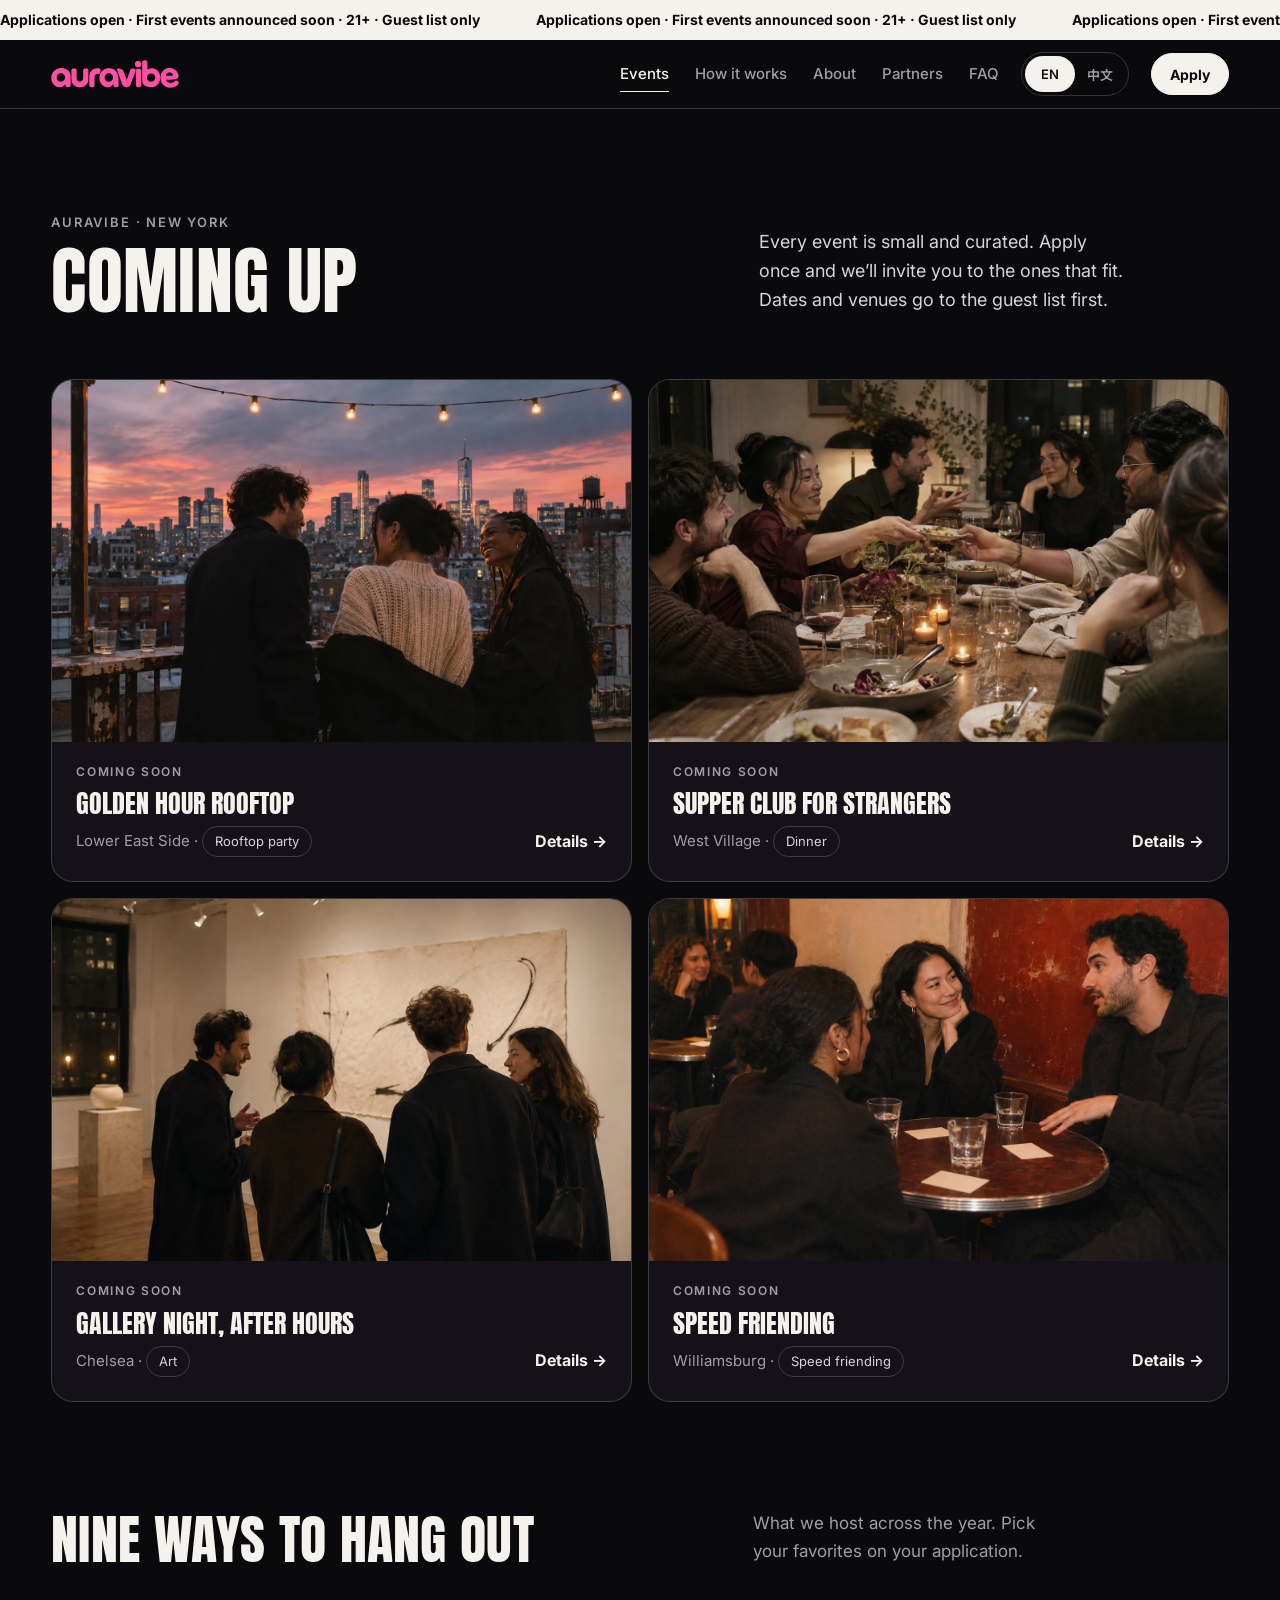
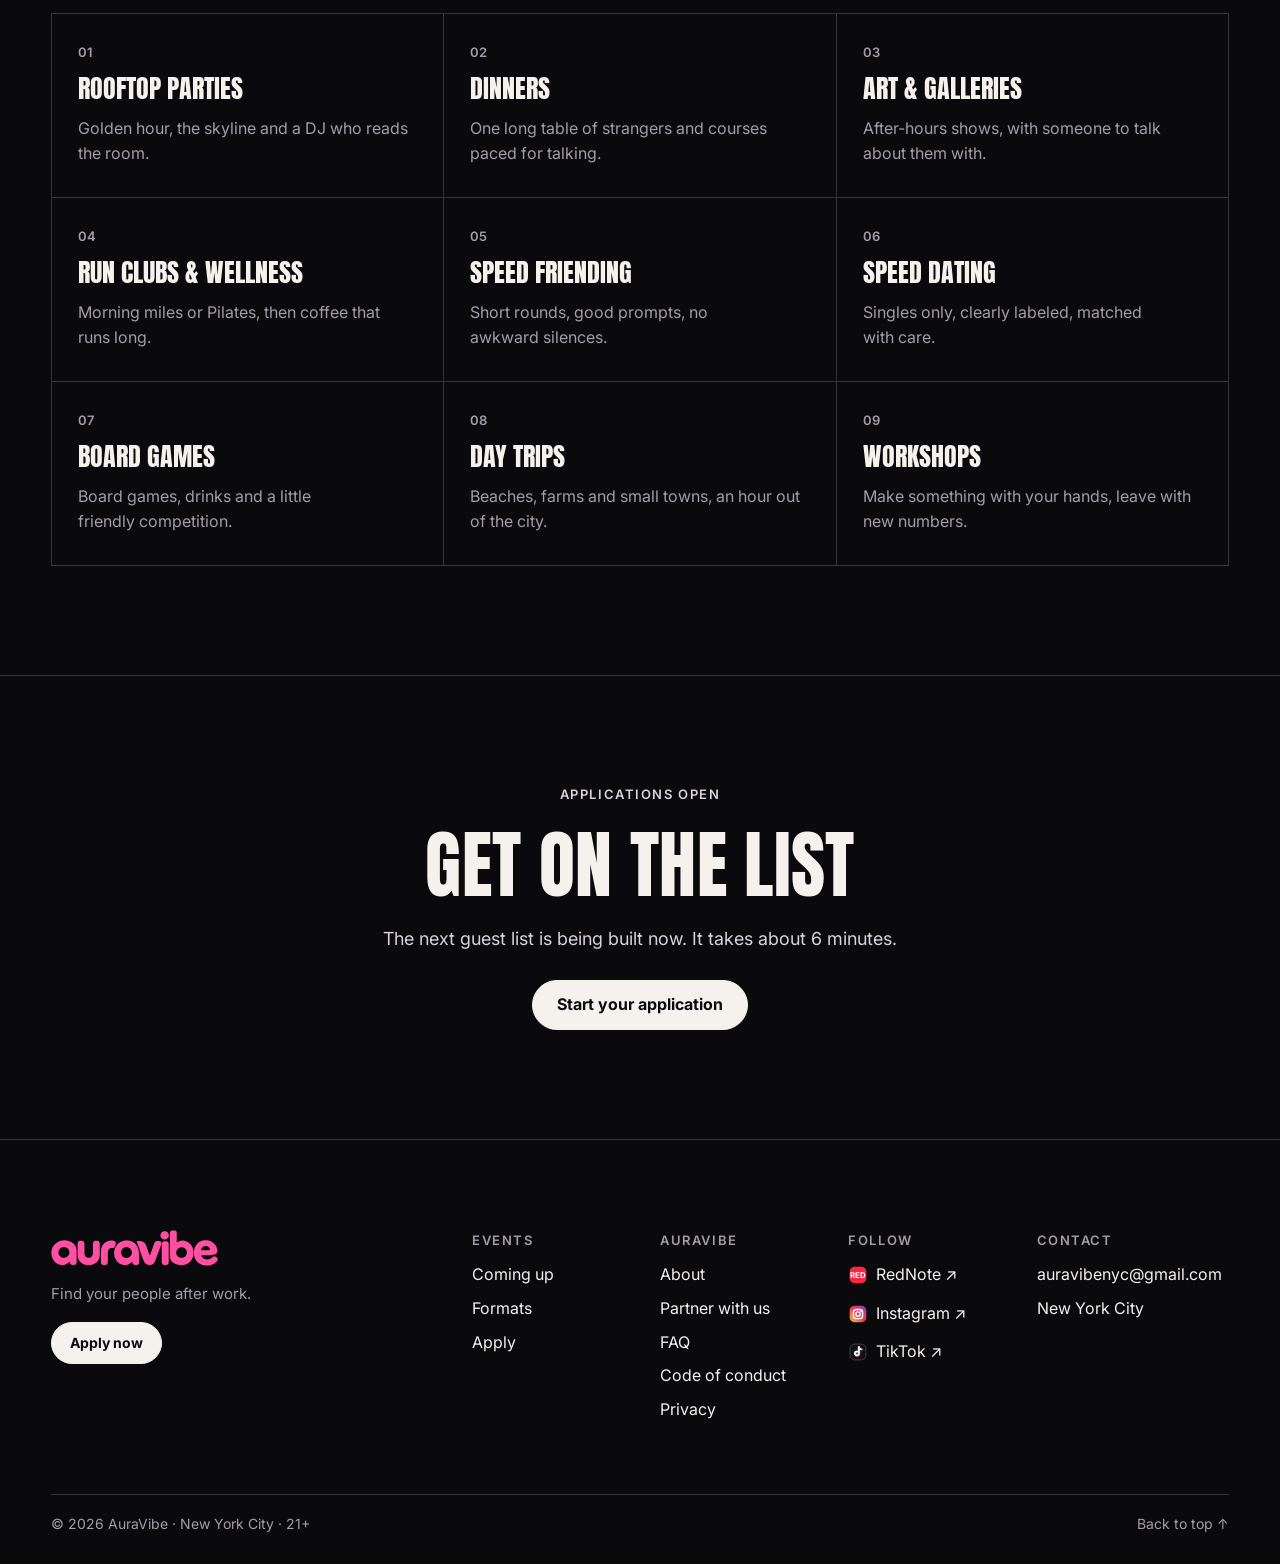
<file: events.html>
<!DOCTYPE html>
<html lang="en" data-lang="en" data-title-en="Coming up · AuraVibe" data-title-zh="即将开放的活动 · AuraVibe">
<head>
<meta charset="utf-8">
<meta name="viewport" content="width=device-width, initial-scale=1, viewport-fit=cover">
<title>即将开放的活动 Coming up · AuraVibe</title>
<meta name="description" content="AuraVibe 为纽约年轻人办精选社交活动：屋顶派对、私宴、看展、周末出游，工作之余找到灵魂契合的人。Curated social events for young New Yorkers. Apply to get on the guest list.">
<meta property="og:type" content="website">
<meta property="og:site_name" content="AuraVibe">
<meta property="og:title" content="即将开放的活动 Coming up · AuraVibe">
<meta property="og:description" content="AuraVibe 为纽约年轻人办精选社交活动：屋顶派对、私宴、看展、周末出游，工作之余找到灵魂契合的人。Curated social events for young New Yorkers. Apply to get on the guest list.">
<meta property="og:image" content="https://auravibenyc.com/assets/og-cover.png">
<meta property="og:url" content="https://auravibenyc.com/events">
<link rel="canonical" href="https://auravibenyc.com/events">
<meta name="twitter:card" content="summary_large_image">
<meta name="theme-color" content="#0A0A0D">
<link rel="icon" href="assets/favicon.svg" type="image/svg+xml">
<link rel="apple-touch-icon" href="assets/apple-touch-icon.png">
<link rel="preconnect" href="https://fonts.googleapis.com">
<link rel="preconnect" href="https://fonts.gstatic.com" crossorigin>
<link href="https://fonts.googleapis.com/css2?family=Anton&family=Inter:wght@400;500;600;700&family=Noto+Sans+SC:wght@400;500;700;900&display=swap" rel="stylesheet">
<script>(function(d){try{if(!matchMedia("(prefers-reduced-motion: reduce)").matches){d.classList.add("js-motion");setTimeout(function(){if(!window.__avMotion)d.classList.remove("js-motion")},3500)}}catch(e){}})(document.documentElement)</script>
<link rel="stylesheet" href="assets/style.css?v=20261128b">
</head>
<body>
<a class="skip" href="#main">Skip to content</a>
<div class="mq" aria-hidden="true"><div class="tr"><span data-t="en">Applications open · First events announced soon · 21+ · Guest list only</span><span data-t="en">Applications open · First events announced soon · 21+ · Guest list only</span><span data-t="en">Applications open · First events announced soon · 21+ · Guest list only</span><span data-t="en">Applications open · First events announced soon · 21+ · Guest list only</span><span data-t="zh">正在接受申请 · 首批活动即将公布 · 21 岁以上 · 仅限受邀名单</span><span data-t="zh">正在接受申请 · 首批活动即将公布 · 21 岁以上 · 仅限受邀名单</span><span data-t="zh">正在接受申请 · 首批活动即将公布 · 21 岁以上 · 仅限受邀名单</span><span data-t="zh">正在接受申请 · 首批活动即将公布 · 21 岁以上 · 仅限受邀名单</span></div></div>
<header class="nav">
  <div class="wrap pad in">
    <a class="home" href="index.html" aria-label="AuraVibe home"><img class="logo" src="assets/logo-pink.svg" alt="AuraVibe" width="1099" height="239"></a>
    <nav aria-label="Main"><a href="events.html" class=on aria-current=page><span data-t="en">Events</span><span data-t="zh">活动</span></a><a href="index.html#how"><span data-t="en">How it works</span><span data-t="zh">参加流程</span></a><a href="about.html"><span data-t="en">About</span><span data-t="zh">关于我们</span></a><a href="partners.html"><span data-t="en">Partners</span><span data-t="zh">合作</span></a><a href="faq.html"><span data-t="en">FAQ</span><span data-t="zh">常见问题</span></a></nav>
    <div class="lang" role="group" aria-label="Language"><button type="button" data-lang="en" aria-pressed="true">EN</button><button type="button" data-lang="zh" aria-pressed="false">中文</button></div>
    <a class="btn solid" href="apply.html"><span data-t="en">Apply</span><span data-t="zh">申请加入</span></a>
    <button type="button" class="menu-btn" aria-label="Menu" aria-expanded="false" aria-controls="mnav"><svg aria-hidden="true" viewBox="0 0 24 24" fill="none" stroke="currentColor" stroke-width="1.8" stroke-linecap="round"><path d="M4 7h16M4 12h16M4 17h16"/></svg></button>
  </div>
  <div class="mnav wrap pad" id="mnav"><a href="events.html"><span data-t="en">Events</span><span data-t="zh">活动</span></a><a href="index.html#how"><span data-t="en">How it works</span><span data-t="zh">参加流程</span></a><a href="about.html"><span data-t="en">About</span><span data-t="zh">关于我们</span></a><a href="partners.html"><span data-t="en">Partners</span><span data-t="zh">合作</span></a><a href="faq.html"><span data-t="en">FAQ</span><span data-t="zh">常见问题</span></a><a class="btn solid" href="apply.html"><span data-t="en">Apply now</span><span data-t="zh">立即申请</span></a></div>
</header>
<main id="main">
<section class="wrap pad phero"><div><p class="eyebrow">AuraVibe · New York</p><h1 class="disp"><span data-t="en">Coming up</span><span data-t="zh">即将开放的活动</span></h1></div><p class="lead"><span data-t="en">Every event is small and curated. Apply once and we’ll invite you to the ones that fit. Dates and venues go to the guest list first.</span><span data-t="zh">每一场都是小规模、精心安排的。申请一次，我们会邀请你参加适合你的场次。日期和场地会优先通知已入选的嘉宾。</span></p></section><section class="wrap pad"><div class="evgrid"><a class="ev" href="event-golden-hour-rooftop.html"><div class="ph photo-frame" data-photo="ev-golden-hour-rooftop"><img class="photo-img" src="assets/editorial/rooftop.webp" width="1440" height="960" alt="" loading="lazy" decoding="async"></div><div class="body"><span class="d"><span data-t="en">Coming soon</span><span data-t="zh">即将公布</span></span><h3><span data-t="en">Golden Hour Rooftop</span><span data-t="zh">黄昏屋顶派对</span></h3><span class="meta"><span data-t="en">Lower East Side</span><span data-t="zh">下东区</span> · <span class="pill"><span data-t="en">Rooftop party</span><span data-t="zh">屋顶派对</span></span></span><span class="go"><span data-t="en">Details →</span><span data-t="zh">查看详情 →</span></span></div></a><a class="ev" href="event-supper-club-for-strangers.html"><div class="ph photo-frame" data-photo="ev-supper-club-for-strangers"><img class="photo-img" src="assets/editorial/supper.webp" width="1440" height="960" alt="" loading="lazy" decoding="async"></div><div class="body"><span class="d"><span data-t="en">Coming soon</span><span data-t="zh">即将公布</span></span><h3><span data-t="en">Supper Club for Strangers</span><span data-t="zh">陌生人晚宴</span></h3><span class="meta"><span data-t="en">West Village</span><span data-t="zh">西村</span> · <span class="pill"><span data-t="en">Dinner</span><span data-t="zh">晚宴</span></span></span><span class="go"><span data-t="en">Details →</span><span data-t="zh">查看详情 →</span></span></div></a><a class="ev" href="event-gallery-night-after-hours.html"><div class="ph photo-frame" data-photo="ev-gallery-night-after-hours"><img class="photo-img" src="assets/editorial/gallery.webp" width="1440" height="960" alt="" loading="lazy" decoding="async"></div><div class="body"><span class="d"><span data-t="en">Coming soon</span><span data-t="zh">即将公布</span></span><h3><span data-t="en">Gallery Night, After Hours</span><span data-t="zh">闭馆后的画廊夜</span></h3><span class="meta"><span data-t="en">Chelsea</span><span data-t="zh">切尔西</span> · <span class="pill"><span data-t="en">Art</span><span data-t="zh">艺术</span></span></span><span class="go"><span data-t="en">Details →</span><span data-t="zh">查看详情 →</span></span></div></a><a class="ev" href="event-speed-friending.html"><div class="ph photo-frame" data-photo="ev-speed-friending"><img class="photo-img" src="assets/editorial/friending.webp" width="1440" height="960" alt="" loading="lazy" decoding="async"></div><div class="body"><span class="d"><span data-t="en">Coming soon</span><span data-t="zh">即将公布</span></span><h3><span data-t="en">Speed Friending</span><span data-t="zh">极速交友局</span></h3><span class="meta"><span data-t="en">Williamsburg</span><span data-t="zh">威廉斯堡</span> · <span class="pill"><span data-t="en">Speed friending</span><span data-t="zh">快速交友</span></span></span><span class="go"><span data-t="en">Details →</span><span data-t="zh">查看详情 →</span></span></div></a></div></section><section class="wrap pad sec" aria-labelledby="formats-h"><div class="sh"><h2 class="disp" id="formats-h"><span data-t="en">Nine ways to hang out</span><span data-t="zh">九种玩法</span></h2><p><span data-t="en">What we host across the year. Pick your favorites on your application.</span><span data-t="zh">我们一年中会办的活动类型。可以在申请里勾选你最喜欢的。</span></p></div><div class="formats"><div><small>01</small><h3><span data-t="en">Rooftop parties</span><span data-t="zh">屋顶派对</span></h3><p><span data-t="en">Golden hour, the skyline and a DJ who reads the room.</span><span data-t="zh">黄金时刻、城市天际线，还有一个懂气氛的 DJ。</span></p></div><div><small>02</small><h3><span data-t="en">Dinners</span><span data-t="zh">晚宴</span></h3><p><span data-t="en">One long table of strangers and courses paced for talking.</span><span data-t="zh">一张坐满陌生人的长桌，上菜节奏刚好留给聊天。</span></p></div><div><small>03</small><h3><span data-t="en">Art & galleries</span><span data-t="zh">艺术与看展</span></h3><p><span data-t="en">After-hours shows, with someone to talk about them with.</span><span data-t="zh">闭馆后的展览，看完有人一起聊。</span></p></div><div><small>04</small><h3><span data-t="en">Run clubs & wellness</span><span data-t="zh">跑团与身心</span></h3><p><span data-t="en">Morning miles or Pilates, then coffee that runs long.</span><span data-t="zh">晨跑或普拉提，然后是一杯越聊越久的咖啡。</span></p></div><div><small>05</small><h3><span data-t="en">Speed friending</span><span data-t="zh">快速交友</span></h3><p><span data-t="en">Short rounds, good prompts, no awkward silences.</span><span data-t="zh">短轮次、好话题，不冷场。</span></p></div><div><small>06</small><h3><span data-t="en">Speed dating</span><span data-t="zh">快速约会</span></h3><p><span data-t="en">Singles only, clearly labeled, matched with care.</span><span data-t="zh">仅限单身，提前标明，用心匹配。</span></p></div><div><small>07</small><h3><span data-t="en">Board games</span><span data-t="zh">桌游局</span></h3><p><span data-t="en">Board games, drinks and a little friendly competition.</span><span data-t="zh">桌游、饮料，加一点友好的胜负欲。</span></p></div><div><small>08</small><h3><span data-t="en">Day trips</span><span data-t="zh">一日游</span></h3><p><span data-t="en">Beaches, farms and small towns, an hour out of the city.</span><span data-t="zh">出城一小时，海边、农场和小镇。</span></p></div><div><small>09</small><h3><span data-t="en">Workshops</span><span data-t="zh">手作工作坊</span></h3><p><span data-t="en">Make something with your hands, leave with new numbers.</span><span data-t="zh">亲手做点东西，顺便加上几个新朋友。</span></p></div></div></section><section class="wrap pad sec cta" aria-labelledby="cta-h"><p class="eyebrow"><span data-t="en">Applications open</span><span data-t="zh">正在接受申请</span></p><h2 class="disp" id="cta-h"><span data-t="en">Get on the list</span><span data-t="zh">申请加入名单</span></h2><p><span data-t="en">The next guest list is being built now. It takes about 6 minutes.</span><span data-t="zh">下一场的宾客名单正在组建中，申请大约只要 6 分钟。</span></p><a class="btn solid" href="apply.html"><span data-t="en">Start your application</span><span data-t="zh">开始申请</span></a></section>
</main>
<div class="mbar" aria-hidden="true"><div class="in"><p><b><span data-t="en">Applications open</span><span data-t="zh">正在接受申请</span></b><small><span data-t="en">About 6 minutes · reply within 3 days</span><span data-t="zh">大约 6 分钟 · 3 天内回复</span></small></p><a class="btn solid" href="apply.html" tabindex="-1"><span data-t="en">Apply</span><span data-t="zh">申请加入</span></a></div></div>
<footer>
  <div class="wrap pad">
    <div class="ftop">
      <div class="fbrand">
        <a class="flogo" href="index.html" aria-label="AuraVibe home"><img src="assets/logo-pink.svg" alt="AuraVibe" width="1099" height="239" loading="lazy"></a>
        <p><span data-t="en">Find your people after work.</span><span data-t="zh">工作之余，找到灵魂契合的人。</span></p>
        <a class="btn solid sm" href="apply.html"><span data-t="en">Apply now</span><span data-t="zh">立即申请</span></a>
      </div>
      <div class="cols">
      <div><h4><span data-t="en">Events</span><span data-t="zh">活动</span></h4><ul><li><a href="events.html"><span data-t="en">Coming up</span><span data-t="zh">即将开放</span></a></li><li><a href="index.html#formats"><span data-t="en">Formats</span><span data-t="zh">活动类型</span></a></li><li><a href="apply.html"><span data-t="en">Apply</span><span data-t="zh">申请加入</span></a></li></ul></div>
      <div><h4><span data-t="en">AuraVibe</span><span data-t="zh">AuraVibe</span></h4><ul><li><a href="about.html"><span data-t="en">About</span><span data-t="zh">关于我们</span></a></li><li><a href="partners.html"><span data-t="en">Partner with us</span><span data-t="zh">合作</span></a></li><li><a href="faq.html">FAQ</a></li><li><a href="conduct.html"><span data-t="en">Code of conduct</span><span data-t="zh">行为准则</span></a></li><li><a href="privacy.html"><span data-t="en">Privacy</span><span data-t="zh">隐私政策</span></a></li></ul></div>
      <div><h4><span data-t="en">Follow</span><span data-t="zh">关注我们</span></h4><ul><li><a class="social" href="https://www.xiaohongshu.com/user/profile/5a4e51594eacab70252dfdb7" target="_blank" rel="noopener"><svg class="ico" aria-hidden="true" viewBox="0 0 24 24"><rect x="2" y="2" width="20" height="20" rx="6" fill="#FF2442"/><text x="12" y="15.6" text-anchor="middle" font-size="9.5" font-weight="700" fill="#fff" font-family="Inter,Arial,sans-serif">RED</text></svg><span class="lbl"><span data-t="en">RedNote</span><span data-t="zh">小红书</span> <span aria-hidden="true">↗</span></span></a></li><li><a class="social" href="https://www.instagram.com/auravibe_nyc/" target="_blank" rel="noopener"><svg class="ico" aria-hidden="true" viewBox="0 0 24 24"><defs><linearGradient id="igg" x1="0" y1="1" x2="1" y2="0"><stop offset="0" stop-color="#FEC53A"/><stop offset=".5" stop-color="#F2385A"/><stop offset="1" stop-color="#8A3AB9"/></linearGradient></defs><rect x="2" y="2" width="20" height="20" rx="6" fill="url(#igg)"/><rect x="6.5" y="6.5" width="11" height="11" rx="3.4" fill="none" stroke="#fff" stroke-width="1.7"/><circle cx="12" cy="12" r="2.6" fill="none" stroke="#fff" stroke-width="1.7"/><circle cx="15.4" cy="8.6" r=".9" fill="#fff"/></svg><span class="lbl">Instagram <span aria-hidden="true">↗</span></span></a></li><li><a class="social" href="https://www.tiktok.com/@fayerr81" target="_blank" rel="noopener"><svg class="ico" aria-hidden="true" viewBox="0 0 24 24"><rect x="2.5" y="2.5" width="19" height="19" rx="5.5" fill="#111" stroke="#4a4550"/><g transform="translate(12 12)"><path d="M1.2-6.2v8.1a2.35 2.35 0 1 1-2.1-2.33" fill="none" stroke="#25F4EE" stroke-width="1.9" transform="translate(-.6 -.5)"/><path d="M1.2-6.2v8.1a2.35 2.35 0 1 1-2.1-2.33" fill="none" stroke="#FE2C55" stroke-width="1.9" transform="translate(.6 .5)"/><path d="M1.2-6.2v8.1a2.35 2.35 0 1 1-2.1-2.33M1.2-6.2c.3 1.9 1.6 3.1 3.4 3.2" fill="none" stroke="#fff" stroke-width="1.9" stroke-linecap="round"/></g></svg><span class="lbl">TikTok <span aria-hidden="true">↗</span></span></a></li></ul></div>
      <div><h4><span data-t="en">Contact</span><span data-t="zh">联系</span></h4><ul><li><a href="mailto:auravibenyc@gmail.com">auravibenyc@gmail.com</a></li><li><span data-t="en">New York City</span><span data-t="zh">纽约</span></li></ul></div>
    </div>
    </div>
    <div class="bar"><span><span data-t="en">© 2026 AuraVibe · New York City · 21+</span><span data-t="zh">© 2026 AuraVibe · 纽约 · 21 岁以上</span></span><a href="#" class="totop"><span data-t="en">Back to top ↑</span><span data-t="zh">回到顶部 ↑</span></a></div>
  </div>
</footer>
<script src="assets/app.js?v=20261128b"></script>
</body>
</html>
</file>
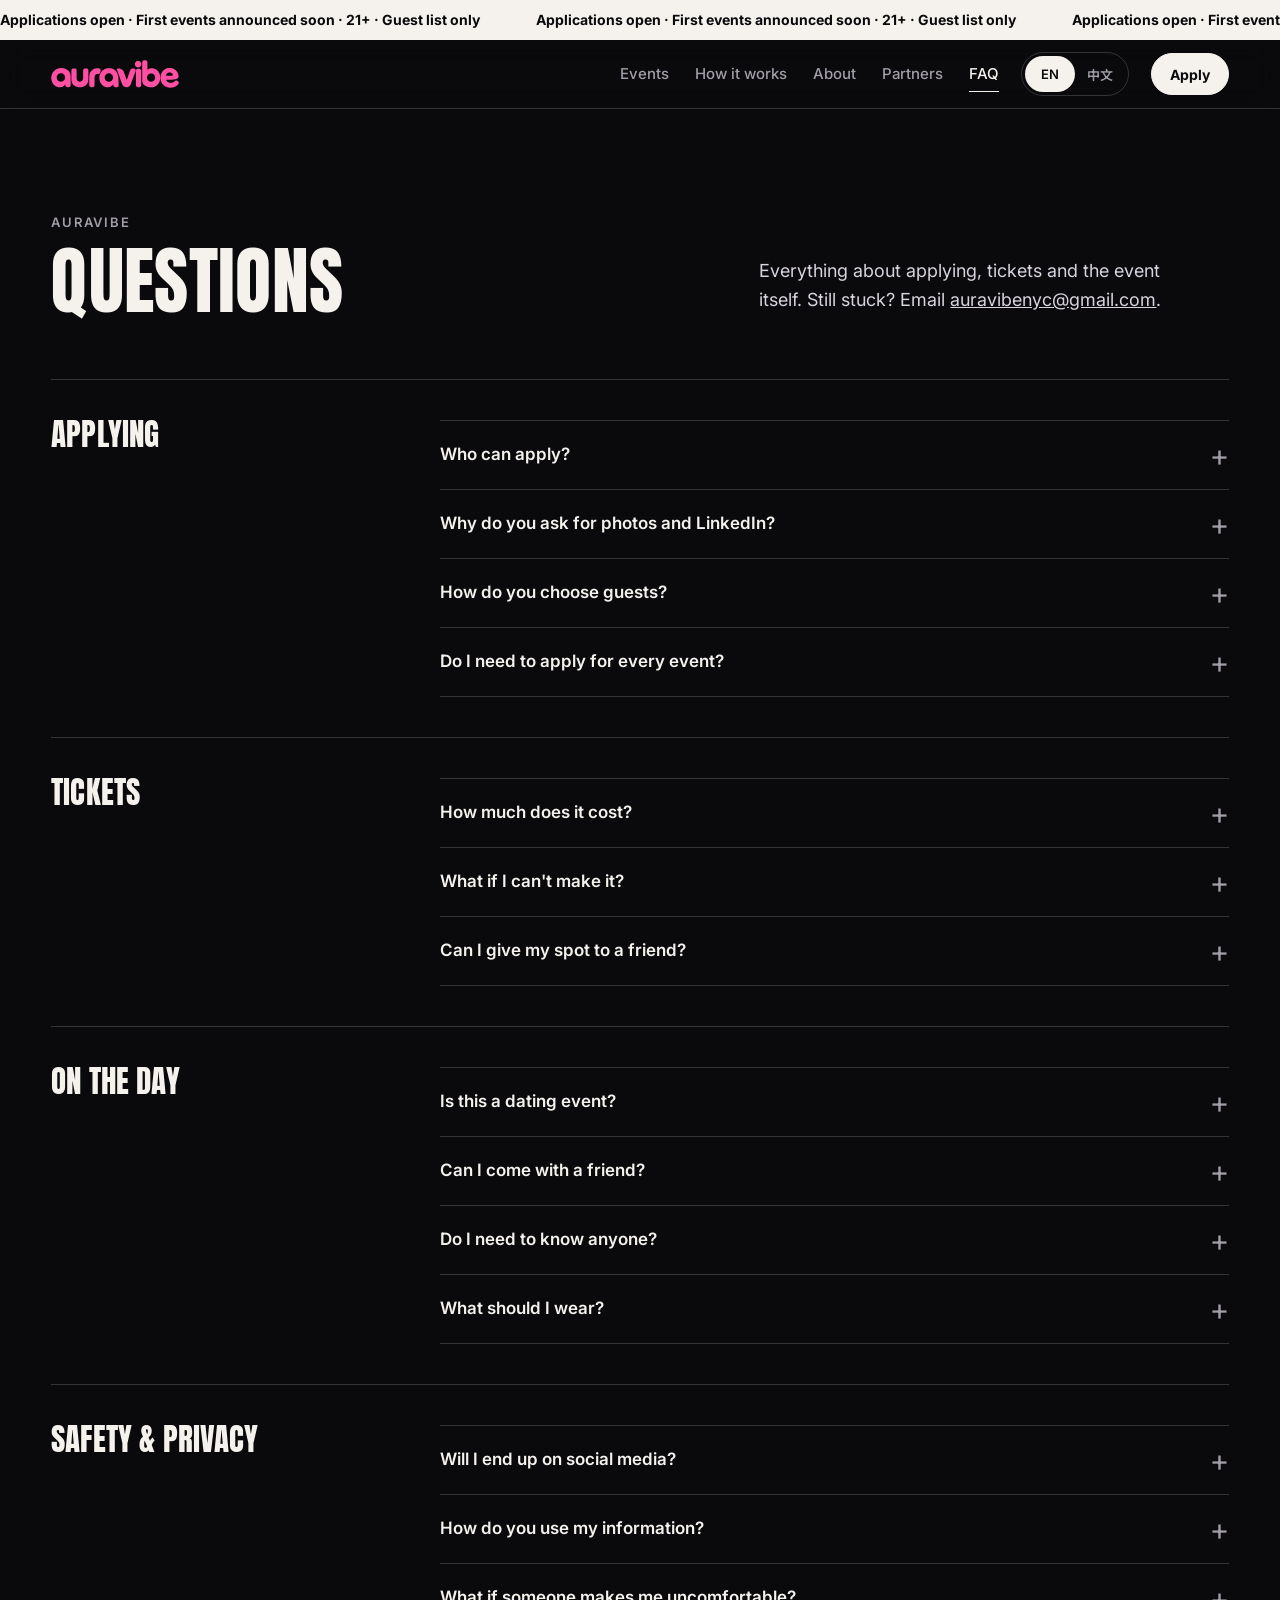
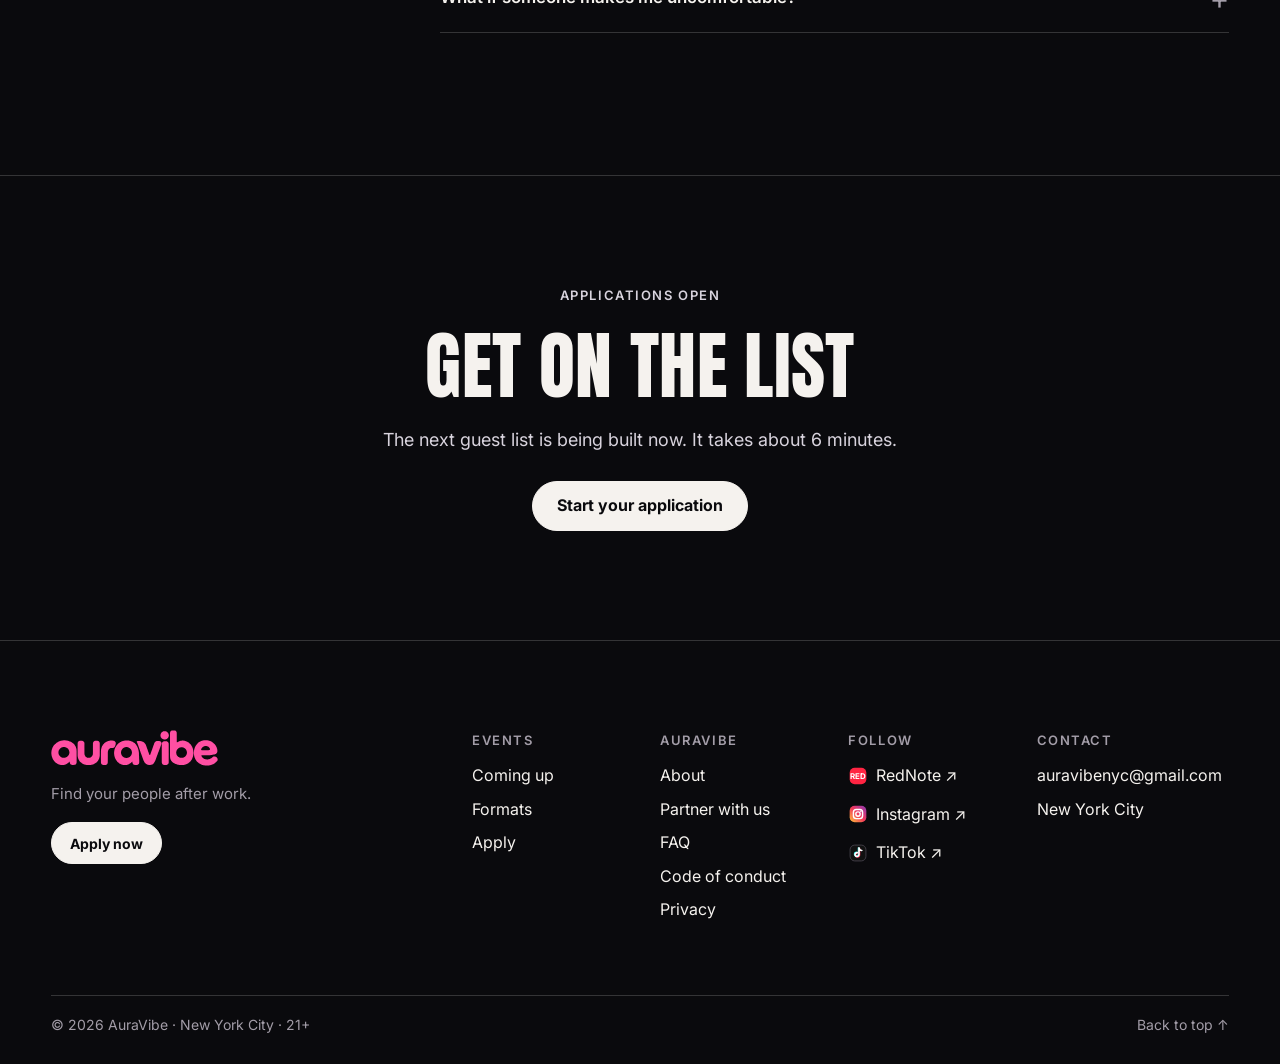
<file: faq.html>
<!DOCTYPE html>
<html lang="en" data-lang="en" data-title-en="FAQ · AuraVibe" data-title-zh="常见问题 · AuraVibe">
<head>
<meta charset="utf-8">
<meta name="viewport" content="width=device-width, initial-scale=1, viewport-fit=cover">
<title>常见问题 FAQ · AuraVibe</title>
<meta name="description" content="AuraVibe 为纽约年轻人办精选社交活动：屋顶派对、私宴、看展、周末出游，工作之余找到灵魂契合的人。Curated social events for young New Yorkers. Apply to get on the guest list.">
<meta property="og:type" content="website">
<meta property="og:site_name" content="AuraVibe">
<meta property="og:title" content="常见问题 FAQ · AuraVibe">
<meta property="og:description" content="AuraVibe 为纽约年轻人办精选社交活动：屋顶派对、私宴、看展、周末出游，工作之余找到灵魂契合的人。Curated social events for young New Yorkers. Apply to get on the guest list.">
<meta property="og:image" content="https://auravibenyc.com/assets/og-cover.png">
<meta property="og:url" content="https://auravibenyc.com/faq">
<link rel="canonical" href="https://auravibenyc.com/faq">
<meta name="twitter:card" content="summary_large_image">
<meta name="theme-color" content="#0A0A0D">
<link rel="icon" href="assets/favicon.svg" type="image/svg+xml">
<link rel="apple-touch-icon" href="assets/apple-touch-icon.png">
<link rel="preconnect" href="https://fonts.googleapis.com">
<link rel="preconnect" href="https://fonts.gstatic.com" crossorigin>
<link href="https://fonts.googleapis.com/css2?family=Anton&family=Inter:wght@400;500;600;700&family=Noto+Sans+SC:wght@400;500;700;900&display=swap" rel="stylesheet">
<script>(function(d){try{if(!matchMedia("(prefers-reduced-motion: reduce)").matches){d.classList.add("js-motion");setTimeout(function(){if(!window.__avMotion)d.classList.remove("js-motion")},3500)}}catch(e){}})(document.documentElement)</script>
<link rel="stylesheet" href="assets/style.css?v=20261128b">
</head>
<body>
<a class="skip" href="#main">Skip to content</a>
<div class="mq" aria-hidden="true"><div class="tr"><span data-t="en">Applications open · First events announced soon · 21+ · Guest list only</span><span data-t="en">Applications open · First events announced soon · 21+ · Guest list only</span><span data-t="en">Applications open · First events announced soon · 21+ · Guest list only</span><span data-t="en">Applications open · First events announced soon · 21+ · Guest list only</span><span data-t="zh">正在接受申请 · 首批活动即将公布 · 21 岁以上 · 仅限受邀名单</span><span data-t="zh">正在接受申请 · 首批活动即将公布 · 21 岁以上 · 仅限受邀名单</span><span data-t="zh">正在接受申请 · 首批活动即将公布 · 21 岁以上 · 仅限受邀名单</span><span data-t="zh">正在接受申请 · 首批活动即将公布 · 21 岁以上 · 仅限受邀名单</span></div></div>
<header class="nav">
  <div class="wrap pad in">
    <a class="home" href="index.html" aria-label="AuraVibe home"><img class="logo" src="assets/logo-pink.svg" alt="AuraVibe" width="1099" height="239"></a>
    <nav aria-label="Main"><a href="events.html"><span data-t="en">Events</span><span data-t="zh">活动</span></a><a href="index.html#how"><span data-t="en">How it works</span><span data-t="zh">参加流程</span></a><a href="about.html"><span data-t="en">About</span><span data-t="zh">关于我们</span></a><a href="partners.html"><span data-t="en">Partners</span><span data-t="zh">合作</span></a><a href="faq.html" class=on aria-current=page><span data-t="en">FAQ</span><span data-t="zh">常见问题</span></a></nav>
    <div class="lang" role="group" aria-label="Language"><button type="button" data-lang="en" aria-pressed="true">EN</button><button type="button" data-lang="zh" aria-pressed="false">中文</button></div>
    <a class="btn solid" href="apply.html"><span data-t="en">Apply</span><span data-t="zh">申请加入</span></a>
    <button type="button" class="menu-btn" aria-label="Menu" aria-expanded="false" aria-controls="mnav"><svg aria-hidden="true" viewBox="0 0 24 24" fill="none" stroke="currentColor" stroke-width="1.8" stroke-linecap="round"><path d="M4 7h16M4 12h16M4 17h16"/></svg></button>
  </div>
  <div class="mnav wrap pad" id="mnav"><a href="events.html"><span data-t="en">Events</span><span data-t="zh">活动</span></a><a href="index.html#how"><span data-t="en">How it works</span><span data-t="zh">参加流程</span></a><a href="about.html"><span data-t="en">About</span><span data-t="zh">关于我们</span></a><a href="partners.html"><span data-t="en">Partners</span><span data-t="zh">合作</span></a><a href="faq.html"><span data-t="en">FAQ</span><span data-t="zh">常见问题</span></a><a class="btn solid" href="apply.html"><span data-t="en">Apply now</span><span data-t="zh">立即申请</span></a></div>
</header>
<main id="main">
<section class="wrap pad phero"><div><p class="eyebrow">AuraVibe</p><h1 class="disp"><span data-t="en">Questions</span><span data-t="zh">常见问题</span></h1></div><p class="lead"><span data-t="en">Everything about applying, tickets and the event itself. Still stuck? Email <a href="mailto:auravibenyc@gmail.com">auravibenyc@gmail.com</a>.</span><span data-t="zh">关于申请、门票和活动当天的所有问题。还有疑问？发邮件到 <a href="mailto:auravibenyc@gmail.com">auravibenyc@gmail.com</a>。</span></p></section><div class="wrap pad" style="padding-bottom:clamp(60px,8vw,110px)"><section class="faqg"><h2 class="disp"><span data-t="en">Applying</span><span data-t="zh">申请</span></h2><div class="qs"><details><summary><span data-t="en">Who can apply?</span><span data-t="zh">谁可以申请？</span></summary><p><span data-t="en">Anyone 21 or older who lives in or around New York. You'll need a valid photo ID at the door.</span><span data-t="zh">年满 21 岁、住在纽约或周边的人都可以申请。入场时需要出示有效的带照片证件。</span></p></details><details><summary><span data-t="en">Why do you ask for photos and LinkedIn?</span><span data-t="zh">为什么需要照片和 LinkedIn？</span></summary><p><span data-t="en">To keep every room real. We use them to confirm you are who you say you are and to check you in. They are never posted or shown to other guests.</span><span data-t="zh">为了保证现场每个人都真实可信。我们只用它们核实身份和入场核对，绝不会公开，也不会给其他嘉宾看。</span></p></details><details><summary><span data-t="en">How do you choose guests?</span><span data-t="zh">你们怎么挑选嘉宾？</span></summary><p><span data-t="en">Someone on our team reads every application and builds each guest list so the room works together: a good mix of interests, backgrounds and personalities. Not getting a spot one time doesn't mean you won't get the next.</span><span data-t="zh">团队成员会逐一阅读申请，让每一场的人彼此聊得来：兴趣、背景和性格都有好的搭配。这一场没排上，不代表下一场也不行。</span></p></details><details><summary><span data-t="en">Do I need to apply for every event?</span><span data-t="zh">每场活动都要重新申请吗？</span></summary><p><span data-t="en">No. Your application stays on file and we invite you to events that match what you’re into. Update it any time by emailing us.</span><span data-t="zh">不用。你的申请会一直保留，我们会邀请你参加符合你兴趣的活动。资料有变化可以随时发邮件告诉我们。</span></p></details></div></section><section class="faqg"><h2 class="disp"><span data-t="en">Tickets</span><span data-t="zh">门票</span></h2><div class="qs"><details><summary><span data-t="en">How much does it cost?</span><span data-t="zh">费用是多少？</span></summary><p><span data-t="en">Each event is ticketed separately. Prices depend on the format and costs, and yours will be in your invite.</span><span data-t="zh">每场活动单独售票，费用会因活动形式和成本而不同，具体写在邀请函里。</span></p></details><details><summary><span data-t="en">What if I can't make it?</span><span data-t="zh">临时去不了怎么办？</span></summary><p><span data-t="en">Tell us as soon as you can so we can offer your spot to someone on the waitlist. Refund details come with your invite.</span><span data-t="zh">请尽早告诉我们，好让候补名单上的人补上。退款规则会写在邀请函里。</span></p></details><details><summary><span data-t="en">Can I give my spot to a friend?</span><span data-t="zh">可以把名额转给朋友吗？</span></summary><p><span data-t="en">No. Spots are tied to your application and ID. Ask your friend to apply and we’ll try to put you on the same list.</span><span data-t="zh">不可以。名额和你的申请、证件绑定。请朋友也提交申请，我们会尽量把你们安排在同一场。</span></p></details></div></section><section class="faqg"><h2 class="disp"><span data-t="en">On the day</span><span data-t="zh">活动当天</span></h2><div class="qs"><details><summary><span data-t="en">Is this a dating event?</span><span data-t="zh">这是相亲活动吗？</span></summary><p><span data-t="en">Mostly no. AuraVibe is about friends and community. Events that are for singles only, like speed dating, are clearly labeled.</span><span data-t="zh">大部分不是。AuraVibe 主要是交朋友、拓展圈子。只限单身参加的活动（比如快速约会）会提前明确标注。</span></p></details><details><summary><span data-t="en">Can I come with a friend?</span><span data-t="zh">可以和朋友一起来吗？</span></summary><p><span data-t="en">Yes. Ask them to apply too and name each other under “How did you hear about AuraVibe?”. We'll try to put you on the same list.</span><span data-t="zh">可以。请朋友也提交申请，并在“你是从哪里知道 AuraVibe 的”里写上彼此的名字，我们会尽量把你们安排在同一场。</span></p></details><details><summary><span data-t="en">Do I need to know anyone?</span><span data-t="zh">需要认识里面的人吗？</span></summary><p><span data-t="en">No. Every event is designed for people who come on their own. Hosts make the first introductions.</span><span data-t="zh">不需要。每一场都是为一个人来的嘉宾设计的，主持人会帮你开个头。</span></p></details><details><summary><span data-t="en">What should I wear?</span><span data-t="zh">应该穿什么？</span></summary><p><span data-t="en">Each invite comes with a dress code. Usually it’s “dressed-up casual”.</span><span data-t="zh">每封邀请函都会写着装要求，一般是“精致休闲”。</span></p></details></div></section><section class="faqg"><h2 class="disp"><span data-t="en">Safety & privacy</span><span data-t="zh">安全与隐私</span></h2><div class="qs"><details><summary><span data-t="en">Will I end up on social media?</span><span data-t="zh">我会出现在社交媒体上吗？</span></summary><p><span data-t="en">Only if you said yes on your application. Otherwise we keep you out of anything we post.</span><span data-t="zh">只有你在申请里选择了“愿意”才会。否则我们发布的内容里不会出现你。</span></p></details><details><summary><span data-t="en">How do you use my information?</span><span data-t="zh">你们怎么使用我的信息？</span></summary><p><span data-t="en">Only to review your application, check you in and contact you about events. Never sold, never posted. See our privacy page for details.</span><span data-t="zh">只用于审核申请、入场核对和活动通知，绝不出售、绝不公开。详见隐私政策页面。</span></p></details><details><summary><span data-t="en">What if someone makes me uncomfortable?</span><span data-t="zh">如果有人让我不舒服怎么办？</span></summary><p><span data-t="en">Tell any host right away or email <a href="mailto:auravibenyc@gmail.com">auravibenyc@gmail.com</a>. Every report is taken seriously and kept confidential.</span><span data-t="zh">请立刻告诉任何一位主持人，或发邮件到 <a href="mailto:auravibenyc@gmail.com">auravibenyc@gmail.com</a>。每一次反馈我们都会认真处理并严格保密。</span></p></details></div></section></div><section class="wrap pad sec cta" aria-labelledby="cta-h"><p class="eyebrow"><span data-t="en">Applications open</span><span data-t="zh">正在接受申请</span></p><h2 class="disp" id="cta-h"><span data-t="en">Get on the list</span><span data-t="zh">申请加入名单</span></h2><p><span data-t="en">The next guest list is being built now. It takes about 6 minutes.</span><span data-t="zh">下一场的宾客名单正在组建中，申请大约只要 6 分钟。</span></p><a class="btn solid" href="apply.html"><span data-t="en">Start your application</span><span data-t="zh">开始申请</span></a></section>
</main>
<div class="mbar" aria-hidden="true"><div class="in"><p><b><span data-t="en">Applications open</span><span data-t="zh">正在接受申请</span></b><small><span data-t="en">About 6 minutes · reply within 3 days</span><span data-t="zh">大约 6 分钟 · 3 天内回复</span></small></p><a class="btn solid" href="apply.html" tabindex="-1"><span data-t="en">Apply</span><span data-t="zh">申请加入</span></a></div></div>
<footer>
  <div class="wrap pad">
    <div class="ftop">
      <div class="fbrand">
        <a class="flogo" href="index.html" aria-label="AuraVibe home"><img src="assets/logo-pink.svg" alt="AuraVibe" width="1099" height="239" loading="lazy"></a>
        <p><span data-t="en">Find your people after work.</span><span data-t="zh">工作之余，找到灵魂契合的人。</span></p>
        <a class="btn solid sm" href="apply.html"><span data-t="en">Apply now</span><span data-t="zh">立即申请</span></a>
      </div>
      <div class="cols">
      <div><h4><span data-t="en">Events</span><span data-t="zh">活动</span></h4><ul><li><a href="events.html"><span data-t="en">Coming up</span><span data-t="zh">即将开放</span></a></li><li><a href="index.html#formats"><span data-t="en">Formats</span><span data-t="zh">活动类型</span></a></li><li><a href="apply.html"><span data-t="en">Apply</span><span data-t="zh">申请加入</span></a></li></ul></div>
      <div><h4><span data-t="en">AuraVibe</span><span data-t="zh">AuraVibe</span></h4><ul><li><a href="about.html"><span data-t="en">About</span><span data-t="zh">关于我们</span></a></li><li><a href="partners.html"><span data-t="en">Partner with us</span><span data-t="zh">合作</span></a></li><li><a href="faq.html">FAQ</a></li><li><a href="conduct.html"><span data-t="en">Code of conduct</span><span data-t="zh">行为准则</span></a></li><li><a href="privacy.html"><span data-t="en">Privacy</span><span data-t="zh">隐私政策</span></a></li></ul></div>
      <div><h4><span data-t="en">Follow</span><span data-t="zh">关注我们</span></h4><ul><li><a class="social" href="https://www.xiaohongshu.com/user/profile/5a4e51594eacab70252dfdb7" target="_blank" rel="noopener"><svg class="ico" aria-hidden="true" viewBox="0 0 24 24"><rect x="2" y="2" width="20" height="20" rx="6" fill="#FF2442"/><text x="12" y="15.6" text-anchor="middle" font-size="9.5" font-weight="700" fill="#fff" font-family="Inter,Arial,sans-serif">RED</text></svg><span class="lbl"><span data-t="en">RedNote</span><span data-t="zh">小红书</span> <span aria-hidden="true">↗</span></span></a></li><li><a class="social" href="https://www.instagram.com/auravibe_nyc/" target="_blank" rel="noopener"><svg class="ico" aria-hidden="true" viewBox="0 0 24 24"><defs><linearGradient id="igg" x1="0" y1="1" x2="1" y2="0"><stop offset="0" stop-color="#FEC53A"/><stop offset=".5" stop-color="#F2385A"/><stop offset="1" stop-color="#8A3AB9"/></linearGradient></defs><rect x="2" y="2" width="20" height="20" rx="6" fill="url(#igg)"/><rect x="6.5" y="6.5" width="11" height="11" rx="3.4" fill="none" stroke="#fff" stroke-width="1.7"/><circle cx="12" cy="12" r="2.6" fill="none" stroke="#fff" stroke-width="1.7"/><circle cx="15.4" cy="8.6" r=".9" fill="#fff"/></svg><span class="lbl">Instagram <span aria-hidden="true">↗</span></span></a></li><li><a class="social" href="https://www.tiktok.com/@fayerr81" target="_blank" rel="noopener"><svg class="ico" aria-hidden="true" viewBox="0 0 24 24"><rect x="2.5" y="2.5" width="19" height="19" rx="5.5" fill="#111" stroke="#4a4550"/><g transform="translate(12 12)"><path d="M1.2-6.2v8.1a2.35 2.35 0 1 1-2.1-2.33" fill="none" stroke="#25F4EE" stroke-width="1.9" transform="translate(-.6 -.5)"/><path d="M1.2-6.2v8.1a2.35 2.35 0 1 1-2.1-2.33" fill="none" stroke="#FE2C55" stroke-width="1.9" transform="translate(.6 .5)"/><path d="M1.2-6.2v8.1a2.35 2.35 0 1 1-2.1-2.33M1.2-6.2c.3 1.9 1.6 3.1 3.4 3.2" fill="none" stroke="#fff" stroke-width="1.9" stroke-linecap="round"/></g></svg><span class="lbl">TikTok <span aria-hidden="true">↗</span></span></a></li></ul></div>
      <div><h4><span data-t="en">Contact</span><span data-t="zh">联系</span></h4><ul><li><a href="mailto:auravibenyc@gmail.com">auravibenyc@gmail.com</a></li><li><span data-t="en">New York City</span><span data-t="zh">纽约</span></li></ul></div>
    </div>
    </div>
    <div class="bar"><span><span data-t="en">© 2026 AuraVibe · New York City · 21+</span><span data-t="zh">© 2026 AuraVibe · 纽约 · 21 岁以上</span></span><a href="#" class="totop"><span data-t="en">Back to top ↑</span><span data-t="zh">回到顶部 ↑</span></a></div>
  </div>
</footer>
<script src="assets/app.js?v=20261128b"></script>
</body>
</html>
</file>
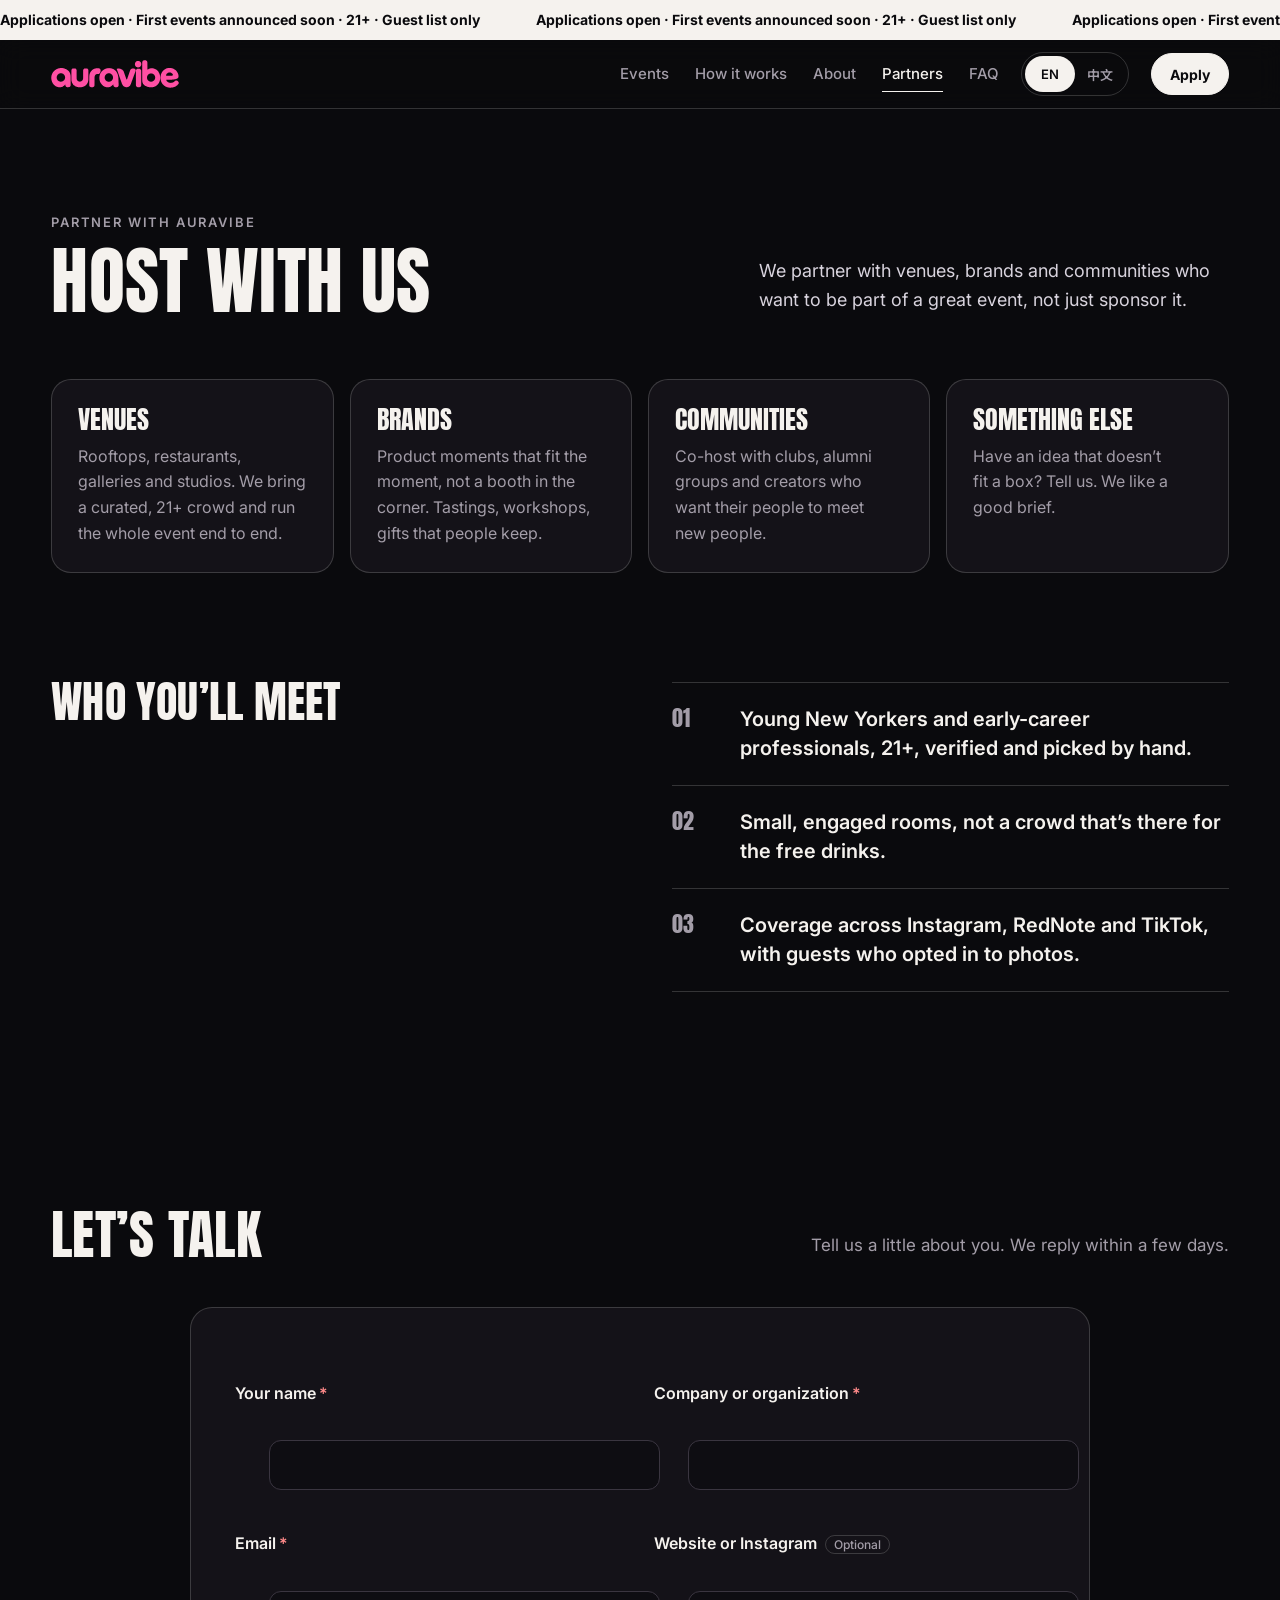
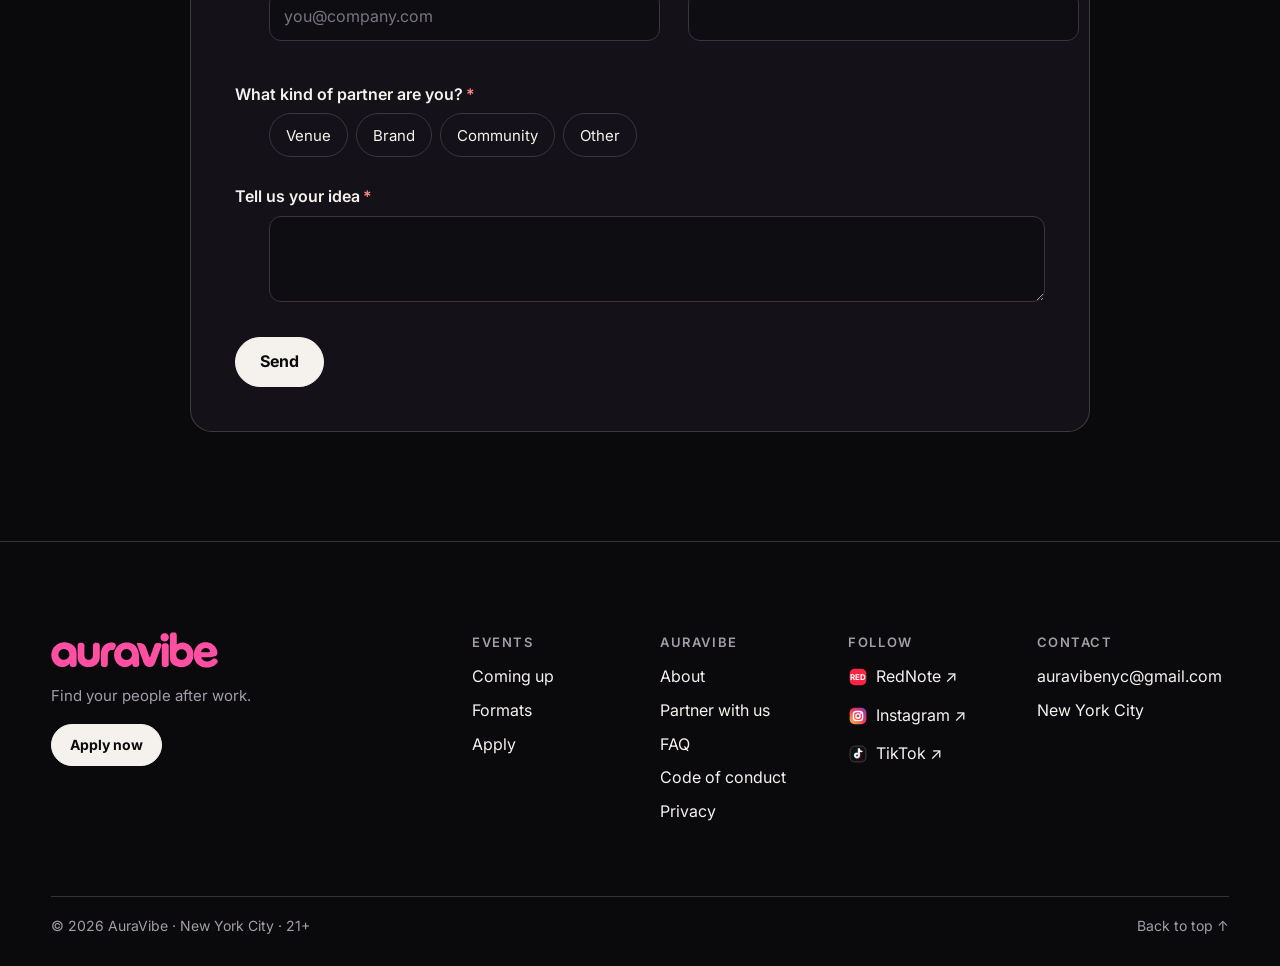
<file: partners.html>
<!DOCTYPE html>
<html lang="en" data-lang="en" data-title-en="Partner with us · AuraVibe" data-title-zh="合作 · AuraVibe">
<head>
<meta charset="utf-8">
<meta name="viewport" content="width=device-width, initial-scale=1, viewport-fit=cover">
<title>合作 Partner with us · AuraVibe</title>
<meta name="description" content="AuraVibe 为纽约年轻人办精选社交活动：屋顶派对、私宴、看展、周末出游，工作之余找到灵魂契合的人。Curated social events for young New Yorkers. Apply to get on the guest list.">
<meta property="og:type" content="website">
<meta property="og:site_name" content="AuraVibe">
<meta property="og:title" content="合作 Partner with us · AuraVibe">
<meta property="og:description" content="AuraVibe 为纽约年轻人办精选社交活动：屋顶派对、私宴、看展、周末出游，工作之余找到灵魂契合的人。Curated social events for young New Yorkers. Apply to get on the guest list.">
<meta property="og:image" content="https://auravibenyc.com/assets/og-cover.png">
<meta property="og:url" content="https://auravibenyc.com/partners">
<link rel="canonical" href="https://auravibenyc.com/partners">
<meta name="twitter:card" content="summary_large_image">
<meta name="theme-color" content="#0A0A0D">
<link rel="icon" href="assets/favicon.svg" type="image/svg+xml">
<link rel="apple-touch-icon" href="assets/apple-touch-icon.png">
<link rel="preconnect" href="https://fonts.googleapis.com">
<link rel="preconnect" href="https://fonts.gstatic.com" crossorigin>
<link href="https://fonts.googleapis.com/css2?family=Anton&family=Inter:wght@400;500;600;700&family=Noto+Sans+SC:wght@400;500;700;900&display=swap" rel="stylesheet">
<script>(function(d){try{if(!matchMedia("(prefers-reduced-motion: reduce)").matches){d.classList.add("js-motion");setTimeout(function(){if(!window.__avMotion)d.classList.remove("js-motion")},3500)}}catch(e){}})(document.documentElement)</script>
<link rel="stylesheet" href="assets/style.css?v=20261128b">
</head>
<body>
<a class="skip" href="#main">Skip to content</a>
<div class="mq" aria-hidden="true"><div class="tr"><span data-t="en">Applications open · First events announced soon · 21+ · Guest list only</span><span data-t="en">Applications open · First events announced soon · 21+ · Guest list only</span><span data-t="en">Applications open · First events announced soon · 21+ · Guest list only</span><span data-t="en">Applications open · First events announced soon · 21+ · Guest list only</span><span data-t="zh">正在接受申请 · 首批活动即将公布 · 21 岁以上 · 仅限受邀名单</span><span data-t="zh">正在接受申请 · 首批活动即将公布 · 21 岁以上 · 仅限受邀名单</span><span data-t="zh">正在接受申请 · 首批活动即将公布 · 21 岁以上 · 仅限受邀名单</span><span data-t="zh">正在接受申请 · 首批活动即将公布 · 21 岁以上 · 仅限受邀名单</span></div></div>
<header class="nav">
  <div class="wrap pad in">
    <a class="home" href="index.html" aria-label="AuraVibe home"><img class="logo" src="assets/logo-pink.svg" alt="AuraVibe" width="1099" height="239"></a>
    <nav aria-label="Main"><a href="events.html"><span data-t="en">Events</span><span data-t="zh">活动</span></a><a href="index.html#how"><span data-t="en">How it works</span><span data-t="zh">参加流程</span></a><a href="about.html"><span data-t="en">About</span><span data-t="zh">关于我们</span></a><a href="partners.html" class=on aria-current=page><span data-t="en">Partners</span><span data-t="zh">合作</span></a><a href="faq.html"><span data-t="en">FAQ</span><span data-t="zh">常见问题</span></a></nav>
    <div class="lang" role="group" aria-label="Language"><button type="button" data-lang="en" aria-pressed="true">EN</button><button type="button" data-lang="zh" aria-pressed="false">中文</button></div>
    <a class="btn solid" href="apply.html"><span data-t="en">Apply</span><span data-t="zh">申请加入</span></a>
    <button type="button" class="menu-btn" aria-label="Menu" aria-expanded="false" aria-controls="mnav"><svg aria-hidden="true" viewBox="0 0 24 24" fill="none" stroke="currentColor" stroke-width="1.8" stroke-linecap="round"><path d="M4 7h16M4 12h16M4 17h16"/></svg></button>
  </div>
  <div class="mnav wrap pad" id="mnav"><a href="events.html"><span data-t="en">Events</span><span data-t="zh">活动</span></a><a href="index.html#how"><span data-t="en">How it works</span><span data-t="zh">参加流程</span></a><a href="about.html"><span data-t="en">About</span><span data-t="zh">关于我们</span></a><a href="partners.html"><span data-t="en">Partners</span><span data-t="zh">合作</span></a><a href="faq.html"><span data-t="en">FAQ</span><span data-t="zh">常见问题</span></a><a class="btn solid" href="apply.html"><span data-t="en">Apply now</span><span data-t="zh">立即申请</span></a></div>
</header>
<main id="main">
<section class="wrap pad phero"><div><p class="eyebrow"><span data-t="en">Partner with AuraVibe</span><span data-t="zh">与 AuraVibe 合作</span></p><h1 class="disp"><span data-t="en">Host with us</span><span data-t="zh">和我们一起办</span></h1></div><p class="lead"><span data-t="en">We partner with venues, brands and communities who want to be part of a great event, not just sponsor it.</span><span data-t="zh">我们想携手的，是愿意真正参与进来、一起把活动办好的场地、品牌和社群，而不只是挂个赞助名。</span></p></section><section class="wrap pad"><div class="offer"><div><h3><span data-t="en">Venues</span><span data-t="zh">场地</span></h3><p><span data-t="en">Rooftops, restaurants, galleries and studios. We bring a curated, 21+ crowd and run the whole event end to end.</span><span data-t="zh">屋顶、餐厅、画廊和工作室。我们带来精选的 21 岁以上宾客，并负责整场活动的运营。</span></p></div><div><h3><span data-t="en">Brands</span><span data-t="zh">品牌</span></h3><p><span data-t="en">Product moments that fit the moment, not a booth in the corner. Tastings, workshops, gifts that people keep.</span><span data-t="zh">融入活动本身的品牌体验，而不是角落里的展台。品鉴、工作坊、让人愿意留着的小礼物。</span></p></div><div><h3><span data-t="en">Communities</span><span data-t="zh">社群</span></h3><p><span data-t="en">Co-host with clubs, alumni groups and creators who want their people to meet new people.</span><span data-t="zh">和俱乐部、校友会、创作者联合举办，让各自的圈子认识彼此。</span></p></div><div><h3><span data-t="en">Something else</span><span data-t="zh">其他</span></h3><p><span data-t="en">Have an idea that doesn’t fit a box? Tell us. We like a good brief.</span><span data-t="zh">有不在以上分类里的想法？直接告诉我们。</span></p></div></div></section><section class="wrap pad sec cols2"><h2 class="disp h2s"><span data-t="en">Who you’ll meet</span><span data-t="zh">你会接触到谁</span></h2><ol class="reach"><li><b>01</b><span data-t="en">Young New Yorkers and early-career professionals, 21+, verified and picked by hand.</span><span data-t="zh">21 岁以上的纽约年轻人和职场新锐，经过核实、由我们亲手挑选。</span></li><li><b>02</b><span data-t="en">Small, engaged rooms, not a crowd that’s there for the free drinks.</span><span data-t="zh">小而投入的现场，而不是冲着免费酒水来的人群。</span></li><li><b>03</b><span data-t="en">Coverage across Instagram, RedNote and TikTok, with guests who opted in to photos.</span><span data-t="zh">Instagram、小红书和 TikTok 上的内容曝光（只拍同意拍照的嘉宾）。</span></li></ol></section>
  <section class="wrap pad sec" aria-labelledby="pf-h" id="contact">
    <div class="sh"><h2 class="disp" id="pf-h"><span data-t="en">Let’s talk</span><span data-t="zh">聊聊合作</span></h2><p><span data-t="en">Tell us a little about you. We reply within a few days.</span><span data-t="zh">简单介绍一下你们，我们会在几天内回复。</span></p></div>
    <div class="formcard simpleform">
      <form class="panel" id="partnerform" novalidate>
        <div class="fields">
          <div class="two"><div class="q" data-type="text" data-q="contact_name" data-req><label class="lb" for="f-contact_name"><span class="tx"><span data-t="en">Your name</span><span data-t="zh">你的名字</span><span class="req" aria-hidden="true">*</span></span></label><p class="hint"></p><input type="text" id="f-contact_name" name="contact_name" aria-describedby="e-contact_name" maxlength="200"><p class="err" id="e-contact_name" aria-live="polite"></p></div><div class="q" data-type="text" data-q="organization" data-req><label class="lb" for="f-organization"><span class="tx"><span data-t="en">Company or organization</span><span data-t="zh">公司或机构</span><span class="req" aria-hidden="true">*</span></span></label><p class="hint"></p><input type="text" id="f-organization" name="organization" aria-describedby="e-organization" maxlength="200"><p class="err" id="e-organization" aria-live="polite"></p></div></div>
          <div class="two"><div class="q" data-type="email" data-q="contact_email" data-req><label class="lb" for="f-contact_email"><span class="tx"><span data-t="en">Email</span><span data-t="zh">邮箱</span><span class="req" aria-hidden="true">*</span></span></label><p class="hint"></p><input type="email" id="f-contact_email" name="contact_email" data-ph-en="you@company.com" data-ph-zh="you@company.com" placeholder="you@company.com" autocapitalize="off" spellcheck="false" aria-describedby="e-contact_email" maxlength="200"><p class="err" id="e-contact_email" aria-live="polite"></p></div><div class="q" data-type="text" data-q="website"><label class="lb" for="f-website"><span class="tx"><span data-t="en">Website or Instagram</span><span data-t="zh">网站或 Instagram</span><em class="tag"><span data-t="en">Optional</span><span data-t="zh">选填</span></em></span></label><p class="hint"></p><input type="text" id="f-website" name="website" aria-describedby="e-website" maxlength="200"><p class="err" id="e-website" aria-live="polite"></p></div></div>
          <fieldset class="q" data-type="radio" data-q="partner_type" data-req aria-describedby="e-partner_type"><legend class="lb"><span class="tx"><span data-t="en">What kind of partner are you?</span><span data-t="zh">你属于哪类合作方？</span><span class="req" aria-hidden="true">*</span></span></legend><div class="chips"><label class="chip"><input type="radio" name="partner_type" value="venue"><span><span data-t="en">Venue</span><span data-t="zh">场地</span></span></label><label class="chip"><input type="radio" name="partner_type" value="brand"><span><span data-t="en">Brand</span><span data-t="zh">品牌</span></span></label><label class="chip"><input type="radio" name="partner_type" value="community"><span><span data-t="en">Community</span><span data-t="zh">社群</span></span></label><label class="chip"><input type="radio" name="partner_type" value="other"><span><span data-t="en">Other</span><span data-t="zh">其他</span></span></label></div><p class="err" id="e-partner_type" aria-live="polite"></p></fieldset>
          <div class="q" data-type="textarea" data-q="idea" data-req><label class="lb" for="f-idea"><span class="tx"><span data-t="en">Tell us your idea</span><span data-t="zh">说说你的想法</span><span class="req" aria-hidden="true">*</span></span></label><textarea id="f-idea" name="idea" rows="3" maxlength="1500" aria-describedby="e-idea"></textarea><p class="err" id="e-idea" aria-live="polite"></p></div>
        </div>
        <div class="row" style="margin-top:28px;align-items:center"><button type="submit" class="btn solid"><span data-t="en">Send</span><span data-t="zh">发送</span></button><p class="err" id="pmsg" aria-live="polite"></p></div>
      </form>
      <div class="done" id="pdone" hidden><img class="seal" src="assets/a-pink.svg" alt=""><h3 class="disp"><span data-t="en">Thanks, we got it</span><span data-t="zh">已收到，谢谢</span></h3>
        <p><span data-t="en">We’ll be in touch within a few days.</span><span data-t="zh">我们会在几天内联系你。</span></p>
        <p id="ppreview" hidden><span data-t="en">Preview mode: this form is not connected yet, so nothing was sent.</span><span data-t="zh">预览模式：表单还没有连接，这次没有真正发送。</span></p></div>
    </div>
  </section>
</main>
<footer>
  <div class="wrap pad">
    <div class="ftop">
      <div class="fbrand">
        <a class="flogo" href="index.html" aria-label="AuraVibe home"><img src="assets/logo-pink.svg" alt="AuraVibe" width="1099" height="239" loading="lazy"></a>
        <p><span data-t="en">Find your people after work.</span><span data-t="zh">工作之余，找到灵魂契合的人。</span></p>
        <a class="btn solid sm" href="apply.html"><span data-t="en">Apply now</span><span data-t="zh">立即申请</span></a>
      </div>
      <div class="cols">
      <div><h4><span data-t="en">Events</span><span data-t="zh">活动</span></h4><ul><li><a href="events.html"><span data-t="en">Coming up</span><span data-t="zh">即将开放</span></a></li><li><a href="index.html#formats"><span data-t="en">Formats</span><span data-t="zh">活动类型</span></a></li><li><a href="apply.html"><span data-t="en">Apply</span><span data-t="zh">申请加入</span></a></li></ul></div>
      <div><h4><span data-t="en">AuraVibe</span><span data-t="zh">AuraVibe</span></h4><ul><li><a href="about.html"><span data-t="en">About</span><span data-t="zh">关于我们</span></a></li><li><a href="partners.html"><span data-t="en">Partner with us</span><span data-t="zh">合作</span></a></li><li><a href="faq.html">FAQ</a></li><li><a href="conduct.html"><span data-t="en">Code of conduct</span><span data-t="zh">行为准则</span></a></li><li><a href="privacy.html"><span data-t="en">Privacy</span><span data-t="zh">隐私政策</span></a></li></ul></div>
      <div><h4><span data-t="en">Follow</span><span data-t="zh">关注我们</span></h4><ul><li><a class="social" href="https://www.xiaohongshu.com/user/profile/5a4e51594eacab70252dfdb7" target="_blank" rel="noopener"><svg class="ico" aria-hidden="true" viewBox="0 0 24 24"><rect x="2" y="2" width="20" height="20" rx="6" fill="#FF2442"/><text x="12" y="15.6" text-anchor="middle" font-size="9.5" font-weight="700" fill="#fff" font-family="Inter,Arial,sans-serif">RED</text></svg><span class="lbl"><span data-t="en">RedNote</span><span data-t="zh">小红书</span> <span aria-hidden="true">↗</span></span></a></li><li><a class="social" href="https://www.instagram.com/auravibe_nyc/" target="_blank" rel="noopener"><svg class="ico" aria-hidden="true" viewBox="0 0 24 24"><defs><linearGradient id="igg" x1="0" y1="1" x2="1" y2="0"><stop offset="0" stop-color="#FEC53A"/><stop offset=".5" stop-color="#F2385A"/><stop offset="1" stop-color="#8A3AB9"/></linearGradient></defs><rect x="2" y="2" width="20" height="20" rx="6" fill="url(#igg)"/><rect x="6.5" y="6.5" width="11" height="11" rx="3.4" fill="none" stroke="#fff" stroke-width="1.7"/><circle cx="12" cy="12" r="2.6" fill="none" stroke="#fff" stroke-width="1.7"/><circle cx="15.4" cy="8.6" r=".9" fill="#fff"/></svg><span class="lbl">Instagram <span aria-hidden="true">↗</span></span></a></li><li><a class="social" href="https://www.tiktok.com/@fayerr81" target="_blank" rel="noopener"><svg class="ico" aria-hidden="true" viewBox="0 0 24 24"><rect x="2.5" y="2.5" width="19" height="19" rx="5.5" fill="#111" stroke="#4a4550"/><g transform="translate(12 12)"><path d="M1.2-6.2v8.1a2.35 2.35 0 1 1-2.1-2.33" fill="none" stroke="#25F4EE" stroke-width="1.9" transform="translate(-.6 -.5)"/><path d="M1.2-6.2v8.1a2.35 2.35 0 1 1-2.1-2.33" fill="none" stroke="#FE2C55" stroke-width="1.9" transform="translate(.6 .5)"/><path d="M1.2-6.2v8.1a2.35 2.35 0 1 1-2.1-2.33M1.2-6.2c.3 1.9 1.6 3.1 3.4 3.2" fill="none" stroke="#fff" stroke-width="1.9" stroke-linecap="round"/></g></svg><span class="lbl">TikTok <span aria-hidden="true">↗</span></span></a></li></ul></div>
      <div><h4><span data-t="en">Contact</span><span data-t="zh">联系</span></h4><ul><li><a href="mailto:auravibenyc@gmail.com">auravibenyc@gmail.com</a></li><li><span data-t="en">New York City</span><span data-t="zh">纽约</span></li></ul></div>
    </div>
    </div>
    <div class="bar"><span><span data-t="en">© 2026 AuraVibe · New York City · 21+</span><span data-t="zh">© 2026 AuraVibe · 纽约 · 21 岁以上</span></span><a href="#" class="totop"><span data-t="en">Back to top ↑</span><span data-t="zh">回到顶部 ↑</span></a></div>
  </div>
</footer>
<script src="assets/app.js?v=20261128b"></script>
</body>
</html>
</file>
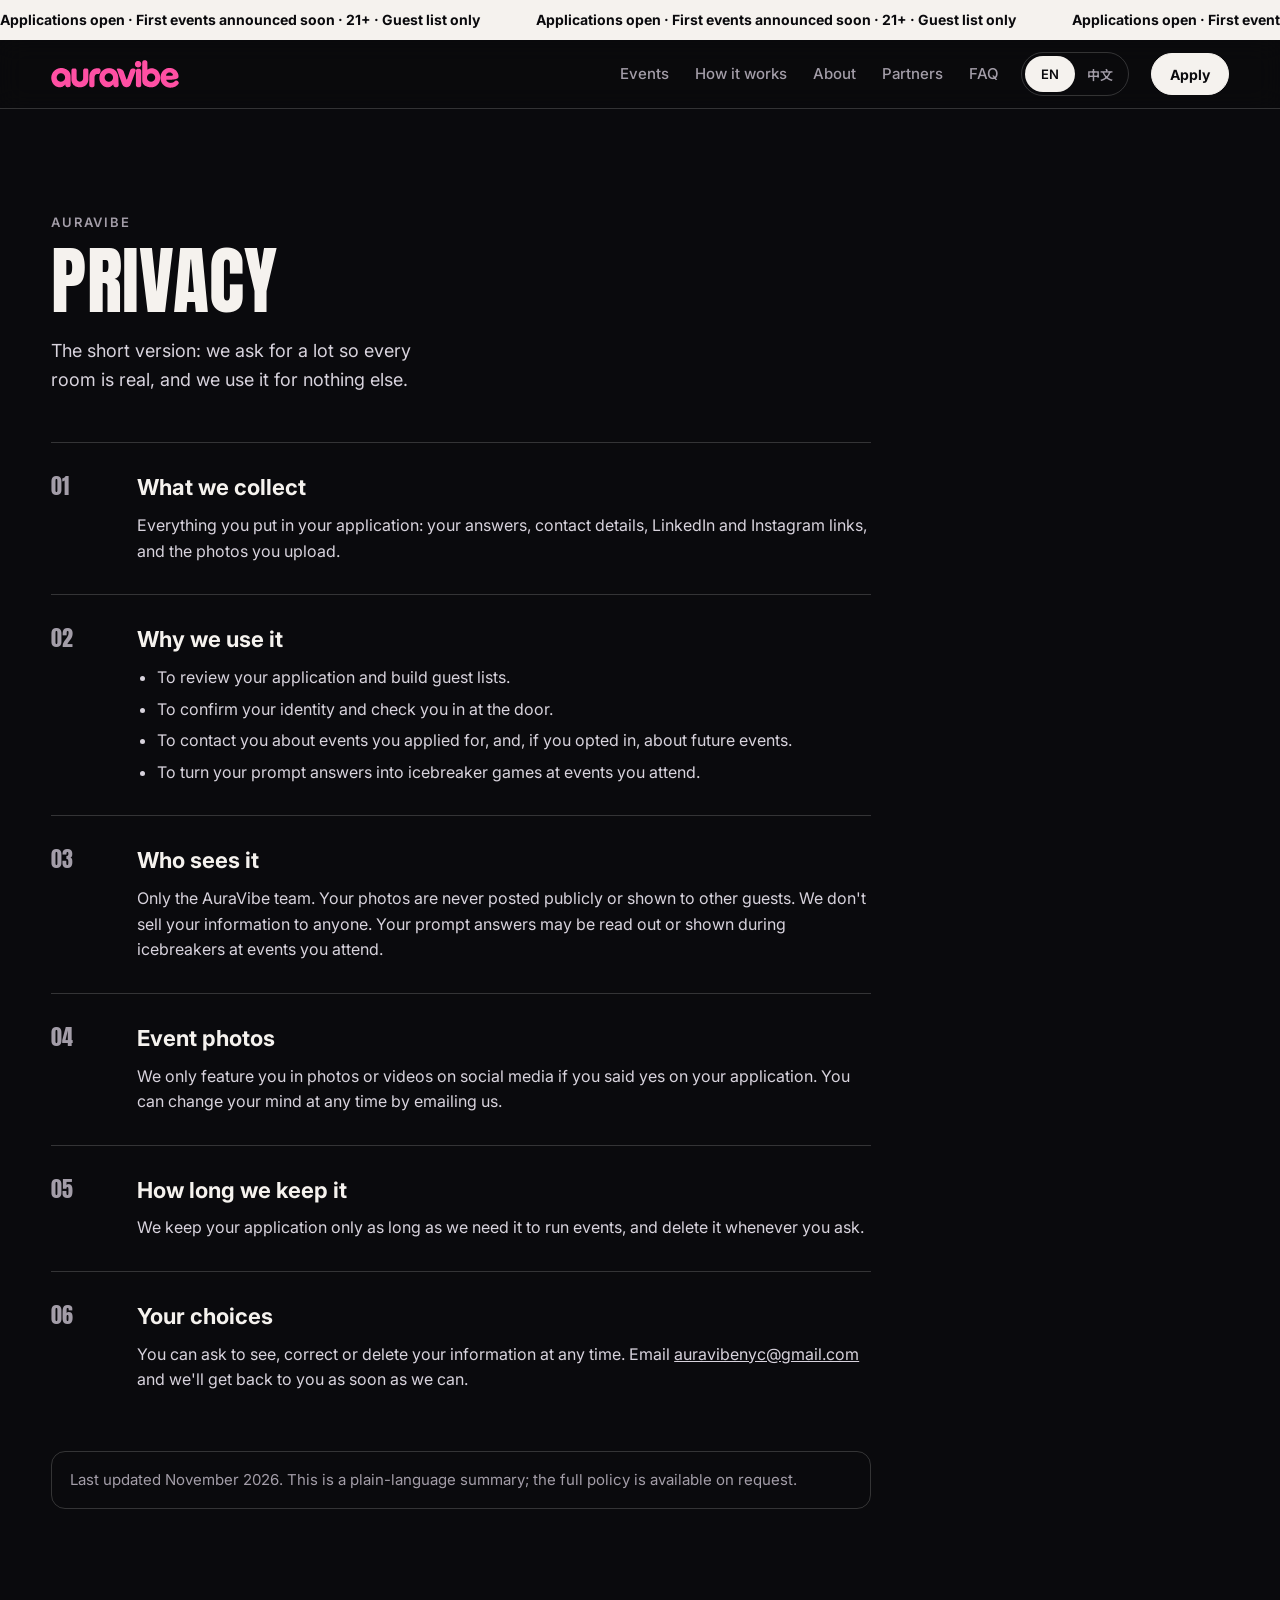
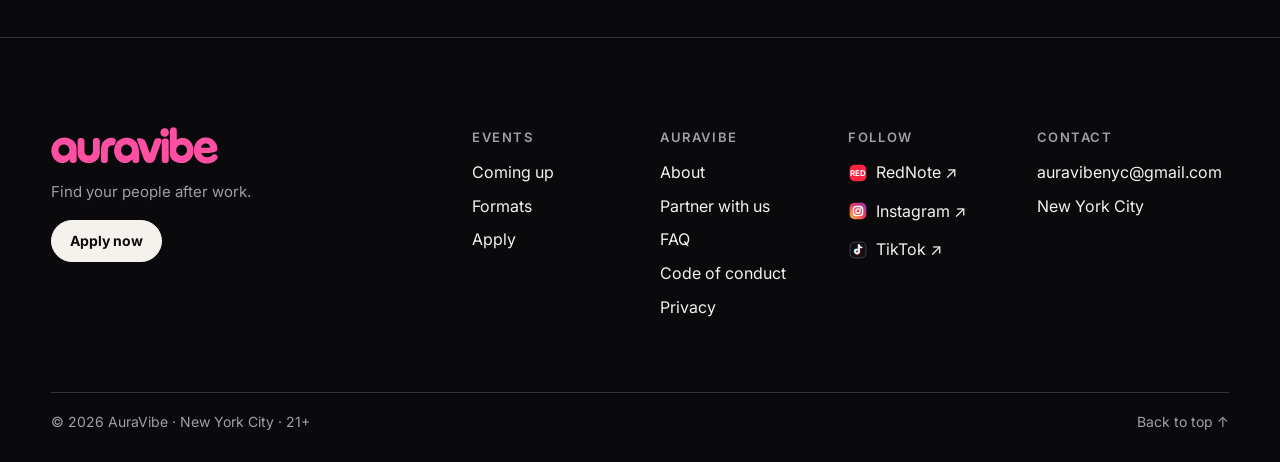
<file: privacy.html>
<!DOCTYPE html>
<html lang="en" data-lang="en" data-title-en="Privacy · AuraVibe" data-title-zh="隐私政策 · AuraVibe">
<head>
<meta charset="utf-8">
<meta name="viewport" content="width=device-width, initial-scale=1, viewport-fit=cover">
<title>隐私政策 Privacy · AuraVibe</title>
<meta name="description" content="AuraVibe 为纽约年轻人办精选社交活动：屋顶派对、私宴、看展、周末出游，工作之余找到灵魂契合的人。Curated social events for young New Yorkers. Apply to get on the guest list.">
<meta property="og:type" content="website">
<meta property="og:site_name" content="AuraVibe">
<meta property="og:title" content="隐私政策 Privacy · AuraVibe">
<meta property="og:description" content="AuraVibe 为纽约年轻人办精选社交活动：屋顶派对、私宴、看展、周末出游，工作之余找到灵魂契合的人。Curated social events for young New Yorkers. Apply to get on the guest list.">
<meta property="og:image" content="https://auravibenyc.com/assets/og-cover.png">
<meta property="og:url" content="https://auravibenyc.com/privacy">
<link rel="canonical" href="https://auravibenyc.com/privacy">
<meta name="twitter:card" content="summary_large_image">
<meta name="theme-color" content="#0A0A0D">
<link rel="icon" href="assets/favicon.svg" type="image/svg+xml">
<link rel="apple-touch-icon" href="assets/apple-touch-icon.png">
<link rel="preconnect" href="https://fonts.googleapis.com">
<link rel="preconnect" href="https://fonts.gstatic.com" crossorigin>
<link href="https://fonts.googleapis.com/css2?family=Anton&family=Inter:wght@400;500;600;700&family=Noto+Sans+SC:wght@400;500;700;900&display=swap" rel="stylesheet">
<script>(function(d){try{if(!matchMedia("(prefers-reduced-motion: reduce)").matches){d.classList.add("js-motion");setTimeout(function(){if(!window.__avMotion)d.classList.remove("js-motion")},3500)}}catch(e){}})(document.documentElement)</script>
<link rel="stylesheet" href="assets/style.css?v=20261128b">
</head>
<body>
<a class="skip" href="#main">Skip to content</a>
<div class="mq" aria-hidden="true"><div class="tr"><span data-t="en">Applications open · First events announced soon · 21+ · Guest list only</span><span data-t="en">Applications open · First events announced soon · 21+ · Guest list only</span><span data-t="en">Applications open · First events announced soon · 21+ · Guest list only</span><span data-t="en">Applications open · First events announced soon · 21+ · Guest list only</span><span data-t="zh">正在接受申请 · 首批活动即将公布 · 21 岁以上 · 仅限受邀名单</span><span data-t="zh">正在接受申请 · 首批活动即将公布 · 21 岁以上 · 仅限受邀名单</span><span data-t="zh">正在接受申请 · 首批活动即将公布 · 21 岁以上 · 仅限受邀名单</span><span data-t="zh">正在接受申请 · 首批活动即将公布 · 21 岁以上 · 仅限受邀名单</span></div></div>
<header class="nav">
  <div class="wrap pad in">
    <a class="home" href="index.html" aria-label="AuraVibe home"><img class="logo" src="assets/logo-pink.svg" alt="AuraVibe" width="1099" height="239"></a>
    <nav aria-label="Main"><a href="events.html"><span data-t="en">Events</span><span data-t="zh">活动</span></a><a href="index.html#how"><span data-t="en">How it works</span><span data-t="zh">参加流程</span></a><a href="about.html"><span data-t="en">About</span><span data-t="zh">关于我们</span></a><a href="partners.html"><span data-t="en">Partners</span><span data-t="zh">合作</span></a><a href="faq.html"><span data-t="en">FAQ</span><span data-t="zh">常见问题</span></a></nav>
    <div class="lang" role="group" aria-label="Language"><button type="button" data-lang="en" aria-pressed="true">EN</button><button type="button" data-lang="zh" aria-pressed="false">中文</button></div>
    <a class="btn solid" href="apply.html"><span data-t="en">Apply</span><span data-t="zh">申请加入</span></a>
    <button type="button" class="menu-btn" aria-label="Menu" aria-expanded="false" aria-controls="mnav"><svg aria-hidden="true" viewBox="0 0 24 24" fill="none" stroke="currentColor" stroke-width="1.8" stroke-linecap="round"><path d="M4 7h16M4 12h16M4 17h16"/></svg></button>
  </div>
  <div class="mnav wrap pad" id="mnav"><a href="events.html"><span data-t="en">Events</span><span data-t="zh">活动</span></a><a href="index.html#how"><span data-t="en">How it works</span><span data-t="zh">参加流程</span></a><a href="about.html"><span data-t="en">About</span><span data-t="zh">关于我们</span></a><a href="partners.html"><span data-t="en">Partners</span><span data-t="zh">合作</span></a><a href="faq.html"><span data-t="en">FAQ</span><span data-t="zh">常见问题</span></a><a class="btn solid" href="apply.html"><span data-t="en">Apply now</span><span data-t="zh">立即申请</span></a></div>
</header>
<main id="main">
<section class="wrap pad page-hd"><p class="eyebrow">AuraVibe</p><h1 class="disp"><span data-t="en">Privacy</span><span data-t="zh">隐私政策</span></h1><p class="lead"><span data-t="en">The short version: we ask for a lot so every room is real, and we use it for nothing else.</span><span data-t="zh">简单来说：我们收集这些信息，只是为了保证每一场的人都真实可信，不会用作其他用途。</span></p></section><div class="wrap pad"><div class="article"><section><b>01</b><div><h2><span data-t="en">What we collect</span><span data-t="zh">我们收集什么</span></h2><p data-t=en>Everything you put in your application: your answers, contact details, LinkedIn and Instagram links, and the photos you upload.</p><p data-t=zh>你在申请中填写的所有内容：问卷回答、联系方式、LinkedIn 和 Instagram 链接，以及你上传的照片。</p></div></section><section><b>02</b><div><h2><span data-t="en">Why we use it</span><span data-t="zh">我们用来做什么</span></h2><ul data-t=en><li>To review your application and build guest lists.</li><li>To confirm your identity and check you in at the door.</li><li>To contact you about events you applied for, and, if you opted in, about future events.</li><li>To turn your prompt answers into icebreaker games at events you attend.</li></ul><ul data-t=zh><li>审核申请、安排每场活动的宾客名单。</li><li>核实身份，并在入场时核对。</li><li>就你申请的活动联系你；如果你选择了接收通知，也会告诉你之后的活动。</li><li>把你的话题回答变成你所参加活动的破冰游戏素材。</li></ul></div></section><section><b>03</b><div><h2><span data-t="en">Who sees it</span><span data-t="zh">谁能看到</span></h2><p data-t=en>Only the AuraVibe team. Your photos are never posted publicly or shown to other guests. We don't sell your information to anyone. Your prompt answers may be read out or shown during icebreakers at events you attend.</p><p data-t=zh>只有 AuraVibe 团队。你的照片绝不会公开发布或展示给其他嘉宾。我们不会把你的信息卖给任何人。你的话题回答可能会在你所参加活动的破冰环节中被读出或展示。</p></div></section><section><b>04</b><div><h2><span data-t="en">Event photos</span><span data-t="zh">活动照片</span></h2><p data-t=en>We only feature you in photos or videos on social media if you said yes on your application. You can change your mind at any time by emailing us.</p><p data-t=zh>只有你在申请中选择了“愿意”，我们才会在社交媒体上发布有你的照片或视频。你可以随时发邮件改变主意。</p></div></section><section><b>05</b><div><h2><span data-t="en">How long we keep it</span><span data-t="zh">保存多久</span></h2><p data-t=en>We keep your application only as long as we need it to run events, and delete it whenever you ask.</p><p data-t=zh>我们只在运营活动需要的期间保存你的申请资料，你随时可以要求删除。</p></div></section><section><b>06</b><div><h2><span data-t="en">Your choices</span><span data-t="zh">你的权利</span></h2><p data-t=en>You can ask to see, correct or delete your information at any time. Email <a href="mailto:auravibenyc@gmail.com">auravibenyc@gmail.com</a> and we'll get back to you as soon as we can.</p><p data-t=zh>你可以随时要求查看、更正或删除你的信息。请发邮件到 <a href="mailto:auravibenyc@gmail.com">auravibenyc@gmail.com</a>，我们会尽快回复。</p></div></section><p class="note"><span data-t="en">Last updated November 2026. This is a plain-language summary; the full policy is available on request.</span><span data-t="zh">最近更新：2026 年 11 月。以上为简明版本，完整政策可应要求提供。</span></p></div></div>
</main>
<div class="mbar" aria-hidden="true"><div class="in"><p><b><span data-t="en">Applications open</span><span data-t="zh">正在接受申请</span></b><small><span data-t="en">About 6 minutes · reply within 3 days</span><span data-t="zh">大约 6 分钟 · 3 天内回复</span></small></p><a class="btn solid" href="apply.html" tabindex="-1"><span data-t="en">Apply</span><span data-t="zh">申请加入</span></a></div></div>
<footer>
  <div class="wrap pad">
    <div class="ftop">
      <div class="fbrand">
        <a class="flogo" href="index.html" aria-label="AuraVibe home"><img src="assets/logo-pink.svg" alt="AuraVibe" width="1099" height="239" loading="lazy"></a>
        <p><span data-t="en">Find your people after work.</span><span data-t="zh">工作之余，找到灵魂契合的人。</span></p>
        <a class="btn solid sm" href="apply.html"><span data-t="en">Apply now</span><span data-t="zh">立即申请</span></a>
      </div>
      <div class="cols">
      <div><h4><span data-t="en">Events</span><span data-t="zh">活动</span></h4><ul><li><a href="events.html"><span data-t="en">Coming up</span><span data-t="zh">即将开放</span></a></li><li><a href="index.html#formats"><span data-t="en">Formats</span><span data-t="zh">活动类型</span></a></li><li><a href="apply.html"><span data-t="en">Apply</span><span data-t="zh">申请加入</span></a></li></ul></div>
      <div><h4><span data-t="en">AuraVibe</span><span data-t="zh">AuraVibe</span></h4><ul><li><a href="about.html"><span data-t="en">About</span><span data-t="zh">关于我们</span></a></li><li><a href="partners.html"><span data-t="en">Partner with us</span><span data-t="zh">合作</span></a></li><li><a href="faq.html">FAQ</a></li><li><a href="conduct.html"><span data-t="en">Code of conduct</span><span data-t="zh">行为准则</span></a></li><li><a href="privacy.html"><span data-t="en">Privacy</span><span data-t="zh">隐私政策</span></a></li></ul></div>
      <div><h4><span data-t="en">Follow</span><span data-t="zh">关注我们</span></h4><ul><li><a class="social" href="https://www.xiaohongshu.com/user/profile/5a4e51594eacab70252dfdb7" target="_blank" rel="noopener"><svg class="ico" aria-hidden="true" viewBox="0 0 24 24"><rect x="2" y="2" width="20" height="20" rx="6" fill="#FF2442"/><text x="12" y="15.6" text-anchor="middle" font-size="9.5" font-weight="700" fill="#fff" font-family="Inter,Arial,sans-serif">RED</text></svg><span class="lbl"><span data-t="en">RedNote</span><span data-t="zh">小红书</span> <span aria-hidden="true">↗</span></span></a></li><li><a class="social" href="https://www.instagram.com/auravibe_nyc/" target="_blank" rel="noopener"><svg class="ico" aria-hidden="true" viewBox="0 0 24 24"><defs><linearGradient id="igg" x1="0" y1="1" x2="1" y2="0"><stop offset="0" stop-color="#FEC53A"/><stop offset=".5" stop-color="#F2385A"/><stop offset="1" stop-color="#8A3AB9"/></linearGradient></defs><rect x="2" y="2" width="20" height="20" rx="6" fill="url(#igg)"/><rect x="6.5" y="6.5" width="11" height="11" rx="3.4" fill="none" stroke="#fff" stroke-width="1.7"/><circle cx="12" cy="12" r="2.6" fill="none" stroke="#fff" stroke-width="1.7"/><circle cx="15.4" cy="8.6" r=".9" fill="#fff"/></svg><span class="lbl">Instagram <span aria-hidden="true">↗</span></span></a></li><li><a class="social" href="https://www.tiktok.com/@fayerr81" target="_blank" rel="noopener"><svg class="ico" aria-hidden="true" viewBox="0 0 24 24"><rect x="2.5" y="2.5" width="19" height="19" rx="5.5" fill="#111" stroke="#4a4550"/><g transform="translate(12 12)"><path d="M1.2-6.2v8.1a2.35 2.35 0 1 1-2.1-2.33" fill="none" stroke="#25F4EE" stroke-width="1.9" transform="translate(-.6 -.5)"/><path d="M1.2-6.2v8.1a2.35 2.35 0 1 1-2.1-2.33" fill="none" stroke="#FE2C55" stroke-width="1.9" transform="translate(.6 .5)"/><path d="M1.2-6.2v8.1a2.35 2.35 0 1 1-2.1-2.33M1.2-6.2c.3 1.9 1.6 3.1 3.4 3.2" fill="none" stroke="#fff" stroke-width="1.9" stroke-linecap="round"/></g></svg><span class="lbl">TikTok <span aria-hidden="true">↗</span></span></a></li></ul></div>
      <div><h4><span data-t="en">Contact</span><span data-t="zh">联系</span></h4><ul><li><a href="mailto:auravibenyc@gmail.com">auravibenyc@gmail.com</a></li><li><span data-t="en">New York City</span><span data-t="zh">纽约</span></li></ul></div>
    </div>
    </div>
    <div class="bar"><span><span data-t="en">© 2026 AuraVibe · New York City · 21+</span><span data-t="zh">© 2026 AuraVibe · 纽约 · 21 岁以上</span></span><a href="#" class="totop"><span data-t="en">Back to top ↑</span><span data-t="zh">回到顶部 ↑</span></a></div>
  </div>
</footer>
<script src="assets/app.js?v=20261128b"></script>
</body>
</html>
</file>
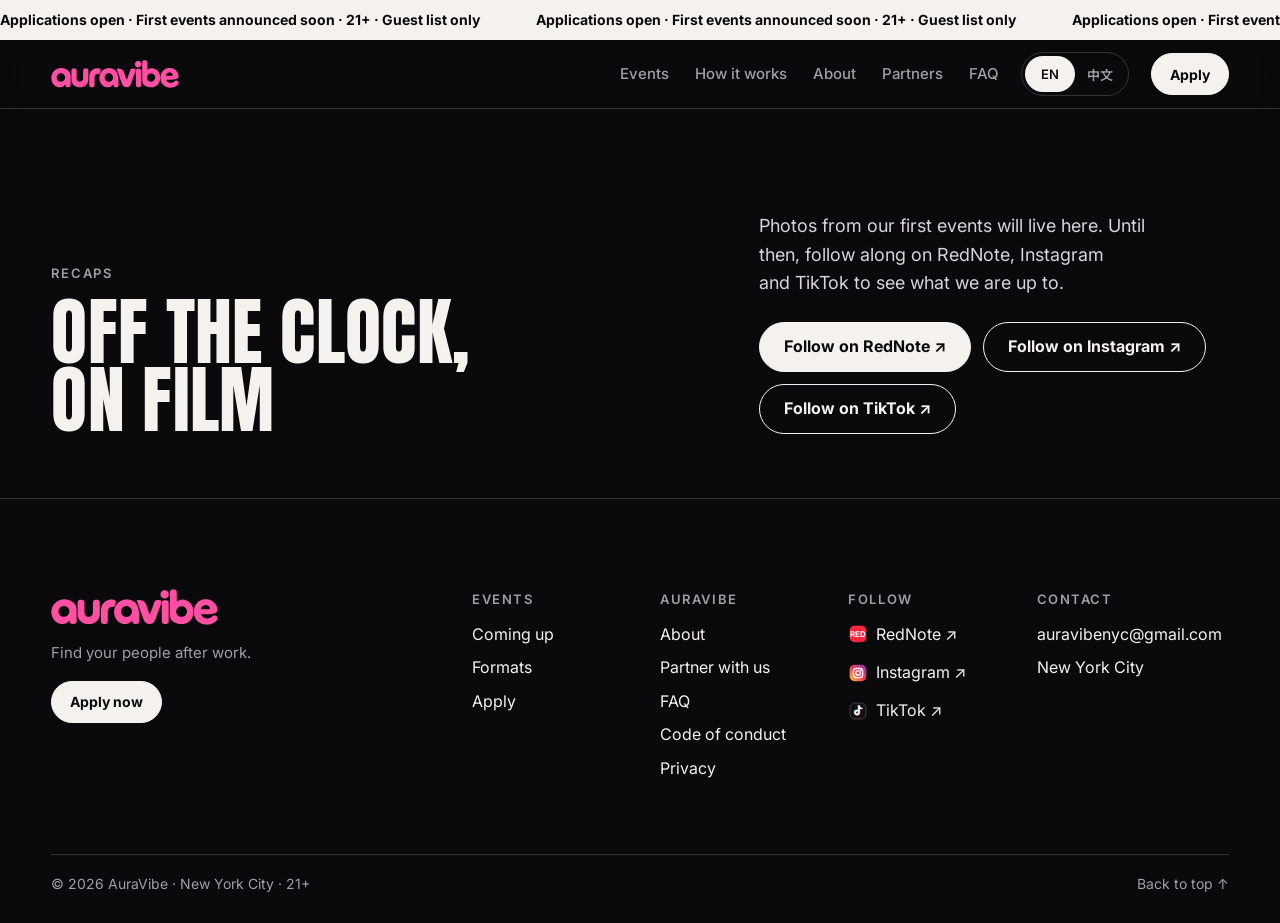
<file: recaps.html>
<!DOCTYPE html>
<html lang="en" data-lang="en" data-title-en="Recaps · AuraVibe" data-title-zh="往期回顾 · AuraVibe">
<head>
<meta charset="utf-8">
<meta name="robots" content="noindex">
<meta name="viewport" content="width=device-width, initial-scale=1, viewport-fit=cover">
<title>往期回顾 Recaps · AuraVibe</title>
<meta name="description" content="AuraVibe 为纽约年轻人办精选社交活动：屋顶派对、私宴、看展、周末出游，工作之余找到灵魂契合的人。Curated social events for young New Yorkers. Apply to get on the guest list.">
<meta property="og:type" content="website">
<meta property="og:site_name" content="AuraVibe">
<meta property="og:title" content="往期回顾 Recaps · AuraVibe">
<meta property="og:description" content="AuraVibe 为纽约年轻人办精选社交活动：屋顶派对、私宴、看展、周末出游，工作之余找到灵魂契合的人。Curated social events for young New Yorkers. Apply to get on the guest list.">
<meta property="og:image" content="https://auravibenyc.com/assets/og-cover.png">
<meta property="og:url" content="https://auravibenyc.com/recaps">
<link rel="canonical" href="https://auravibenyc.com/recaps">
<meta name="twitter:card" content="summary_large_image">
<meta name="theme-color" content="#0A0A0D">
<link rel="icon" href="assets/favicon.svg" type="image/svg+xml">
<link rel="apple-touch-icon" href="assets/apple-touch-icon.png">
<link rel="preconnect" href="https://fonts.googleapis.com">
<link rel="preconnect" href="https://fonts.gstatic.com" crossorigin>
<link href="https://fonts.googleapis.com/css2?family=Anton&family=Inter:wght@400;500;600;700&family=Noto+Sans+SC:wght@400;500;700;900&display=swap" rel="stylesheet">
<script>(function(d){try{if(!matchMedia("(prefers-reduced-motion: reduce)").matches){d.classList.add("js-motion");setTimeout(function(){if(!window.__avMotion)d.classList.remove("js-motion")},3500)}}catch(e){}})(document.documentElement)</script>
<link rel="stylesheet" href="assets/style.css?v=20261128b">
</head>
<body>
<a class="skip" href="#main">Skip to content</a>
<div class="mq" aria-hidden="true"><div class="tr"><span data-t="en">Applications open · First events announced soon · 21+ · Guest list only</span><span data-t="en">Applications open · First events announced soon · 21+ · Guest list only</span><span data-t="en">Applications open · First events announced soon · 21+ · Guest list only</span><span data-t="en">Applications open · First events announced soon · 21+ · Guest list only</span><span data-t="zh">正在接受申请 · 首批活动即将公布 · 21 岁以上 · 仅限受邀名单</span><span data-t="zh">正在接受申请 · 首批活动即将公布 · 21 岁以上 · 仅限受邀名单</span><span data-t="zh">正在接受申请 · 首批活动即将公布 · 21 岁以上 · 仅限受邀名单</span><span data-t="zh">正在接受申请 · 首批活动即将公布 · 21 岁以上 · 仅限受邀名单</span></div></div>
<header class="nav">
  <div class="wrap pad in">
    <a class="home" href="index.html" aria-label="AuraVibe home"><img class="logo" src="assets/logo-pink.svg" alt="AuraVibe" width="1099" height="239"></a>
    <nav aria-label="Main"><a href="events.html"><span data-t="en">Events</span><span data-t="zh">活动</span></a><a href="index.html#how"><span data-t="en">How it works</span><span data-t="zh">参加流程</span></a><a href="about.html"><span data-t="en">About</span><span data-t="zh">关于我们</span></a><a href="partners.html"><span data-t="en">Partners</span><span data-t="zh">合作</span></a><a href="faq.html"><span data-t="en">FAQ</span><span data-t="zh">常见问题</span></a></nav>
    <div class="lang" role="group" aria-label="Language"><button type="button" data-lang="en" aria-pressed="true">EN</button><button type="button" data-lang="zh" aria-pressed="false">中文</button></div>
    <a class="btn solid" href="apply.html"><span data-t="en">Apply</span><span data-t="zh">申请加入</span></a>
    <button type="button" class="menu-btn" aria-label="Menu" aria-expanded="false" aria-controls="mnav"><svg aria-hidden="true" viewBox="0 0 24 24" fill="none" stroke="currentColor" stroke-width="1.8" stroke-linecap="round"><path d="M4 7h16M4 12h16M4 17h16"/></svg></button>
  </div>
  <div class="mnav wrap pad" id="mnav"><a href="events.html"><span data-t="en">Events</span><span data-t="zh">活动</span></a><a href="index.html#how"><span data-t="en">How it works</span><span data-t="zh">参加流程</span></a><a href="about.html"><span data-t="en">About</span><span data-t="zh">关于我们</span></a><a href="partners.html"><span data-t="en">Partners</span><span data-t="zh">合作</span></a><a href="faq.html"><span data-t="en">FAQ</span><span data-t="zh">常见问题</span></a><a class="btn solid" href="apply.html"><span data-t="en">Apply now</span><span data-t="zh">立即申请</span></a></div>
</header>
<main id="main">
  <section class="wrap pad phero soon"><div><p class="eyebrow"><span data-t="en">Recaps</span><span data-t="zh">往期回顾</span></p><h1 class="disp"><span data-t="en">Off the clock, on film</span><span data-t="zh">工作之余的那些瞬间</span></h1></div><div><p class="lead"><span data-t="en">Photos from our first events will live here. Until then, follow along on RedNote, Instagram and TikTok to see what we are up to.</span><span data-t="zh">第一批活动结束后，现场照片会放在这里。在那之前，可以先去小红书、Instagram 和 TikTok 看看我们在忙什么。</span></p><div class="row" style="margin-top:24px;gap:12px;flex-wrap:wrap"><a class="btn solid" href="https://www.xiaohongshu.com/user/profile/5a4e51594eacab70252dfdb7" target="_blank" rel="noopener"><span data-t="en">Follow on RedNote ↗</span><span data-t="zh">关注小红书 ↗</span></a><a class="btn ghost" href="https://www.instagram.com/auravibe_nyc/" target="_blank" rel="noopener"><span data-t="en">Follow on Instagram ↗</span><span data-t="zh">关注 Instagram ↗</span></a><a class="btn ghost" href="https://www.tiktok.com/@fayerr81" target="_blank" rel="noopener"><span data-t="en">Follow on TikTok ↗</span><span data-t="zh">关注 TikTok ↗</span></a></div></div></section>
</main>
<footer>
  <div class="wrap pad">
    <div class="ftop">
      <div class="fbrand">
        <a class="flogo" href="index.html" aria-label="AuraVibe home"><img src="assets/logo-pink.svg" alt="AuraVibe" width="1099" height="239" loading="lazy"></a>
        <p><span data-t="en">Find your people after work.</span><span data-t="zh">工作之余，找到灵魂契合的人。</span></p>
        <a class="btn solid sm" href="apply.html"><span data-t="en">Apply now</span><span data-t="zh">立即申请</span></a>
      </div>
      <div class="cols">
      <div><h4><span data-t="en">Events</span><span data-t="zh">活动</span></h4><ul><li><a href="events.html"><span data-t="en">Coming up</span><span data-t="zh">即将开放</span></a></li><li><a href="index.html#formats"><span data-t="en">Formats</span><span data-t="zh">活动类型</span></a></li><li><a href="apply.html"><span data-t="en">Apply</span><span data-t="zh">申请加入</span></a></li></ul></div>
      <div><h4><span data-t="en">AuraVibe</span><span data-t="zh">AuraVibe</span></h4><ul><li><a href="about.html"><span data-t="en">About</span><span data-t="zh">关于我们</span></a></li><li><a href="partners.html"><span data-t="en">Partner with us</span><span data-t="zh">合作</span></a></li><li><a href="faq.html">FAQ</a></li><li><a href="conduct.html"><span data-t="en">Code of conduct</span><span data-t="zh">行为准则</span></a></li><li><a href="privacy.html"><span data-t="en">Privacy</span><span data-t="zh">隐私政策</span></a></li></ul></div>
      <div><h4><span data-t="en">Follow</span><span data-t="zh">关注我们</span></h4><ul><li><a class="social" href="https://www.xiaohongshu.com/user/profile/5a4e51594eacab70252dfdb7" target="_blank" rel="noopener"><svg class="ico" aria-hidden="true" viewBox="0 0 24 24"><rect x="2" y="2" width="20" height="20" rx="6" fill="#FF2442"/><text x="12" y="15.6" text-anchor="middle" font-size="9.5" font-weight="700" fill="#fff" font-family="Inter,Arial,sans-serif">RED</text></svg><span class="lbl"><span data-t="en">RedNote</span><span data-t="zh">小红书</span> <span aria-hidden="true">↗</span></span></a></li><li><a class="social" href="https://www.instagram.com/auravibe_nyc/" target="_blank" rel="noopener"><svg class="ico" aria-hidden="true" viewBox="0 0 24 24"><defs><linearGradient id="igg" x1="0" y1="1" x2="1" y2="0"><stop offset="0" stop-color="#FEC53A"/><stop offset=".5" stop-color="#F2385A"/><stop offset="1" stop-color="#8A3AB9"/></linearGradient></defs><rect x="2" y="2" width="20" height="20" rx="6" fill="url(#igg)"/><rect x="6.5" y="6.5" width="11" height="11" rx="3.4" fill="none" stroke="#fff" stroke-width="1.7"/><circle cx="12" cy="12" r="2.6" fill="none" stroke="#fff" stroke-width="1.7"/><circle cx="15.4" cy="8.6" r=".9" fill="#fff"/></svg><span class="lbl">Instagram <span aria-hidden="true">↗</span></span></a></li><li><a class="social" href="https://www.tiktok.com/@fayerr81" target="_blank" rel="noopener"><svg class="ico" aria-hidden="true" viewBox="0 0 24 24"><rect x="2.5" y="2.5" width="19" height="19" rx="5.5" fill="#111" stroke="#4a4550"/><g transform="translate(12 12)"><path d="M1.2-6.2v8.1a2.35 2.35 0 1 1-2.1-2.33" fill="none" stroke="#25F4EE" stroke-width="1.9" transform="translate(-.6 -.5)"/><path d="M1.2-6.2v8.1a2.35 2.35 0 1 1-2.1-2.33" fill="none" stroke="#FE2C55" stroke-width="1.9" transform="translate(.6 .5)"/><path d="M1.2-6.2v8.1a2.35 2.35 0 1 1-2.1-2.33M1.2-6.2c.3 1.9 1.6 3.1 3.4 3.2" fill="none" stroke="#fff" stroke-width="1.9" stroke-linecap="round"/></g></svg><span class="lbl">TikTok <span aria-hidden="true">↗</span></span></a></li></ul></div>
      <div><h4><span data-t="en">Contact</span><span data-t="zh">联系</span></h4><ul><li><a href="mailto:auravibenyc@gmail.com">auravibenyc@gmail.com</a></li><li><span data-t="en">New York City</span><span data-t="zh">纽约</span></li></ul></div>
    </div>
    </div>
    <div class="bar"><span><span data-t="en">© 2026 AuraVibe · New York City · 21+</span><span data-t="zh">© 2026 AuraVibe · 纽约 · 21 岁以上</span></span><a href="#" class="totop"><span data-t="en">Back to top ↑</span><span data-t="zh">回到顶部 ↑</span></a></div>
  </div>
</footer>
<script src="assets/app.js?v=20261128b"></script>
</body>
</html>
</file>
<file: assets/style.css>
/* VOICE a night out you have to be on the list for; hushed, cinematic, confident
   IDEA a film title sequence: black screen, one pink title card (the logo), cream condensed credits
   COLOUR black #0A0A0D, cream #F5F2EE for every control, pink #FF4FA3 reserved for the logo alone
   TYPE Anton headlines (Noto Sans SC 900 in Chinese), Inter text */
:root{color-scheme:dark;--bg:#0A0A0D;--panel:#141218;--panel2:#1B1720;--ink:#F5F2EE;--soft:#D8D3DD;--mute:#A39DA8;--line:rgba(245,242,238,.18);--pink:#FF4FA3;--err:#FF8A8A;--field:#0E0D12;--fline:#3A3540}
:root[data-lang=en] [data-t=zh],:root[data-lang=zh] [data-t=en]{display:none!important}
*{box-sizing:border-box;min-width:0}
[hidden]{display:none!important}
html{background:var(--bg);scroll-padding-top:84px}
body{margin:0;background:var(--bg);color:var(--ink);font:16px/1.6 Inter,"Noto Sans SC",system-ui,sans-serif;overflow-x:clip;-webkit-font-smoothing:antialiased}
a{color:inherit}
p{margin:0}
h1,h2,h3,h4{margin:0;font-weight:400}
img{max-width:100%}
.disp{font-family:Anton,"Noto Sans SC",Impact,sans-serif;text-transform:uppercase;line-height:.92;letter-spacing:.005em;text-wrap:balance}
:root[data-lang=zh] .disp{font-weight:900;line-height:1.14;letter-spacing:.02em}
.logo{display:block;height:auto}
.wrap{max-width:1320px;margin:0 auto}
.pad{padding-left:max(4vw,18px,env(safe-area-inset-left,0px));padding-right:max(4vw,18px,env(safe-area-inset-right,0px))}
.sec{padding-block:clamp(80px,11vw,160px)}
.eyebrow{font-size:13px;font-weight:600;letter-spacing:.14em;text-transform:uppercase;color:var(--mute)}
:root[data-lang=zh] .eyebrow{letter-spacing:.08em}
.btn{display:inline-flex;align-items:center;justify-content:center;gap:8px;min-height:50px;padding:0 24px;border-radius:999px;border:1.5px solid var(--ink);font:700 16px/1.1 Inter,"Noto Sans SC",sans-serif;text-decoration:none;cursor:pointer;transition:background .15s,color .15s;white-space:nowrap}
.solid{background:var(--ink);color:var(--bg)}
.solid:hover{background:#fff}
.ghost{background:transparent;color:var(--ink)}
.ghost:hover{background:rgba(245,242,238,.1)}
.btn[disabled]{opacity:.55;cursor:progress}
:focus-visible{outline:2px solid var(--ink);outline-offset:3px}
.arrow{font-weight:700;text-decoration:none;border-bottom:1.5px solid var(--ink);padding-bottom:2px}
.arrow:hover{color:#fff}

/* marquee */
.mq{background:var(--ink);color:var(--bg);overflow:hidden;white-space:nowrap;font-weight:700;font-size:14px;padding:9px 0}
.mq .tr{display:inline-flex}
.mq span{padding-right:56px}
@media(prefers-reduced-motion:no-preference){.mq .tr{animation:mq 38s linear infinite}}
@keyframes mq{to{transform:translateX(-50%)}}

/* nav */
.nav{position:sticky;top:0;z-index:30;background:rgba(10,10,13,.9);backdrop-filter:blur(12px);-webkit-backdrop-filter:blur(12px);border-bottom:1px solid var(--line)}
.nav .in{display:flex;align-items:center;gap:22px;min-height:68px}
.nav .home{display:block;width:128px;flex:none}
.nav nav{display:flex;gap:26px;margin-left:auto;font-weight:500;font-size:15px}
.nav nav a{text-decoration:none;color:var(--mute)}
.nav nav a:hover,.nav nav a[aria-current=page]{color:var(--ink)}
.lang{display:inline-flex;border:1px solid var(--line);border-radius:999px;padding:3px;flex:none}
.lang button{min-height:36px;min-width:50px;border:0;border-radius:999px;background:transparent;color:var(--mute);font:600 13px Inter,"Noto Sans SC",sans-serif;cursor:pointer}
.lang button[aria-pressed=true]{background:var(--ink);color:var(--bg)}
.nav .btn{min-height:42px;padding:0 18px;font-size:14px}
@media(max-width:900px){.nav nav{display:none}.nav .lang{margin-left:auto}}
@media(max-width:440px){.nav .btn{display:none}.nav .home{width:110px}}

/* photo slots */
.ph{position:relative;background:var(--panel2) center/cover no-repeat;overflow:hidden}
.ph::after{content:"";position:absolute;inset:0;background:radial-gradient(120% 80% at 30% 20%,rgba(255,255,255,.05),transparent 60%);pointer-events:none}
.ph.has-img::after{background:linear-gradient(to top,rgba(10,10,13,.82),rgba(10,10,13,.1) 55%)}
.ph.has-img .tagph{display:none}
.tagph{position:absolute;z-index:1;font-size:12px;line-height:1.45;color:var(--soft);background:rgba(10,10,13,.72);border:1px solid var(--line);border-radius:10px;padding:8px 12px;max-width:340px}
.photo-frame::after{display:none}
.photo-frame.has-img>.photo-img{display:none}
.photo-img{display:block;position:absolute;inset:0;width:100%;height:100%;object-fit:cover;object-position:var(--photo-position,center)}
.photo-label{position:absolute;top:14px;right:14px;z-index:1;padding:4px 9px;border-radius:999px;background:rgba(10,10,13,.82);color:var(--ink);font-size:11px;line-height:1.45}
.photo-strip{margin:0}
.photo-strip figcaption{margin-top:8px;color:var(--mute);font-size:12px;text-align:right}

/* hero */
.hero{padding-top:18px}
.hero>.ph{border-radius:22px;min-height:min(80svh,740px);display:flex;flex-direction:column;justify-content:flex-end}
.hero>.ph>.tagph{top:20px;left:20px}
.hero>.photo-frame{background-color:var(--bg);--photo-position:center 42%}
.hero>.photo-frame::after{display:block;background:linear-gradient(to bottom,rgba(10,10,13,.04) 12%,rgba(10,10,13,.7) 62%,rgba(10,10,13,.98) 100%)}
.hero .copy{position:relative;z-index:1;display:grid;grid-template-columns:minmax(0,1.6fr) minmax(0,1fr);gap:32px;align-items:end;padding:clamp(24px,4vw,56px)}
.hero h1{font-size:clamp(64px,9.6vw,152px)}
:root[data-lang=zh] .hero h1{font-size:clamp(40px,5.3vw,82px)}
.hero .pitch{display:flex;flex-direction:column;gap:18px}
.hero .pitch p{color:var(--soft);font-size:17px;max-width:30em}
.row{display:flex;flex-wrap:wrap;gap:12px}
.hero small{color:var(--mute);font-size:13px}
@media(max-width:820px){
  .hero .copy{grid-template-columns:minmax(0,1fr)}
  .hero>.photo-frame:not(.has-img){--hero-photo-height:clamp(160px,49vw,350px);--photo-position:center 52%;min-height:0;padding-top:var(--hero-photo-height)}
  .hero>.photo-frame:not(.has-img)>.photo-img,.hero>.photo-frame:not(.has-img)::after{height:calc(var(--hero-photo-height) + 52px)}
  .hero>.photo-frame:not(.has-img)::after{background:linear-gradient(to bottom,transparent 62%,var(--bg))}
}

/* manifesto */
.mani{display:grid;grid-template-columns:minmax(0,1.7fr) minmax(0,1fr);gap:clamp(28px,5vw,80px);align-items:end}
.mani h2{font-size:clamp(48px,7.4vw,120px);text-wrap:pretty}
:root[data-lang=zh] .mani h2{font-size:clamp(34px,5vw,76px)}
.mani h2 em{font-style:normal;color:var(--mute)}
.mani .body{display:flex;flex-direction:column;gap:16px;color:var(--soft);font-size:18px}
@media(max-width:860px){.mani{grid-template-columns:minmax(0,1fr)}}

/* strip */
.strip{display:grid;grid-template-columns:repeat(5,minmax(0,1fr));gap:12px}
.strip .ph{aspect-ratio:3/4;border-radius:14px}
.strip .ph:nth-child(even){margin-top:40px}
.strip .tagph{left:10px;bottom:10px;right:10px;font-size:11px}
@media(max-width:700px){.strip{grid-template-columns:repeat(2,minmax(0,1fr))}.strip .ph:nth-child(even){margin-top:0}.strip .ph:nth-child(5){display:none}}

/* section heads */
.sh{display:flex;flex-wrap:wrap;align-items:flex-end;justify-content:space-between;gap:14px 40px;margin-bottom:clamp(28px,4vw,48px)}
.sh h2{font-size:clamp(48px,6vw,96px)}
:root[data-lang=zh] .sh h2{font-size:clamp(36px,4.2vw,64px)}
.sh p{color:var(--mute);max-width:30em}

/* how */
.steps4{list-style:none;margin:0;padding:0;display:grid;grid-template-columns:repeat(4,minmax(0,1fr));gap:0;border-top:1px solid var(--line)}
.steps4 li{padding:26px 26px 6px 0;display:flex;flex-direction:column;gap:10px}
.steps4 li+li{padding-left:26px;border-left:1px solid var(--line)}
.steps4 b{font-family:Anton,sans-serif;font-weight:400;font-size:56px;line-height:1}
.steps4 h3{font-weight:700;font-size:20px}
.steps4 p{color:var(--mute)}
@media(max-width:900px){.steps4{grid-template-columns:repeat(2,minmax(0,1fr))}.steps4 li:nth-child(3){padding-left:0;border-left:0}.steps4 li:nth-child(n+3){border-top:1px solid var(--line)}}
@media(max-width:560px){.steps4{grid-template-columns:minmax(0,1fr)}.steps4 li+li{padding-left:0;border-left:0;border-top:1px solid var(--line)}.steps4 li{padding-bottom:22px}}

/* nights */
.nights a.r{display:grid;grid-template-columns:190px minmax(0,1fr) 180px 170px 90px;gap:24px;align-items:center;padding:26px 0;border-top:1px solid var(--line);text-decoration:none}
.nights a.r:last-child{border-bottom:1px solid var(--line)}
.nights a.r:hover{background:rgba(245,242,238,.03)}
.nights .d{font-family:Anton,"Noto Sans SC",sans-serif;font-size:50px;line-height:1}
.nights .t{font-size:clamp(20px,2.2vw,28px);font-weight:700}
.nights .w,.nights .k{color:var(--mute)}
.nights .k span{border:1px solid var(--line);border-radius:999px;padding:4px 12px;font-size:13px;white-space:nowrap}
.nights .go{font-weight:700;text-align:right}
@media(max-width:900px){.nights a.r{grid-template-columns:minmax(0,1fr) auto;gap:6px 14px}.nights .d{font-size:38px;grid-column:1/-1}.nights .t,.nights .w,.nights .k{grid-column:1}.nights .go{grid-row:2/5;grid-column:2;align-self:center}}

/* formats */
.formats{display:grid;grid-template-columns:repeat(3,minmax(0,1fr));border-top:1px solid var(--line);border-left:1px solid var(--line)}
.formats div{padding:28px 26px 30px;border-right:1px solid var(--line);border-bottom:1px solid var(--line);display:flex;flex-direction:column;gap:12px;min-height:220px}
.formats small{font-size:13px;color:var(--mute);font-weight:600}
.formats h3{font-family:Anton,"Noto Sans SC",sans-serif;text-transform:uppercase;font-size:clamp(30px,3vw,44px);line-height:.95}
:root[data-lang=zh] .formats h3{font-weight:900;font-size:clamp(24px,2.4vw,34px);line-height:1.2}
.formats p{color:var(--mute);margin-top:auto}
@media(max-width:860px){.formats{grid-template-columns:repeat(2,minmax(0,1fr))}}
@media(max-width:520px){.formats{grid-template-columns:minmax(0,1fr)}.formats div{min-height:0}}

/* room */
.room{display:grid;grid-template-columns:repeat(3,minmax(0,1fr));gap:16px}
.room div{background:var(--panel);border:1px solid var(--line);border-radius:20px;padding:30px;display:flex;flex-direction:column;gap:14px}
.room b{font-family:Anton,sans-serif;font-weight:400;font-size:20px;color:var(--mute)}
.room h3{font-size:24px;font-weight:700;line-height:1.25}
.room p{color:var(--mute)}
@media(max-width:860px){.room{grid-template-columns:minmax(0,1fr)}}

/* rules band (cream intermission) */
.rules{background:var(--ink);color:var(--bg)}
.rules .in{display:grid;grid-template-columns:minmax(0,.8fr) minmax(0,1.2fr);gap:clamp(28px,5vw,80px)}
.rules .eyebrow{color:#5A5460}
.rules h2{font-size:clamp(48px,6vw,96px);margin-top:12px}
:root[data-lang=zh] .rules h2{font-size:clamp(36px,4.2vw,64px)}
.rules ol{list-style:none;margin:0;padding:0;border-top:1.5px solid var(--bg)}
.rules li{display:grid;grid-template-columns:56px minmax(0,1fr);gap:12px;align-items:baseline;padding:18px 0;border-bottom:1.5px solid var(--bg)}
.rules li b{font-family:Anton,sans-serif;font-weight:400;font-size:22px}
.rules li span{font-family:Anton,"Noto Sans SC",sans-serif;text-transform:uppercase;font-size:clamp(28px,3.2vw,46px);line-height:1}
:root[data-lang=zh] .rules li span{font-weight:900;font-size:clamp(24px,2.6vw,36px);line-height:1.2}
.rules .arrow{display:inline-block;margin-top:26px;border-color:var(--bg)}
.rules .arrow:hover{color:#000}
.rules :focus-visible{outline-color:var(--bg)}
@media(max-width:860px){.rules .in{grid-template-columns:minmax(0,1fr)}}

/* faq */
.faq{display:grid;grid-template-columns:minmax(0,.8fr) minmax(0,1.2fr);gap:clamp(24px,5vw,80px)}
.faq h2{font-size:clamp(48px,6vw,96px)}
:root[data-lang=zh] .faq h2{font-size:clamp(36px,4.2vw,64px)}
@media(max-width:860px){.faq{grid-template-columns:minmax(0,1fr)}}
.qs{border-top:1px solid var(--line)}
details{border-bottom:1px solid var(--line)}
summary{cursor:pointer;list-style:none;display:flex;justify-content:space-between;gap:16px;align-items:center;min-height:68px;font-weight:600;font-size:clamp(17px,1.6vw,19px)}
summary::-webkit-details-marker{display:none}
summary::after{content:"+";flex:none;font:400 30px/1 Inter,sans-serif;color:var(--mute)}
details[open] summary::after{content:"\2212"}
details p{padding:0 0 22px;color:var(--mute);max-width:44em}

/* final cta */
.cta{border-top:1px solid var(--line);text-align:center;display:flex;flex-direction:column;align-items:center;gap:26px}
.cta h2{font-size:clamp(56px,9vw,150px)}
:root[data-lang=zh] .cta h2{font-size:clamp(40px,6vw,96px)}
.cta p{color:var(--soft);font-size:18px;max-width:30em}

/* footer */
footer{border-top:1px solid var(--line);padding-top:clamp(48px,7vw,90px);padding-bottom:28px}
footer .cols{display:grid;grid-template-columns:repeat(4,minmax(0,1fr));gap:28px;margin-bottom:clamp(40px,6vw,80px)}
footer h4{font-size:13px;font-weight:600;letter-spacing:.12em;text-transform:uppercase;color:var(--mute);margin-bottom:12px}
footer ul{list-style:none;margin:0;padding:0;display:flex;flex-direction:column;gap:8px}
footer ul a{text-decoration:none}
footer ul a:hover{text-decoration:underline}
footer ul a,footer ul li{overflow-wrap:anywhere}
footer .big{width:100%}
footer .bar{display:flex;flex-wrap:wrap;justify-content:space-between;gap:14px 28px;margin-top:32px;padding-top:18px;border-top:1px solid var(--line);font-size:14px;color:var(--mute)}
@media(max-width:760px){footer .cols{grid-template-columns:repeat(2,minmax(0,1fr))}}

/* sub pages */
.page-hd{padding-top:clamp(56px,8vw,110px);padding-bottom:clamp(28px,4vw,48px)}
.page-hd h1{font-size:clamp(60px,9vw,150px);margin-top:14px}
:root[data-lang=zh] .page-hd h1{font-size:clamp(44px,6vw,96px)}
.page-hd p.lead{color:var(--soft);font-size:18px;max-width:34em;margin-top:22px}
.facts{display:flex;flex-wrap:wrap;gap:10px;margin-top:24px}
.facts span{border:1px solid var(--line);border-radius:999px;padding:8px 16px;font-weight:600;font-size:14px}
.article{max-width:820px;padding-bottom:clamp(80px,10vw,140px)}
.article section{padding:30px 0;border-top:1px solid var(--line);display:grid;grid-template-columns:70px minmax(0,1fr);gap:16px}
.article section>b{font-family:Anton,sans-serif;font-weight:400;font-size:28px;line-height:1.1;color:var(--mute)}
.article h2{font-size:24px;font-weight:700;margin-bottom:10px;line-height:1.3}
.article p,.article li{color:var(--soft)}
.article ul{margin:8px 0 0;padding-left:20px;display:flex;flex-direction:column;gap:6px}
.article .note{margin-top:28px;padding:16px 18px;border:1px solid var(--line);border-radius:14px;color:var(--mute);font-size:15px}
@media(max-width:560px){.article section{grid-template-columns:minmax(0,1fr);gap:6px}}

/* form */
.formcard{background:var(--panel);border:1px solid var(--line);border-radius:22px;max-width:900px;margin:0 auto clamp(80px,10vw,140px);overflow:hidden}
.ftabs{list-style:none;margin:0;padding:0;display:grid;grid-template-columns:repeat(6,minmax(0,1fr));border-bottom:1px solid var(--line)}
.ftabs li{padding:15px 4px 13px;text-align:center;font-size:14px;font-weight:600;color:var(--mute);border-bottom:2px solid transparent}
.ftabs li.on{color:var(--ink);border-bottom-color:var(--ink)}
.ftabs li.done{color:var(--soft)}
@media(max-width:700px){.ftabs li:not(.on) .lbl{display:none}.ftabs li:not(.on)::before{content:attr(data-n)}.ftabs li{font-size:13px}}
.panel{padding:clamp(22px,4vw,44px)}
.panel .ptitle{font-size:clamp(36px,4.4vw,56px)}
:root[data-lang=zh] .panel .ptitle{font-size:clamp(28px,3.2vw,40px)}
.pnote{color:var(--mute);margin-top:12px;max-width:48em}
.fields{display:grid;gap:28px;margin-top:30px}
.two{display:grid;grid-template-columns:minmax(0,1fr) minmax(0,1fr);gap:28px}
.two>.q{display:grid;grid-row:span 4;grid-template-rows:subgrid;row-gap:0;align-content:start}
.two>.q>.hint{align-self:start}
@media(max-width:620px){.two{grid-template-columns:minmax(0,1fr)}}
.lb{display:flex;gap:10px;align-items:baseline;font-weight:600;margin-bottom:8px;padding:0;line-height:1.4}
.lb .n{flex:none;min-width:24px;color:var(--mute);font-weight:600;font-size:14px}
.lb .tx{flex:1}
fieldset{border:0;margin:0;padding:0}
legend{padding:0;width:100%}
.req{color:var(--err);margin-left:3px}
.tag{font-style:normal;font-weight:500;color:var(--mute);font-size:12px;margin-left:8px;border:1px solid var(--line);border-radius:999px;padding:1px 8px;white-space:nowrap}
.hint{font-size:14px;color:var(--mute);margin:-2px 0 10px 34px}
.q>input,.q>textarea,.q>select,.q .ctl{margin-left:34px;width:calc(100% - 34px)}
.q>.chips,.q>.err,.q>.count,.q>.otherin{margin-left:34px}
.q>.otherin{width:min(360px,calc(100% - 34px));margin-top:10px}
@media(max-width:520px){.hint,.q>.chips,.q>.err,.q>.count,.q>.otherin{margin-left:0}.q>input,.q>textarea,.q>select,.q .ctl{margin-left:0;width:100%}.q>.otherin{width:100%}}
input[type=text],input[type=email],input[type=tel],input[type=date],select,textarea{width:100%;font:16px Inter,"Noto Sans SC",sans-serif;color:var(--ink);background:var(--field);border:1px solid var(--fline);border-radius:12px;padding:12px 14px;min-height:50px;color-scheme:dark}
input::placeholder,textarea::placeholder{color:#7A7482}
textarea{resize:vertical}
input:focus-visible,select:focus-visible,textarea:focus-visible{outline:2px solid var(--ink);outline-offset:1px}
.bad input:not(.vh):not([type=checkbox]):not([type=radio]),.bad select,.bad textarea,.bad .drop{border-color:var(--err)}
.err{color:var(--err);font-size:14px;margin-top:6px}
.err:empty{display:none}
.chips{display:flex;flex-wrap:wrap;gap:8px}
.chips.grid3{display:grid;grid-template-columns:repeat(3,minmax(0,1fr))}
.chips.grid2{display:grid;grid-template-columns:repeat(2,minmax(0,1fr))}
@media(max-width:620px){.chips.grid3{grid-template-columns:repeat(2,minmax(0,1fr))}.chips.grid2{grid-template-columns:minmax(0,1fr)}}
.chip{position:relative;cursor:pointer;display:block}
.chip input{position:absolute;opacity:0;width:1px;height:1px}
.chip>span{display:flex;align-items:center;min-height:44px;height:100%;padding:8px 16px;border:1px solid var(--fline);border-radius:999px;font-size:15px;line-height:1.3}
.chips.grid3 .chip>span,.chips.grid2 .chip>span{border-radius:12px}
.chip:hover>span{border-color:var(--mute)}
.chip input:checked+span{background:var(--ink);border-color:var(--ink);color:var(--bg);font-weight:600}
.chip input:focus-visible+span{outline:2px solid var(--ink);outline-offset:2px}
.chip input:disabled+span{opacity:.4;cursor:not-allowed}
.check{display:flex;gap:14px;align-items:flex-start;cursor:pointer;padding:16px 0;border-top:1px solid var(--line)}
.check input{width:22px;height:22px;margin:2px 0 0;flex:none;accent-color:var(--ink)}
.check a{color:var(--ink);font-weight:600}
.check .n{color:var(--mute);font-size:14px;min-width:24px;font-weight:600;padding-top:2px}
.consents .q:last-of-type .check{border-bottom:1px solid var(--line)}
.slots{display:grid;grid-template-columns:repeat(3,minmax(0,1fr));gap:14px}
.drop .txt{display:flex;flex-direction:column;gap:6px}
.drop{display:flex;flex-direction:column;gap:8px;border:1px dashed #5A5462;border-radius:16px;padding:12px;cursor:pointer;height:100%}
.drop:hover{border-color:var(--mute)}
.pv{aspect-ratio:3/4;border-radius:10px;background:var(--field);display:grid;place-items:center;overflow:hidden;color:var(--mute)}
.pv img{width:100%;height:100%;object-fit:cover}
.pv small{padding:10px;text-align:center;overflow-wrap:anywhere;font-size:13px}
@media(max-width:620px){.slots{grid-template-columns:minmax(0,1fr)}.drop{flex-direction:row;align-items:center;gap:14px}.drop .pv{width:96px;flex:none}}
.sl{font-weight:600;font-size:15px}
.drop .hint{margin:0}
.vh{position:absolute;width:1px;height:1px;opacity:0;pointer-events:none}
.more{display:inline-flex;align-items:center;gap:8px;min-height:46px;padding:0 18px;border:1px solid var(--fline);border-radius:999px;font-weight:600;cursor:pointer}
.more:hover{border-color:var(--mute)}
.thumbs{display:flex;flex-wrap:wrap;gap:10px;margin-top:12px}
.thumbs .pv{width:84px}
.count{font-size:13px;color:var(--mute);text-align:right;margin-top:4px}
.count.over{color:var(--err)}
.prompt{background:var(--field);border:1px solid var(--fline);border-radius:16px;padding:16px;display:flex;flex-direction:column;gap:10px}
.prompt .pl{font-weight:600;font-size:14px;color:var(--mute)}
.prompt select,.prompt textarea{background:var(--panel)}
.prompt .count{margin:0}
.box{margin-top:6px;padding:14px 16px;border:1px solid var(--line);border-radius:12px;color:var(--soft);font-size:15px}
.actions{display:flex;justify-content:space-between;align-items:center;gap:12px;padding:18px clamp(22px,4vw,44px);border-top:1px solid var(--line)}
.actions .left{min-height:50px}
.progress{font-size:14px;color:var(--mute);text-align:center}
.done{padding:clamp(30px,6vw,64px);text-align:center}
.done .seal{width:96px;margin:0 auto 22px;display:block}
.done h3{font-size:clamp(48px,6vw,80px)}
.done p{margin:14px auto 0;max-width:30em;color:var(--mute)}
.panel{animation:in .3s ease}
@keyframes in{from{opacity:0;transform:translateY(8px)}to{opacity:1;transform:none}}
@media(prefers-reduced-motion:reduce){.panel{animation:none}}
@media(prefers-reduced-motion:no-preference){html{scroll-behavior:smooth}}

/* ---------- multi-page additions ---------- */
.nav nav a.on{color:var(--ink)}
.menu-btn{display:none;align-items:center;justify-content:center;width:46px;height:46px;border-radius:999px;border:1px solid var(--line);background:transparent;color:var(--ink);cursor:pointer;flex:none}
.menu-btn svg{width:22px;height:22px}
.mnav{display:none;border-top:1px solid var(--line);padding-top:10px;padding-bottom:22px}
.mnav a{display:flex;align-items:center;min-height:52px;font-size:20px;font-weight:600;text-decoration:none;border-bottom:1px solid var(--line)}
.nav .mnav .btn{display:flex;margin-top:18px;width:100%;border-bottom:1.5px solid var(--ink)}
.nav.open .mnav{display:block}
@media(max-width:900px){.menu-btn{display:inline-flex}}
@media(min-width:901px){.mnav{display:none!important}}

/* page hero for inner pages */
.phero{padding-top:clamp(56px,8vw,110px);padding-bottom:clamp(36px,5vw,64px);display:grid;grid-template-columns:minmax(0,1.4fr) minmax(0,1fr);gap:clamp(24px,4vw,64px);align-items:end}
.phero h1{font-size:clamp(60px,9vw,150px);margin-top:14px}
:root[data-lang=zh] .phero h1{font-size:clamp(44px,6vw,96px)}
.phero .lead{color:var(--soft);font-size:18px;max-width:30em}
@media(max-width:860px){.phero{grid-template-columns:minmax(0,1fr)}}
.crumb{font-size:14px;color:var(--mute);display:flex;gap:8px;flex-wrap:wrap}
.crumb a{text-decoration:none}
.crumb a:hover{color:var(--ink)}

/* event cards */
.evgrid{display:grid;grid-template-columns:repeat(2,minmax(0,1fr));gap:16px}
.ev{display:flex;flex-direction:column;text-decoration:none;background:var(--panel);border:1px solid var(--line);border-radius:22px;overflow:hidden;transition:border-color .15s}
.ev:hover{border-color:rgba(245,242,238,.45)}
.ev .ph{aspect-ratio:16/10}
.ev .ph .tagph{left:14px;top:14px}
.ev .body{padding:24px 26px 26px;display:grid;grid-template-columns:minmax(0,1fr) auto;gap:6px 18px;align-items:end}
.ev .d{font-family:Anton,"Noto Sans SC",sans-serif;font-size:40px;line-height:1;grid-column:1/-1}
.ev h3{font-size:clamp(22px,2.2vw,28px);font-weight:700;line-height:1.2}
.ev .meta{color:var(--mute);font-size:15px;grid-column:1}
.ev .go{grid-column:2;grid-row:2/4;font-weight:700;white-space:nowrap}
.pill{display:inline-block;border:1px solid var(--line);border-radius:999px;padding:4px 12px;font-size:13px;color:var(--soft);white-space:nowrap}
@media(max-width:760px){.evgrid{grid-template-columns:minmax(0,1fr)}}

/* event detail */
.evhero{padding-top:28px;display:grid;grid-template-columns:minmax(0,1.15fr) minmax(0,1fr);gap:clamp(24px,4vw,56px);align-items:stretch}
.evhero>.ph{border-radius:22px;min-height:420px}
.evhero>.ph .tagph{left:18px;top:18px}
.evinfo{display:flex;flex-direction:column;justify-content:flex-end;gap:22px;padding:10px 0}
.evinfo h1{font-size:clamp(52px,6.4vw,104px)}
:root[data-lang=zh] .evinfo h1{font-size:clamp(40px,4.6vw,72px)}
.evinfo .lead{color:var(--soft);font-size:18px}
.facts2{display:grid;grid-template-columns:repeat(2,minmax(0,1fr));border-top:1px solid var(--line)}
.facts2 div{padding:16px 0;border-bottom:1px solid var(--line);display:flex;flex-direction:column;gap:2px}
.facts2 div:nth-child(odd){padding-right:16px}
.facts2 dt,.facts2 small{font-size:13px;color:var(--mute);font-weight:600;letter-spacing:.08em;text-transform:uppercase}
.facts2 b{font-size:18px}
@media(max-width:860px){.evhero{grid-template-columns:minmax(0,1fr)}.evhero>.ph{min-height:0;aspect-ratio:4/3}}
.cols2{display:grid;grid-template-columns:minmax(0,1fr) minmax(0,1fr);gap:clamp(28px,5vw,80px)}
@media(max-width:860px){.cols2{grid-template-columns:minmax(0,1fr)}}
.h2s{font-size:clamp(40px,4.6vw,72px);margin-bottom:24px}
:root[data-lang=zh] .h2s{font-size:clamp(30px,3.2vw,48px)}
.sched{list-style:none;margin:0;padding:0;border-top:1px solid var(--line)}
.sched li{display:grid;grid-template-columns:110px minmax(0,1fr);gap:16px;padding:18px 0;border-bottom:1px solid var(--line)}
.sched b{font-family:Anton,sans-serif;font-weight:400;font-size:22px;line-height:1.2}
.sched span{color:var(--soft)}
.know{display:flex;flex-direction:column;gap:14px}
.know div{background:var(--panel);border:1px solid var(--line);border-radius:16px;padding:20px 22px}
.know h3{font-size:18px;font-weight:700;margin-bottom:4px}
.know p{color:var(--mute)}
.sticky-cta{display:none;position:sticky;bottom:0;z-index:20;background:rgba(10,10,13,.92);backdrop-filter:blur(10px);-webkit-backdrop-filter:blur(10px);border-top:1px solid var(--line)}
.sticky-cta .in{display:flex;align-items:center;justify-content:space-between;gap:16px;min-height:76px}
.sticky-cta p{font-weight:600}
.sticky-cta small{display:block;color:var(--mute);font-weight:500}

/* about */
.story{display:grid;grid-template-columns:minmax(0,.8fr) minmax(0,1.2fr);gap:clamp(28px,5vw,80px)}
.story .big{font-size:clamp(26px,2.6vw,38px);line-height:1.35;font-weight:600}
.story .body{display:flex;flex-direction:column;gap:18px;color:var(--soft);font-size:18px}
@media(max-width:860px){.story{grid-template-columns:minmax(0,1fr)}}
.values{display:grid;grid-template-columns:repeat(4,minmax(0,1fr));gap:16px}
.values div{border-top:2px solid var(--ink);padding-top:20px;display:flex;flex-direction:column;gap:10px}
.values b{font-family:Anton,sans-serif;font-weight:400;font-size:20px;color:var(--mute)}
.values h3{font-size:22px;font-weight:700;line-height:1.25}
.values p{color:var(--mute)}
@media(max-width:960px){.values{grid-template-columns:repeat(2,minmax(0,1fr))}}
@media(max-width:520px){.values{grid-template-columns:minmax(0,1fr)}}
.team{display:grid;grid-template-columns:repeat(3,minmax(0,1fr));gap:16px}
.team .ph{aspect-ratio:4/5;border-radius:18px}
.team .ph .tagph{left:12px;bottom:12px;right:12px}
.team h3{font-size:20px;font-weight:700;margin-top:14px}
.team p{color:var(--mute)}
@media(max-width:760px){.team{grid-template-columns:repeat(2,minmax(0,1fr))}}

/* recaps */
.recaps{display:grid;grid-template-columns:repeat(3,minmax(0,1fr));gap:16px}
.recap{background:var(--panel);border:1px solid var(--line);border-radius:22px;overflow:hidden}
.recap .ph{aspect-ratio:4/5}
.recap .ph .tagph{left:12px;top:12px}
.recap .body{padding:20px 22px 22px;display:flex;flex-direction:column;gap:6px}
.recap .vol{font-family:Anton,sans-serif;font-size:18px;color:var(--mute)}
.recap h3{font-size:22px;font-weight:700}
.recap p{color:var(--mute)}
@media(max-width:860px){.recaps{grid-template-columns:minmax(0,1fr)}}
.wall{display:grid;grid-template-columns:repeat(4,minmax(0,1fr));grid-auto-rows:220px;gap:12px}
.wall .ph{border-radius:14px}
.wall .ph:nth-child(1),.wall .ph:nth-child(6){grid-row:span 2}
.wall .ph:nth-child(3){grid-column:span 2}
.wall .tagph{left:10px;bottom:10px;right:10px;font-size:11px}
@media(max-width:760px){.wall{grid-template-columns:repeat(2,minmax(0,1fr));grid-auto-rows:180px}.wall .ph:nth-child(3){grid-column:span 2}}

/* partners */
.offer{display:grid;grid-template-columns:repeat(4,minmax(0,1fr));gap:16px}
.offer div{background:var(--panel);border:1px solid var(--line);border-radius:20px;padding:26px;display:flex;flex-direction:column;gap:12px}
.offer h3{font-family:Anton,"Noto Sans SC",sans-serif;text-transform:uppercase;font-size:34px;line-height:1}
:root[data-lang=zh] .offer h3{font-weight:900;font-size:26px;line-height:1.2}
.offer p{color:var(--mute)}
@media(max-width:960px){.offer{grid-template-columns:repeat(2,minmax(0,1fr))}}
@media(max-width:520px){.offer{grid-template-columns:minmax(0,1fr)}}
.reach{list-style:none;margin:0;padding:0;border-top:1px solid var(--line)}
.reach li{display:grid;grid-template-columns:56px minmax(0,1fr);gap:12px;padding:22px 0;border-bottom:1px solid var(--line);font-size:clamp(20px,2vw,26px);font-weight:600;line-height:1.3}
.reach b{font-family:Anton,sans-serif;font-weight:400;color:var(--mute)}
.simpleform{max-width:900px;margin:0 auto}
.simpleform .panel{animation:none}

/* faq groups */
.faqg{display:grid;grid-template-columns:minmax(0,.6fr) minmax(0,1.4fr);gap:clamp(20px,4vw,64px);padding:40px 0;border-top:1px solid var(--line)}
.faqg h2{font-size:clamp(30px,3vw,44px)}
:root[data-lang=zh] .faqg h2{font-size:clamp(24px,2.4vw,34px)}
@media(max-width:760px){.faqg{grid-template-columns:minmax(0,1fr)}}

/* home extras */
.band{display:grid;grid-template-columns:minmax(0,1fr) auto;gap:24px;align-items:center;background:var(--panel);border:1px solid var(--line);border-radius:22px;padding:clamp(26px,4vw,48px)}
.band h2{font-size:clamp(36px,4vw,64px)}
:root[data-lang=zh] .band h2{font-size:clamp(28px,3vw,44px)}
.band p{color:var(--mute);margin-top:10px;max-width:36em}
@media(max-width:760px){.band{grid-template-columns:minmax(0,1fr)}}
.notice{max-width:900px;margin:0 auto 18px;padding:14px 18px;border:1px solid var(--line);border-radius:14px;background:var(--panel);font-weight:600}
.notice span.mute{color:var(--mute);font-weight:500}
.nf{min-height:70svh;display:flex;flex-direction:column;justify-content:center;gap:24px}
.nf h1{font-size:clamp(90px,16vw,240px)}
.sendnote{font-size:14px;color:var(--mute);margin-top:12px}

.skip{position:absolute;left:-9999px;top:12px;z-index:100;background:var(--ink);color:var(--bg);padding:10px 16px;border-radius:999px;font-weight:700}
.skip:focus{left:12px}
@media(max-width:860px){.sticky-cta{display:block}}

/* ===================== polish v2 (Nov 2026) ===================== */
:root[data-lang=zh] body{line-height:1.75}
.nb{display:inline-block}
.sec{padding-block:clamp(72px,8.5vw,128px)}
.sh p{font-size:17px;max-width:28em}

/* manifesto: Chinese breaks only between phrases */
:root[data-lang=zh] .mani h2{font-size:clamp(32px,4.6vw,68px);line-height:1.22}

/* event cards: small date, big title */
.ev .body{padding:22px 24px 24px;gap:10px 18px}
.ev .d{font:600 12px/1.4 Inter,"Noto Sans SC",sans-serif;letter-spacing:.14em;text-transform:uppercase;color:var(--mute);grid-column:1/-1}
.ev h3{grid-column:1/-1;font-family:Anton,"Noto Sans SC",Impact,sans-serif;font-weight:400;text-transform:uppercase;font-size:clamp(28px,2.6vw,38px);line-height:1}
:root[data-lang=zh] .ev h3{font-weight:900;font-size:clamp(22px,2vw,28px);line-height:1.25}
.ev .meta{grid-column:1;grid-row:3;align-self:center}
.ev .go{grid-column:2;grid-row:3;align-self:center}

/* footer: compact brand block instead of the full-width logo */
footer .ftop{display:grid;grid-template-columns:minmax(0,1fr) minmax(0,2.2fr);gap:clamp(32px,6vw,96px);margin-bottom:clamp(40px,6vw,72px)}
footer .fbrand{display:flex;flex-direction:column;align-items:flex-start;gap:16px}
footer .flogo{display:block;width:clamp(148px,13vw,184px)}
footer .flogo img{display:block;width:100%;height:auto}
footer .fbrand p{color:var(--mute);font-size:15px;max-width:22em}
footer .cols{margin-bottom:0}
footer .bar{align-items:center}
footer .totop{color:inherit;text-decoration:none}
footer .totop:hover{color:var(--ink)}
.btn.sm{min-height:42px;padding:0 18px;font-size:14px}
@media(max-width:860px){footer .ftop{grid-template-columns:minmax(0,1fr)}}
@media(max-width:760px){footer .cols{gap:28px 20px}footer .cols>div:last-child{grid-column:1/-1}}

/* phones */
@media(max-width:560px){
  .sh{margin-bottom:24px}
  .sh p{font-size:15px}
  .steps4 li{display:grid;grid-template-columns:52px minmax(0,1fr);column-gap:12px;row-gap:4px;padding:20px 0}
  .steps4 b{grid-row:1/3;font-size:38px}
  .steps4 h3{font-size:18px}
  .mani .body{font-size:16px}
  .ev .body{padding:18px 18px 20px}
  .room div{padding:22px;gap:10px;border-radius:16px}
  .room h3{font-size:20px}
  .band{border-radius:18px}
  .cta h2{font-size:clamp(44px,13vw,64px)}
  :root[data-lang=zh] .cta h2{font-size:clamp(34px,10vw,46px)}
}
@media(max-width:520px){
  .formats{grid-template-columns:repeat(2,minmax(0,1fr))}
  .formats div{padding:18px 14px 20px;gap:8px;min-height:0}
  .formats h3{font-size:24px}
  :root[data-lang=zh] .formats h3{font-size:19px}
  .formats p{font-size:13.5px;line-height:1.55;margin-top:0}
}
footer .cols{grid-template-columns:repeat(3,minmax(0,1fr)) minmax(max-content,1.2fr)}
footer .cols a[href^="mailto:"]{white-space:nowrap;overflow-wrap:normal}
.formats div{min-height:184px}
@media(max-width:760px){footer .cols{grid-template-columns:repeat(2,minmax(0,1fr))}}
@media(max-width:520px){.formats div:last-child:nth-child(odd){grid-column:1/-1}}

/* RED (Xiaohongshu) link */
footer a.social{display:inline-flex;align-items:center;gap:8px}
footer a.social .lbl{white-space:nowrap}
footer a.social .ico{width:20px;height:20px;flex:none;border-radius:6px}
.sh p a{color:var(--ink,inherit);text-decoration:underline;text-underline-offset:3px}
.done p.follow{margin-top:18px}
.done p.home{margin-top:18px;font-size:15px}
.done p.home a{color:var(--soft);text-underline-offset:3px}
.done .row .btn{min-width:210px}
/* line breaks: no lonely last word/character */
.nw{white-space:nowrap}
p,li,dd,blockquote,.lead,h3,h4{text-wrap:pretty}
.sh p,.lead,.phero .lead{text-wrap:balance}
@media(max-width:420px){:root[data-lang=zh] .hero h1{font-size:min(40px,calc((100vw - 84px)/8.3))}}
@media(max-width:700px){.ftabs{display:flex}.ftabs li{flex:1 1 0;min-width:0}.ftabs li.on{flex:0 0 auto;padding-inline:12px;white-space:nowrap}}

/* ===== mobile pass, Nov 2026 ===== */
/* event pages: closing call to action */
.evcta{padding-bottom:clamp(72px,8.5vw,128px)}
.evcta .band .row{gap:12px;flex-wrap:wrap}
.evcta .eyebrow{margin-bottom:8px}

/* floating apply bar (phones/tablets) */
.mbar{display:none}
@media(max-width:860px){
  .mbar{display:block;position:fixed;left:0;right:0;bottom:0;z-index:25;background:rgba(10,10,13,.94);backdrop-filter:blur(12px);-webkit-backdrop-filter:blur(12px);border-top:1px solid var(--line);padding:10px max(4vw,18px) calc(10px + env(safe-area-inset-bottom,0px));transform:translateY(110%);transition:transform .28s ease;visibility:hidden}
  .mbar.show{transform:none;visibility:visible}
  .mbar .in{display:flex;align-items:center;justify-content:space-between;gap:14px;max-width:1320px;margin:0 auto}
  .mbar p{font-size:15px;line-height:1.3}
  .mbar small{display:block;color:var(--mute);font-size:12.5px;margin-top:2px}
  .mbar .btn{min-height:46px;padding:0 22px;font-size:15px;flex:none}
  .sticky-cta{padding-bottom:env(safe-area-inset-bottom,0px)}
}
@media(prefers-reduced-motion:reduce){.mbar{transition:none}}

@media(max-width:760px){
  /* home: swipeable event cards */
  .evgrid.rail{display:flex;overflow-x:auto;scroll-snap-type:x mandatory;gap:12px;margin-inline:calc(-1*max(4vw,18px));padding-inline:max(4vw,18px);scroll-padding-inline:max(4vw,18px);scrollbar-width:none;-webkit-overflow-scrolling:touch;padding-bottom:2px}
  .evgrid.rail::-webkit-scrollbar{display:none}
  .evgrid.rail>.ev{flex:0 0 84%;scroll-snap-align:start}
}
@media(max-width:560px){
  .sec{padding-block:60px}
  .formats div{min-height:0}
  /* forms: full-width card, no phantom gaps */
  .formcard{margin-inline:calc(-1*max(4vw,18px));border-radius:0;border-left:0;border-right:0}
  .panel{padding:24px max(4vw,18px) 28px}
  .actions{padding:14px max(4vw,18px)}
  .two{gap:24px}
  .two>.q{display:block}
  .hint:empty{display:none}
  .fields{gap:24px}
  .evcta .band .row .btn{flex:1 1 auto}
}
.sched li{grid-template-columns:52px minmax(0,1fr)!important}
@media(max-width:560px){.disp{line-height:.98}.sched li{grid-template-columns:44px minmax(0,1fr)!important}}

/* ===== type scale v3 (Nov 2026): one calm scale for every page ===== */
/* Chinese headings: one family, no Anton fallback for Latin words like aura */
:root[data-lang=zh] .disp,:root[data-lang=zh] .rules li span,:root[data-lang=zh] .formats h3,:root[data-lang=zh] .ev h3,:root[data-lang=zh] .offer h3{font-family:"Noto Sans SC","Noto Sans CJK SC","PingFang SC","Microsoft YaHei",sans-serif;text-transform:none;letter-spacing:.01em}
:root[data-lang=zh] .disp{font-weight:900;line-height:1.22}
/* level 1: page titles */
.hero h1,.phero h1,.page-hd h1,.cta h2{font-size:clamp(46px,5.8vw,92px)}
:root[data-lang=zh] .hero h1,:root[data-lang=zh] .phero h1,:root[data-lang=zh] .page-hd h1,:root[data-lang=zh] .cta h2{font-size:clamp(30px,3.5vw,54px)}
.evinfo h1{font-size:clamp(42px,4.8vw,76px)}
:root[data-lang=zh] .evinfo h1{font-size:clamp(28px,3.2vw,46px)}
.done h3{font-size:clamp(38px,4.2vw,60px)}
.nf h1{font-size:clamp(80px,12vw,180px)}
/* level 2: section titles */
.sh h2,.mani h2,.rules h2,.faq h2{font-size:clamp(38px,4.2vw,64px)}
:root[data-lang=zh] .sh h2,:root[data-lang=zh] .mani h2,:root[data-lang=zh] .rules h2,:root[data-lang=zh] .faq h2{font-size:clamp(26px,2.7vw,40px);line-height:1.3}
.h2s{font-size:clamp(32px,3.4vw,52px)}
:root[data-lang=zh] .h2s{font-size:clamp(24px,2.3vw,34px)}
/* level 3: card and list titles */
.band h2{font-size:clamp(30px,3vw,46px)}
:root[data-lang=zh] .band h2{font-size:clamp(22px,2vw,30px)}
.faqg h2{font-size:clamp(26px,2.4vw,34px)}
:root[data-lang=zh] .faqg h2{font-size:clamp(20px,1.8vw,26px)}
.formats h3,.ev h3{font-size:clamp(24px,2.2vw,32px)}
:root[data-lang=zh] .formats h3,:root[data-lang=zh] .ev h3{font-weight:900;font-size:clamp(19px,1.6vw,23px);line-height:1.3}
.offer h3{font-size:28px}
:root[data-lang=zh] .offer h3{font-size:22px}
.rules li span{font-size:clamp(22px,2.4vw,34px)}
:root[data-lang=zh] .rules li span{font-weight:900;font-size:clamp(19px,1.8vw,26px);line-height:1.3}
.story .big{font-size:clamp(22px,2.1vw,30px)}
/* numbers */
.steps4 b{font-size:44px}
.nights .d{font-size:34px}
@media(max-width:560px){
  .hero h1,.phero h1,.page-hd h1,.cta h2{font-size:44px}
  :root[data-lang=zh] .hero h1,:root[data-lang=zh] .phero h1,:root[data-lang=zh] .page-hd h1,:root[data-lang=zh] .cta h2{font-size:30px}
  .evinfo h1{font-size:40px}
  :root[data-lang=zh] .evinfo h1{font-size:28px}
  .sh h2,.mani h2,.rules h2,.faq h2{font-size:36px}
  :root[data-lang=zh] .sh h2,:root[data-lang=zh] .mani h2,:root[data-lang=zh] .rules h2,:root[data-lang=zh] .faq h2{font-size:25px}
  .h2s{font-size:30px}
  :root[data-lang=zh] .h2s{font-size:23px}
  .steps4 b{font-size:34px}
}
.panel .ptitle{font-size:clamp(32px,3.4vw,52px)}
:root[data-lang=zh] .panel .ptitle{font-size:clamp(24px,2.3vw,34px)}

/* ===== type scale v4: one size per level ===== */
/* card titles: poster cards keep Anton in English */
.ev h3,.formats h3,.offer h3{font-size:26px;line-height:1}
:root[data-lang=zh] .ev h3,:root[data-lang=zh] .formats h3,:root[data-lang=zh] .offer h3{font-size:20px;font-weight:700;line-height:1.35}
/* card titles: text cards */
.room h3,.values h3,.team h3,.steps4 h3,.know h3{font-size:20px;font-weight:700;line-height:1.35}
.article h2{font-size:22px;line-height:1.35}
/* numbers */
.steps4 b{font-size:40px}
.room>div>b,.values>div>b,.rules ol>li>b,.sched>li>b,.article>section>b,.reach>li>b{font-size:22px;line-height:1.2}
/* text */
.reach>li{font-size:20px;line-height:1.45}
.story .big{font-size:clamp(20px,1.9vw,26px);line-height:1.5}
summary{font-size:17px}
.cta .eyebrow{font-size:13px;letter-spacing:.12em}
.ev .body p{font-size:15px;line-height:1.6}
@media(max-width:560px){
  .ev h3,.formats h3,.offer h3{font-size:23px}
  :root[data-lang=zh] .ev h3,:root[data-lang=zh] .formats h3,:root[data-lang=zh] .offer h3{font-size:18px}
  .room h3,.values h3,.team h3,.steps4 h3,.know h3{font-size:18px}
  .article h2{font-size:20px}
  .steps4 b{font-size:32px}
  .room>div>b,.values>div>b,.rules ol>li>b,.sched>li>b,.article>section>b,.reach>li>b{font-size:20px}
  .reach>li{font-size:18px}
  summary{font-size:16px}
  .sh p{font-size:16px}
}

/* ===== motion v1 ===== */
@view-transition{navigation:auto}
::view-transition-old(root),::view-transition-new(root){animation-duration:.32s}
:root{--ease:cubic-bezier(.22,1,.36,1)}
/* reading progress */
.progress-bar{position:fixed;left:0;top:0;height:2px;width:100%;background:var(--ink);opacity:.75;transform-origin:0 50%;transform:scaleX(0);z-index:60;pointer-events:none}
/* header hides on the way down, returns on the way up */
.nav{transition:transform .4s var(--ease)}
.nav.hide{transform:translateY(-100%)}
/* buttons */
.btn{transition:background .2s,color .2s,border-color .2s,transform .3s var(--ease),box-shadow .3s var(--ease),translate .35s var(--ease)}
.btn:active{transform:scale(.96);transition-duration:.08s}
@media(hover:hover){
  .btn:hover{transform:translateY(-2px)}
  .btn:hover:active{transform:translateY(0) scale(.96)}
}
/* link underlines */
.nav nav a{position:relative}
.nav nav a::after{content:"";position:absolute;left:0;right:0;bottom:-6px;height:1.5px;background:currentColor;transform:scaleX(0);transform-origin:right;transition:transform .35s var(--ease)}
.nav nav a:hover::after,.nav nav a[aria-current=page]::after,.nav nav a.on::after{transform:scaleX(1);transform-origin:left}
.arrow{border-bottom:0;padding-bottom:3px;background:linear-gradient(currentColor,currentColor) 0 100%/100% 1.5px no-repeat}
@keyframes uline{0%{background-size:100% 1.5px;background-position:100% 100%}45%{background-size:0 1.5px;background-position:100% 100%}46%{background-position:0 100%}100%{background-size:100% 1.5px;background-position:0 100%}}
@media(hover:hover){.arrow:hover{animation:uline .7s var(--ease)}}
footer a:not(.btn){transition:color .2s}
/* cards */
.ev{transition:border-color .25s,transform .45s var(--ease)}
.ev .photo-img,.strip .photo-img{transition:transform .9s var(--ease)}
.room>div,.values>div,.offer>div,.formats>div,.know>div{transition:transform .45s var(--ease),border-color .3s,background-color .3s}
@media(hover:hover){
  .ev:hover{transform:translateY(-6px)}
  .ev:hover .photo-img,.strip .ph:hover .photo-img{transform:scale(1.06)}
  .room>div:hover,.values>div:hover,.offer>div:hover,.know>div:hover{transform:translateY(-4px);border-color:rgba(245,242,238,.4)}
  .formats>div:hover{background-color:var(--panel)}
}
/* FAQ: plus turns into a cross */
summary::after{transition:transform .35s var(--ease),color .2s}
details[open] summary::after{content:"+";transform:rotate(45deg);color:var(--ink)}
@media(hover:hover){summary:hover::after{color:var(--ink)}}
/* marquee pauses under the cursor */
.mq:hover .tr{animation-play-state:paused}

/* --- entrance animations (only when motion is allowed; js adds .js-motion) --- */
@keyframes rise{from{opacity:0;transform:translateY(.55em)}to{opacity:1;transform:none}}
@keyframes fadeUp{from{opacity:0;transform:translateY(18px)}to{opacity:1;transform:none}}
@keyframes heroIn{from{scale:1.16}to{scale:1.08}}
.js-motion .hero>.ph .photo-img{scale:1.08;animation:heroIn 1.8s var(--ease) both}
.js-motion .hero h1 .nb,.js-motion .hero h1 [data-t=en]{display:inline-block;animation:rise 1s var(--ease) both}
.js-motion .hero h1 [data-t=zh]{display:inline}
.js-motion .hero h1 .nb:nth-of-type(1){animation-delay:.15s}
.js-motion .hero h1 .nb:nth-of-type(2){animation-delay:.27s}
.js-motion .hero h1 .nb:nth-of-type(3){animation-delay:.39s}
.js-motion .hero h1 .nb:nth-of-type(4){animation-delay:.51s}
.js-motion .hero h1 [data-t=en]{animation-delay:.15s}
.js-motion .hero .pitch>*{animation:fadeUp .9s var(--ease) both}
.js-motion .hero .pitch>*:nth-child(1){animation-delay:.55s}
.js-motion .hero .pitch>*:nth-child(2){animation-delay:.67s}
.js-motion .hero .pitch>*:nth-child(3){animation-delay:.79s}
.js-motion .rv{opacity:0;transform:translateY(26px);transition:opacity .9s var(--ease),transform .9s var(--ease);transition-delay:var(--d,0s)}
.js-motion .rv.rv-in{opacity:1;transform:none}
.js-motion .rv.rv-in:hover{transition-delay:0s}
.strip .photo-img,.hero>.ph .photo-img{will-change:transform}
@media(prefers-reduced-motion:reduce){
  .nav,.btn,.ev,.ev .photo-img,.strip .photo-img,.room>div,.values>div,.offer>div,.know>div,summary::after{transition:none!important}
  .btn:hover,.ev:hover,.room>div:hover,.values>div:hover,.offer>div:hover,.know>div:hover{transform:none!important}
  .ev:hover .photo-img,.strip .ph:hover .photo-img{transform:none!important}
  .arrow:hover{animation:none}
  .progress-bar{display:none}
}
details.closing summary::after{transform:rotate(0)}
.js-motion .phero>*,.js-motion .page-hd>*{animation:fadeUp .9s var(--ease) both}
.js-motion .phero>*:nth-child(2),.js-motion .page-hd>*:nth-child(2){animation-delay:.1s}
.js-motion .phero>*:nth-child(3),.js-motion .page-hd>*:nth-child(3){animation-delay:.2s}
.js-motion .phero>*:nth-child(n+4),.js-motion .page-hd>*:nth-child(n+4){animation-delay:.3s}
:root[data-lang=zh] .sh p,:root[data-lang=zh] .lead,:root[data-lang=zh] .phero .lead{text-wrap:pretty}
@media(max-width:860px){.rules .in{row-gap:44px}}

/* ===== founders: two letters ===== */
.founders .fd{display:grid;grid-template-columns:minmax(0,5fr) minmax(0,7fr);gap:clamp(28px,5.5vw,96px);align-items:start;padding-top:clamp(36px,5vw,72px)}
.founders .fd+.fd{margin-top:clamp(56px,8vw,120px);border-top:1px solid var(--line);padding-top:clamp(56px,8vw,120px)}
.founders .fd.rev .fd-ph{order:2}
.fd-ph{position:sticky;top:104px;padding-bottom:20%}
.fd-ph img{display:block;object-fit:cover;border-radius:18px;background:var(--panel)}
.fd-ph .m{width:100%;aspect-ratio:4/5}
.fd-ph .s{position:absolute;width:46%;aspect-ratio:3/4;right:-7%;bottom:0;border:6px solid var(--bg);border-radius:22px}
.fd.rev .fd-ph .s{right:auto;left:-7%}
img[src$="host-a-1.webp"]{object-position:50% 62%}
img[src$="host-a-3.webp"]{object-position:50% 24%}
img[src$="faye-1.webp"]{object-position:50% 34%}
img[src$="faye-2.webp"]{object-position:50% 20%}
.fd-tx .eyebrow{margin-bottom:14px}
.fd-tx h3{font-size:clamp(34px,3.6vw,56px);margin:0 0 clamp(26px,3vw,40px)}
:root[data-lang=zh] .fd-tx h3{font-size:clamp(26px,2.7vw,40px)}
.ltr p{font-size:17px;line-height:1.85;color:var(--soft);margin:0 0 1.15em;max-width:34em}
:root[data-lang=zh] .ltr p{line-height:2}
.ltr .fd-q{font-family:Inter,"Noto Sans SC",sans-serif;font-weight:700;font-size:clamp(21px,2vw,27px);line-height:1.5;letter-spacing:-.005em;color:var(--ink);margin:1.3em 0}
:root[data-lang=zh] .ltr .fd-q{font-family:"Noto Sans SC",sans-serif;font-weight:900;line-height:1.7;letter-spacing:.01em}
.ltr .fd-end{font-family:Anton,sans-serif;text-transform:uppercase;font-size:clamp(28px,3vw,40px);line-height:1;color:var(--ink);margin:1.1em 0 0}
.fd-sig{margin-top:32px;padding-top:20px;border-top:1px solid var(--line);color:var(--mute);font-size:14px;display:flex;flex-wrap:wrap;align-items:baseline;gap:6px 14px}
.fd-sig b{font-family:Anton,sans-serif;font-weight:400;font-size:30px;line-height:1;letter-spacing:.02em;color:var(--ink);text-transform:uppercase}
@media(max-width:860px){
  .founders .fd{grid-template-columns:minmax(0,1fr)}
  .founders .fd.rev .fd-ph{order:0}
  .fd-ph{position:relative;top:auto;width:min(100%,520px);padding-bottom:16%}
  .fd-ph .s,.fd.rev .fd-ph .s{left:auto;right:0}
}
@media(max-width:560px){.ltr p{font-size:16px}.fd-ph .s{border-width:5px}}
</file>
